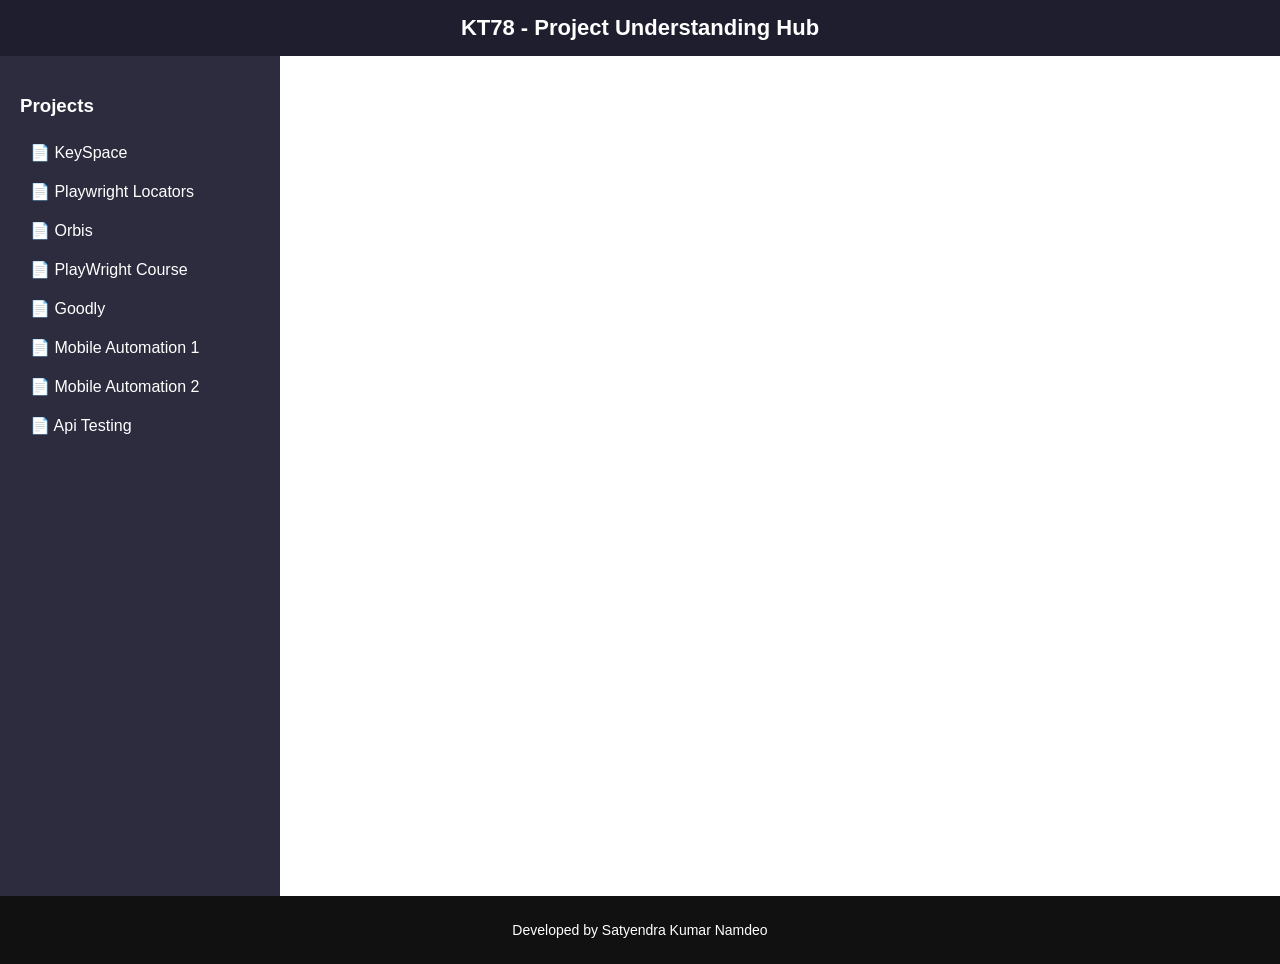
<file: index.html>
<!DOCTYPE html>
<html lang="en">
<head>
  <meta charset="UTF-8">
  <meta name="viewport" content="width=device-width, initial-scale=1.0">
  <title>KT78 - Project Understanding</title>
  <link rel="stylesheet" href="style.css">
  <style>
    .footer {
  background-color: #111;
  color: white;
  text-align: center;
  padding: 12px;
  font-size: 14px;
  width: 100%;
}
  </style>
</head>
<body>

  <header>
    <button class="menu-toggle" onclick="toggleSidebar()">☰</button>
    <h1>KT78 - Project Understanding Hub</h1>
  </header>

  <div class="container">

    <!-- Sidebar -->
    <aside class="sidebar" id="sidebar">
      <h3>Projects</h3>
      <ul>
        <li onclick="loadPage('pages/KeySpace.html')">📄 KeySpace</li>
        <li onclick="loadPage('pages/playwrightLocators.html')">📄 Playwright Locators</li>
        <li onclick="loadPage('pages/orbis_social_presentation.pdf')">📄 Orbis</li>
        <li onclick="loadPage('pages/playwright_course.pdf')">📄 PlayWright Course</li> 
        <li onclick="loadPage('pages/goodly_documentation.html')">📄 Goodly</li>
        <li onclick ="loadPage('pages/mobile_automation_curriculum.html')">📄 Mobile Automation 1</li>
        <li onclick ="loadPage('pages/playwright-mobile-automation.html')"> 📄 Mobile Automation 2 </li>
        <li onclick ="loadPage('pages/api-testing.html')"> 📄 Api Testing </li>
      </ul>
    </aside>

    <!-- Content -->
    <main class="content">
      <iframe id="viewer" src=""></iframe>
    </main>

  </div>

  <!-- Footer -->
  <footer class="footer">
    <p>Developed by Satyendra Kumar Namdeo</p>
  </footer>

  <script>
    function toggleSidebar() {
      document.getElementById("sidebar").classList.toggle("active");
    }

    function loadPage(page) {
      document.getElementById("viewer").src = page;

      // auto close sidebar on mobile after click
      if (window.innerWidth < 768) {
        document.getElementById("sidebar").classList.remove("active");
      }
    }
  </script>

</body>
</html>
</file>
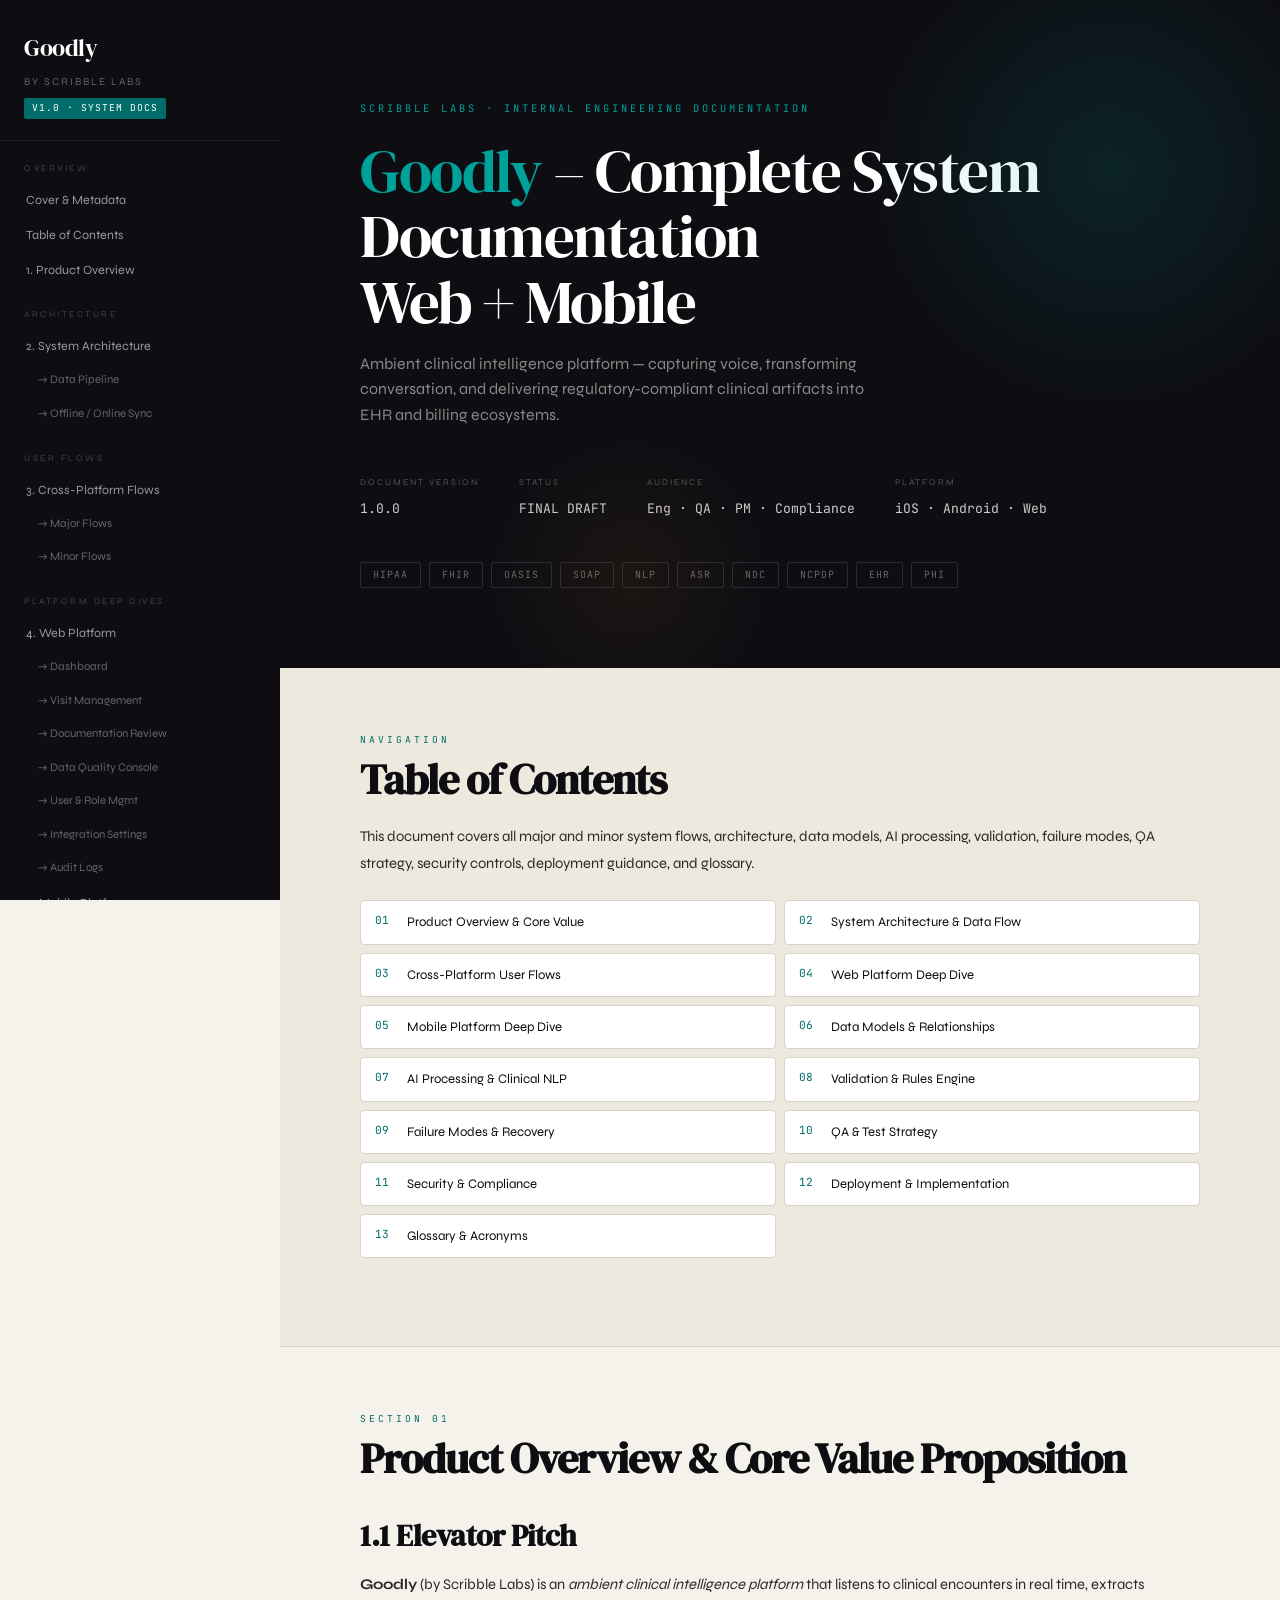
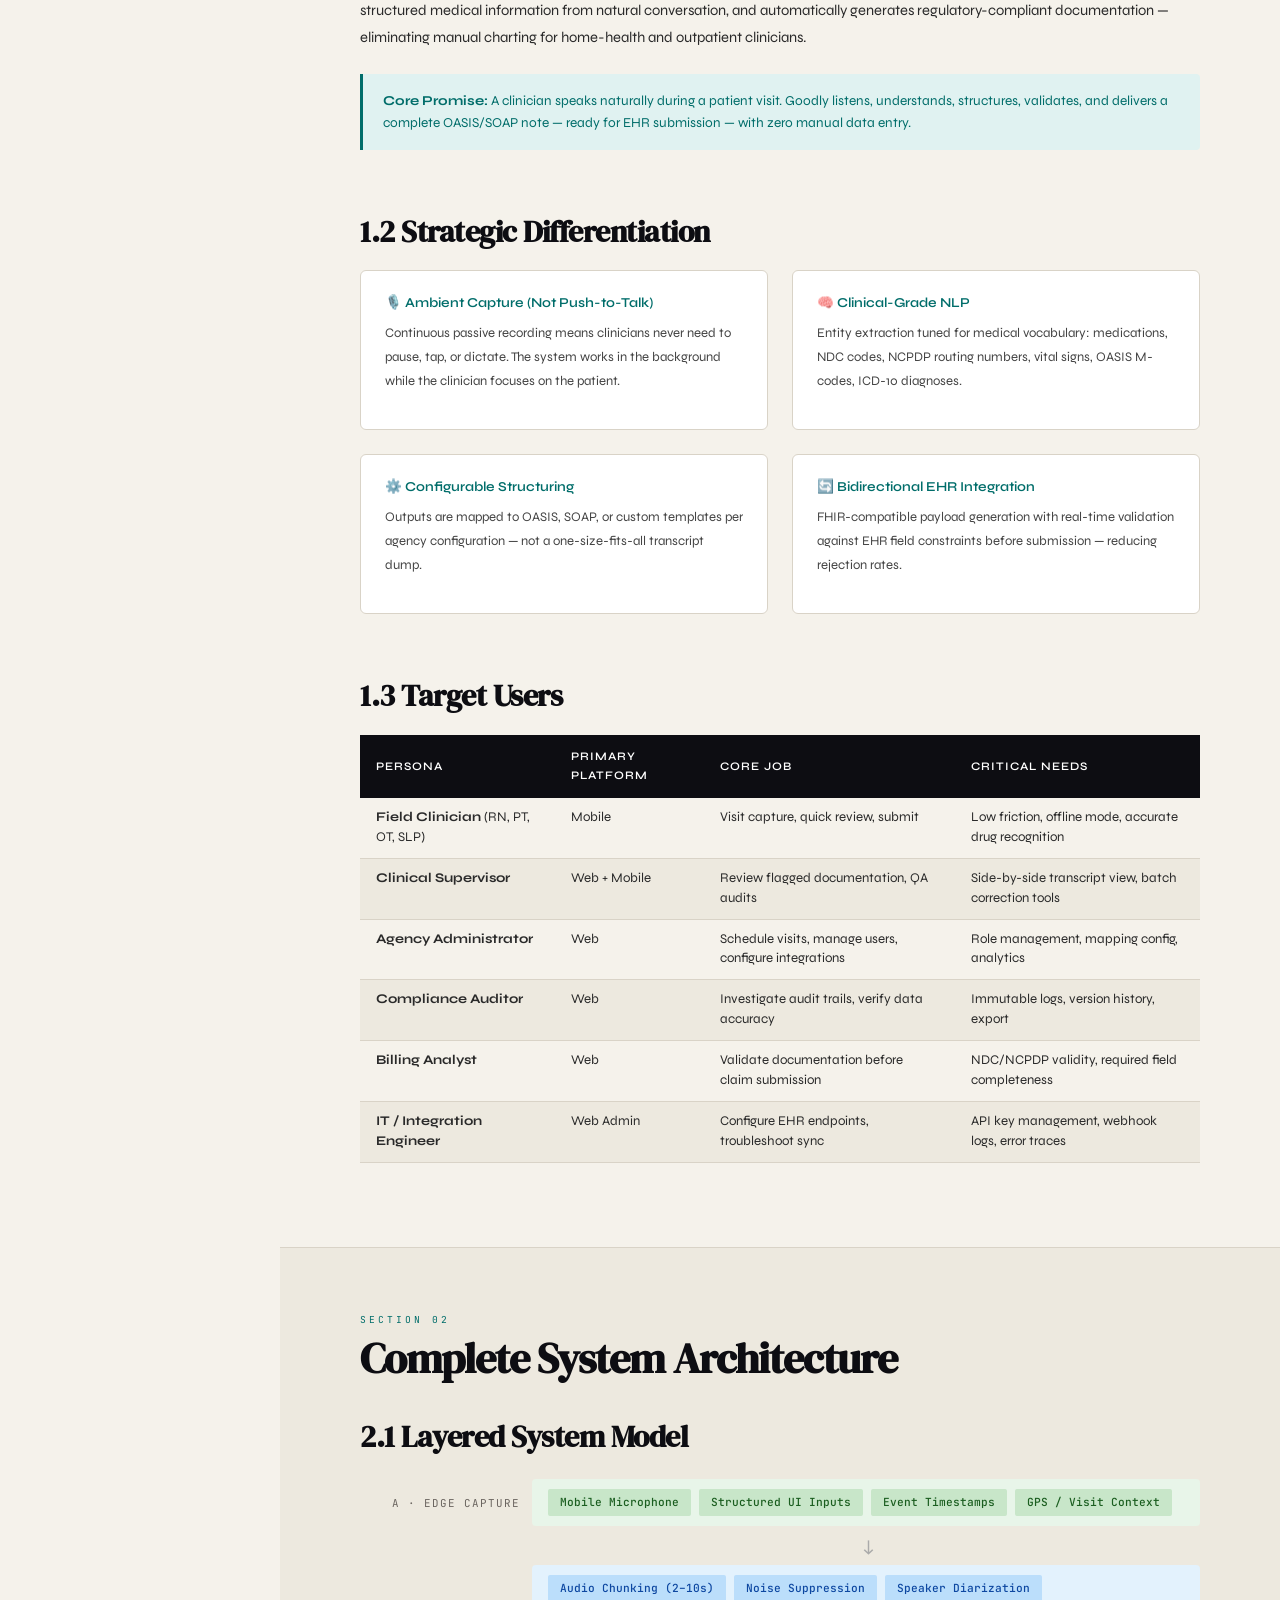
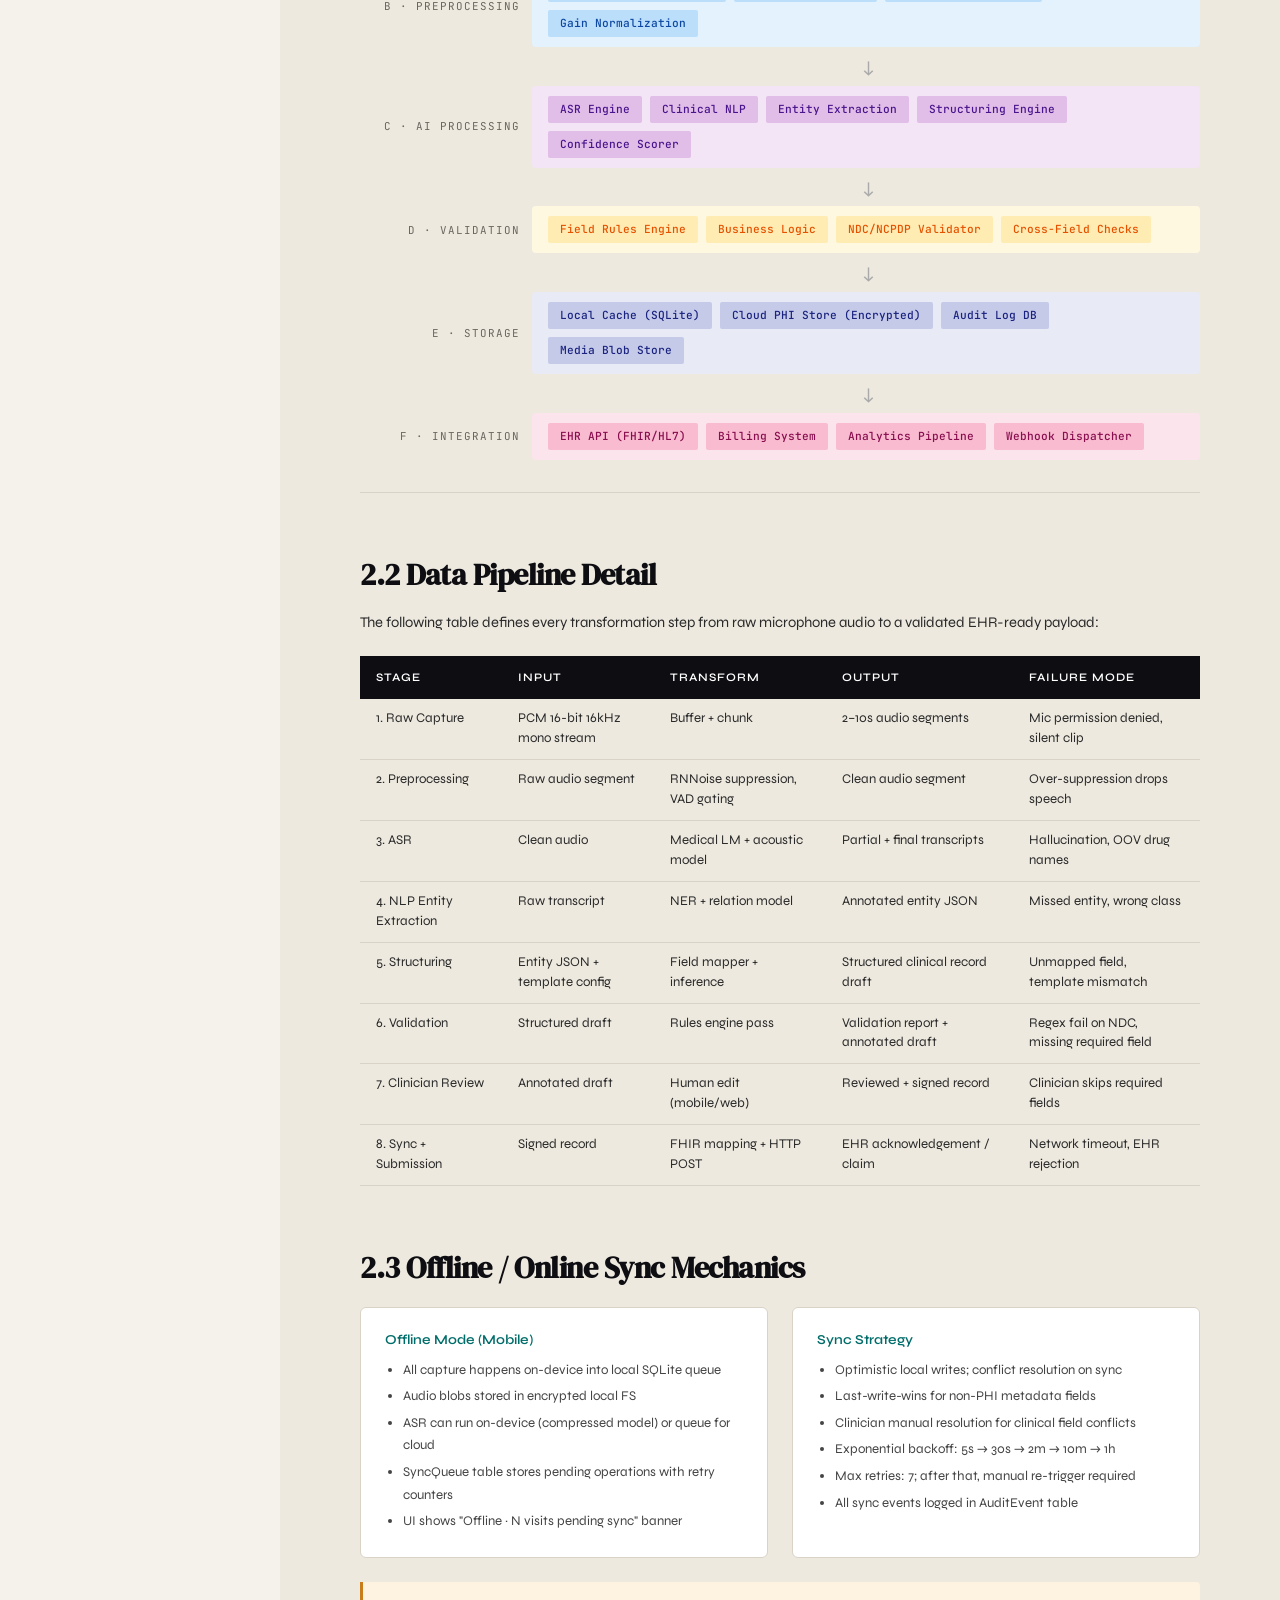
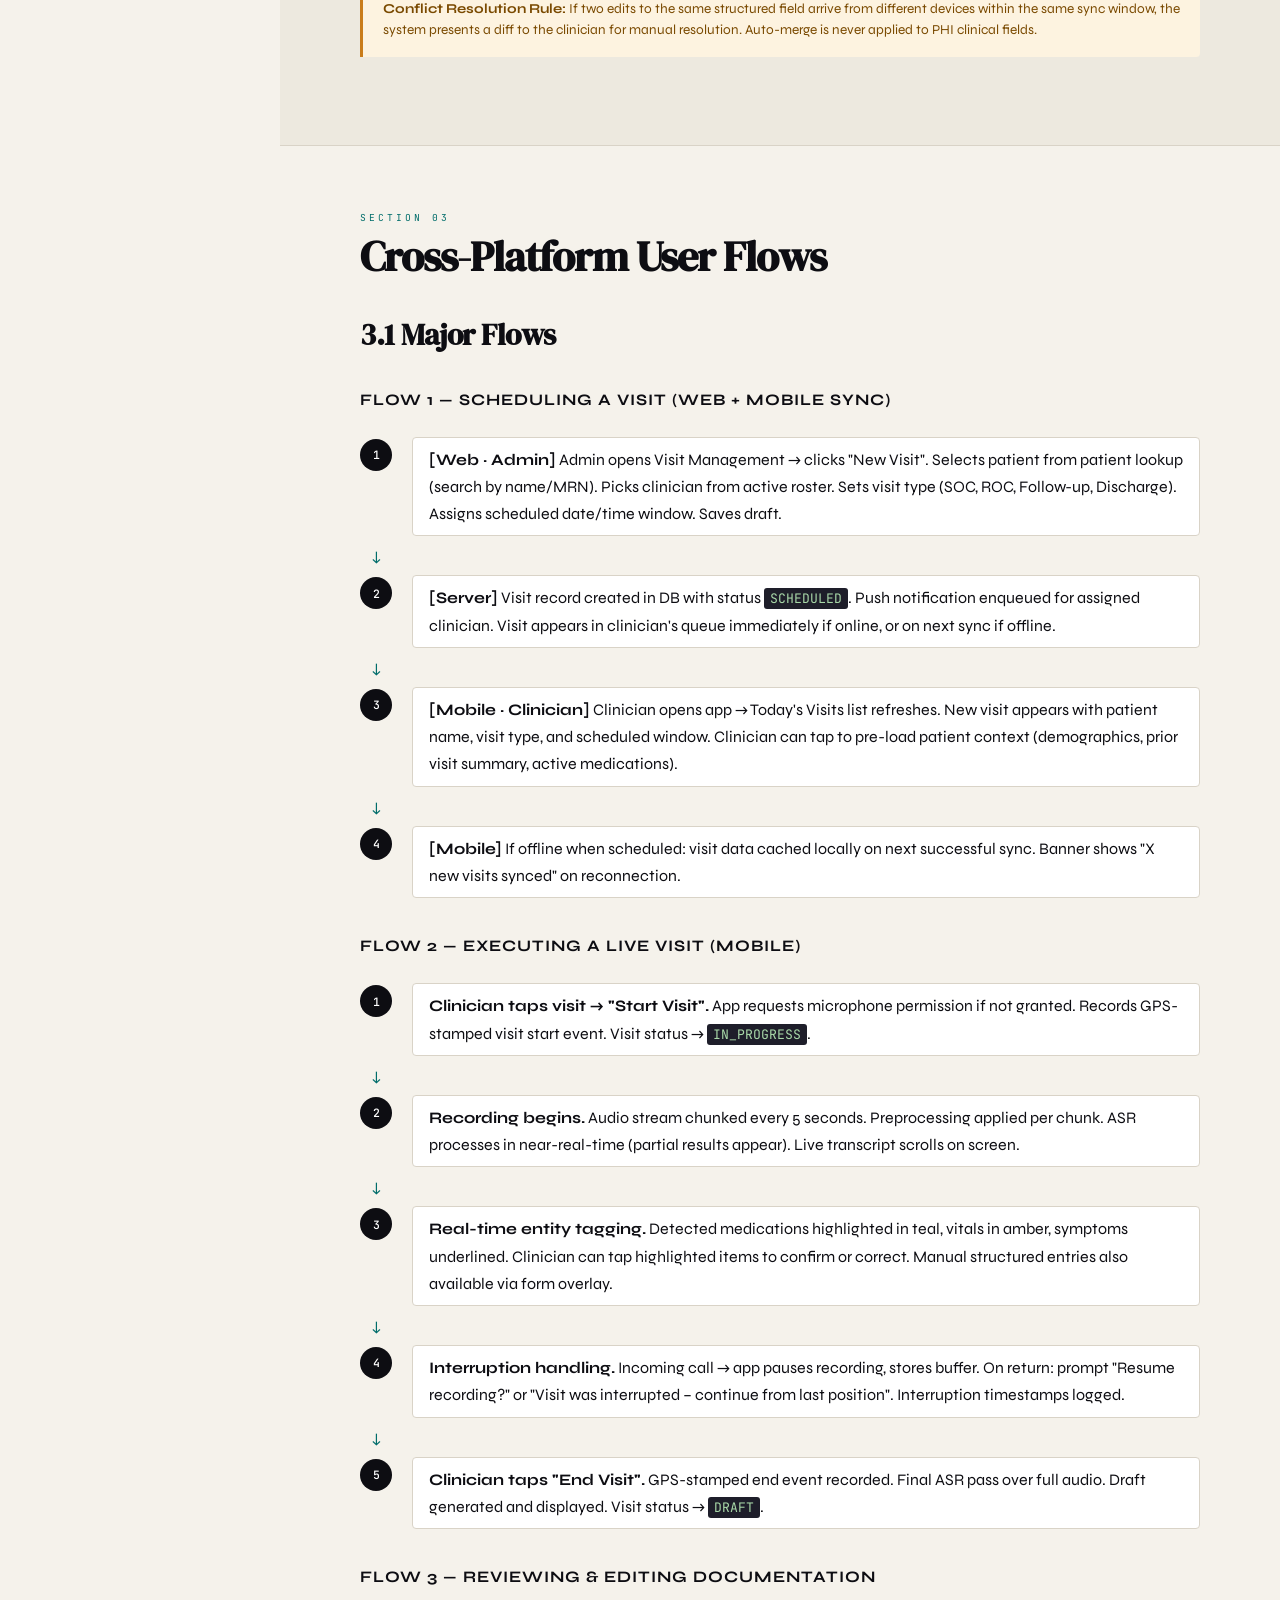
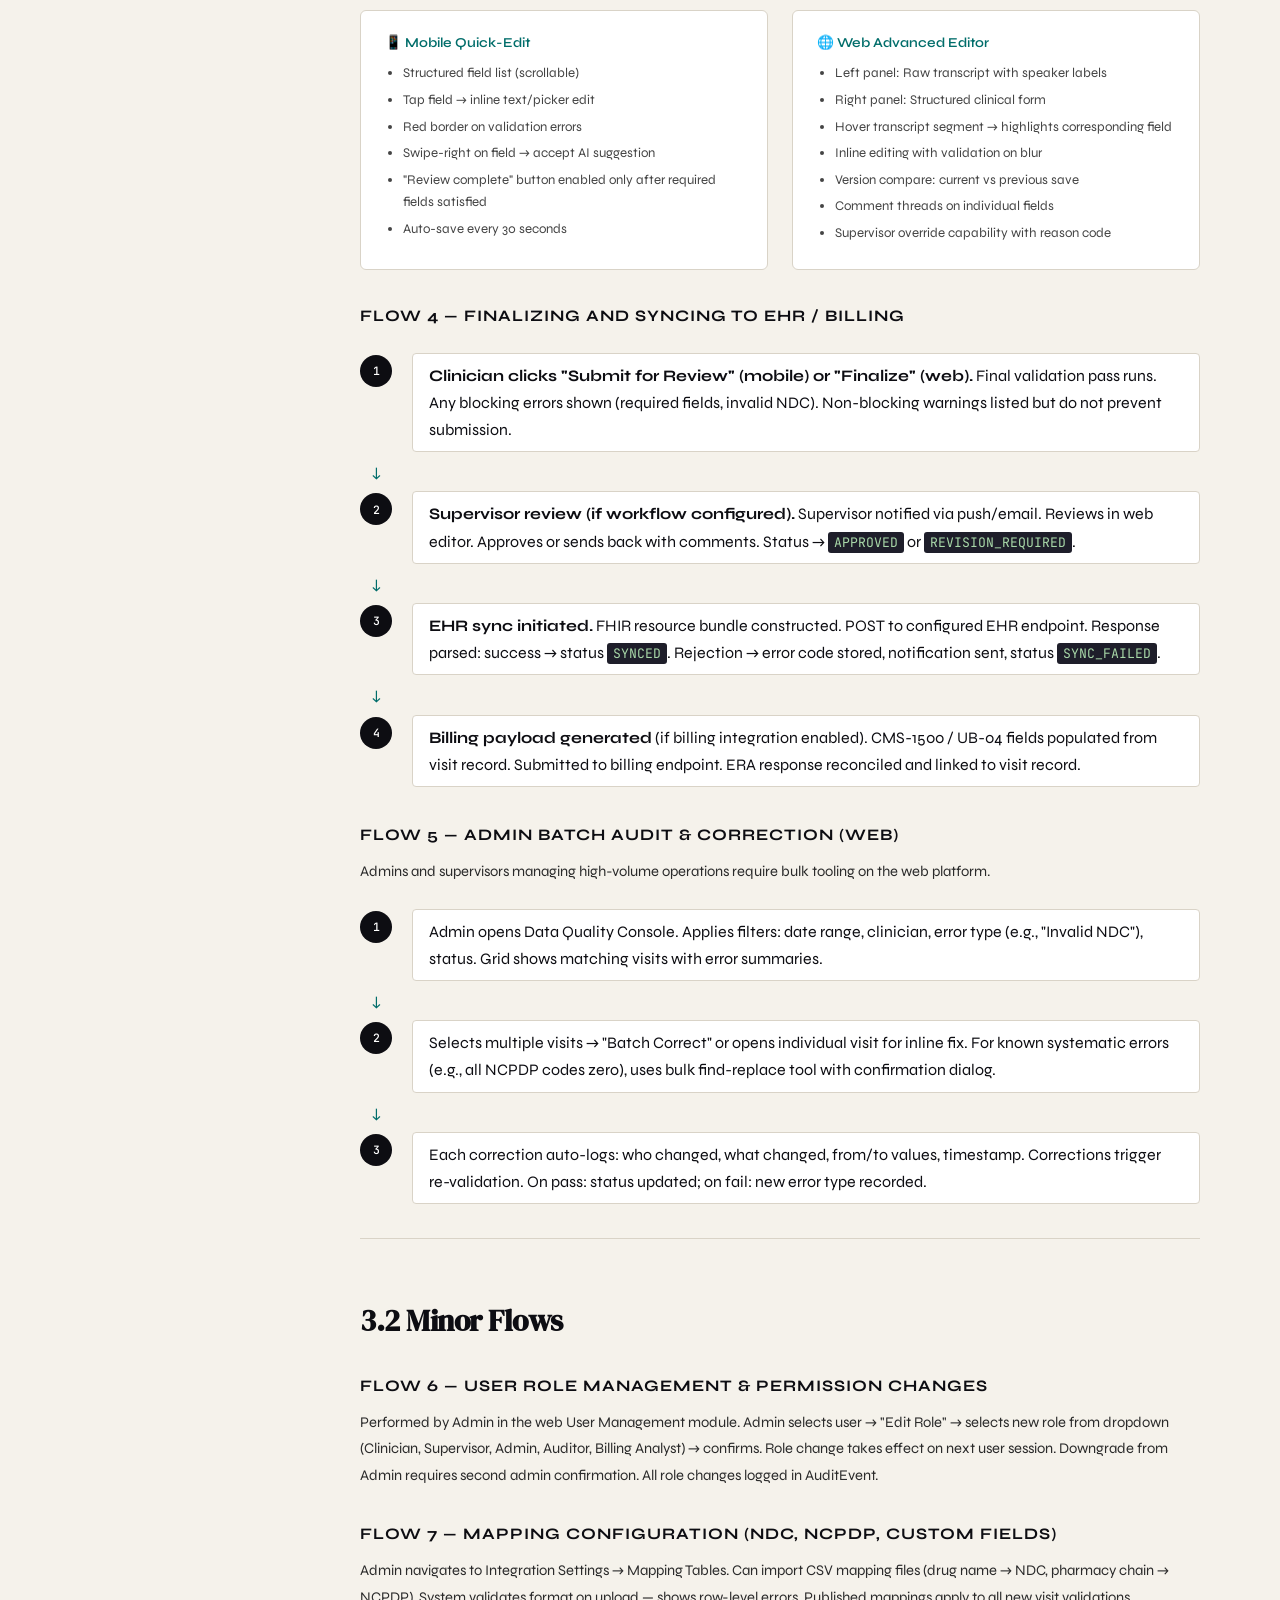
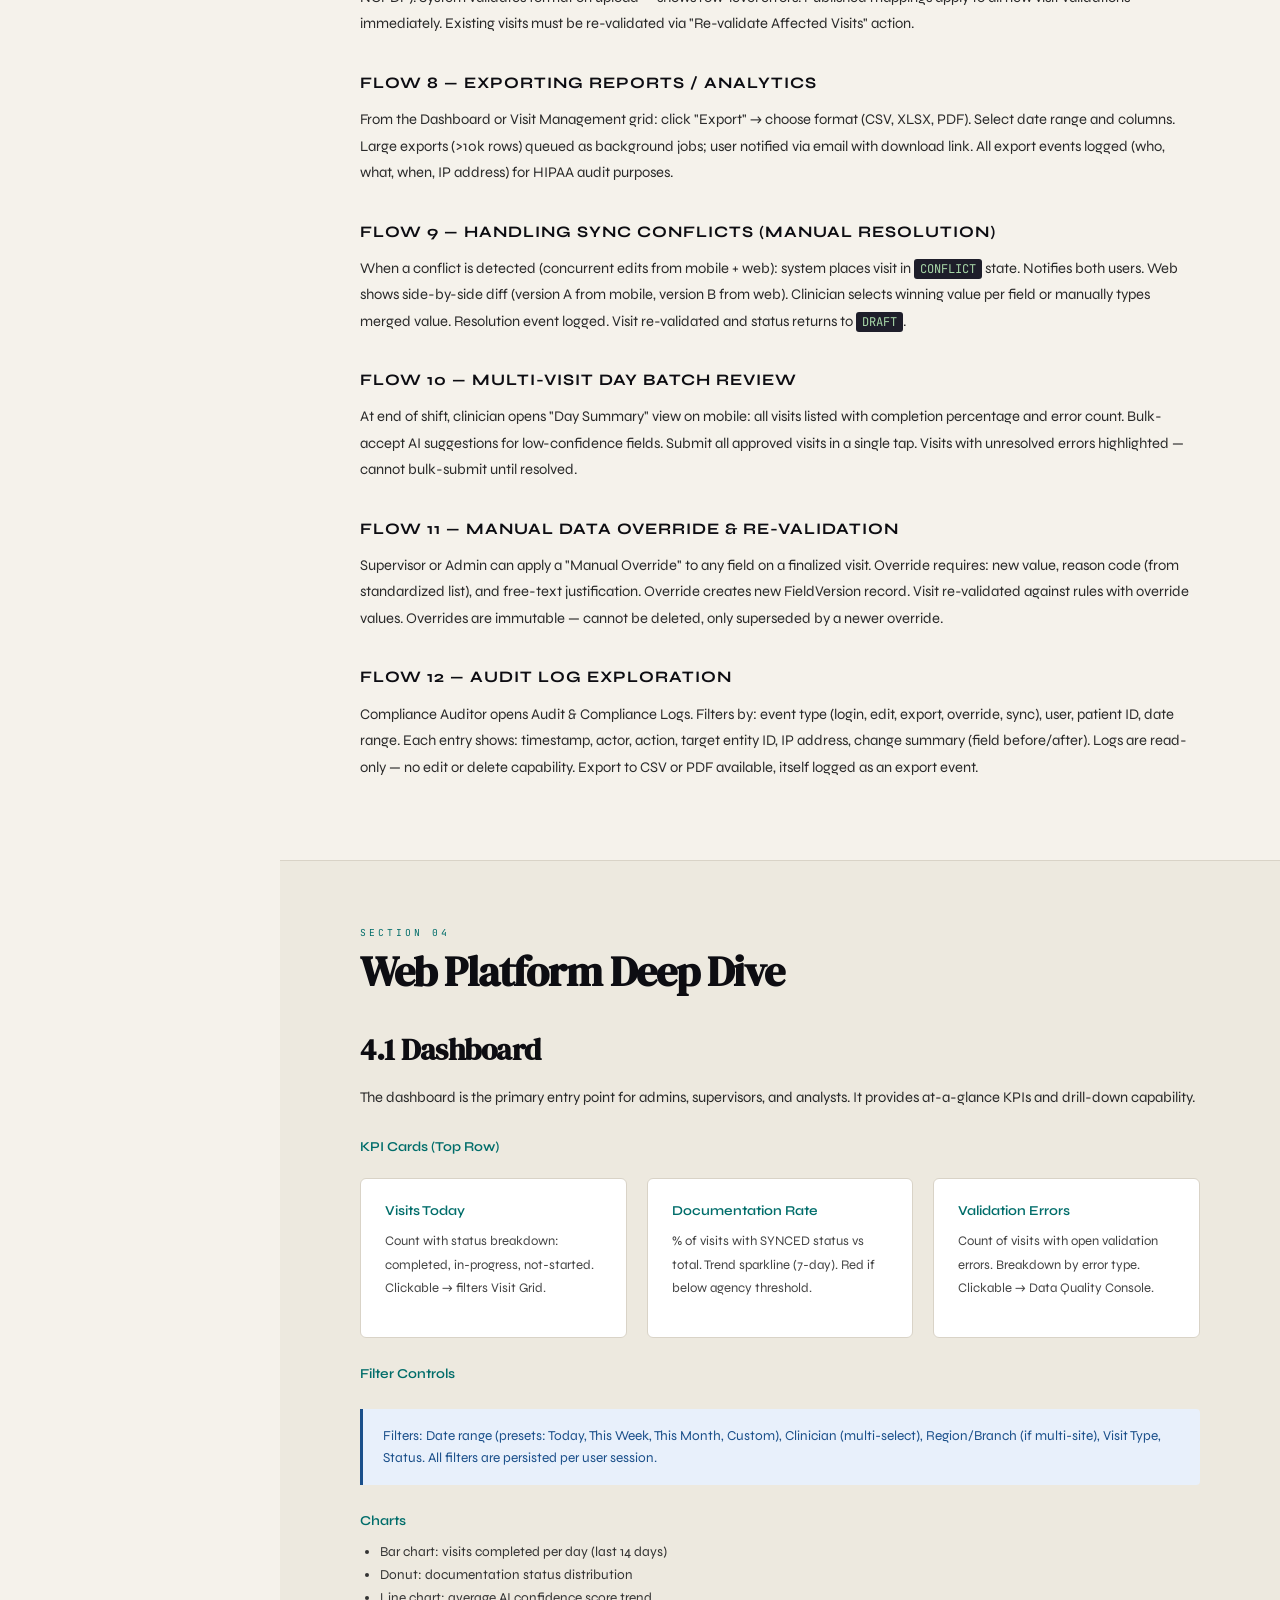
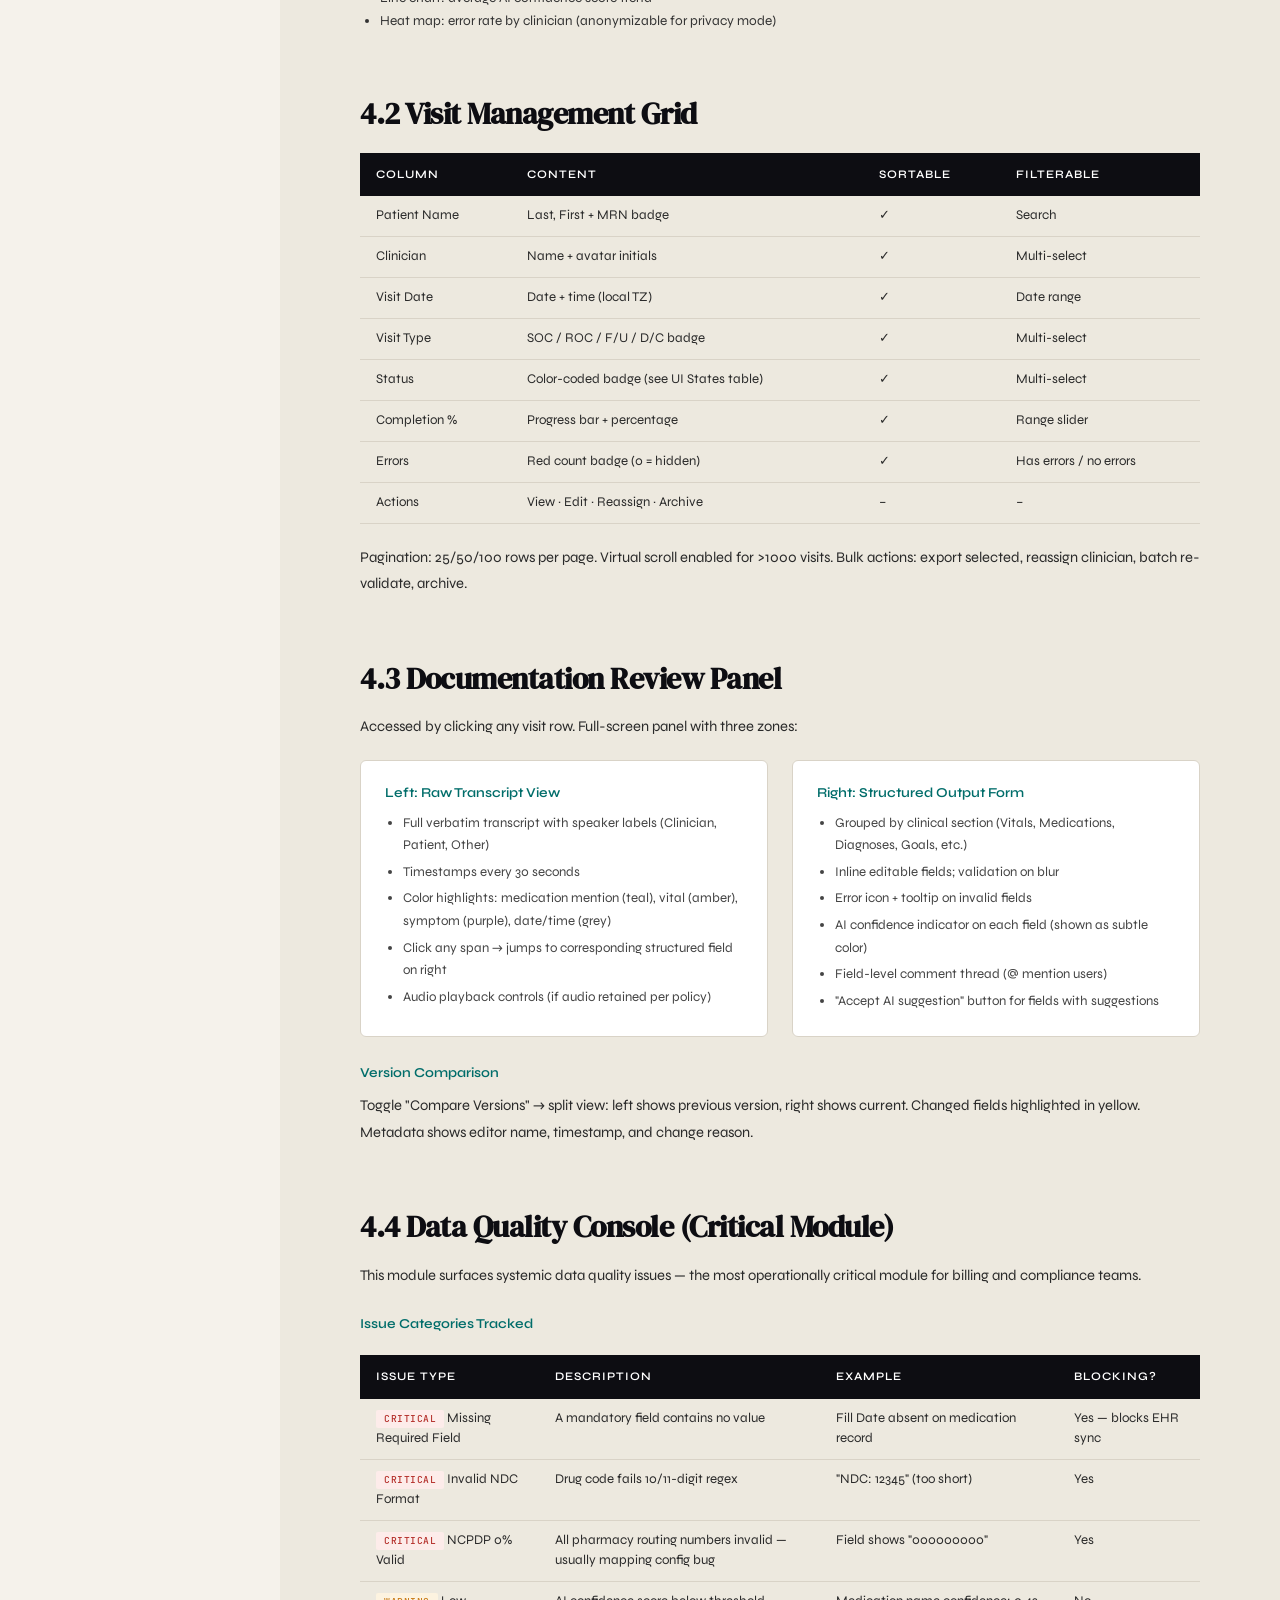
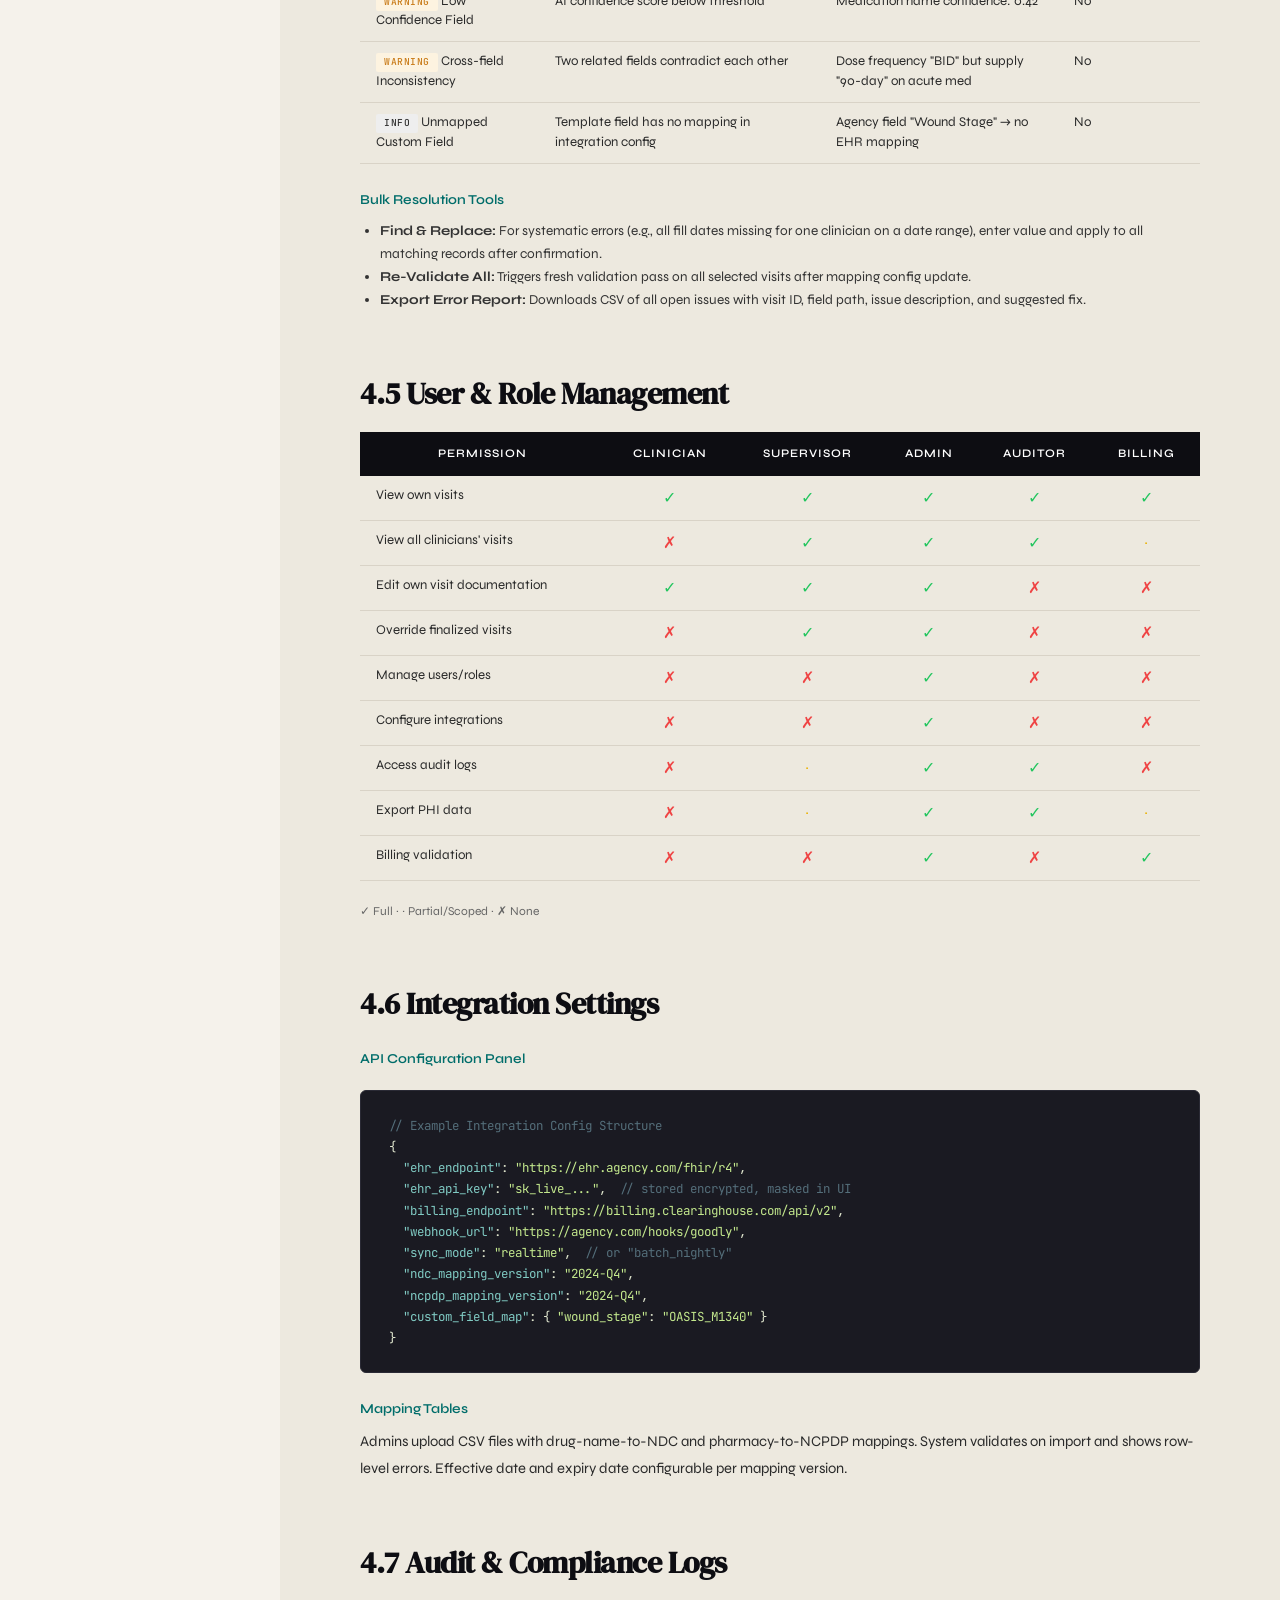
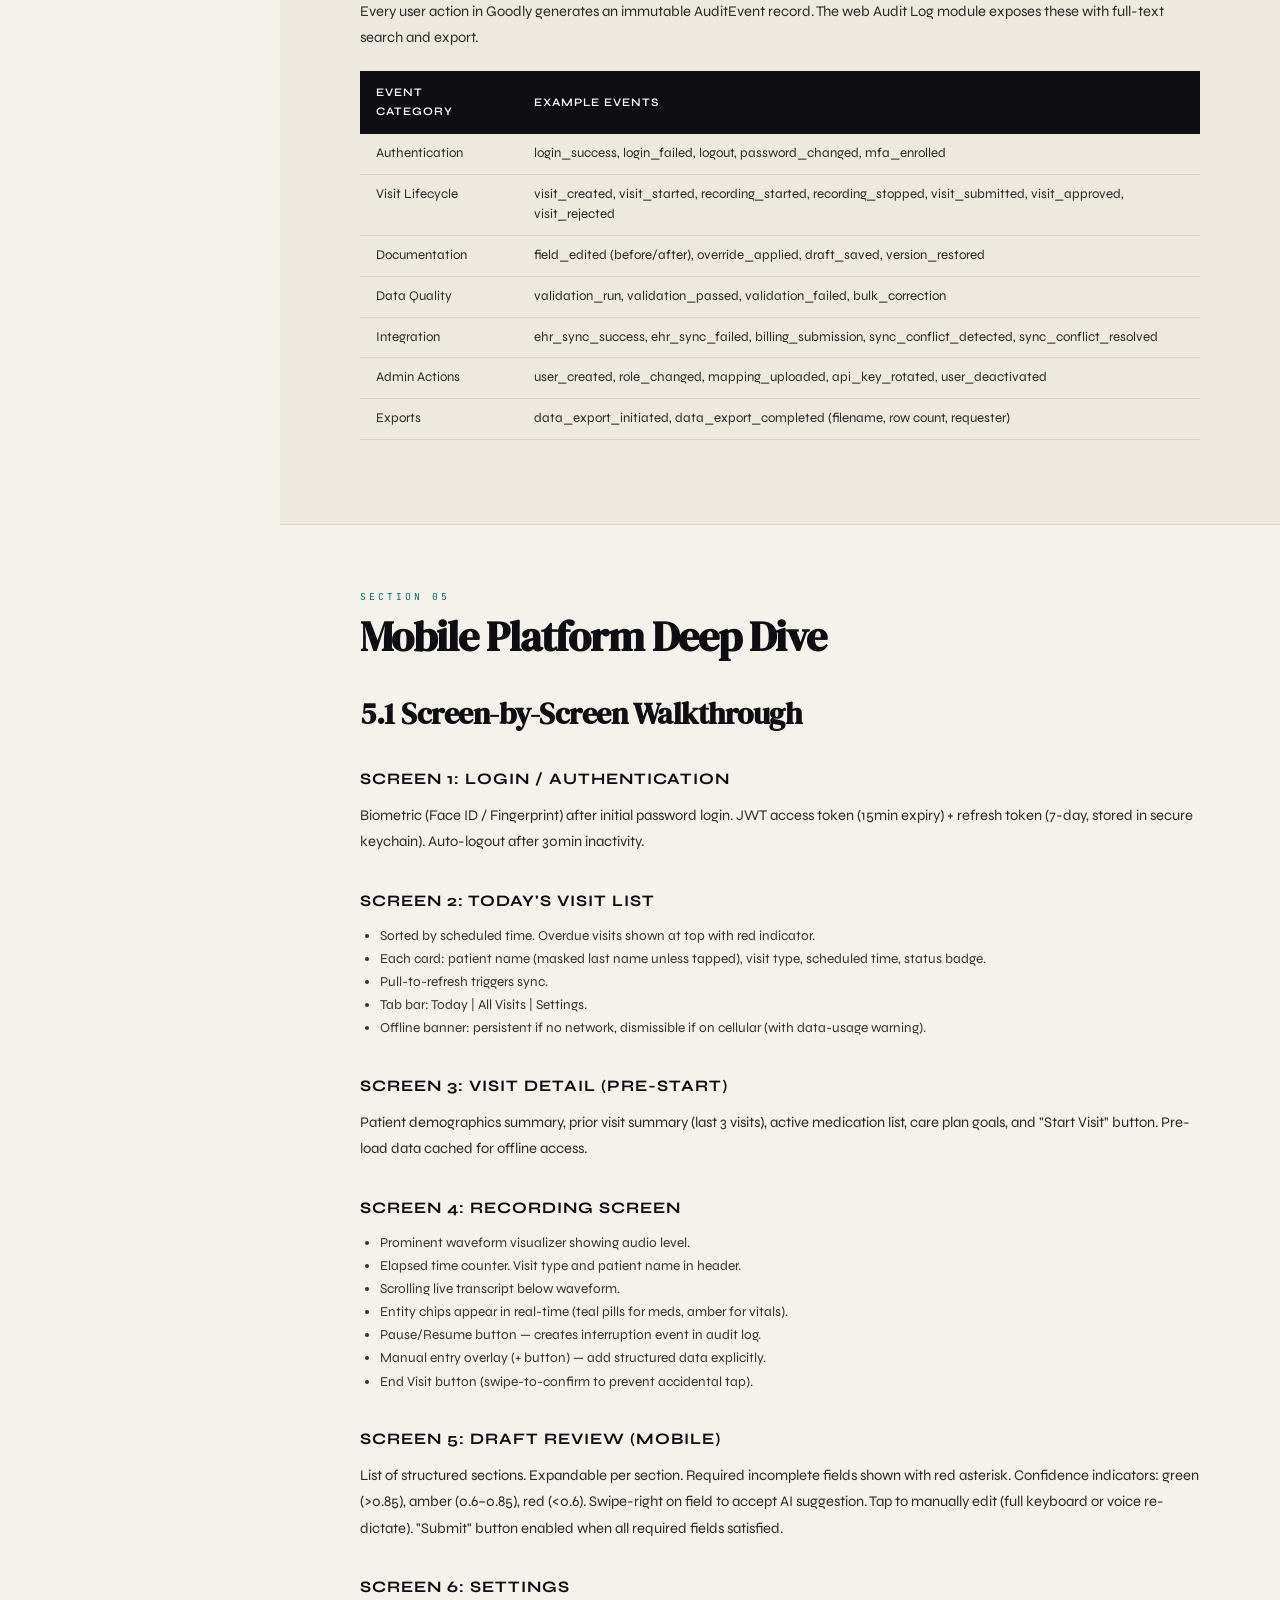
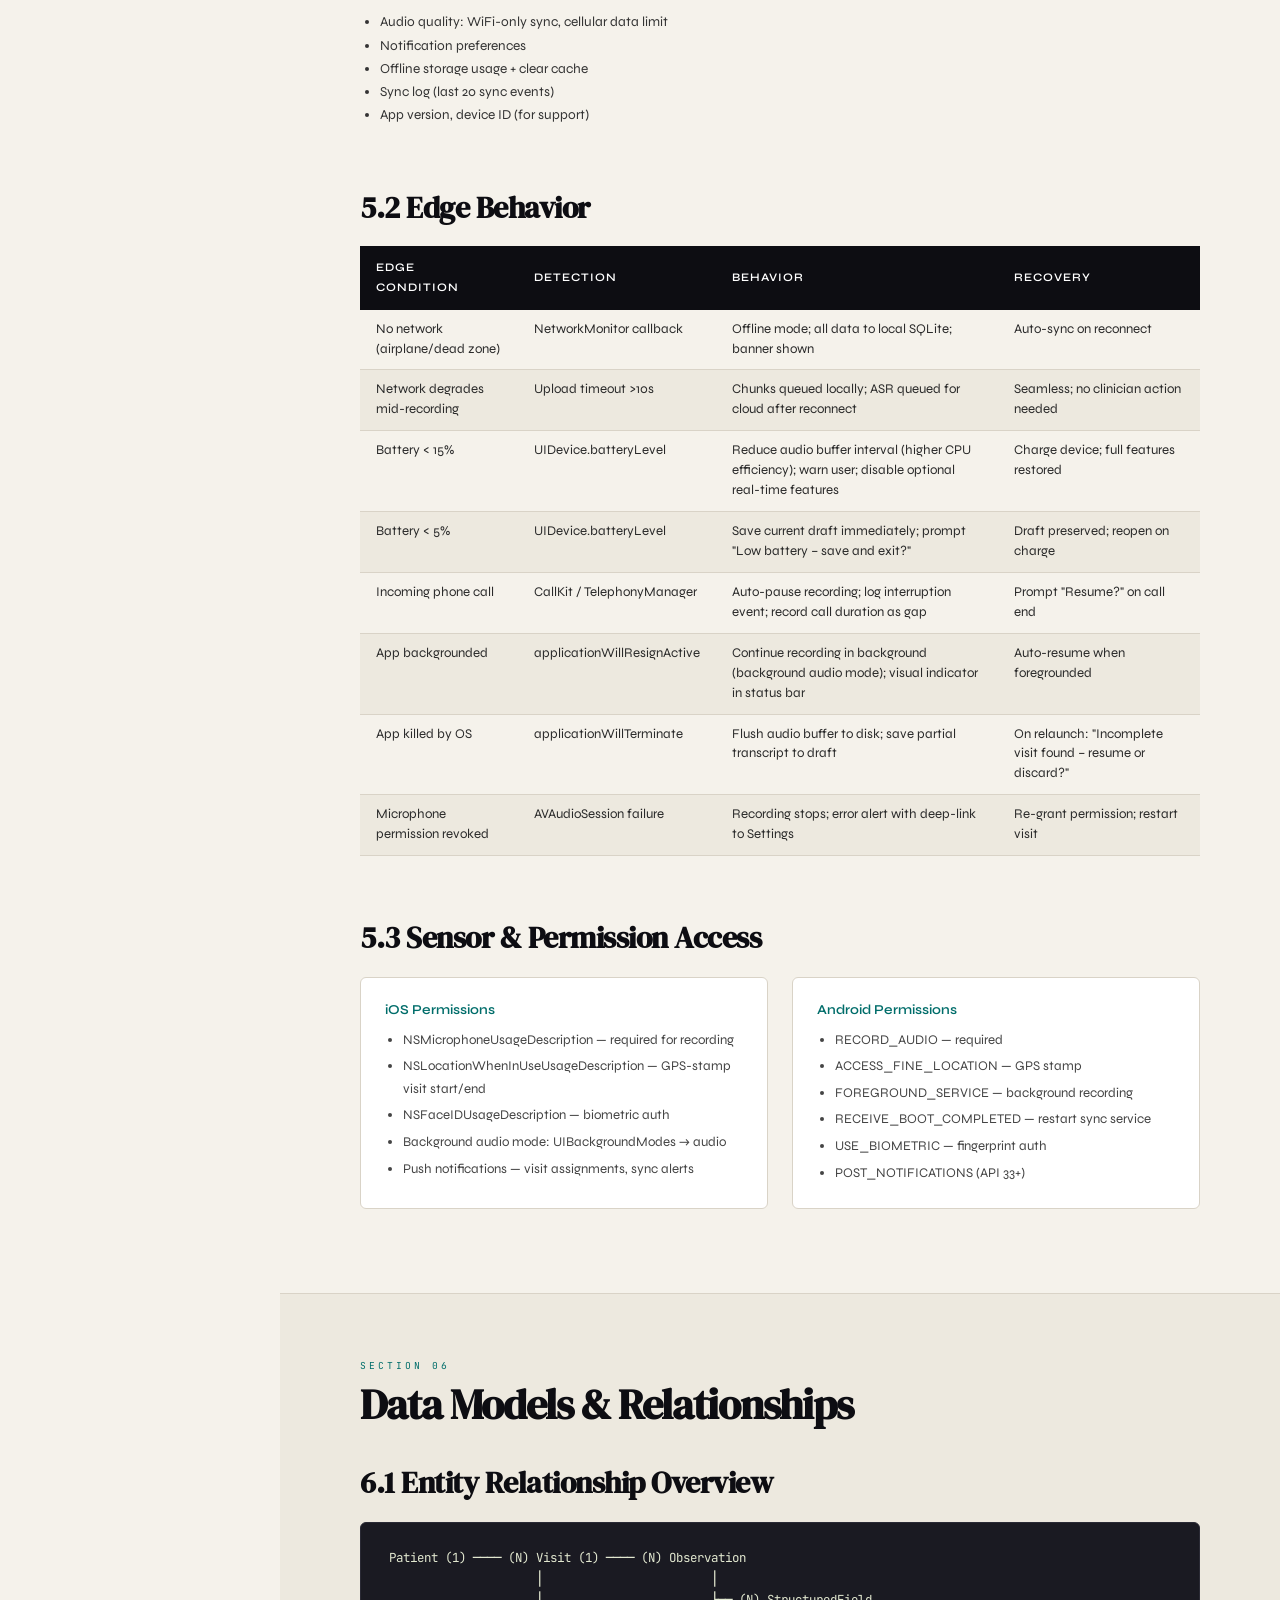
<file: pages/goodly_documentation.html>
<!DOCTYPE html>
<html lang="en">
<head>
<meta charset="UTF-8">
<meta name="viewport" content="width=device-width, initial-scale=1.0">
<title>Goodly by Scribble Labs – Complete System Documentation</title>
<link href="https://fonts.googleapis.com/css2?family=DM+Serif+Display:ital@0;1&family=JetBrains+Mono:wght@300;400;500&family=Syne:wght@400;500;600;700;800&display=swap" rel="stylesheet">
<style>
:root {
  --ink: #0d0d12;
  --paper: #f5f2eb;
  --cream: #ede9df;
  --teal: #006d6a;
  --teal-light: #00a09b;
  --teal-muted: #e0f2f1;
  --amber: #c97c1a;
  --amber-light: #fdf3e0;
  --red: #b5312c;
  --red-light: #fdecea;
  --blue: #1a4f8a;
  --blue-light: #e8f0fb;
  --border: #d9d3c7;
  --muted: #6b6560;
  --code-bg: #1a1a22;
  --code-fg: #e2e8d0;
}

*, *::before, *::after { box-sizing: border-box; margin: 0; padding: 0; }

html { scroll-behavior: smooth; font-size: 16px; }

body {
  background: var(--paper);
  color: var(--ink);
  font-family: 'Syne', sans-serif;
  font-weight: 400;
  line-height: 1.7;
}

/* ── SIDEBAR NAV ── */
#sidebar {
  position: fixed;
  top: 0; left: 0;
  width: 280px; height: 100vh;
  background: var(--ink);
  overflow-y: auto;
  z-index: 100;
  padding: 0 0 40px;
  scrollbar-width: thin;
  scrollbar-color: var(--teal) transparent;
}
#sidebar::-webkit-scrollbar { width: 4px; }
#sidebar::-webkit-scrollbar-thumb { background: var(--teal); border-radius: 2px; }

.sidebar-brand {
  padding: 28px 24px 20px;
  border-bottom: 1px solid #1e1e2a;
}
.sidebar-brand .logo {
  font-family: 'DM Serif Display', serif;
  font-size: 1.5rem;
  color: #fff;
  letter-spacing: -0.5px;
}
.sidebar-brand .sub {
  font-size: 0.65rem;
  color: #666;
  text-transform: uppercase;
  letter-spacing: 2px;
  margin-top: 4px;
}
.sidebar-brand .version {
  display: inline-block;
  margin-top: 8px;
  background: var(--teal);
  color: #fff;
  font-size: 0.6rem;
  font-family: 'JetBrains Mono', monospace;
  padding: 2px 8px;
  border-radius: 2px;
  text-transform: uppercase;
  letter-spacing: 1px;
}

.nav-section-title {
  font-size: 0.55rem;
  text-transform: uppercase;
  letter-spacing: 2.5px;
  color: #444;
  padding: 20px 24px 6px;
}
.nav-item {
  display: block;
  padding: 7px 24px;
  font-size: 0.78rem;
  color: #999;
  text-decoration: none;
  transition: all 0.15s;
  border-left: 2px solid transparent;
}
.nav-item:hover, .nav-item.active {
  color: #fff;
  border-left-color: var(--teal);
  background: rgba(0,109,106,0.1);
}
.nav-item.sub { padding-left: 36px; font-size: 0.72rem; color: #666; }
.nav-item.sub:hover { color: var(--teal-light); }

/* ── MAIN CONTENT ── */
#main {
  margin-left: 280px;
  min-height: 100vh;
}

/* ── COVER ── */
#cover {
  background: var(--ink);
  color: #fff;
  padding: 100px 80px 80px;
  position: relative;
  overflow: hidden;
}
#cover::before {
  content: '';
  position: absolute;
  top: -80px; right: -80px;
  width: 500px; height: 500px;
  background: radial-gradient(circle, rgba(0,160,155,0.15) 0%, transparent 70%);
  border-radius: 50%;
}
#cover::after {
  content: '';
  position: absolute;
  bottom: -60px; left: 200px;
  width: 300px; height: 300px;
  background: radial-gradient(circle, rgba(201,124,26,0.08) 0%, transparent 70%);
  border-radius: 50%;
}
.cover-eyebrow {
  font-size: 0.65rem;
  text-transform: uppercase;
  letter-spacing: 3px;
  color: var(--teal-light);
  font-family: 'JetBrains Mono', monospace;
  margin-bottom: 20px;
}
.cover-title {
  font-family: 'DM Serif Display', serif;
  font-size: 3.8rem;
  line-height: 1.08;
  letter-spacing: -1.5px;
  max-width: 700px;
  margin-bottom: 16px;
}
.cover-title em {
  color: var(--teal-light);
  font-style: normal;
}
.cover-subtitle {
  font-size: 1rem;
  color: #888;
  max-width: 520px;
  line-height: 1.6;
  margin-bottom: 48px;
}
.cover-meta {
  display: flex;
  gap: 40px;
  flex-wrap: wrap;
}
.cover-meta-item label {
  display: block;
  font-size: 0.55rem;
  text-transform: uppercase;
  letter-spacing: 2px;
  color: #555;
  margin-bottom: 4px;
}
.cover-meta-item span {
  font-size: 0.82rem;
  color: #ccc;
  font-family: 'JetBrains Mono', monospace;
}
.cover-tags {
  margin-top: 40px;
  display: flex;
  gap: 8px;
  flex-wrap: wrap;
}
.tag {
  font-size: 0.62rem;
  padding: 4px 12px;
  border: 1px solid #2a2a35;
  border-radius: 2px;
  color: #666;
  font-family: 'JetBrains Mono', monospace;
  text-transform: uppercase;
  letter-spacing: 1px;
}

/* ── PAGE SECTIONS ── */
.page-section {
  padding: 64px 80px;
  border-bottom: 1px solid var(--border);
}
.page-section:last-child { border-bottom: none; }
.page-section.alt { background: var(--cream); }
.page-section.dark { background: #0d0d12; color: #ccc; }

/* ── SECTION HEADERS ── */
.section-number {
  font-family: 'JetBrains Mono', monospace;
  font-size: 0.6rem;
  color: var(--teal);
  text-transform: uppercase;
  letter-spacing: 3px;
  margin-bottom: 8px;
}
h1 {
  font-family: 'DM Serif Display', serif;
  font-size: 2.6rem;
  letter-spacing: -1px;
  line-height: 1.12;
  margin-bottom: 20px;
  color: var(--ink);
}
h2 {
  font-family: 'DM Serif Display', serif;
  font-size: 1.9rem;
  letter-spacing: -0.5px;
  line-height: 1.2;
  margin: 48px 0 16px;
  color: var(--ink);
  padding-top: 16px;
}
h2:first-of-type { margin-top: 0; }
h3 {
  font-family: 'Syne', sans-serif;
  font-size: 1rem;
  font-weight: 700;
  margin: 32px 0 10px;
  color: var(--ink);
  text-transform: uppercase;
  letter-spacing: 1px;
}
h4 {
  font-family: 'Syne', sans-serif;
  font-size: 0.85rem;
  font-weight: 600;
  margin: 24px 0 8px;
  color: var(--teal);
}
p { margin-bottom: 16px; font-size: 0.92rem; color: #2a2a2a; line-height: 1.8; }
.dark p { color: #aaa; }

/* ── CALLOUT BOXES ── */
.callout {
  border-left: 3px solid;
  padding: 16px 20px;
  margin: 24px 0;
  border-radius: 0 4px 4px 0;
  font-size: 0.85rem;
  line-height: 1.6;
}
.callout.info { border-color: var(--blue); background: var(--blue-light); color: var(--blue); }
.callout.warn { border-color: var(--amber); background: var(--amber-light); color: #7a4a00; }
.callout.danger { border-color: var(--red); background: var(--red-light); color: var(--red); }
.callout.success { border-color: var(--teal); background: var(--teal-muted); color: var(--teal); }
.callout strong { font-weight: 700; }

/* ── CODE BLOCKS ── */
pre {
  background: var(--code-bg);
  color: var(--code-fg);
  border-radius: 6px;
  padding: 24px 28px;
  overflow-x: auto;
  font-family: 'JetBrains Mono', monospace;
  font-size: 0.78rem;
  line-height: 1.7;
  margin: 20px 0;
  border: 1px solid #2a2a35;
}
code {
  font-family: 'JetBrains Mono', monospace;
  font-size: 0.82em;
  background: #1e1e2a;
  color: #a8d8a8;
  padding: 2px 6px;
  border-radius: 3px;
}
pre code { background: none; color: inherit; padding: 0; font-size: 1em; }
.kw { color: #c792ea; }
.str { color: #c3e88d; }
.num { color: #f78c6c; }
.cmt { color: #546e7a; }
.key { color: #80cbc4; }

/* ── TABLES ── */
.table-wrap { overflow-x: auto; margin: 20px 0; }
table { width: 100%; border-collapse: collapse; font-size: 0.83rem; }
thead tr { background: var(--ink); color: #fff; }
thead th {
  padding: 12px 16px;
  text-align: left;
  font-weight: 600;
  font-size: 0.72rem;
  text-transform: uppercase;
  letter-spacing: 1px;
}
tbody tr { border-bottom: 1px solid var(--border); }
tbody tr:nth-child(even) { background: var(--cream); }
tbody td { padding: 10px 16px; color: #2a2a2a; vertical-align: top; line-height: 1.5; }
.dark thead tr { background: #1a1a22; }
.dark tbody tr { border-color: #2a2a35; }
.dark tbody tr:nth-child(even) { background: #121218; }
.dark tbody td { color: #aaa; }

/* ── BADGES ── */
.badge {
  display: inline-block;
  font-size: 0.6rem;
  padding: 2px 8px;
  border-radius: 2px;
  font-family: 'JetBrains Mono', monospace;
  font-weight: 500;
  text-transform: uppercase;
  letter-spacing: 0.5px;
}
.badge-teal { background: var(--teal-muted); color: var(--teal); }
.badge-red { background: var(--red-light); color: var(--red); }
.badge-amber { background: var(--amber-light); color: var(--amber); }
.badge-blue { background: var(--blue-light); color: var(--blue); }
.badge-ink { background: #eee; color: #333; }

/* ── FLOW STEPS ── */
.flow-steps { margin: 24px 0; }
.flow-step {
  display: flex;
  gap: 20px;
  margin-bottom: 2px;
  align-items: flex-start;
}
.flow-step-num {
  flex-shrink: 0;
  width: 32px; height: 32px;
  background: var(--ink);
  color: #fff;
  border-radius: 50%;
  display: flex; align-items: center; justify-content: center;
  font-family: 'JetBrains Mono', monospace;
  font-size: 0.72rem;
  font-weight: 500;
  margin-top: 2px;
}
.flow-step-content {
  flex: 1;
  padding: 8px 16px;
  border: 1px solid var(--border);
  border-radius: 4px;
  margin-bottom: 2px;
  background: #fff;
}
.flow-step-connector {
  width: 32px;
  display: flex;
  justify-content: center;
  padding: 4px 0;
  color: var(--teal);
  font-size: 1rem;
}

/* ── GRID LAYOUTS ── */
.two-col { display: grid; grid-template-columns: 1fr 1fr; gap: 24px; margin: 20px 0; }
.three-col { display: grid; grid-template-columns: 1fr 1fr 1fr; gap: 20px; margin: 20px 0; }
.card {
  border: 1px solid var(--border);
  border-radius: 6px;
  padding: 20px 24px;
  background: #fff;
}
.card.dark-card {
  background: #131318;
  border-color: #2a2a35;
  color: #ccc;
}
.card h4 { margin-top: 0; }
.card ul { font-size: 0.83rem; color: #444; padding-left: 18px; }
.card ul li { margin-bottom: 4px; }
.dark-card ul { color: #888; }

/* ── MERMAID (rendered as styled diagram) ── */
.diagram-box {
  border: 1px solid var(--border);
  border-radius: 6px;
  padding: 28px;
  background: #fff;
  margin: 20px 0;
  font-family: 'JetBrains Mono', monospace;
  font-size: 0.75rem;
  line-height: 1.8;
  color: #333;
}
.diagram-box .diagram-title {
  font-size: 0.6rem;
  text-transform: uppercase;
  letter-spacing: 2px;
  color: var(--teal);
  margin-bottom: 16px;
  font-family: 'Syne', sans-serif;
}

/* ── ARCH DIAGRAM ── */
.arch-diagram { margin: 24px 0; }
.arch-layer {
  display: flex;
  align-items: center;
  gap: 12px;
  margin-bottom: 6px;
}
.arch-label {
  width: 160px;
  flex-shrink: 0;
  font-size: 0.68rem;
  font-family: 'JetBrains Mono', monospace;
  text-transform: uppercase;
  letter-spacing: 1px;
  color: var(--muted);
  text-align: right;
}
.arch-bar {
  flex: 1;
  padding: 10px 16px;
  border-radius: 4px;
  font-size: 0.78rem;
  display: flex;
  gap: 8px;
  flex-wrap: wrap;
  align-items: center;
}
.arch-chip {
  display: inline-block;
  padding: 4px 12px;
  border-radius: 2px;
  font-size: 0.7rem;
  font-family: 'JetBrains Mono', monospace;
  font-weight: 500;
}
.arch-arrow { text-align: center; color: #aaa; font-size: 1.2rem; padding-left: 176px; }

/* ── STATUS INDICATOR ── */
.status-row { display: flex; align-items: center; gap: 10px; margin: 8px 0; font-size: 0.83rem; }
.status-dot { width: 8px; height: 8px; border-radius: 50%; flex-shrink: 0; }
.dot-green { background: #22c55e; }
.dot-yellow { background: #eab308; }
.dot-red { background: #ef4444; }
.dot-blue { background: #3b82f6; }
.dot-purple { background: #a855f7; }

/* ── SEPARATOR ── */
.sep { border: none; border-top: 1px solid var(--border); margin: 32px 0; }
hr.thick { border-top: 3px solid var(--ink); margin: 48px 0; }

/* ── SCHEMA FIELD ── */
.schema-table { width: 100%; border-collapse: collapse; margin: 12px 0; font-size: 0.78rem; }
.schema-table th { 
  background: #f0ede6; 
  padding: 8px 12px; 
  text-align: left;
  font-size: 0.65rem;
  text-transform: uppercase;
  letter-spacing: 1px;
  border-bottom: 2px solid var(--border);
}
.schema-table td { 
  padding: 8px 12px; 
  border-bottom: 1px solid var(--border); 
  vertical-align: top;
}
.schema-table tr:last-child td { border-bottom: none; }
.field-type { font-family: 'JetBrains Mono', monospace; color: var(--blue); font-size: 0.75em; }
.field-phi { color: var(--red); font-size: 0.65em; text-transform: uppercase; letter-spacing: 1px; }
.field-req { color: var(--teal); font-size: 0.65em; }

/* ── TOC ── */
.toc-grid { display: grid; grid-template-columns: 1fr 1fr; gap: 8px; margin: 24px 0; }
.toc-item {
  display: flex;
  align-items: flex-start;
  gap: 12px;
  padding: 10px 14px;
  border: 1px solid var(--border);
  border-radius: 4px;
  text-decoration: none;
  color: var(--ink);
  font-size: 0.82rem;
  transition: all 0.15s;
  background: #fff;
}
.toc-item:hover { border-color: var(--teal); color: var(--teal); }
.toc-num { font-family: 'JetBrains Mono', monospace; color: var(--teal); font-size: 0.7rem; width: 20px; flex-shrink: 0; }

/* ── ROLE MATRIX ── */
.role-matrix table th, .role-matrix table td { text-align: center; }
.role-matrix table td:first-child { text-align: left; }
.check { color: #22c55e; font-size: 1rem; }
.cross { color: #ef4444; font-size: 1rem; }
.partial { color: #eab308; font-size: 1rem; }

/* ── GLOSSARY ── */
.glossary-item { 
  display: grid; 
  grid-template-columns: 140px 1fr; 
  gap: 16px; 
  padding: 12px 0; 
  border-bottom: 1px solid var(--border); 
  font-size: 0.85rem;
}
.glossary-term { font-family: 'JetBrains Mono', monospace; color: var(--teal); font-weight: 500; }

@media print {
  #sidebar { display: none; }
  #main { margin-left: 0; }
  .page-section { break-inside: avoid; }
}
@media (max-width: 1100px) {
  #sidebar { width: 240px; }
  #main { margin-left: 240px; }
  #cover, .page-section { padding-left: 40px; padding-right: 40px; }
}
</style>
</head>
<body>

<!-- ===== SIDEBAR ===== -->
<nav id="sidebar">
  <div class="sidebar-brand">
    <div class="logo">Goodly</div>
    <div class="sub">by Scribble Labs</div>
    <div class="version">v1.0 · System Docs</div>
  </div>

  <div class="nav-section-title">Overview</div>
  <a href="#cover" class="nav-item">Cover & Metadata</a>
  <a href="#toc" class="nav-item">Table of Contents</a>
  <a href="#s1" class="nav-item">1. Product Overview</a>

  <div class="nav-section-title">Architecture</div>
  <a href="#s2" class="nav-item">2. System Architecture</a>
  <a href="#s2-pipeline" class="nav-item sub">→ Data Pipeline</a>
  <a href="#s2-sync" class="nav-item sub">→ Offline / Online Sync</a>

  <div class="nav-section-title">User Flows</div>
  <a href="#s3" class="nav-item">3. Cross-Platform Flows</a>
  <a href="#s3-major" class="nav-item sub">→ Major Flows</a>
  <a href="#s3-minor" class="nav-item sub">→ Minor Flows</a>

  <div class="nav-section-title">Platform Deep Dives</div>
  <a href="#s4" class="nav-item">4. Web Platform</a>
  <a href="#s4-dashboard" class="nav-item sub">→ Dashboard</a>
  <a href="#s4-visits" class="nav-item sub">→ Visit Management</a>
  <a href="#s4-doc" class="nav-item sub">→ Documentation Review</a>
  <a href="#s4-dqc" class="nav-item sub">→ Data Quality Console</a>
  <a href="#s4-roles" class="nav-item sub">→ User & Role Mgmt</a>
  <a href="#s4-integrations" class="nav-item sub">→ Integration Settings</a>
  <a href="#s4-audit" class="nav-item sub">→ Audit Logs</a>
  <a href="#s5" class="nav-item">5. Mobile Platform</a>

  <div class="nav-section-title">Data & AI</div>
  <a href="#s6" class="nav-item">6. Data Models</a>
  <a href="#s7" class="nav-item">7. AI / NLP Pipeline</a>
  <a href="#s8" class="nav-item">8. Validation Engine</a>

  <div class="nav-section-title">QA & Compliance</div>
  <a href="#s9" class="nav-item">9. Failure Modes</a>
  <a href="#s10" class="nav-item">10. QA & Test Strategy</a>
  <a href="#s11" class="nav-item">11. Security & Compliance</a>
  <a href="#s12" class="nav-item">12. Deployment Notes</a>
  <a href="#s13" class="nav-item">13. Glossary</a>
</nav>

<!-- ===== MAIN ===== -->
<div id="main">

<!-- COVER -->
<section id="cover">
  <div class="cover-eyebrow">Scribble Labs · Internal Engineering Documentation</div>
  <div class="cover-title"><em>Goodly</em> – Complete System Documentation<br>Web + Mobile</div>
  <div class="cover-subtitle">Ambient clinical intelligence platform — capturing voice, transforming conversation, and delivering regulatory-compliant clinical artifacts into EHR and billing ecosystems.</div>
  <div class="cover-meta">
    <div class="cover-meta-item"><label>Document Version</label><span>1.0.0</span></div>
    <div class="cover-meta-item"><label>Status</label><span>FINAL DRAFT</span></div>
    <div class="cover-meta-item"><label>Audience</label><span>Eng · QA · PM · Compliance</span></div>
    <div class="cover-meta-item"><label>Platform</label><span>iOS · Android · Web</span></div>
  </div>
  <div class="cover-tags">
    <span class="tag">HIPAA</span>
    <span class="tag">FHIR</span>
    <span class="tag">OASIS</span>
    <span class="tag">SOAP</span>
    <span class="tag">NLP</span>
    <span class="tag">ASR</span>
    <span class="tag">NDC</span>
    <span class="tag">NCPDP</span>
    <span class="tag">EHR</span>
    <span class="tag">PHI</span>
  </div>
</section>

<!-- TOC -->
<section id="toc" class="page-section alt">
  <div class="section-number">Navigation</div>
  <h1>Table of Contents</h1>
  <p>This document covers all major and minor system flows, architecture, data models, AI processing, validation, failure modes, QA strategy, security controls, deployment guidance, and glossary.</p>
  <div class="toc-grid">
    <a href="#s1" class="toc-item"><span class="toc-num">01</span> Product Overview & Core Value</a>
    <a href="#s2" class="toc-item"><span class="toc-num">02</span> System Architecture & Data Flow</a>
    <a href="#s3" class="toc-item"><span class="toc-num">03</span> Cross-Platform User Flows</a>
    <a href="#s4" class="toc-item"><span class="toc-num">04</span> Web Platform Deep Dive</a>
    <a href="#s5" class="toc-item"><span class="toc-num">05</span> Mobile Platform Deep Dive</a>
    <a href="#s6" class="toc-item"><span class="toc-num">06</span> Data Models & Relationships</a>
    <a href="#s7" class="toc-item"><span class="toc-num">07</span> AI Processing & Clinical NLP</a>
    <a href="#s8" class="toc-item"><span class="toc-num">08</span> Validation & Rules Engine</a>
    <a href="#s9" class="toc-item"><span class="toc-num">09</span> Failure Modes & Recovery</a>
    <a href="#s10" class="toc-item"><span class="toc-num">10</span> QA & Test Strategy</a>
    <a href="#s11" class="toc-item"><span class="toc-num">11</span> Security & Compliance</a>
    <a href="#s12" class="toc-item"><span class="toc-num">12</span> Deployment & Implementation</a>
    <a href="#s13" class="toc-item"><span class="toc-num">13</span> Glossary & Acronyms</a>
  </div>
</section>

<!-- ===== S1: PRODUCT OVERVIEW ===== -->
<section id="s1" class="page-section">
  <div class="section-number">Section 01</div>
  <h1>Product Overview & Core Value Proposition</h1>

  <h2>1.1 Elevator Pitch</h2>
  <p><strong>Goodly</strong> (by Scribble Labs) is an <em>ambient clinical intelligence platform</em> that listens to clinical encounters in real time, extracts structured medical information from natural conversation, and automatically generates regulatory-compliant documentation — eliminating manual charting for home-health and outpatient clinicians.</p>

  <div class="callout success">
    <strong>Core Promise:</strong> A clinician speaks naturally during a patient visit. Goodly listens, understands, structures, validates, and delivers a complete OASIS/SOAP note — ready for EHR submission — with zero manual data entry.
  </div>

  <h2>1.2 Strategic Differentiation</h2>
  <div class="two-col">
    <div class="card">
      <h4>🎙️ Ambient Capture (Not Push-to-Talk)</h4>
      <p style="font-size:0.82rem;color:#444;">Continuous passive recording means clinicians never need to pause, tap, or dictate. The system works in the background while the clinician focuses on the patient.</p>
    </div>
    <div class="card">
      <h4>🧠 Clinical-Grade NLP</h4>
      <p style="font-size:0.82rem;color:#444;">Entity extraction tuned for medical vocabulary: medications, NDC codes, NCPDP routing numbers, vital signs, OASIS M-codes, ICD-10 diagnoses.</p>
    </div>
    <div class="card">
      <h4>⚙️ Configurable Structuring</h4>
      <p style="font-size:0.82rem;color:#444;">Outputs are mapped to OASIS, SOAP, or custom templates per agency configuration — not a one-size-fits-all transcript dump.</p>
    </div>
    <div class="card">
      <h4>🔄 Bidirectional EHR Integration</h4>
      <p style="font-size:0.82rem;color:#444;">FHIR-compatible payload generation with real-time validation against EHR field constraints before submission — reducing rejection rates.</p>
    </div>
  </div>

  <h2>1.3 Target Users</h2>
  <div class="table-wrap">
    <table>
      <thead><tr><th>Persona</th><th>Primary Platform</th><th>Core Job</th><th>Critical Needs</th></tr></thead>
      <tbody>
        <tr><td><strong>Field Clinician</strong> (RN, PT, OT, SLP)</td><td>Mobile</td><td>Visit capture, quick review, submit</td><td>Low friction, offline mode, accurate drug recognition</td></tr>
        <tr><td><strong>Clinical Supervisor</strong></td><td>Web + Mobile</td><td>Review flagged documentation, QA audits</td><td>Side-by-side transcript view, batch correction tools</td></tr>
        <tr><td><strong>Agency Administrator</strong></td><td>Web</td><td>Schedule visits, manage users, configure integrations</td><td>Role management, mapping config, analytics</td></tr>
        <tr><td><strong>Compliance Auditor</strong></td><td>Web</td><td>Investigate audit trails, verify data accuracy</td><td>Immutable logs, version history, export</td></tr>
        <tr><td><strong>Billing Analyst</strong></td><td>Web</td><td>Validate documentation before claim submission</td><td>NDC/NCPDP validity, required field completeness</td></tr>
        <tr><td><strong>IT / Integration Engineer</strong></td><td>Web Admin</td><td>Configure EHR endpoints, troubleshoot sync</td><td>API key management, webhook logs, error traces</td></tr>
      </tbody>
    </table>
  </div>
</section>

<!-- ===== S2: ARCHITECTURE ===== -->
<section id="s2" class="page-section alt">
  <div class="section-number">Section 02</div>
  <h1>Complete System Architecture</h1>

  <h2>2.1 Layered System Model</h2>
  <div class="arch-diagram">
    <div class="arch-layer">
      <div class="arch-label">A · Edge Capture</div>
      <div class="arch-bar" style="background:#e8f5e9;">
        <span class="arch-chip" style="background:#c8e6c9;color:#1b5e20;">Mobile Microphone</span>
        <span class="arch-chip" style="background:#c8e6c9;color:#1b5e20;">Structured UI Inputs</span>
        <span class="arch-chip" style="background:#c8e6c9;color:#1b5e20;">Event Timestamps</span>
        <span class="arch-chip" style="background:#c8e6c9;color:#1b5e20;">GPS / Visit Context</span>
      </div>
    </div>
    <div class="arch-arrow">↓</div>
    <div class="arch-layer">
      <div class="arch-label">B · Preprocessing</div>
      <div class="arch-bar" style="background:#e3f2fd;">
        <span class="arch-chip" style="background:#bbdefb;color:#0d47a1;">Audio Chunking (2–10s)</span>
        <span class="arch-chip" style="background:#bbdefb;color:#0d47a1;">Noise Suppression</span>
        <span class="arch-chip" style="background:#bbdefb;color:#0d47a1;">Speaker Diarization</span>
        <span class="arch-chip" style="background:#bbdefb;color:#0d47a1;">Gain Normalization</span>
      </div>
    </div>
    <div class="arch-arrow">↓</div>
    <div class="arch-layer">
      <div class="arch-label">C · AI Processing</div>
      <div class="arch-bar" style="background:#f3e5f5;">
        <span class="arch-chip" style="background:#e1bee7;color:#4a148c;">ASR Engine</span>
        <span class="arch-chip" style="background:#e1bee7;color:#4a148c;">Clinical NLP</span>
        <span class="arch-chip" style="background:#e1bee7;color:#4a148c;">Entity Extraction</span>
        <span class="arch-chip" style="background:#e1bee7;color:#4a148c;">Structuring Engine</span>
        <span class="arch-chip" style="background:#e1bee7;color:#4a148c;">Confidence Scorer</span>
      </div>
    </div>
    <div class="arch-arrow">↓</div>
    <div class="arch-layer">
      <div class="arch-label">D · Validation</div>
      <div class="arch-bar" style="background:#fff8e1;">
        <span class="arch-chip" style="background:#ffecb3;color:#e65100;">Field Rules Engine</span>
        <span class="arch-chip" style="background:#ffecb3;color:#e65100;">Business Logic</span>
        <span class="arch-chip" style="background:#ffecb3;color:#e65100;">NDC/NCPDP Validator</span>
        <span class="arch-chip" style="background:#ffecb3;color:#e65100;">Cross-Field Checks</span>
      </div>
    </div>
    <div class="arch-arrow">↓</div>
    <div class="arch-layer">
      <div class="arch-label">E · Storage</div>
      <div class="arch-bar" style="background:#e8eaf6;">
        <span class="arch-chip" style="background:#c5cae9;color:#1a237e;">Local Cache (SQLite)</span>
        <span class="arch-chip" style="background:#c5cae9;color:#1a237e;">Cloud PHI Store (Encrypted)</span>
        <span class="arch-chip" style="background:#c5cae9;color:#1a237e;">Audit Log DB</span>
        <span class="arch-chip" style="background:#c5cae9;color:#1a237e;">Media Blob Store</span>
      </div>
    </div>
    <div class="arch-arrow">↓</div>
    <div class="arch-layer">
      <div class="arch-label">F · Integration</div>
      <div class="arch-bar" style="background:#fce4ec;">
        <span class="arch-chip" style="background:#f8bbd0;color:#880e4f;">EHR API (FHIR/HL7)</span>
        <span class="arch-chip" style="background:#f8bbd0;color:#880e4f;">Billing System</span>
        <span class="arch-chip" style="background:#f8bbd0;color:#880e4f;">Analytics Pipeline</span>
        <span class="arch-chip" style="background:#f8bbd0;color:#880e4f;">Webhook Dispatcher</span>
      </div>
    </div>
  </div>

  <hr class="sep">
  <h2 id="s2-pipeline">2.2 Data Pipeline Detail</h2>
  <p>The following table defines every transformation step from raw microphone audio to a validated EHR-ready payload:</p>

  <div class="table-wrap">
    <table>
      <thead><tr><th>Stage</th><th>Input</th><th>Transform</th><th>Output</th><th>Failure Mode</th></tr></thead>
      <tbody>
        <tr><td>1. Raw Capture</td><td>PCM 16-bit 16kHz mono stream</td><td>Buffer + chunk</td><td>2–10s audio segments</td><td>Mic permission denied, silent clip</td></tr>
        <tr><td>2. Preprocessing</td><td>Raw audio segment</td><td>RNNoise suppression, VAD gating</td><td>Clean audio segment</td><td>Over-suppression drops speech</td></tr>
        <tr><td>3. ASR</td><td>Clean audio</td><td>Medical LM + acoustic model</td><td>Partial + final transcripts</td><td>Hallucination, OOV drug names</td></tr>
        <tr><td>4. NLP Entity Extraction</td><td>Raw transcript</td><td>NER + relation model</td><td>Annotated entity JSON</td><td>Missed entity, wrong class</td></tr>
        <tr><td>5. Structuring</td><td>Entity JSON + template config</td><td>Field mapper + inference</td><td>Structured clinical record draft</td><td>Unmapped field, template mismatch</td></tr>
        <tr><td>6. Validation</td><td>Structured draft</td><td>Rules engine pass</td><td>Validation report + annotated draft</td><td>Regex fail on NDC, missing required field</td></tr>
        <tr><td>7. Clinician Review</td><td>Annotated draft</td><td>Human edit (mobile/web)</td><td>Reviewed + signed record</td><td>Clinician skips required fields</td></tr>
        <tr><td>8. Sync + Submission</td><td>Signed record</td><td>FHIR mapping + HTTP POST</td><td>EHR acknowledgement / claim</td><td>Network timeout, EHR rejection</td></tr>
      </tbody>
    </table>
  </div>

  <h2 id="s2-sync">2.3 Offline / Online Sync Mechanics</h2>
  <div class="two-col">
    <div class="card">
      <h4>Offline Mode (Mobile)</h4>
      <ul>
        <li>All capture happens on-device into local SQLite queue</li>
        <li>Audio blobs stored in encrypted local FS</li>
        <li>ASR can run on-device (compressed model) or queue for cloud</li>
        <li>SyncQueue table stores pending operations with retry counters</li>
        <li>UI shows "Offline · N visits pending sync" banner</li>
      </ul>
    </div>
    <div class="card">
      <h4>Sync Strategy</h4>
      <ul>
        <li>Optimistic local writes; conflict resolution on sync</li>
        <li>Last-write-wins for non-PHI metadata fields</li>
        <li>Clinician manual resolution for clinical field conflicts</li>
        <li>Exponential backoff: 5s → 30s → 2m → 10m → 1h</li>
        <li>Max retries: 7; after that, manual re-trigger required</li>
        <li>All sync events logged in AuditEvent table</li>
      </ul>
    </div>
  </div>

  <div class="callout warn">
    <strong>Conflict Resolution Rule:</strong> If two edits to the same structured field arrive from different devices within the same sync window, the system presents a diff to the clinician for manual resolution. Auto-merge is never applied to PHI clinical fields.
  </div>
</section>

<!-- ===== S3: USER FLOWS ===== -->
<section id="s3" class="page-section">
  <div class="section-number">Section 03</div>
  <h1>Cross-Platform User Flows</h1>

  <h2 id="s3-major">3.1 Major Flows</h2>

  <h3>Flow 1 — Scheduling a Visit (Web + Mobile Sync)</h3>
  <div class="flow-steps">
    <div class="flow-step">
      <div class="flow-step-num">1</div>
      <div class="flow-step-content"><strong>[Web · Admin]</strong> Admin opens Visit Management → clicks "New Visit". Selects patient from patient lookup (search by name/MRN). Picks clinician from active roster. Sets visit type (SOC, ROC, Follow-up, Discharge). Assigns scheduled date/time window. Saves draft.</div>
    </div>
    <div class="flow-step-connector">↓</div>
    <div class="flow-step">
      <div class="flow-step-num">2</div>
      <div class="flow-step-content"><strong>[Server]</strong> Visit record created in DB with status <code>SCHEDULED</code>. Push notification enqueued for assigned clinician. Visit appears in clinician's queue immediately if online, or on next sync if offline.</div>
    </div>
    <div class="flow-step-connector">↓</div>
    <div class="flow-step">
      <div class="flow-step-num">3</div>
      <div class="flow-step-content"><strong>[Mobile · Clinician]</strong> Clinician opens app → Today's Visits list refreshes. New visit appears with patient name, visit type, and scheduled window. Clinician can tap to pre-load patient context (demographics, prior visit summary, active medications).</div>
    </div>
    <div class="flow-step-connector">↓</div>
    <div class="flow-step">
      <div class="flow-step-num">4</div>
      <div class="flow-step-content"><strong>[Mobile]</strong> If offline when scheduled: visit data cached locally on next successful sync. Banner shows "X new visits synced" on reconnection.</div>
    </div>
  </div>

  <h3>Flow 2 — Executing a Live Visit (Mobile)</h3>
  <div class="flow-steps">
    <div class="flow-step">
      <div class="flow-step-num">1</div>
      <div class="flow-step-content"><strong>Clinician taps visit → "Start Visit".</strong> App requests microphone permission if not granted. Records GPS-stamped visit start event. Visit status → <code>IN_PROGRESS</code>.</div>
    </div>
    <div class="flow-step-connector">↓</div>
    <div class="flow-step">
      <div class="flow-step-num">2</div>
      <div class="flow-step-content"><strong>Recording begins.</strong> Audio stream chunked every 5 seconds. Preprocessing applied per chunk. ASR processes in near-real-time (partial results appear). Live transcript scrolls on screen.</div>
    </div>
    <div class="flow-step-connector">↓</div>
    <div class="flow-step">
      <div class="flow-step-num">3</div>
      <div class="flow-step-content"><strong>Real-time entity tagging.</strong> Detected medications highlighted in teal, vitals in amber, symptoms underlined. Clinician can tap highlighted items to confirm or correct. Manual structured entries also available via form overlay.</div>
    </div>
    <div class="flow-step-connector">↓</div>
    <div class="flow-step">
      <div class="flow-step-num">4</div>
      <div class="flow-step-content"><strong>Interruption handling.</strong> Incoming call → app pauses recording, stores buffer. On return: prompt "Resume recording?" or "Visit was interrupted – continue from last position". Interruption timestamps logged.</div>
    </div>
    <div class="flow-step-connector">↓</div>
    <div class="flow-step">
      <div class="flow-step-num">5</div>
      <div class="flow-step-content"><strong>Clinician taps "End Visit".</strong> GPS-stamped end event recorded. Final ASR pass over full audio. Draft generated and displayed. Visit status → <code>DRAFT</code>.</div>
    </div>
  </div>

  <h3>Flow 3 — Reviewing & Editing Documentation</h3>
  <div class="two-col">
    <div class="card">
      <h4>📱 Mobile Quick-Edit</h4>
      <ul>
        <li>Structured field list (scrollable)</li>
        <li>Tap field → inline text/picker edit</li>
        <li>Red border on validation errors</li>
        <li>Swipe-right on field → accept AI suggestion</li>
        <li>"Review complete" button enabled only after required fields satisfied</li>
        <li>Auto-save every 30 seconds</li>
      </ul>
    </div>
    <div class="card">
      <h4>🌐 Web Advanced Editor</h4>
      <ul>
        <li>Left panel: Raw transcript with speaker labels</li>
        <li>Right panel: Structured clinical form</li>
        <li>Hover transcript segment → highlights corresponding field</li>
        <li>Inline editing with validation on blur</li>
        <li>Version compare: current vs previous save</li>
        <li>Comment threads on individual fields</li>
        <li>Supervisor override capability with reason code</li>
      </ul>
    </div>
  </div>

  <h3>Flow 4 — Finalizing and Syncing to EHR / Billing</h3>
  <div class="flow-steps">
    <div class="flow-step">
      <div class="flow-step-num">1</div>
      <div class="flow-step-content"><strong>Clinician clicks "Submit for Review" (mobile) or "Finalize" (web).</strong> Final validation pass runs. Any blocking errors shown (required fields, invalid NDC). Non-blocking warnings listed but do not prevent submission.</div>
    </div>
    <div class="flow-step-connector">↓</div>
    <div class="flow-step">
      <div class="flow-step-num">2</div>
      <div class="flow-step-content"><strong>Supervisor review (if workflow configured).</strong> Supervisor notified via push/email. Reviews in web editor. Approves or sends back with comments. Status → <code>APPROVED</code> or <code>REVISION_REQUIRED</code>.</div>
    </div>
    <div class="flow-step-connector">↓</div>
    <div class="flow-step">
      <div class="flow-step-num">3</div>
      <div class="flow-step-content"><strong>EHR sync initiated.</strong> FHIR resource bundle constructed. POST to configured EHR endpoint. Response parsed: success → status <code>SYNCED</code>. Rejection → error code stored, notification sent, status <code>SYNC_FAILED</code>.</div>
    </div>
    <div class="flow-step-connector">↓</div>
    <div class="flow-step">
      <div class="flow-step-num">4</div>
      <div class="flow-step-content"><strong>Billing payload generated</strong> (if billing integration enabled). CMS-1500 / UB-04 fields populated from visit record. Submitted to billing endpoint. ERA response reconciled and linked to visit record.</div>
    </div>
  </div>

  <h3>Flow 5 — Admin Batch Audit & Correction (Web)</h3>
  <p>Admins and supervisors managing high-volume operations require bulk tooling on the web platform.</p>
  <div class="flow-steps">
    <div class="flow-step">
      <div class="flow-step-num">1</div>
      <div class="flow-step-content">Admin opens Data Quality Console. Applies filters: date range, clinician, error type (e.g., "Invalid NDC"), status. Grid shows matching visits with error summaries.</div>
    </div>
    <div class="flow-step-connector">↓</div>
    <div class="flow-step">
      <div class="flow-step-num">2</div>
      <div class="flow-step-content">Selects multiple visits → "Batch Correct" or opens individual visit for inline fix. For known systematic errors (e.g., all NCPDP codes zero), uses bulk find-replace tool with confirmation dialog.</div>
    </div>
    <div class="flow-step-connector">↓</div>
    <div class="flow-step">
      <div class="flow-step-num">3</div>
      <div class="flow-step-content">Each correction auto-logs: who changed, what changed, from/to values, timestamp. Corrections trigger re-validation. On pass: status updated; on fail: new error type recorded.</div>
    </div>
  </div>

  <hr class="sep">
  <h2 id="s3-minor">3.2 Minor Flows</h2>

  <h3>Flow 6 — User Role Management & Permission Changes</h3>
  <p>Performed by Admin in the web User Management module. Admin selects user → "Edit Role" → selects new role from dropdown (Clinician, Supervisor, Admin, Auditor, Billing Analyst) → confirms. Role change takes effect on next user session. Downgrade from Admin requires second admin confirmation. All role changes logged in AuditEvent.</p>

  <h3>Flow 7 — Mapping Configuration (NDC, NCPDP, Custom Fields)</h3>
  <p>Admin navigates to Integration Settings → Mapping Tables. Can import CSV mapping files (drug name → NDC, pharmacy chain → NCPDP). System validates format on upload — shows row-level errors. Published mappings apply to all new visit validations immediately. Existing visits must be re-validated via "Re-validate Affected Visits" action.</p>

  <h3>Flow 8 — Exporting Reports / Analytics</h3>
  <p>From the Dashboard or Visit Management grid: click "Export" → choose format (CSV, XLSX, PDF). Select date range and columns. Large exports (>10k rows) queued as background jobs; user notified via email with download link. All export events logged (who, what, when, IP address) for HIPAA audit purposes.</p>

  <h3>Flow 9 — Handling Sync Conflicts (Manual Resolution)</h3>
  <p>When a conflict is detected (concurrent edits from mobile + web): system places visit in <code>CONFLICT</code> state. Notifies both users. Web shows side-by-side diff (version A from mobile, version B from web). Clinician selects winning value per field or manually types merged value. Resolution event logged. Visit re-validated and status returns to <code>DRAFT</code>.</p>

  <h3>Flow 10 — Multi-Visit Day Batch Review</h3>
  <p>At end of shift, clinician opens "Day Summary" view on mobile: all visits listed with completion percentage and error count. Bulk-accept AI suggestions for low-confidence fields. Submit all approved visits in a single tap. Visits with unresolved errors highlighted — cannot bulk-submit until resolved.</p>

  <h3>Flow 11 — Manual Data Override & Re-Validation</h3>
  <p>Supervisor or Admin can apply a "Manual Override" to any field on a finalized visit. Override requires: new value, reason code (from standardized list), and free-text justification. Override creates new FieldVersion record. Visit re-validated against rules with override values. Overrides are immutable — cannot be deleted, only superseded by a newer override.</p>

  <h3>Flow 12 — Audit Log Exploration</h3>
  <p>Compliance Auditor opens Audit & Compliance Logs. Filters by: event type (login, edit, export, override, sync), user, patient ID, date range. Each entry shows: timestamp, actor, action, target entity ID, IP address, change summary (field before/after). Logs are read-only — no edit or delete capability. Export to CSV or PDF available, itself logged as an export event.</p>
</section>

<!-- ===== S4: WEB PLATFORM ===== -->
<section id="s4" class="page-section alt">
  <div class="section-number">Section 04</div>
  <h1>Web Platform Deep Dive</h1>

  <h2 id="s4-dashboard">4.1 Dashboard</h2>
  <p>The dashboard is the primary entry point for admins, supervisors, and analysts. It provides at-a-glance KPIs and drill-down capability.</p>

  <h4>KPI Cards (Top Row)</h4>
  <div class="three-col">
    <div class="card"><h4>Visits Today</h4><p style="font-size:0.82rem;color:#444;">Count with status breakdown: completed, in-progress, not-started. Clickable → filters Visit Grid.</p></div>
    <div class="card"><h4>Documentation Rate</h4><p style="font-size:0.82rem;color:#444;">% of visits with SYNCED status vs total. Trend sparkline (7-day). Red if below agency threshold.</p></div>
    <div class="card"><h4>Validation Errors</h4><p style="font-size:0.82rem;color:#444;">Count of visits with open validation errors. Breakdown by error type. Clickable → Data Quality Console.</p></div>
  </div>

  <h4>Filter Controls</h4>
  <div class="callout info">
    Filters: Date range (presets: Today, This Week, This Month, Custom), Clinician (multi-select), Region/Branch (if multi-site), Visit Type, Status. All filters are persisted per user session.
  </div>

  <h4>Charts</h4>
  <ul style="font-size:0.85rem;color:#333;padding-left:20px;margin-bottom:16px;">
    <li>Bar chart: visits completed per day (last 14 days)</li>
    <li>Donut: documentation status distribution</li>
    <li>Line chart: average AI confidence score trend</li>
    <li>Heat map: error rate by clinician (anonymizable for privacy mode)</li>
  </ul>

  <h2 id="s4-visits">4.2 Visit Management Grid</h2>
  <div class="table-wrap">
    <table>
      <thead><tr><th>Column</th><th>Content</th><th>Sortable</th><th>Filterable</th></tr></thead>
      <tbody>
        <tr><td>Patient Name</td><td>Last, First + MRN badge</td><td>✓</td><td>Search</td></tr>
        <tr><td>Clinician</td><td>Name + avatar initials</td><td>✓</td><td>Multi-select</td></tr>
        <tr><td>Visit Date</td><td>Date + time (local TZ)</td><td>✓</td><td>Date range</td></tr>
        <tr><td>Visit Type</td><td>SOC / ROC / F/U / D/C badge</td><td>✓</td><td>Multi-select</td></tr>
        <tr><td>Status</td><td>Color-coded badge (see UI States table)</td><td>✓</td><td>Multi-select</td></tr>
        <tr><td>Completion %</td><td>Progress bar + percentage</td><td>✓</td><td>Range slider</td></tr>
        <tr><td>Errors</td><td>Red count badge (0 = hidden)</td><td>✓</td><td>Has errors / no errors</td></tr>
        <tr><td>Actions</td><td>View · Edit · Reassign · Archive</td><td>–</td><td>–</td></tr>
      </tbody>
    </table>
  </div>
  <p>Pagination: 25/50/100 rows per page. Virtual scroll enabled for >1000 visits. Bulk actions: export selected, reassign clinician, batch re-validate, archive.</p>

  <h2 id="s4-doc">4.3 Documentation Review Panel</h2>
  <p>Accessed by clicking any visit row. Full-screen panel with three zones:</p>
  <div class="two-col">
    <div class="card">
      <h4>Left: Raw Transcript View</h4>
      <ul>
        <li>Full verbatim transcript with speaker labels (Clinician, Patient, Other)</li>
        <li>Timestamps every 30 seconds</li>
        <li>Color highlights: medication mention (teal), vital (amber), symptom (purple), date/time (grey)</li>
        <li>Click any span → jumps to corresponding structured field on right</li>
        <li>Audio playback controls (if audio retained per policy)</li>
      </ul>
    </div>
    <div class="card">
      <h4>Right: Structured Output Form</h4>
      <ul>
        <li>Grouped by clinical section (Vitals, Medications, Diagnoses, Goals, etc.)</li>
        <li>Inline editable fields; validation on blur</li>
        <li>Error icon + tooltip on invalid fields</li>
        <li>AI confidence indicator on each field (shown as subtle color)</li>
        <li>Field-level comment thread (@ mention users)</li>
        <li>"Accept AI suggestion" button for fields with suggestions</li>
      </ul>
    </div>
  </div>
  <h4>Version Comparison</h4>
  <p>Toggle "Compare Versions" → split view: left shows previous version, right shows current. Changed fields highlighted in yellow. Metadata shows editor name, timestamp, and change reason.</p>

  <h2 id="s4-dqc">4.4 Data Quality Console (Critical Module)</h2>
  <p>This module surfaces systemic data quality issues — the most operationally critical module for billing and compliance teams.</p>

  <h4>Issue Categories Tracked</h4>
  <div class="table-wrap">
    <table>
      <thead><tr><th>Issue Type</th><th>Description</th><th>Example</th><th>Blocking?</th></tr></thead>
      <tbody>
        <tr><td><span class="badge badge-red">CRITICAL</span> Missing Required Field</td><td>A mandatory field contains no value</td><td>Fill Date absent on medication record</td><td>Yes — blocks EHR sync</td></tr>
        <tr><td><span class="badge badge-red">CRITICAL</span> Invalid NDC Format</td><td>Drug code fails 10/11-digit regex</td><td>"NDC: 12345" (too short)</td><td>Yes</td></tr>
        <tr><td><span class="badge badge-red">CRITICAL</span> NCPDP 0% Valid</td><td>All pharmacy routing numbers invalid — usually mapping config bug</td><td>Field shows "000000000"</td><td>Yes</td></tr>
        <tr><td><span class="badge badge-amber">WARNING</span> Low Confidence Field</td><td>AI confidence score below threshold</td><td>Medication name confidence: 0.42</td><td>No</td></tr>
        <tr><td><span class="badge badge-amber">WARNING</span> Cross-field Inconsistency</td><td>Two related fields contradict each other</td><td>Dose frequency "BID" but supply "90-day" on acute med</td><td>No</td></tr>
        <tr><td><span class="badge badge-ink">INFO</span> Unmapped Custom Field</td><td>Template field has no mapping in integration config</td><td>Agency field "Wound Stage" → no EHR mapping</td><td>No</td></tr>
      </tbody>
    </table>
  </div>

  <h4>Bulk Resolution Tools</h4>
  <ul style="font-size:0.85rem;color:#333;padding-left:20px;margin-bottom:16px;">
    <li><strong>Find & Replace:</strong> For systematic errors (e.g., all fill dates missing for one clinician on a date range), enter value and apply to all matching records after confirmation.</li>
    <li><strong>Re-Validate All:</strong> Triggers fresh validation pass on all selected visits after mapping config update.</li>
    <li><strong>Export Error Report:</strong> Downloads CSV of all open issues with visit ID, field path, issue description, and suggested fix.</li>
  </ul>

  <h2 id="s4-roles">4.5 User & Role Management</h2>
  <div class="role-matrix">
    <div class="table-wrap">
      <table>
        <thead><tr><th>Permission</th><th>Clinician</th><th>Supervisor</th><th>Admin</th><th>Auditor</th><th>Billing</th></tr></thead>
        <tbody>
          <tr><td>View own visits</td><td><span class="check">✓</span></td><td><span class="check">✓</span></td><td><span class="check">✓</span></td><td><span class="check">✓</span></td><td><span class="check">✓</span></td></tr>
          <tr><td>View all clinicians' visits</td><td><span class="cross">✗</span></td><td><span class="check">✓</span></td><td><span class="check">✓</span></td><td><span class="check">✓</span></td><td><span class="partial">~</span></td></tr>
          <tr><td>Edit own visit documentation</td><td><span class="check">✓</span></td><td><span class="check">✓</span></td><td><span class="check">✓</span></td><td><span class="cross">✗</span></td><td><span class="cross">✗</span></td></tr>
          <tr><td>Override finalized visits</td><td><span class="cross">✗</span></td><td><span class="check">✓</span></td><td><span class="check">✓</span></td><td><span class="cross">✗</span></td><td><span class="cross">✗</span></td></tr>
          <tr><td>Manage users/roles</td><td><span class="cross">✗</span></td><td><span class="cross">✗</span></td><td><span class="check">✓</span></td><td><span class="cross">✗</span></td><td><span class="cross">✗</span></td></tr>
          <tr><td>Configure integrations</td><td><span class="cross">✗</span></td><td><span class="cross">✗</span></td><td><span class="check">✓</span></td><td><span class="cross">✗</span></td><td><span class="cross">✗</span></td></tr>
          <tr><td>Access audit logs</td><td><span class="cross">✗</span></td><td><span class="partial">~</span></td><td><span class="check">✓</span></td><td><span class="check">✓</span></td><td><span class="cross">✗</span></td></tr>
          <tr><td>Export PHI data</td><td><span class="cross">✗</span></td><td><span class="partial">~</span></td><td><span class="check">✓</span></td><td><span class="check">✓</span></td><td><span class="partial">~</span></td></tr>
          <tr><td>Billing validation</td><td><span class="cross">✗</span></td><td><span class="cross">✗</span></td><td><span class="check">✓</span></td><td><span class="cross">✗</span></td><td><span class="check">✓</span></td></tr>
        </tbody>
      </table>
    </div>
    <p style="font-size:0.75rem;color:#666;margin-top:8px;">✓ Full · ~ Partial/Scoped · ✗ None</p>
  </div>

  <h2 id="s4-integrations">4.6 Integration Settings</h2>
  <h4>API Configuration Panel</h4>
  <pre><code><span class="cmt">// Example Integration Config Structure</span>
{
  <span class="key">"ehr_endpoint"</span>: <span class="str">"https://ehr.agency.com/fhir/r4"</span>,
  <span class="key">"ehr_api_key"</span>: <span class="str">"sk_live_..."</span>,  <span class="cmt">// stored encrypted, masked in UI</span>
  <span class="key">"billing_endpoint"</span>: <span class="str">"https://billing.clearinghouse.com/api/v2"</span>,
  <span class="key">"webhook_url"</span>: <span class="str">"https://agency.com/hooks/goodly"</span>,
  <span class="key">"sync_mode"</span>: <span class="str">"realtime"</span>,  <span class="cmt">// or "batch_nightly"</span>
  <span class="key">"ndc_mapping_version"</span>: <span class="str">"2024-Q4"</span>,
  <span class="key">"ncpdp_mapping_version"</span>: <span class="str">"2024-Q4"</span>,
  <span class="key">"custom_field_map"</span>: { <span class="str">"wound_stage"</span>: <span class="str">"OASIS_M1340"</span> }
}</code></pre>

  <h4>Mapping Tables</h4>
  <p>Admins upload CSV files with drug-name-to-NDC and pharmacy-to-NCPDP mappings. System validates on import and shows row-level errors. Effective date and expiry date configurable per mapping version.</p>

  <h2 id="s4-audit">4.7 Audit & Compliance Logs</h2>
  <p>Every user action in Goodly generates an immutable AuditEvent record. The web Audit Log module exposes these with full-text search and export.</p>

  <div class="table-wrap">
    <table>
      <thead><tr><th>Event Category</th><th>Example Events</th></tr></thead>
      <tbody>
        <tr><td>Authentication</td><td>login_success, login_failed, logout, password_changed, mfa_enrolled</td></tr>
        <tr><td>Visit Lifecycle</td><td>visit_created, visit_started, recording_started, recording_stopped, visit_submitted, visit_approved, visit_rejected</td></tr>
        <tr><td>Documentation</td><td>field_edited (before/after), override_applied, draft_saved, version_restored</td></tr>
        <tr><td>Data Quality</td><td>validation_run, validation_passed, validation_failed, bulk_correction</td></tr>
        <tr><td>Integration</td><td>ehr_sync_success, ehr_sync_failed, billing_submission, sync_conflict_detected, sync_conflict_resolved</td></tr>
        <tr><td>Admin Actions</td><td>user_created, role_changed, mapping_uploaded, api_key_rotated, user_deactivated</td></tr>
        <tr><td>Exports</td><td>data_export_initiated, data_export_completed (filename, row count, requester)</td></tr>
      </tbody>
    </table>
  </div>
</section>

<!-- ===== S5: MOBILE ===== -->
<section id="s5" class="page-section">
  <div class="section-number">Section 05</div>
  <h1>Mobile Platform Deep Dive</h1>

  <h2>5.1 Screen-by-Screen Walkthrough</h2>

  <h3>Screen 1: Login / Authentication</h3>
  <p>Biometric (Face ID / Fingerprint) after initial password login. JWT access token (15min expiry) + refresh token (7-day, stored in secure keychain). Auto-logout after 30min inactivity.</p>

  <h3>Screen 2: Today's Visit List</h3>
  <ul style="font-size:0.85rem;color:#333;padding-left:20px;margin-bottom:16px;">
    <li>Sorted by scheduled time. Overdue visits shown at top with red indicator.</li>
    <li>Each card: patient name (masked last name unless tapped), visit type, scheduled time, status badge.</li>
    <li>Pull-to-refresh triggers sync.</li>
    <li>Tab bar: Today | All Visits | Settings.</li>
    <li>Offline banner: persistent if no network, dismissible if on cellular (with data-usage warning).</li>
  </ul>

  <h3>Screen 3: Visit Detail (Pre-Start)</h3>
  <p>Patient demographics summary, prior visit summary (last 3 visits), active medication list, care plan goals, and "Start Visit" button. Pre-load data cached for offline access.</p>

  <h3>Screen 4: Recording Screen</h3>
  <ul style="font-size:0.85rem;color:#333;padding-left:20px;margin-bottom:16px;">
    <li>Prominent waveform visualizer showing audio level.</li>
    <li>Elapsed time counter. Visit type and patient name in header.</li>
    <li>Scrolling live transcript below waveform.</li>
    <li>Entity chips appear in real-time (teal pills for meds, amber for vitals).</li>
    <li>Pause/Resume button — creates interruption event in audit log.</li>
    <li>Manual entry overlay (+ button) — add structured data explicitly.</li>
    <li>End Visit button (swipe-to-confirm to prevent accidental tap).</li>
  </ul>

  <h3>Screen 5: Draft Review (Mobile)</h3>
  <p>List of structured sections. Expandable per section. Required incomplete fields shown with red asterisk. Confidence indicators: green (>0.85), amber (0.6–0.85), red (<0.6). Swipe-right on field to accept AI suggestion. Tap to manually edit (full keyboard or voice re-dictate). "Submit" button enabled when all required fields satisfied.</p>

  <h3>Screen 6: Settings</h3>
  <ul style="font-size:0.85rem;color:#333;padding-left:20px;margin-bottom:16px;">
    <li>Audio quality: WiFi-only sync, cellular data limit</li>
    <li>Notification preferences</li>
    <li>Offline storage usage + clear cache</li>
    <li>Sync log (last 20 sync events)</li>
    <li>App version, device ID (for support)</li>
  </ul>

  <h2>5.2 Edge Behavior</h2>
  <div class="table-wrap">
    <table>
      <thead><tr><th>Edge Condition</th><th>Detection</th><th>Behavior</th><th>Recovery</th></tr></thead>
      <tbody>
        <tr><td>No network (airplane/dead zone)</td><td>NetworkMonitor callback</td><td>Offline mode; all data to local SQLite; banner shown</td><td>Auto-sync on reconnect</td></tr>
        <tr><td>Network degrades mid-recording</td><td>Upload timeout >10s</td><td>Chunks queued locally; ASR queued for cloud after reconnect</td><td>Seamless; no clinician action needed</td></tr>
        <tr><td>Battery < 15%</td><td>UIDevice.batteryLevel</td><td>Reduce audio buffer interval (higher CPU efficiency); warn user; disable optional real-time features</td><td>Charge device; full features restored</td></tr>
        <tr><td>Battery < 5%</td><td>UIDevice.batteryLevel</td><td>Save current draft immediately; prompt "Low battery – save and exit?"</td><td>Draft preserved; reopen on charge</td></tr>
        <tr><td>Incoming phone call</td><td>CallKit / TelephonyManager</td><td>Auto-pause recording; log interruption event; record call duration as gap</td><td>Prompt "Resume?" on call end</td></tr>
        <tr><td>App backgrounded</td><td>applicationWillResignActive</td><td>Continue recording in background (background audio mode); visual indicator in status bar</td><td>Auto-resume when foregrounded</td></tr>
        <tr><td>App killed by OS</td><td>applicationWillTerminate</td><td>Flush audio buffer to disk; save partial transcript to draft</td><td>On relaunch: "Incomplete visit found – resume or discard?"</td></tr>
        <tr><td>Microphone permission revoked</td><td>AVAudioSession failure</td><td>Recording stops; error alert with deep-link to Settings</td><td>Re-grant permission; restart visit</td></tr>
      </tbody>
    </table>
  </div>

  <h2>5.3 Sensor & Permission Access</h2>
  <div class="two-col">
    <div class="card">
      <h4>iOS Permissions</h4>
      <ul>
        <li>NSMicrophoneUsageDescription — required for recording</li>
        <li>NSLocationWhenInUseUsageDescription — GPS-stamp visit start/end</li>
        <li>NSFaceIDUsageDescription — biometric auth</li>
        <li>Background audio mode: UIBackgroundModes → audio</li>
        <li>Push notifications — visit assignments, sync alerts</li>
      </ul>
    </div>
    <div class="card">
      <h4>Android Permissions</h4>
      <ul>
        <li>RECORD_AUDIO — required</li>
        <li>ACCESS_FINE_LOCATION — GPS stamp</li>
        <li>FOREGROUND_SERVICE — background recording</li>
        <li>RECEIVE_BOOT_COMPLETED — restart sync service</li>
        <li>USE_BIOMETRIC — fingerprint auth</li>
        <li>POST_NOTIFICATIONS (API 33+)</li>
      </ul>
    </div>
  </div>
</section>

<!-- ===== S6: DATA MODELS ===== -->
<section id="s6" class="page-section alt">
  <div class="section-number">Section 06</div>
  <h1>Data Models & Relationships</h1>

  <h2>6.1 Entity Relationship Overview</h2>
  <pre><code>Patient (1) ──── (N) Visit (1) ──── (N) Observation
                     │                        │
                     │                        └── (N) StructuredField
                     │
                     ├── (N) Medication
                     ├── (1) Clinician
                     └── (N) AuditEvent

Visit (1) ──── (N) SyncQueue
Visit (1) ──── (N) FieldVersion</code></pre>

  <h2>6.2 Patient Schema</h2>
  <table class="schema-table">
    <thead><tr><th>Field</th><th>Type</th><th>Constraints</th><th>PHI</th></tr></thead>
    <tbody>
      <tr><td>id</td><td class="field-type">UUID</td><td>PK, NOT NULL</td><td></td></tr>
      <tr><td>mrn</td><td class="field-type">VARCHAR(20)</td><td>UNIQUE per agency, NOT NULL</td><td class="field-phi">PHI</td></tr>
      <tr><td>first_name</td><td class="field-type">VARCHAR(100)</td><td>NOT NULL</td><td class="field-phi">PHI</td></tr>
      <tr><td>last_name</td><td class="field-type">VARCHAR(100)</td><td>NOT NULL</td><td class="field-phi">PHI</td></tr>
      <tr><td>date_of_birth</td><td class="field-type">DATE</td><td>NOT NULL, ≤ today</td><td class="field-phi">PHI</td></tr>
      <tr><td>gender</td><td class="field-type">ENUM(M,F,X,U)</td><td>NOT NULL</td><td class="field-phi">PHI</td></tr>
      <tr><td>address</td><td class="field-type">JSONB</td><td>street, city, state, zip</td><td class="field-phi">PHI</td></tr>
      <tr><td>insurance_id</td><td class="field-type">VARCHAR(50)</td><td>Nullable</td><td class="field-phi">PHI</td></tr>
      <tr><td>ehr_patient_id</td><td class="field-type">VARCHAR(100)</td><td>External ref, nullable</td><td></td></tr>
      <tr><td>agency_id</td><td class="field-type">UUID</td><td>FK → Agency, NOT NULL</td><td></td></tr>
      <tr><td>created_at</td><td class="field-type">TIMESTAMPTZ</td><td>NOT NULL, auto</td><td></td></tr>
      <tr><td>deleted_at</td><td class="field-type">TIMESTAMPTZ</td><td>Soft delete, nullable</td><td></td></tr>
    </tbody>
  </table>

  <h2>6.3 Visit Schema</h2>
  <table class="schema-table">
    <thead><tr><th>Field</th><th>Type</th><th>Constraints</th><th>PHI</th></tr></thead>
    <tbody>
      <tr><td>id</td><td class="field-type">UUID</td><td>PK</td><td></td></tr>
      <tr><td>patient_id</td><td class="field-type">UUID</td><td>FK → Patient</td><td class="field-phi">PHI ref</td></tr>
      <tr><td>clinician_id</td><td class="field-type">UUID</td><td>FK → Clinician</td><td></td></tr>
      <tr><td>visit_type</td><td class="field-type">ENUM(SOC,ROC,FOLLOWUP,DISCHARGE)</td><td>NOT NULL</td><td></td></tr>
      <tr><td>status</td><td class="field-type">ENUM(SCHEDULED,IN_PROGRESS,DRAFT,REVIEW,APPROVED,REVISION_REQUIRED,SYNCED,SYNC_FAILED,CONFLICT,ARCHIVED)</td><td>NOT NULL</td><td></td></tr>
      <tr><td>scheduled_at</td><td class="field-type">TIMESTAMPTZ</td><td>NOT NULL</td><td></td></tr>
      <tr><td>started_at</td><td class="field-type">TIMESTAMPTZ</td><td>Nullable</td><td class="field-phi">PHI</td></tr>
      <tr><td>ended_at</td><td class="field-type">TIMESTAMPTZ</td><td>Nullable</td><td class="field-phi">PHI</td></tr>
      <tr><td>gps_start</td><td class="field-type">POINT</td><td>Nullable</td><td class="field-phi">PHI</td></tr>
      <tr><td>gps_end</td><td class="field-type">POINT</td><td>Nullable</td><td class="field-phi">PHI</td></tr>
      <tr><td>raw_transcript_url</td><td class="field-type">TEXT</td><td>Encrypted S3 URL</td><td class="field-phi">PHI</td></tr>
      <tr><td>audio_url</td><td class="field-type">TEXT</td><td>Encrypted S3 URL, nullable per policy</td><td class="field-phi">PHI</td></tr>
      <tr><td>template_id</td><td class="field-type">UUID</td><td>FK → DocumentTemplate</td><td></td></tr>
      <tr><td>validation_status</td><td class="field-type">ENUM(PENDING,PASS,FAIL)</td><td>NOT NULL</td><td></td></tr>
      <tr><td>confidence_avg</td><td class="field-type">FLOAT(4)</td><td>0.0–1.0</td><td></td></tr>
      <tr><td>ehr_submission_id</td><td class="field-type">VARCHAR(100)</td><td>Nullable, EHR-assigned</td><td></td></tr>
    </tbody>
  </table>

  <h2>6.4 Medication Schema</h2>
  <table class="schema-table">
    <thead><tr><th>Field</th><th>Type</th><th>Notes</th></tr></thead>
    <tbody>
      <tr><td>id</td><td class="field-type">UUID</td><td>PK</td></tr>
      <tr><td>visit_id</td><td class="field-type">UUID</td><td>FK → Visit</td></tr>
      <tr><td>drug_name</td><td class="field-type">VARCHAR(200)</td><td>As transcribed</td></tr>
      <tr><td>ndc_code</td><td class="field-type">CHAR(11)</td><td>Pattern: <code>^\d{5}-\d{4}-\d{2}$</code> or <code>^\d{11}$</code></td></tr>
      <tr><td>ncpdp_code</td><td class="field-type">CHAR(7)</td><td>Pattern: <code>^\d{7}$</code></td></tr>
      <tr><td>dose_value</td><td class="field-type">DECIMAL(10,3)</td><td>Numeric part of dose</td></tr>
      <tr><td>dose_unit</td><td class="field-type">VARCHAR(20)</td><td>mg, mcg, mL, etc.</td></tr>
      <tr><td>frequency</td><td class="field-type">VARCHAR(50)</td><td>QD, BID, TID, PRN, etc.</td></tr>
      <tr><td>route</td><td class="field-type">VARCHAR(50)</td><td>Oral, IV, SubQ, Topical, etc.</td></tr>
      <tr><td>fill_date</td><td class="field-type">DATE</td><td>Required for billing</td></tr>
      <tr><td>days_supply</td><td class="field-type">INTEGER</td><td>1–365</td></tr>
      <tr><td>prescriber_npi</td><td class="field-type">CHAR(10)</td><td>Pattern: <code>^\d{10}$</code></td></tr>
      <tr><td>confidence_score</td><td class="field-type">FLOAT(4)</td><td>0.0–1.0, from NLP pipeline</td></tr>
      <tr><td>source</td><td class="field-type">ENUM(AI_EXTRACTED,MANUAL_ENTRY,IMPORTED)</td><td></td></tr>
    </tbody>
  </table>

  <h2>6.5 AuditEvent Schema</h2>
  <table class="schema-table">
    <thead><tr><th>Field</th><th>Type</th><th>Notes</th></tr></thead>
    <tbody>
      <tr><td>id</td><td class="field-type">UUID</td><td>PK</td></tr>
      <tr><td>timestamp</td><td class="field-type">TIMESTAMPTZ</td><td>Immutable server time</td></tr>
      <tr><td>actor_id</td><td class="field-type">UUID</td><td>FK → User</td></tr>
      <tr><td>actor_ip</td><td class="field-type">INET</td><td>Client IP at time of action</td></tr>
      <tr><td>event_type</td><td class="field-type">VARCHAR(100)</td><td>e.g., field_edited, ehr_sync_failed</td></tr>
      <tr><td>entity_type</td><td class="field-type">VARCHAR(50)</td><td>Visit, Medication, User, etc.</td></tr>
      <tr><td>entity_id</td><td class="field-type">UUID</td><td>Target record ID</td></tr>
      <tr><td>change_data</td><td class="field-type">JSONB</td><td>{field, before, after} — encrypted at rest</td></tr>
      <tr><td>session_id</td><td class="field-type">UUID</td><td>Links events within same session</td></tr>
    </tbody>
  </table>

  <h2>6.6 SyncQueue Schema</h2>
  <pre><code>{
  <span class="key">"id"</span>: <span class="str">"UUID"</span>,
  <span class="key">"entity_type"</span>: <span class="str">"Visit | Medication | StructuredField"</span>,
  <span class="key">"entity_id"</span>: <span class="str">"UUID"</span>,
  <span class="key">"operation"</span>: <span class="str">"CREATE | UPDATE | DELETE"</span>,
  <span class="key">"payload"</span>: <span class="str">"JSONB (encrypted)"</span>,
  <span class="key">"status"</span>: <span class="str">"PENDING | IN_FLIGHT | SUCCESS | FAILED | CONFLICT"</span>,
  <span class="key">"attempt_count"</span>: <span class="num">0</span>,
  <span class="key">"max_attempts"</span>: <span class="num">7</span>,
  <span class="key">"next_retry_at"</span>: <span class="str">"TIMESTAMPTZ"</span>,
  <span class="key">"error_detail"</span>: <span class="str">"last error message"</span>,
  <span class="key">"created_at"</span>: <span class="str">"TIMESTAMPTZ"</span>
}</code></pre>
</section>

<!-- ===== S7: AI PIPELINE ===== -->
<section id="s7" class="page-section">
  <div class="section-number">Section 07</div>
  <h1>AI Processing & Clinical NLP Pipeline</h1>

  <h2>7.1 ASR — Speech-to-Text Engine</h2>
  <div class="two-col">
    <div class="card">
      <h4>Acoustic Model</h4>
      <ul>
        <li>Base: large transformer (Whisper-class or equivalent)</li>
        <li>Fine-tuned on clinical encounter data (home health + outpatient)</li>
        <li>Accent adaptation: training corpus includes diverse US regional accents</li>
        <li>Noise robustness: trained with augmented home environment noise profiles</li>
      </ul>
    </div>
    <div class="card">
      <h4>Language Model</h4>
      <ul>
        <li>Medical vocabulary bias: RxNorm drug names, SNOMED CT terms, ICD-10</li>
        <li>N-gram boost for medication names at prediction time</li>
        <li>Temporal phrase recognition (e.g., "three times daily", "two weeks ago")</li>
        <li>Disfluency handling: "uh", "um" filtered; false starts handled</li>
      </ul>
    </div>
  </div>

  <h2>7.2 Clinical NLP Entity Extraction</h2>
  <p>The NLP pipeline uses a multi-label Named Entity Recognition (NER) model with relation extraction:</p>

  <h4>Entity Types & Examples</h4>
  <div class="table-wrap">
    <table>
      <thead><tr><th>Entity Type</th><th>Example Utterance</th><th>Extracted Value</th><th>Confidence</th></tr></thead>
      <tbody>
        <tr><td>MEDICATION</td><td>"patient is taking metoprolol"</td><td>{drug: "Metoprolol", rxnorm: "866514"}</td><td>0.94</td></tr>
        <tr><td>DOSE</td><td>"twenty-five milligrams"</td><td>{value: 25, unit: "mg"}</td><td>0.97</td></tr>
        <tr><td>FREQUENCY</td><td>"twice a day"</td><td>{frequency: "BID", normalized: "every 12 hours"}</td><td>0.98</td></tr>
        <tr><td>VITAL_SIGN</td><td>"blood pressure one-twenty over eighty"</td><td>{type: "BP", systolic: 120, diastolic: 80, unit: "mmHg"}</td><td>0.99</td></tr>
        <tr><td>SYMPTOM</td><td>"complaining of shortness of breath"</td><td>{symptom: "dyspnea", snomed: "230145002", severity: "unspecified"}</td><td>0.88</td></tr>
        <tr><td>TEMPORAL</td><td>"started about three weeks ago"</td><td>{relative_start: "-21d", from_context_date: "visit_date"}</td><td>0.82</td></tr>
        <tr><td>BODY_LOCATION</td><td>"pain in the right lower extremity"</td><td>{location: "right lower leg", laterality: "right"}</td><td>0.91</td></tr>
        <tr><td>WOUND</td><td>"stage two pressure injury on sacrum"</td><td>{stage: 2, type: "pressure_injury", location: "sacrum"}</td><td>0.87</td></tr>
      </tbody>
    </table>
  </div>

  <h2>7.3 Structuring Engine — Template Mapping</h2>
  <p>Extracted entities are mapped to structured form fields using a configurable mapping registry. Three built-in templates are provided:</p>

  <div class="three-col">
    <div class="card">
      <h4>OASIS-E Template</h4>
      <ul>
        <li>M0010–M2401 data items</li>
        <li>SOC/ROC/FU/D/C variants</li>
        <li>Clinical section grouping</li>
        <li>CMS skip logic enforced</li>
      </ul>
    </div>
    <div class="card">
      <h4>SOAP Note Template</h4>
      <ul>
        <li>Subjective: CC, HPI, ROS</li>
        <li>Objective: vitals, exam findings</li>
        <li>Assessment: diagnoses (ICD-10)</li>
        <li>Plan: medications, follow-up</li>
      </ul>
    </div>
    <div class="card">
      <h4>Custom Template</h4>
      <ul>
        <li>Agency-defined fields</li>
        <li>JSON Schema definition</li>
        <li>Mapped to EHR extension fields</li>
        <li>Validation rules configurable</li>
      </ul>
    </div>
  </div>

  <h2>7.4 Confidence Scoring & Fallback Strategies</h2>
  <div class="table-wrap">
    <table>
      <thead><tr><th>Confidence Band</th><th>Score Range</th><th>UI Treatment</th><th>Action Required</th></tr></thead>
      <tbody>
        <tr><td>High Confidence</td><td>0.85 – 1.00</td><td>Green indicator; auto-populated</td><td>Optional review</td></tr>
        <tr><td>Medium Confidence</td><td>0.60 – 0.84</td><td>Amber indicator; pre-populated with prompt</td><td>Clinician confirm or edit</td></tr>
        <tr><td>Low Confidence</td><td>0.40 – 0.59</td><td>Red indicator; blank field with suggestion shown</td><td>Clinician must explicitly accept or enter</td></tr>
        <tr><td>No Extraction</td><td>0.00 – 0.39</td><td>Empty field; no suggestion</td><td>Manual entry required</td></tr>
      </tbody>
    </table>
  </div>
  <p>Fallback strategy for low-confidence medication names: system presents top-3 candidates with scores for clinician selection rather than forcing a single value.</p>
</section>

<!-- ===== S8: VALIDATION ===== -->
<section id="s8" class="page-section alt">
  <div class="section-number">Section 08</div>
  <h1>Validation & Rules Engine</h1>

  <h2>8.1 Field-Level Validation Rules</h2>
  <div class="table-wrap">
    <table>
      <thead><tr><th>Field</th><th>Rule Type</th><th>Pattern / Constraint</th><th>Error Message</th></tr></thead>
      <tbody>
        <tr><td>NDC Code</td><td>Regex</td><td><code>^(\d{5}-\d{4}-\d{2}|\d{11})$</code></td><td>"Invalid NDC format. Expected 10-digit hyphenated or 11-digit plain."</td></tr>
        <tr><td>NCPDP Code</td><td>Regex</td><td><code>^\d{7}$</code></td><td>"NCPDP must be exactly 7 digits."</td></tr>
        <tr><td>NPI Number</td><td>Regex + Luhn</td><td><code>^\d{10}$</code> + Luhn check digit</td><td>"Invalid NPI. Must be 10 digits and pass Luhn validation."</td></tr>
        <tr><td>ICD-10 Code</td><td>Regex + Lookup</td><td><code>^[A-Z]\d{2}(\.\d{1,4})?$</code> + active code list</td><td>"ICD-10 code not recognized in current code set."</td></tr>
        <tr><td>Fill Date</td><td>Required + Range</td><td>NOT NULL; ≤ today; ≥ prescription_date</td><td>"Fill date is required and must not be in the future."</td></tr>
        <tr><td>Days Supply</td><td>Integer Range</td><td>1 ≤ value ≤ 365</td><td>"Days supply must be between 1 and 365."</td></tr>
        <tr><td>Visit Duration</td><td>Business Rule</td><td>ended_at − started_at ≥ 5 minutes</td><td>"Visit duration appears too short. Please verify times."</td></tr>
        <tr><td>Date of Birth</td><td>Date + Range</td><td>Valid date; ≤ today; ≥ 1900-01-01</td><td>"Date of birth is invalid or out of range."</td></tr>
      </tbody>
    </table>
  </div>

  <h2>8.2 Business Rules (Visit Level)</h2>
  <div class="callout warn">
    <strong>Visit Completeness Threshold:</strong> A visit must have all required OASIS M-items populated for its visit type (SOC vs. ROC vs. D/C) before it can be submitted. Missing items are enumerated with OASIS item numbers in the validation report.
  </div>

  <pre><code><span class="cmt">// Example: Cross-field medication rule</span>
<span class="kw">RULE</span> medication_acute_supply_check:
  <span class="kw">WHEN</span> medication.frequency <span class="kw">IN</span> [<span class="str">"QD"</span>, <span class="str">"BID"</span>, <span class="str">"TID"</span>]
    <span class="kw">AND</span> medication.days_supply > <span class="num">30</span>
    <span class="kw">AND</span> visit.visit_type = <span class="str">"SOC"</span>
  <span class="kw">THEN</span> WARNING(<span class="str">"Acute visit with >30 day supply. Verify if chronic medication."</span>)

<span class="cmt">// NDC/NCPDP cross-validation</span>
<span class="kw">RULE</span> ncpdp_not_zero:
  <span class="kw">WHEN</span> medication.ncpdp_code = <span class="str">"0000000"</span>
  <span class="kw">THEN</span> ERROR(<span class="str">"NCPDP code is all zeros — likely missing mapping configuration."</span>)

<span class="cmt">// Wound stage progression</span>
<span class="kw">RULE</span> wound_stage_regression:
  <span class="kw">WHEN</span> current_visit.wound.stage > previous_visit.wound.stage
    <span class="kw">AND</span> (current_visit.date - previous_visit.date) < <span class="num">7</span> <span class="cmt">// days</span>
  <span class="kw">THEN</span> WARNING(<span class="str">"Wound stage worsened within 7 days. Clinical documentation required."</span>)</code></pre>
</section>

<!-- ===== S9: FAILURE MODES ===== -->
<section id="s9" class="page-section">
  <div class="section-number">Section 09</div>
  <h1>Failure Modes & Recovery</h1>

  <div class="table-wrap">
    <table>
      <thead><tr><th>Component</th><th>Symptom</th><th>Root Cause(s)</th><th>UI Indicator</th><th>User Action</th><th>Automated Recovery</th></tr></thead>
      <tbody>
        <tr>
          <td><strong>Microphone</strong></td>
          <td>Silent recording; blank transcript</td>
          <td>Permission denied; hardware muted; Bluetooth audio routing conflict</td>
          <td>Red waveform, "No audio detected" toast</td>
          <td>Check device mic, re-grant permission, switch audio route</td>
          <td>VAD alert after 10s silence; auto-switch to device mic from BT</td>
        </tr>
        <tr>
          <td><strong>ASR Engine</strong></td>
          <td>Transcript contains nonsense or medical term substitutions</td>
          <td>Background noise overload; OOV drug name; poor audio quality</td>
          <td>Low confidence flags on affected fields</td>
          <td>Clinician manually corrects; re-dictate specific section</td>
          <td>N-best alternatives presented; LM fallback to phonetic lookup</td>
        </tr>
        <tr>
          <td><strong>NLP Entity Extraction</strong></td>
          <td>Missing fill date; medication not captured; wrong drug name</td>
          <td>Drug name not in RxNorm index; unusual pronunciation; transcript corruption</td>
          <td>Empty field with red asterisk; low-confidence amber indicator</td>
          <td>Manually enter value; select from suggested alternatives</td>
          <td>Top-3 candidate suggestions presented</td>
        </tr>
        <tr>
          <td><strong>NDC Mapping</strong></td>
          <td>Invalid NDC format; NDC shows as empty</td>
          <td>Drug name not in mapping table; outdated mapping version; extraction error</td>
          <td>Red "Invalid NDC" badge in Data Quality Console</td>
          <td>Update mapping table; manually enter NDC; re-validate</td>
          <td>Fuzzy match fallback; flag for mapping table update</td>
        </tr>
        <tr>
          <td><strong>NCPDP Mapping</strong></td>
          <td>0% NCPDP valid; all codes show "0000000"</td>
          <td><strong>Mapping configuration bug</strong>; pharmacy lookup table not uploaded; wrong version</td>
          <td>"NCPDP 0% Valid" critical alert in Data Quality Console</td>
          <td>Upload correct NCPDP mapping CSV in Integration Settings; re-validate</td>
          <td>None — requires human config fix</td>
        </tr>
        <tr>
          <td><strong>Sync (Mobile → Cloud)</strong></td>
          <td>Visit stuck in PENDING sync; data not visible on web</td>
          <td>Network timeout; auth token expired; server 5xx</td>
          <td>Sync error badge on visit card; error detail in Settings → Sync Log</td>
          <td>Manual "Retry Sync"; re-authenticate if token expired</td>
          <td>Exponential backoff retry (7 attempts); token auto-refresh</td>
        </tr>
        <tr>
          <td><strong>EHR API</strong></td>
          <td>Visit status stuck at SYNC_FAILED; EHR not updated</td>
          <td>EHR endpoint down; invalid FHIR payload; auth credential expired; field constraint violation</td>
          <td>"EHR Sync Failed" status badge; error code + EHR response in visit detail</td>
          <td>Review error code; fix payload issue; rotate API key if auth expired; retry</td>
          <td>3 automatic retries with 5min interval; alert to admin on 3rd failure</td>
        </tr>
        <tr>
          <td><strong>Partial Save / App Kill</strong></td>
          <td>Draft data partially lost; visit incomplete on reopen</td>
          <td>iOS/Android killed app under memory pressure during recording</td>
          <td>"Incomplete visit found" prompt on relaunch</td>
          <td>Choose "Resume" to continue from last saved state; "Discard" to start over</td>
          <td>Auto-flush to disk every 30s; WAL journal on SQLite</td>
        </tr>
        <tr>
          <td><strong>Billing Submission</strong></td>
          <td>Claim rejected; ERA shows denial</td>
          <td>Missing required billing field; invalid diagnosis code; payer rule violation</td>
          <td>Red "Claim Denied" badge; ERA detail panel with denial reason code</td>
          <td>Billing analyst corrects field; resubmits; documents correction in audit log</td>
          <td>None — billing denials require human review per CMS rules</td>
        </tr>
      </tbody>
    </table>
  </div>
</section>

<!-- ===== S10: QA ===== -->
<section id="s10" class="page-section alt">
  <div class="section-number">Section 10</div>
  <h1>QA & Test Strategy</h1>

  <h2>10.1 Data Validation Test Suite</h2>
  <pre><code><span class="cmt">// Example: NDC regex validation test</span>
<span class="kw">describe</span>(<span class="str">"NDC Validator"</span>, () => {
  <span class="kw">it</span>(<span class="str">"accepts 11-digit plain format"</span>, () => {
    expect(validateNDC(<span class="str">"12345678901"</span>)).toBe(<span class="kw">true</span>);
  });
  <span class="kw">it</span>(<span class="str">"accepts 10-digit hyphenated format"</span>, () => {
    expect(validateNDC(<span class="str">"12345-6789-01"</span>)).toBe(<span class="kw">true</span>);
  });
  <span class="kw">it</span>(<span class="str">"rejects too-short code"</span>, () => {
    expect(validateNDC(<span class="str">"12345"</span>)).toBe(<span class="kw">false</span>);
  });
  <span class="kw">it</span>(<span class="str">"rejects alpha characters"</span>, () => {
    expect(validateNDC(<span class="str">"1234X-6789-01"</span>)).toBe(<span class="kw">false</span>);
  });
});</code></pre>

  <h2>10.2 AI Accuracy Testing</h2>
  <div class="two-col">
    <div class="card">
      <h4>ASR Benchmarks</h4>
      <ul>
        <li>Word Error Rate (WER) target: &lt;8% on medical holdout set</li>
        <li>Medical term accuracy (drug names): &gt;95%</li>
        <li>Accent-stratified WER testing (6 regional accent groups)</li>
        <li>Noise robustness testing at -5dB SNR</li>
      </ul>
    </div>
    <div class="card">
      <h4>NLP Entity F1 Targets</h4>
      <ul>
        <li>Medication name extraction: F1 &gt; 0.92</li>
        <li>Dose extraction: F1 &gt; 0.95</li>
        <li>Vital sign extraction: F1 &gt; 0.97</li>
        <li>Temporal expression: F1 &gt; 0.88</li>
        <li>Holdout set: 500 de-identified clinical encounters</li>
      </ul>
    </div>
  </div>

  <h2>10.3 Integration Testing</h2>
  <ul style="font-size:0.85rem;color:#333;padding-left:20px;margin-bottom:16px;">
    <li>EHR mock server with configurable failure injection (5xx, 401, 422 with invalid field)</li>
    <li>FHIR payload validation against R4 schema before and after EHR mock submission</li>
    <li>Billing clearinghouse sandbox with test payer IDs</li>
    <li>Webhook delivery tests: verify retry behavior on 500 responses</li>
    <li>NDC/NCPDP mapping import: valid CSV, malformed CSV, empty file, encoding edge cases</li>
  </ul>

  <h2>10.4 Performance Testing</h2>
  <div class="table-wrap">
    <table>
      <thead><tr><th>Scenario</th><th>Target</th><th>Tool</th></tr></thead>
      <tbody>
        <tr><td>Web visit grid with 10,000 rows</td><td>Initial load &lt;3s; scroll &lt;16ms/frame</td><td>Lighthouse + k6</td></tr>
        <tr><td>Dashboard with 90-day date range</td><td>Chart render &lt;2s</td><td>k6</td></tr>
        <tr><td>Mobile: 2-hour recording session</td><td>Battery drain &lt;20%; CPU &lt;30% avg</td><td>Xcode Instruments, Android Profiler</td></tr>
        <tr><td>Bulk sync: 50 visits offline</td><td>Sync complete &lt;3min on WiFi</td><td>Custom test harness</td></tr>
        <tr><td>Concurrent EHR sync: 100 visits</td><td>Server p95 response &lt;500ms</td><td>k6 load test</td></tr>
      </tbody>
    </table>
  </div>

  <h2>10.5 Edge Case Inventory</h2>
  <div class="table-wrap">
    <table>
      <thead><tr><th>Edge Case</th><th>Test Scenario</th><th>Expected Behavior</th></tr></thead>
      <tbody>
        <tr><td>Interrupted visit</td><td>Kill app mid-recording; relaunch</td><td>Partial draft preserved; "Resume" prompt shown</td></tr>
        <tr><td>Multi-language input</td><td>Spanish medication names spoken</td><td>Phonetic fallback; low-confidence flag; top-3 candidates shown</td></tr>
        <tr><td>Duplicate patient</td><td>Same MRN submitted twice</td><td>UNIQUE constraint violation; error displayed; merge workflow offered</td></tr>
        <tr><td>Partial save mid-edit</td><td>Close browser tab on web editor</td><td>Auto-save triggered; "Unsaved changes" confirmation shown</td></tr>
        <tr><td>Zero-duration visit</td><td>Start and immediately end visit</td><td>Business rule warning; visit marked incomplete; cannot submit</td></tr>
        <tr><td>Visit exceeding 4 hours</td><td>Recording left running overnight</td><td>Auto-pause after 4h; alert to clinician; manual resume or end</td></tr>
        <tr><td>Network change mid-sync</td><td>Switch WiFi→Cellular during sync</td><td>In-flight request completes; subsequent chunks use new interface</td></tr>
        <tr><td>NDC mapping version mismatch</td><td>Visit mapped with old NDC; new version uploaded</td><td>Old visits not auto-updated; "Re-validate" action shows change count</td></tr>
      </tbody>
    </table>
  </div>
</section>

<!-- ===== S11: SECURITY ===== -->
<section id="s11" class="page-section">
  <div class="section-number">Section 11</div>
  <h1>Security & Compliance</h1>

  <h2>11.1 HIPAA Controls</h2>
  <div class="two-col">
    <div class="card">
      <h4>Technical Safeguards</h4>
      <ul>
        <li>Encryption at rest: AES-256 (database fields, S3 objects, local SQLite via SQLCipher)</li>
        <li>Encryption in transit: TLS 1.2+ for all API calls; certificate pinning on mobile</li>
        <li>PHI field-level encryption in database (separate KMS key per agency)</li>
        <li>Automatic session timeout (30min inactivity on web; configurable)</li>
        <li>MFA required for admin and auditor roles; optional for others</li>
        <li>API keys hashed (SHA-256) before storage; never logged in plaintext</li>
      </ul>
    </div>
    <div class="card">
      <h4>Organizational Safeguards</h4>
      <ul>
        <li>BAA (Business Associate Agreement) required for all agency customers</li>
        <li>Data residency: PHI stored in US-East AWS regions only (configurable)</li>
        <li>Breach notification workflow: automated alerting within 1 hour of anomaly detection</li>
        <li>Annual penetration testing + SOC 2 Type II audit</li>
        <li>Employee PHI access: role-based; audit logged; quarterly access review</li>
      </ul>
    </div>
  </div>

  <h2>11.2 Data Retention & Purge</h2>
  <div class="table-wrap">
    <table>
      <thead><tr><th>Data Type</th><th>Retention Period</th><th>Purge Method</th><th>Notes</th></tr></thead>
      <tbody>
        <tr><td>Audio recordings</td><td>30 days (configurable: 0–90)</td><td>Secure delete from blob store + CDN invalidation</td><td>Optional; agencies may opt out of audio retention</td></tr>
        <tr><td>Raw transcripts</td><td>7 years</td><td>Cryptographic shredding (destroy KMS key)</td><td>Required for HIPAA documentation</td></tr>
        <tr><td>Structured clinical records</td><td>7 years (or state minimum if longer)</td><td>Same as above</td><td></td></tr>
        <tr><td>Audit logs</td><td>7 years (immutable)</td><td>Never deleted; archived to cold storage after 2 years</td><td>HIPAA requires 6 years; best practice is 7</td></tr>
        <tr><td>User account data</td><td>Active + 2 years post-deactivation</td><td>Anonymization (not full delete to preserve audit FK integrity)</td><td></td></tr>
        <tr><td>Analytics (aggregated, de-identified)</td><td>Indefinite</td><td>N/A</td><td>Not PHI once de-identified per HIPAA Safe Harbor</td></tr>
      </tbody>
    </table>
  </div>

  <h2>11.3 Vulnerability & Incident Response</h2>
  <ul style="font-size:0.85rem;color:#333;padding-left:20px;margin-bottom:16px;">
    <li>SAST (static analysis) integrated in CI/CD pipeline — blocks merge on critical findings</li>
    <li>Dependency scanning (Snyk/Dependabot) with automatic PRs for security patches</li>
    <li>WAF in front of all public endpoints; rate limiting: 100 req/min per authenticated user</li>
    <li>Intrusion detection alerts for: bulk data export, >10 failed logins, off-hours admin actions</li>
    <li>Incident runbook: detect → contain → notify (DPA/customers within 72h if HIPAA breach) → remediate → review</li>
  </ul>
</section>

<!-- ===== S12: DEPLOYMENT ===== -->
<section id="s12" class="page-section alt">
  <div class="section-number">Section 12</div>
  <h1>Implementation & Deployment Notes</h1>

  <h2>12.1 Required Environment Variables</h2>
  <pre><code><span class="cmt"># Core</span>
<span class="key">DATABASE_URL</span>=<span class="str">postgresql://user:pass@host:5432/goodly_prod</span>
<span class="key">REDIS_URL</span>=<span class="str">redis://host:6379/0</span>
<span class="key">SECRET_KEY</span>=<span class="str">... (256-bit random)</span>

<span class="cmt"># AWS / Storage</span>
<span class="key">AWS_REGION</span>=<span class="str">us-east-1</span>
<span class="key">S3_PHI_BUCKET</span>=<span class="str">goodly-phi-prod</span>
<span class="key">S3_AUDIO_BUCKET</span>=<span class="str">goodly-audio-prod</span>
<span class="key">KMS_PHI_KEY_ARN</span>=<span class="str">arn:aws:kms:us-east-1:...</span>

<span class="cmt"># AI Services</span>
<span class="key">ASR_API_KEY</span>=<span class="str">...</span>
<span class="key">ASR_ENDPOINT</span>=<span class="str">https://asr.internal.goodly.ai/v1</span>
<span class="key">NLP_MODEL_PATH</span>=<span class="str">/models/clinical-ner-v4</span>
<span class="key">CONFIDENCE_THRESHOLD_HIGH</span>=<span class="num">0.85</span>
<span class="key">CONFIDENCE_THRESHOLD_LOW</span>=<span class="num">0.60</span>

<span class="cmt"># Default EHR (overridden per agency in DB)</span>
<span class="key">EHR_DEFAULT_ENDPOINT</span>=<span class="str">https://fhir.default-ehr.com/r4</span>
<span class="key">EHR_DEFAULT_CLIENT_ID</span>=<span class="str">...</span>

<span class="cmt"># Observability</span>
<span class="key">SENTRY_DSN</span>=<span class="str">https://...@sentry.io/...</span>
<span class="key">DATADOG_API_KEY</span>=<span class="str">...</span>
<span class="key">LOG_LEVEL</span>=<span class="str">info</span></code></pre>

  <h2>12.2 Mobile Build Pipeline</h2>
  <div class="two-col">
    <div class="card">
      <h4>iOS</h4>
      <ul>
        <li>Xcode 15+; Swift 5.9+; minimum iOS 16</li>
        <li>CI: GitHub Actions → Fastlane → TestFlight</li>
        <li>Background audio entitlement required (provisioning profile)</li>
        <li>SQLCipher pod for encrypted local storage</li>
        <li>App Transport Security: enforced (no HTTP)</li>
        <li>App Review note: explain microphone background usage</li>
      </ul>
    </div>
    <div class="card">
      <h4>Android</h4>
      <ul>
        <li>Android Studio Hedgehog+; Kotlin; minSdk 26 (Android 8)</li>
        <li>CI: GitHub Actions → Gradle → Firebase App Distribution</li>
        <li>Foreground Service for recording (required Android 9+)</li>
        <li>SQLCipher for Android (Room integration)</li>
        <li>Network Security Config: cleartext disabled</li>
        <li>ProGuard/R8 obfuscation enabled for release</li>
      </ul>
    </div>
  </div>

  <h2>12.3 Web Hosting & Scaling</h2>
  <ul style="font-size:0.85rem;color:#333;padding-left:20px;margin-bottom:16px;">
    <li>Web frontend: Next.js on Vercel or containerized NGINX; CDN for static assets</li>
    <li>API: Node.js / Python FastAPI behind AWS ALB; Auto Scaling Group (min 2, max 20)</li>
    <li>Database: RDS PostgreSQL 15 Multi-AZ; read replicas for analytics queries</li>
    <li>Background jobs (sync processing, bulk re-validation): SQS + ECS Fargate workers</li>
    <li>AI inference: GPU instances (g4dn.xlarge or higher) in isolated VPC; autoscaled via custom metric</li>
    <li>Monitoring: Datadog APM + custom dashboards; PagerDuty for P1/P2 incidents</li>
  </ul>
</section>

<!-- ===== S13: GLOSSARY ===== -->
<section id="s13" class="page-section">
  <div class="section-number">Section 13</div>
  <h1>Glossary & Acronyms</h1>

  <div class="glossary-item"><div class="glossary-term">ASR</div><div>Automatic Speech Recognition — converts spoken audio to text. In Goodly, tuned for medical vocabulary and home-health encounter audio.</div></div>
  <div class="glossary-item"><div class="glossary-term">BAA</div><div>Business Associate Agreement — HIPAA-required contract between a covered entity (agency) and a service provider (Scribble Labs) handling PHI.</div></div>
  <div class="glossary-item"><div class="glossary-term">D/C</div><div>Discharge visit — the final home health visit type; requires specific OASIS items documenting patient status at discharge.</div></div>
  <div class="glossary-item"><div class="glossary-term">EHR</div><div>Electronic Health Record — the clinical system of record for patient data. Goodly integrates via FHIR/HL7 APIs.</div></div>
  <div class="glossary-item"><div class="glossary-term">ERA</div><div>Electronic Remittance Advice — payer response to a billing claim indicating payment, denial, or adjustment.</div></div>
  <div class="glossary-item"><div class="glossary-term">FHIR</div><div>Fast Healthcare Interoperability Resources (HL7 standard, R4) — the API format used for EHR data exchange in Goodly integrations.</div></div>
  <div class="glossary-item"><div class="glossary-term">HL7</div><div>Health Level 7 — the standards organization behind FHIR, V2, and V3 healthcare messaging formats.</div></div>
  <div class="glossary-item"><div class="glossary-term">ICD-10</div><div>International Classification of Diseases, 10th Revision — standardized diagnosis codes used in clinical documentation and billing.</div></div>
  <div class="glossary-item"><div class="glossary-term">NDC</div><div>National Drug Code — FDA-assigned 10 or 11-digit identifier for specific drug products. Required for billing and medication documentation.</div></div>
  <div class="glossary-item"><div class="glossary-term">NCPDP</div><div>National Council for Prescription Drug Programs — standards body; their 7-digit routing codes identify pharmacies in claims processing.</div></div>
  <div class="glossary-item"><div class="glossary-term">NER</div><div>Named Entity Recognition — NLP task of identifying and classifying named entities (medications, vitals, etc.) in text.</div></div>
  <div class="glossary-item"><div class="glossary-term">NLP</div><div>Natural Language Processing — AI/ML techniques for understanding and extracting meaning from human language. Core of Goodly's AI processing layer.</div></div>
  <div class="glossary-item"><div class="glossary-term">NPI</div><div>National Provider Identifier — 10-digit number assigned to healthcare providers in the US. Required on billing claims.</div></div>
  <div class="glossary-item"><div class="glossary-term">OASIS</div><div>Outcome and Assessment Information Set — CMS-mandated standardized assessment tool for home health agencies. Defines M-item data elements.</div></div>
  <div class="glossary-item"><div class="glossary-term">PHI</div><div>Protected Health Information — any individually identifiable health information subject to HIPAA privacy and security rules.</div></div>
  <div class="glossary-item"><div class="glossary-term">ROC</div><div>Resumption of Care — OASIS visit type performed when a patient returns to home health service after a hospitalization.</div></div>
  <div class="glossary-item"><div class="glossary-term">RxNorm</div><div>NLM standardized drug nomenclature system used to normalize medication names across drug databases.</div></div>
  <div class="glossary-item"><div class="glossary-term">SNOMED CT</div><div>Systematized Nomenclature of Medicine Clinical Terms — comprehensive clinical terminology used for symptoms, conditions, and procedures.</div></div>
  <div class="glossary-item"><div class="glossary-term">SOAP</div><div>Subjective, Objective, Assessment, Plan — standard clinical note format used in outpatient and ambulatory care settings.</div></div>
  <div class="glossary-item"><div class="glossary-term">SOC</div><div>Start of Care — the initial OASIS visit when a patient begins a home health episode. Most comprehensive visit type.</div></div>
  <div class="glossary-item"><div class="glossary-term">VAD</div><div>Voice Activity Detection — algorithm that distinguishes speech from silence or noise, used to gate ASR processing.</div></div>
  <div class="glossary-item"><div class="glossary-term">WAL</div><div>Write-Ahead Log — SQLite journaling mode ensuring data integrity and crash recovery for local mobile database.</div></div>
  <div class="glossary-item"><div class="glossary-term">WER</div><div>Word Error Rate — primary ASR accuracy metric: (substitutions + deletions + insertions) / total reference words.</div></div>

  <hr class="sep">
  <div class="callout info" style="margin-top:32px;">
    <strong>Document End.</strong> This is version 1.0.0 of the Goodly System Documentation. For updates, corrections, or additions, submit a PR to the <code>docs/system</code> directory in the internal engineering repository, or contact the Platform Team via <code>#goodly-platform</code>.
  </div>
</section>

</div><!-- /main -->
</body>
</html>
</file>
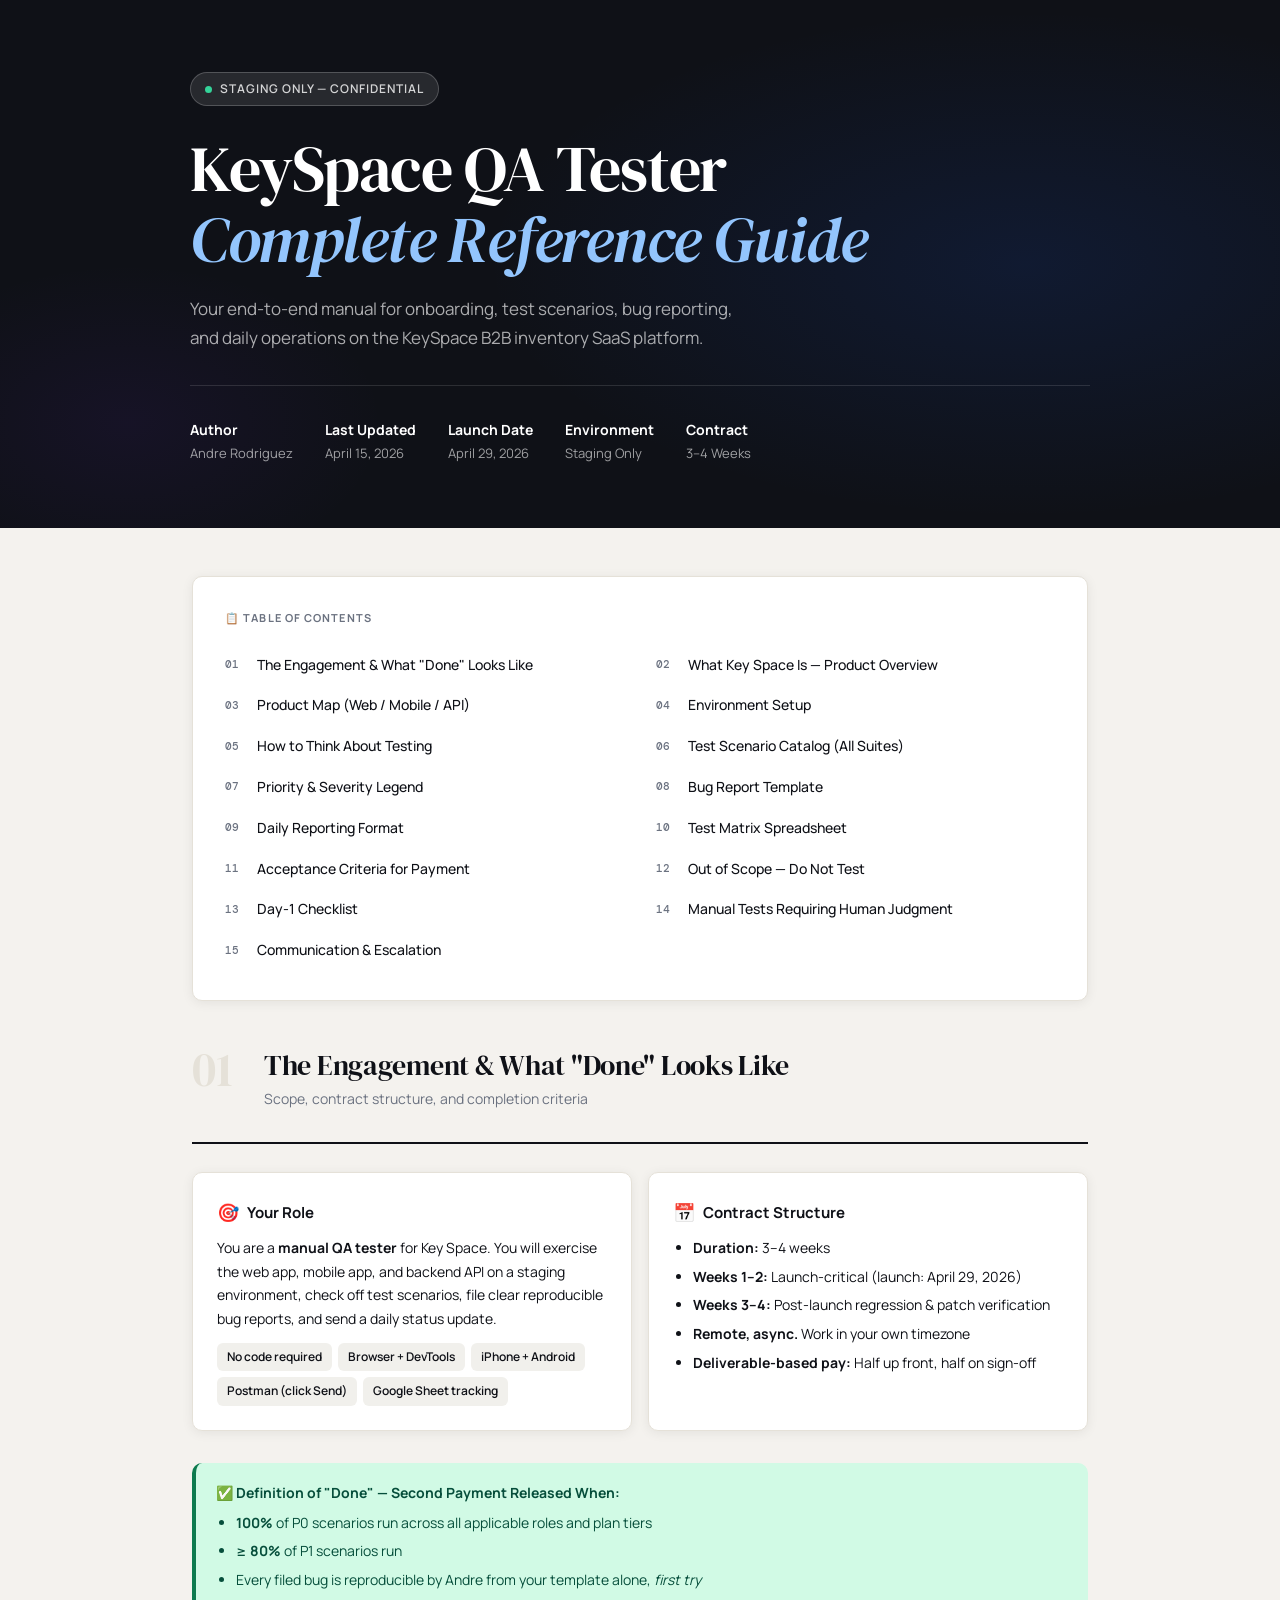
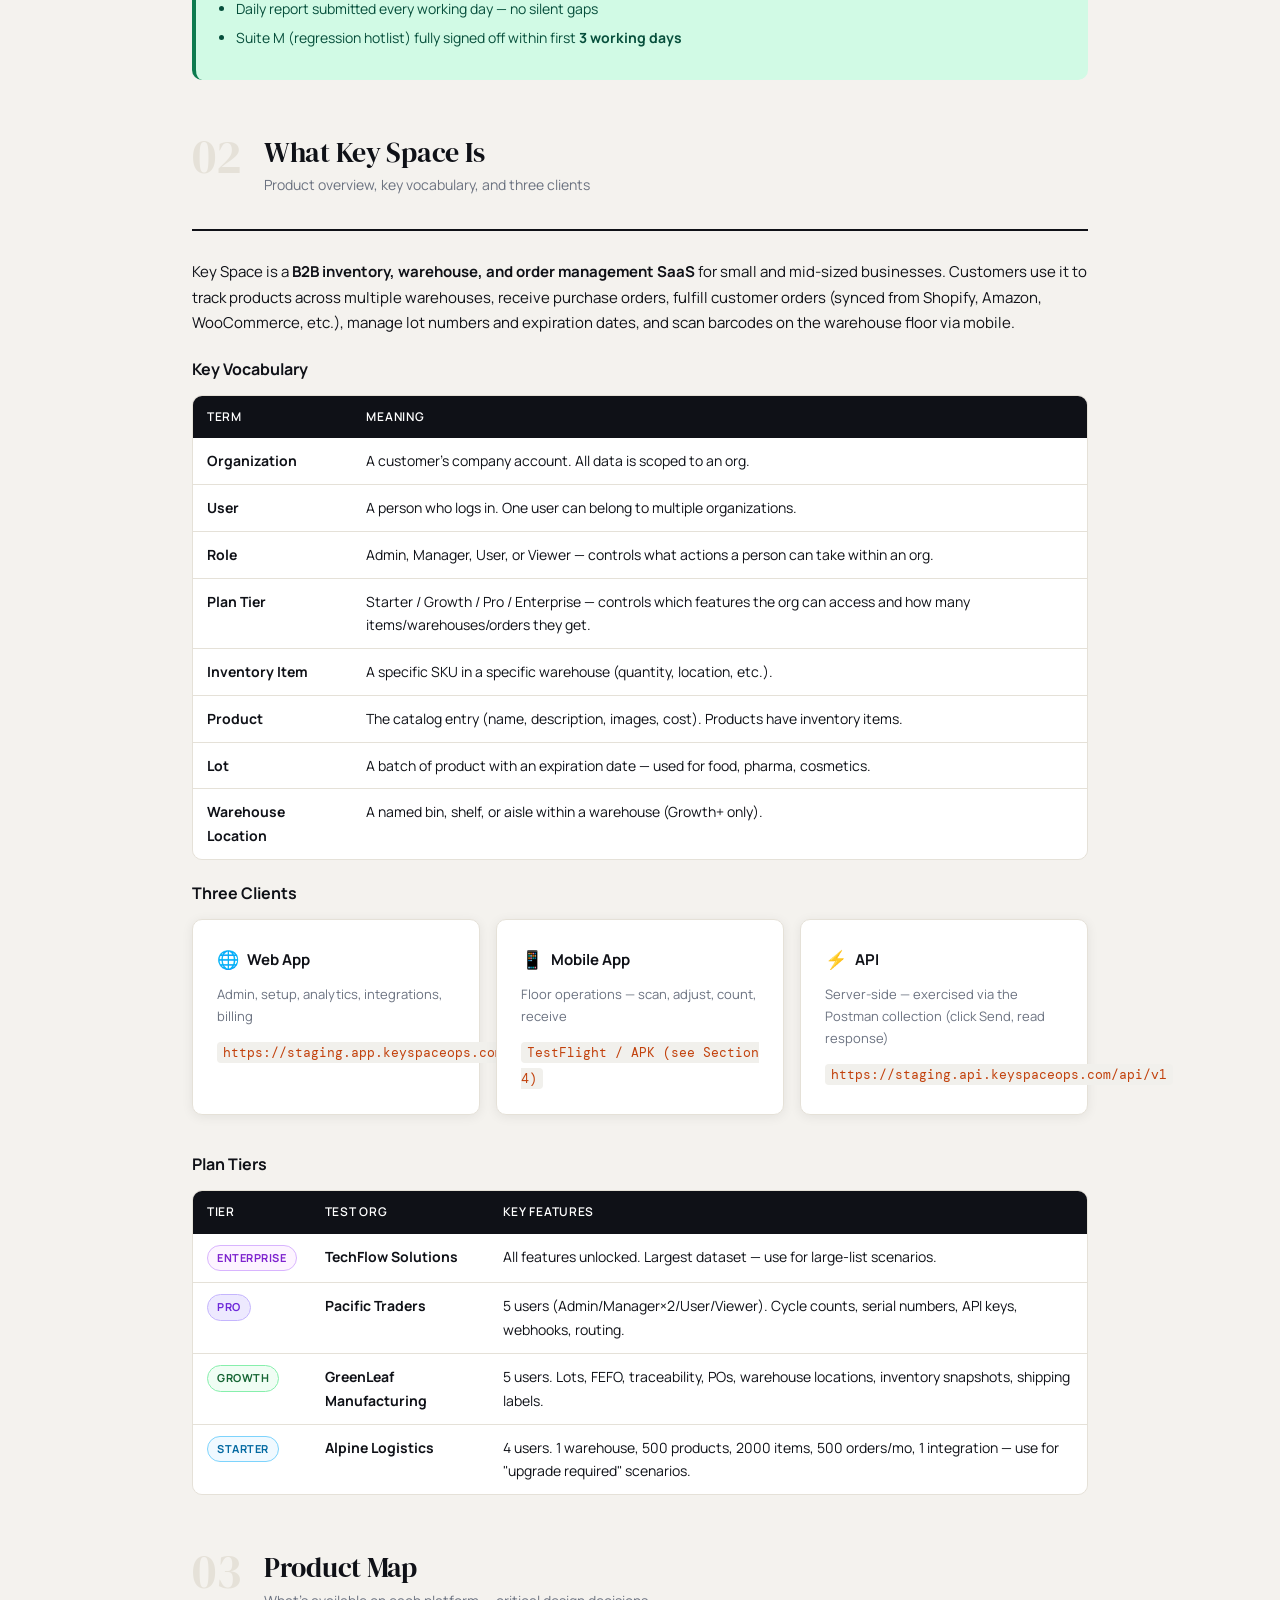
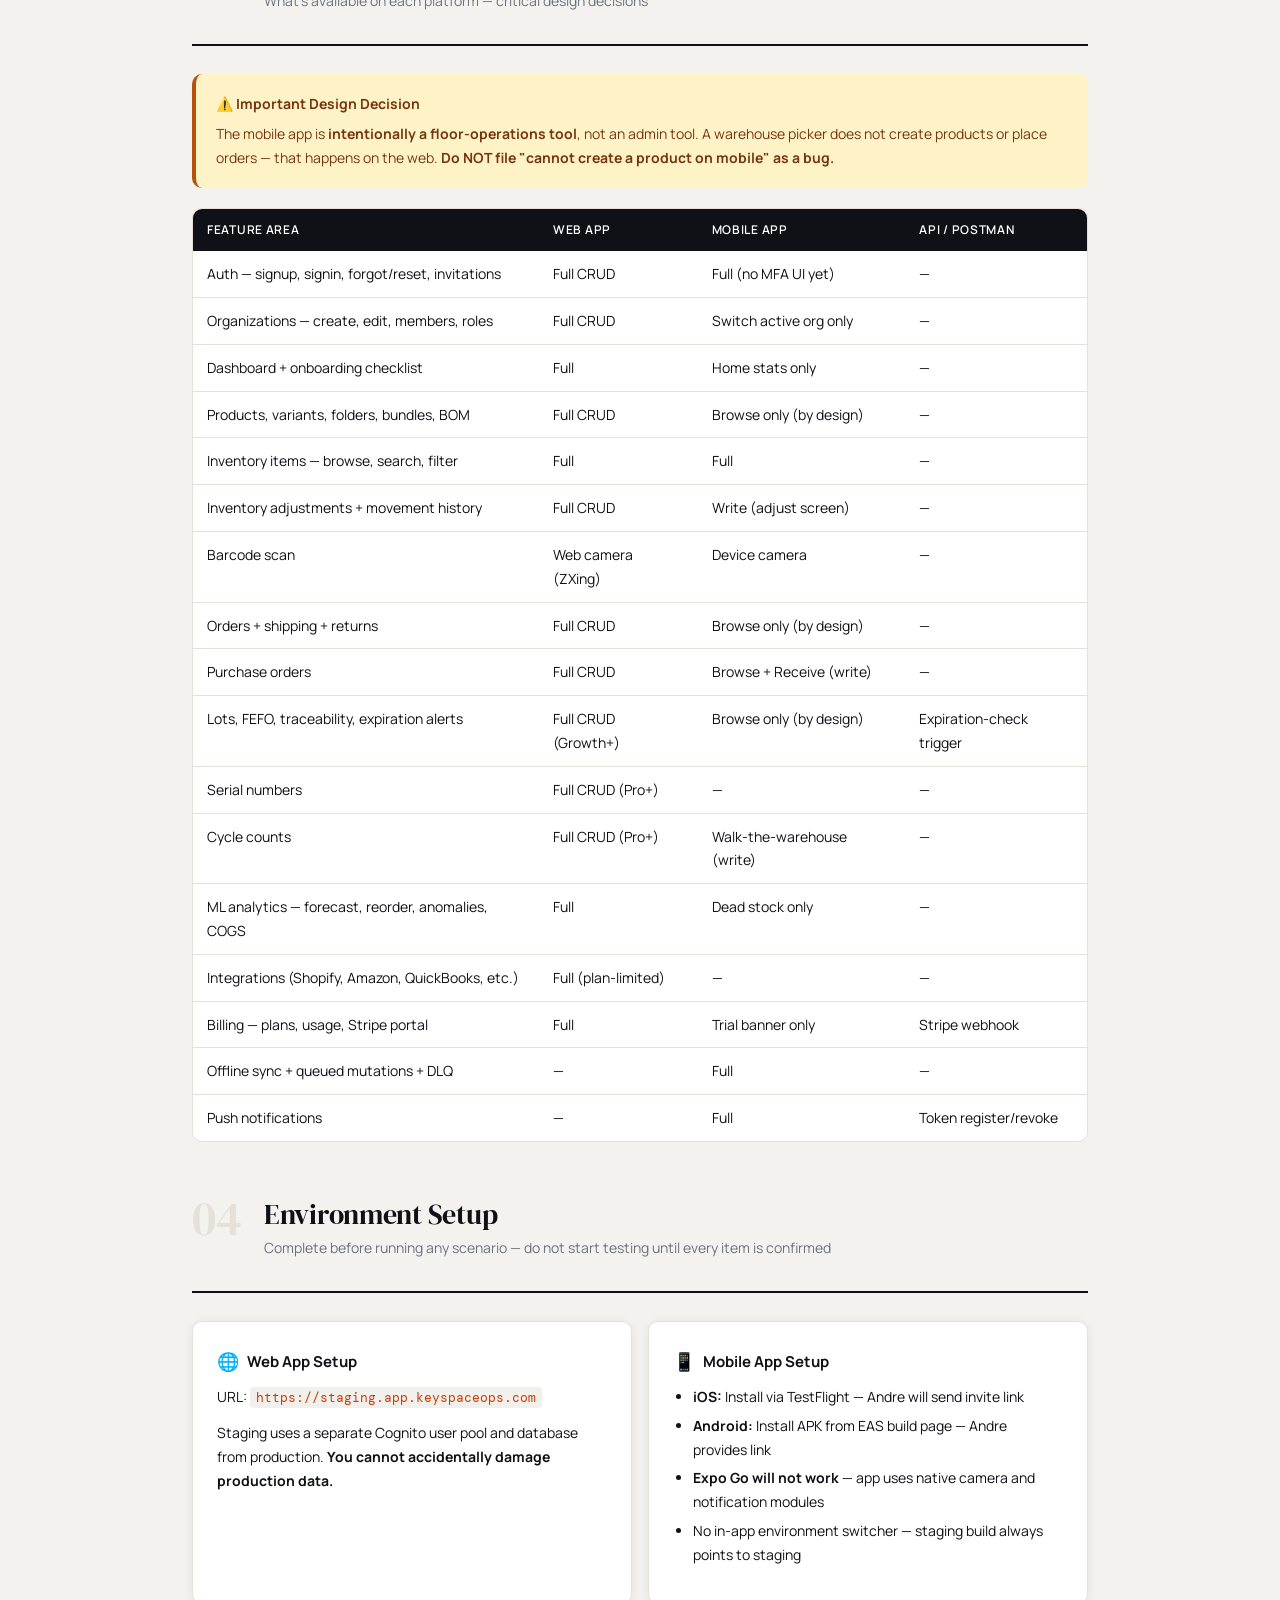
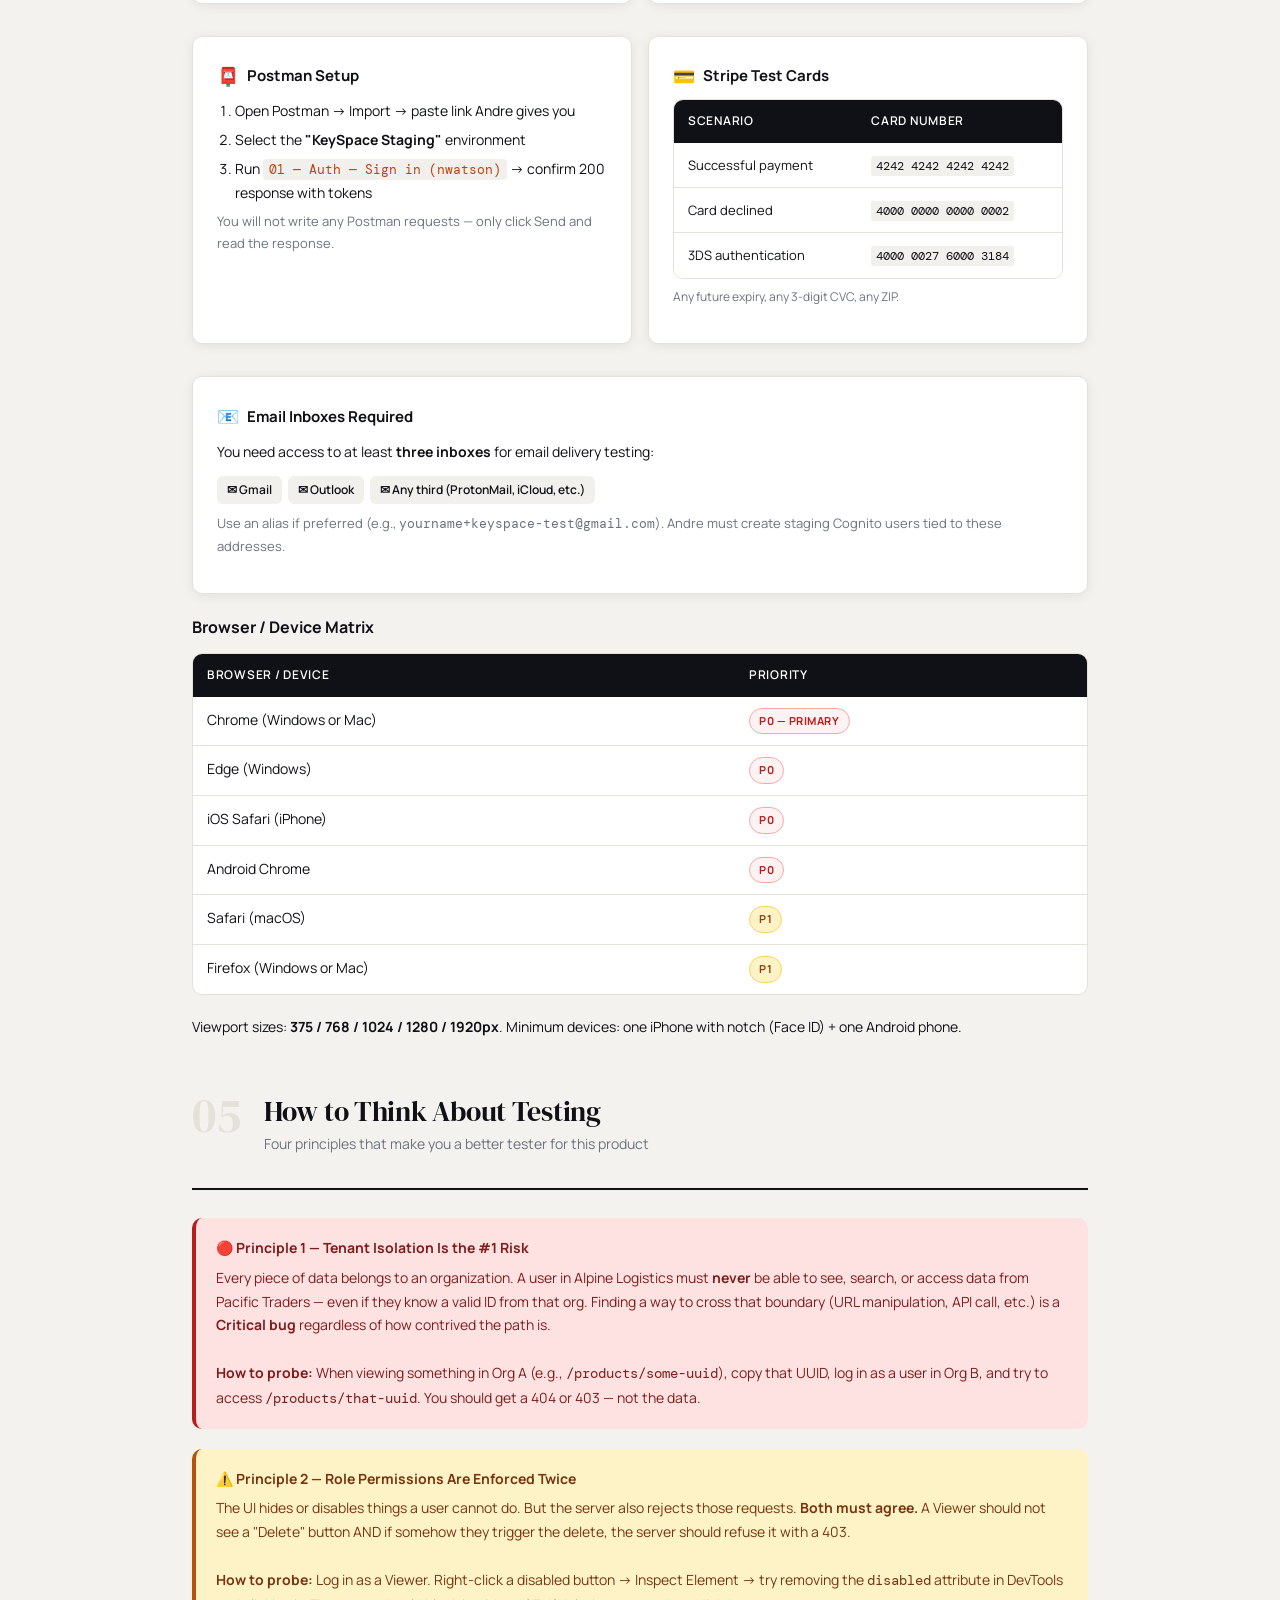
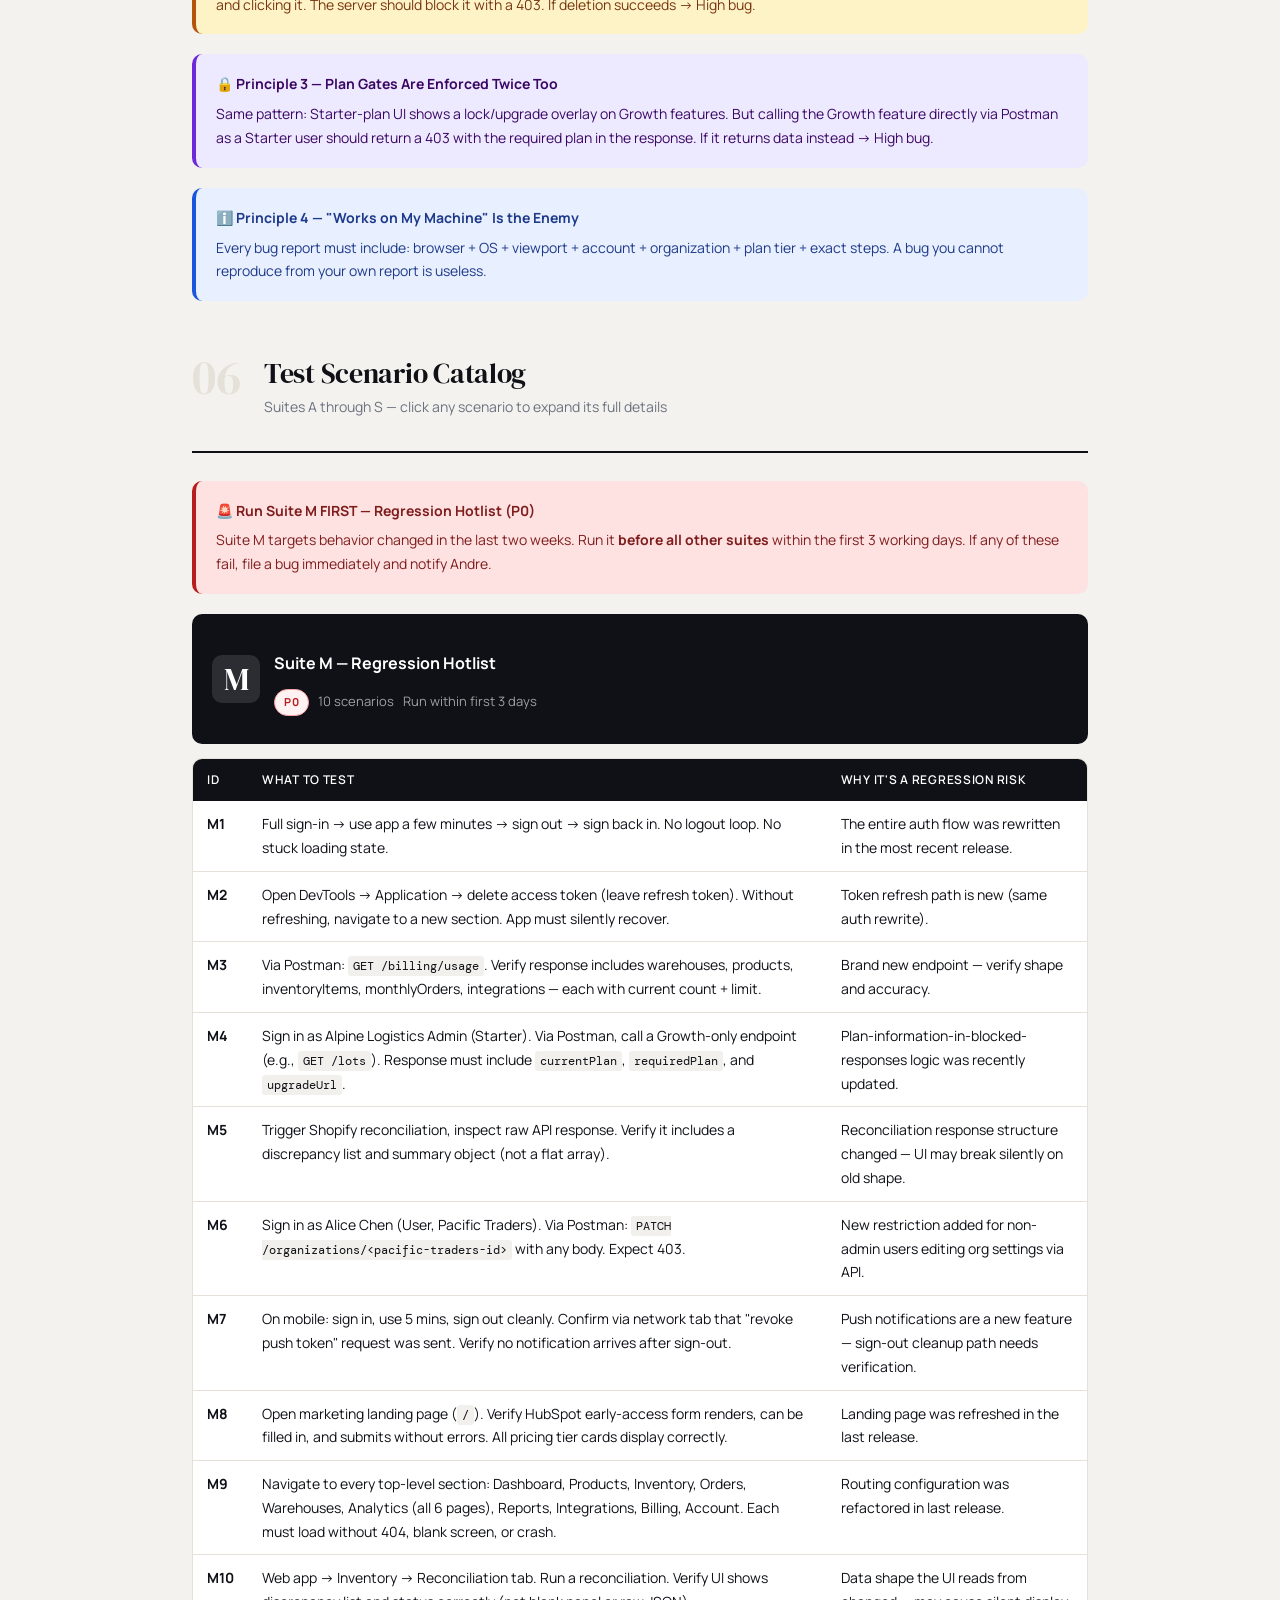
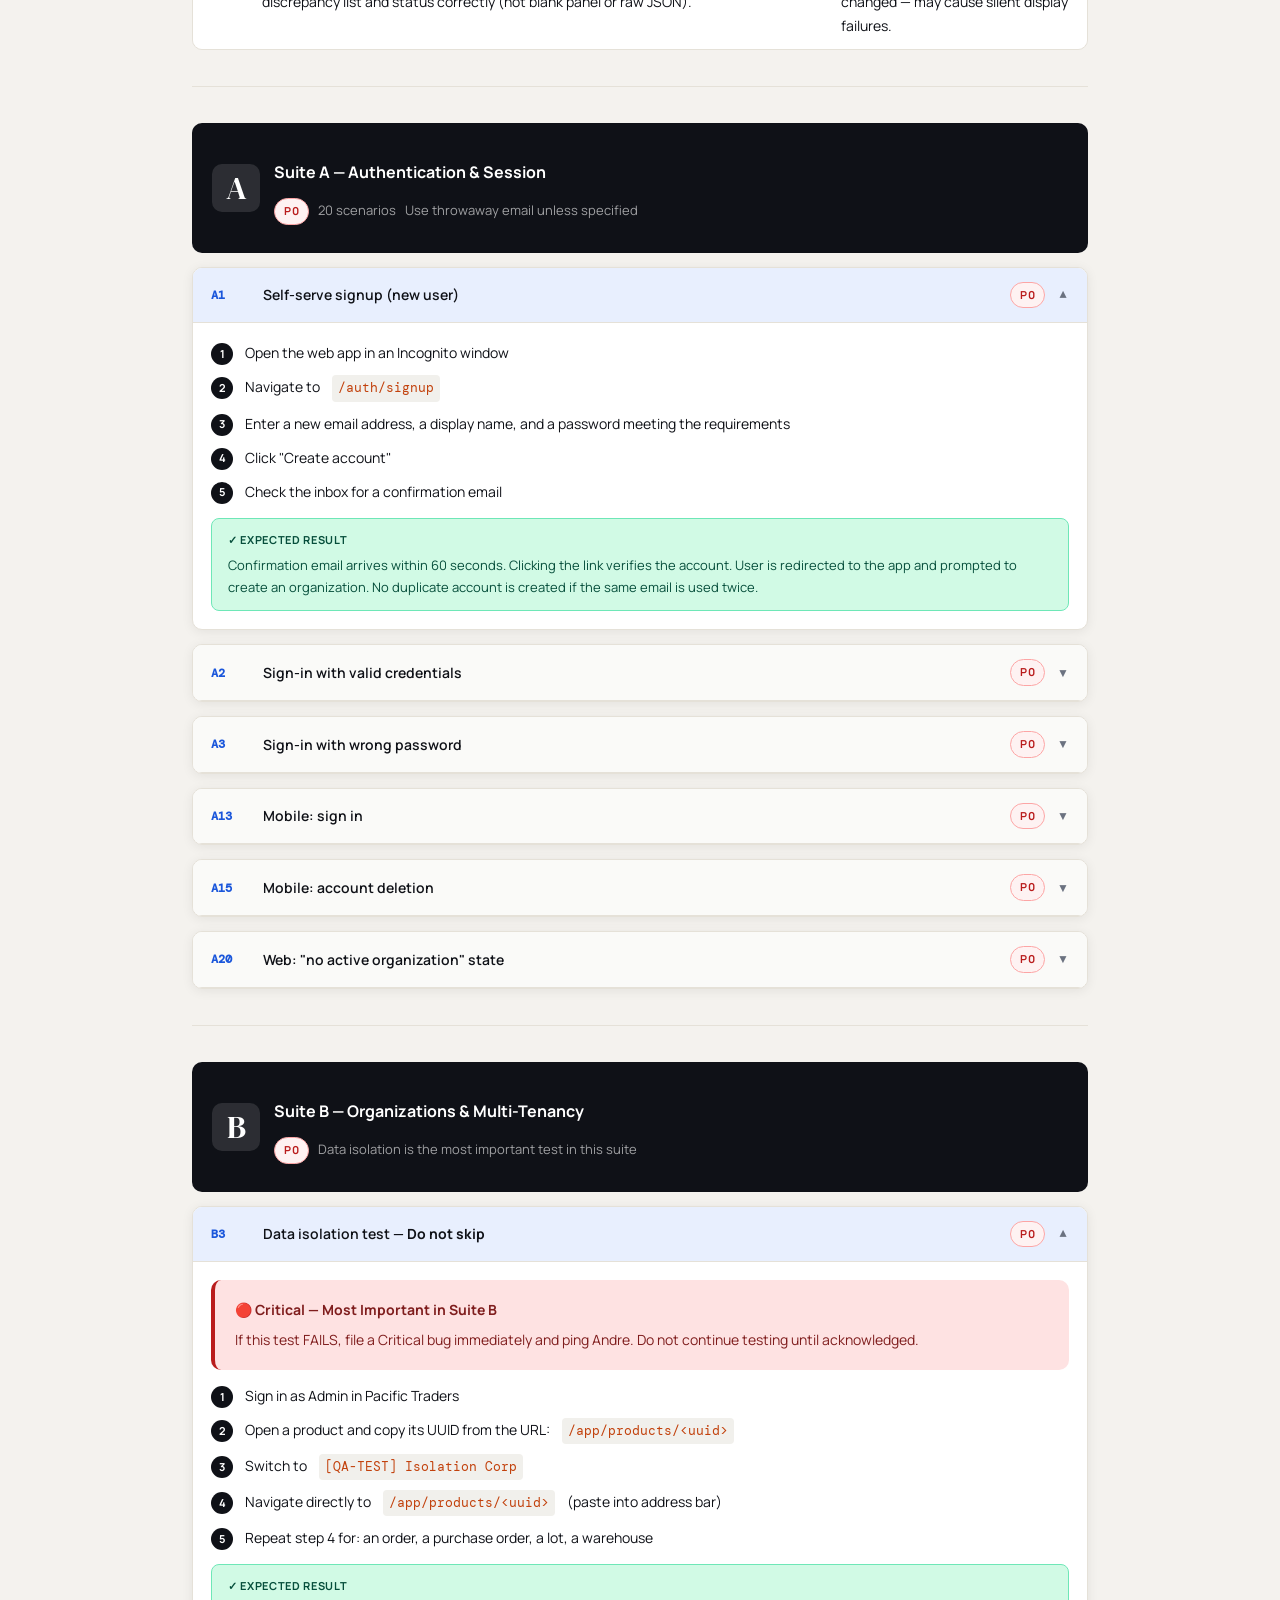
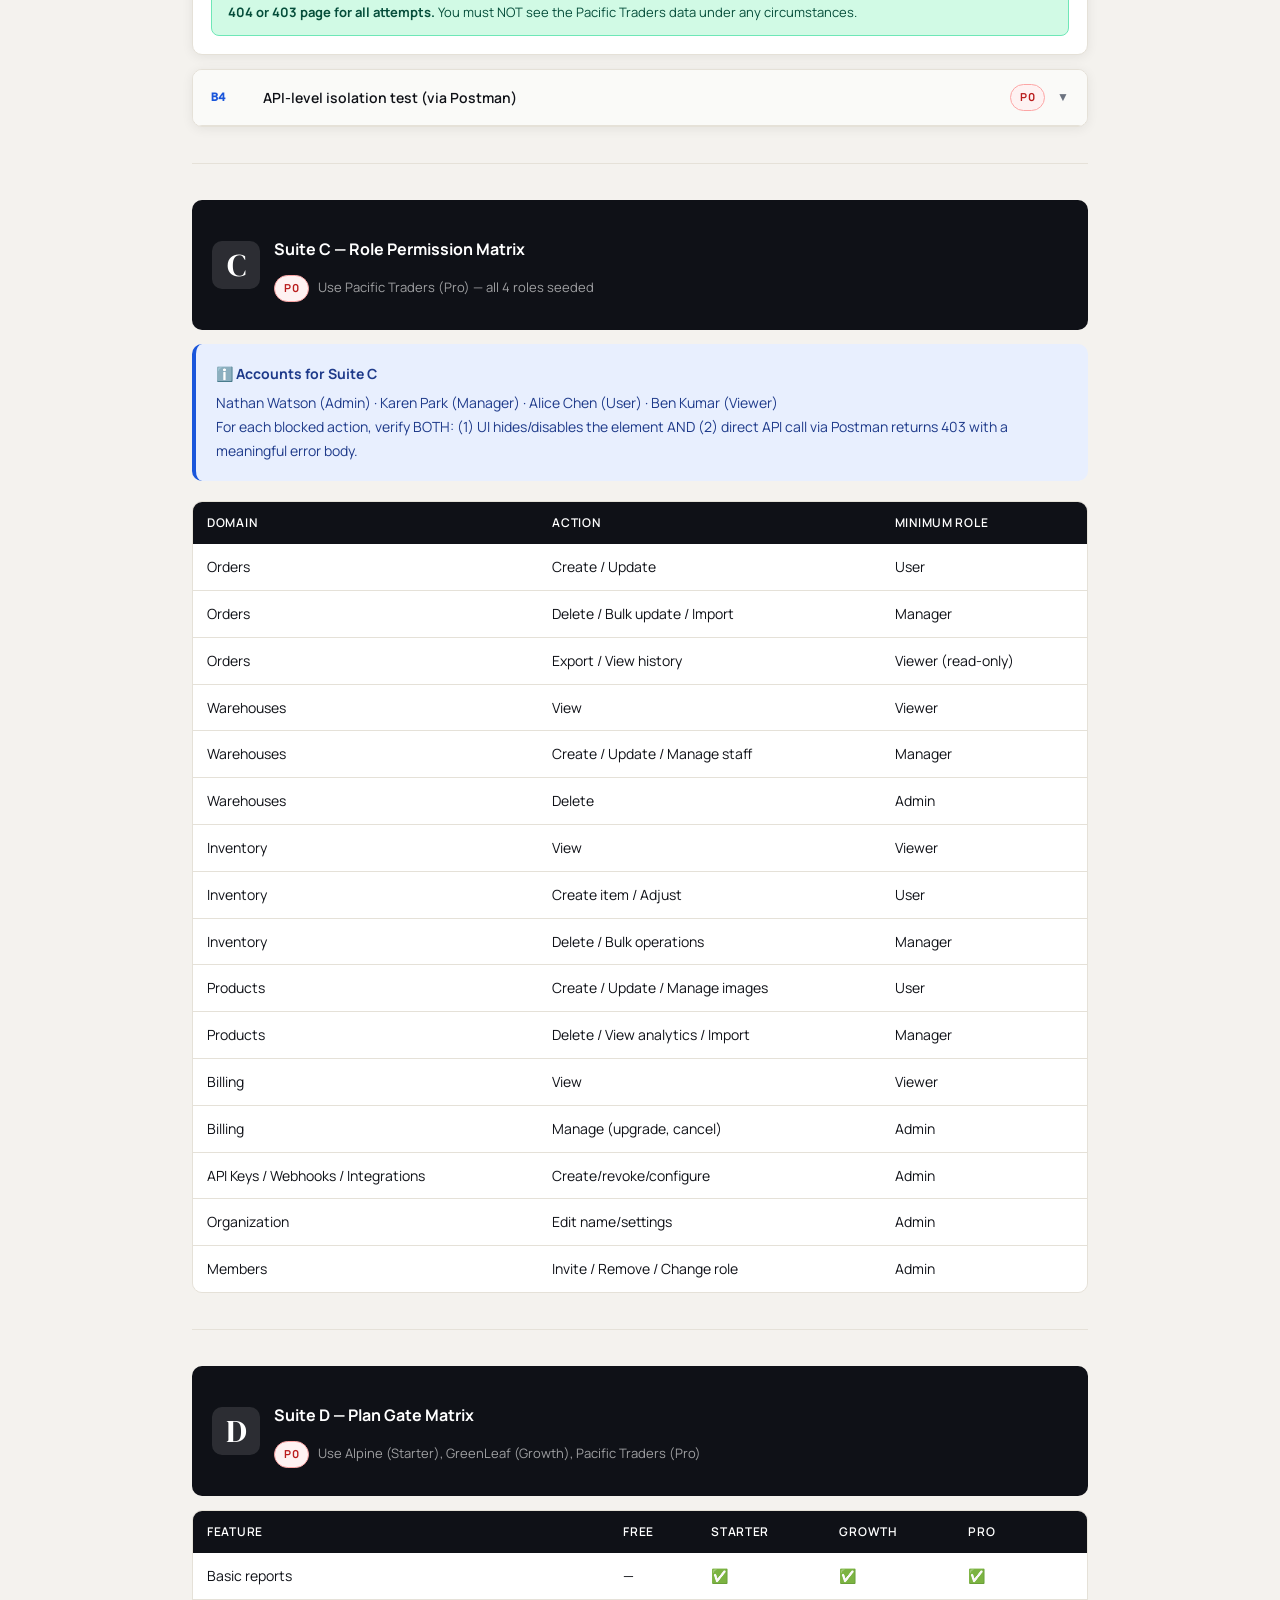
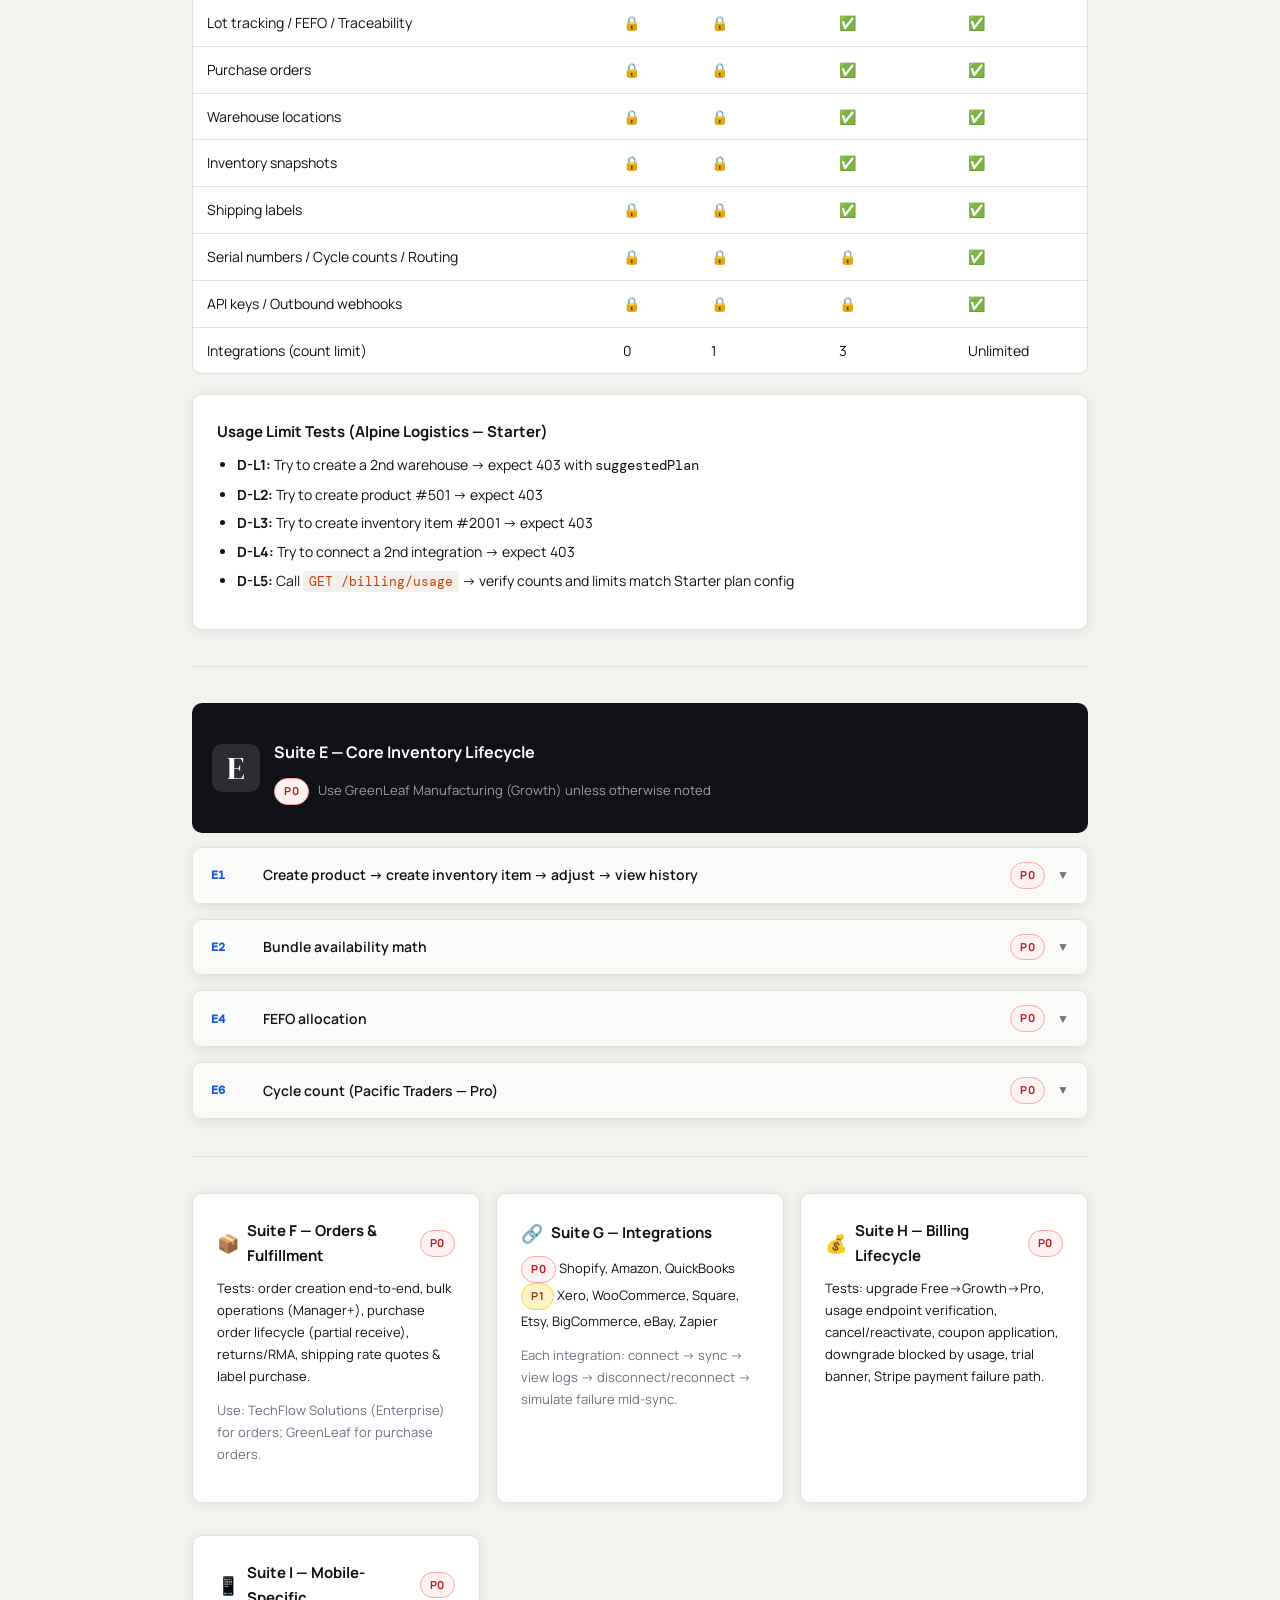
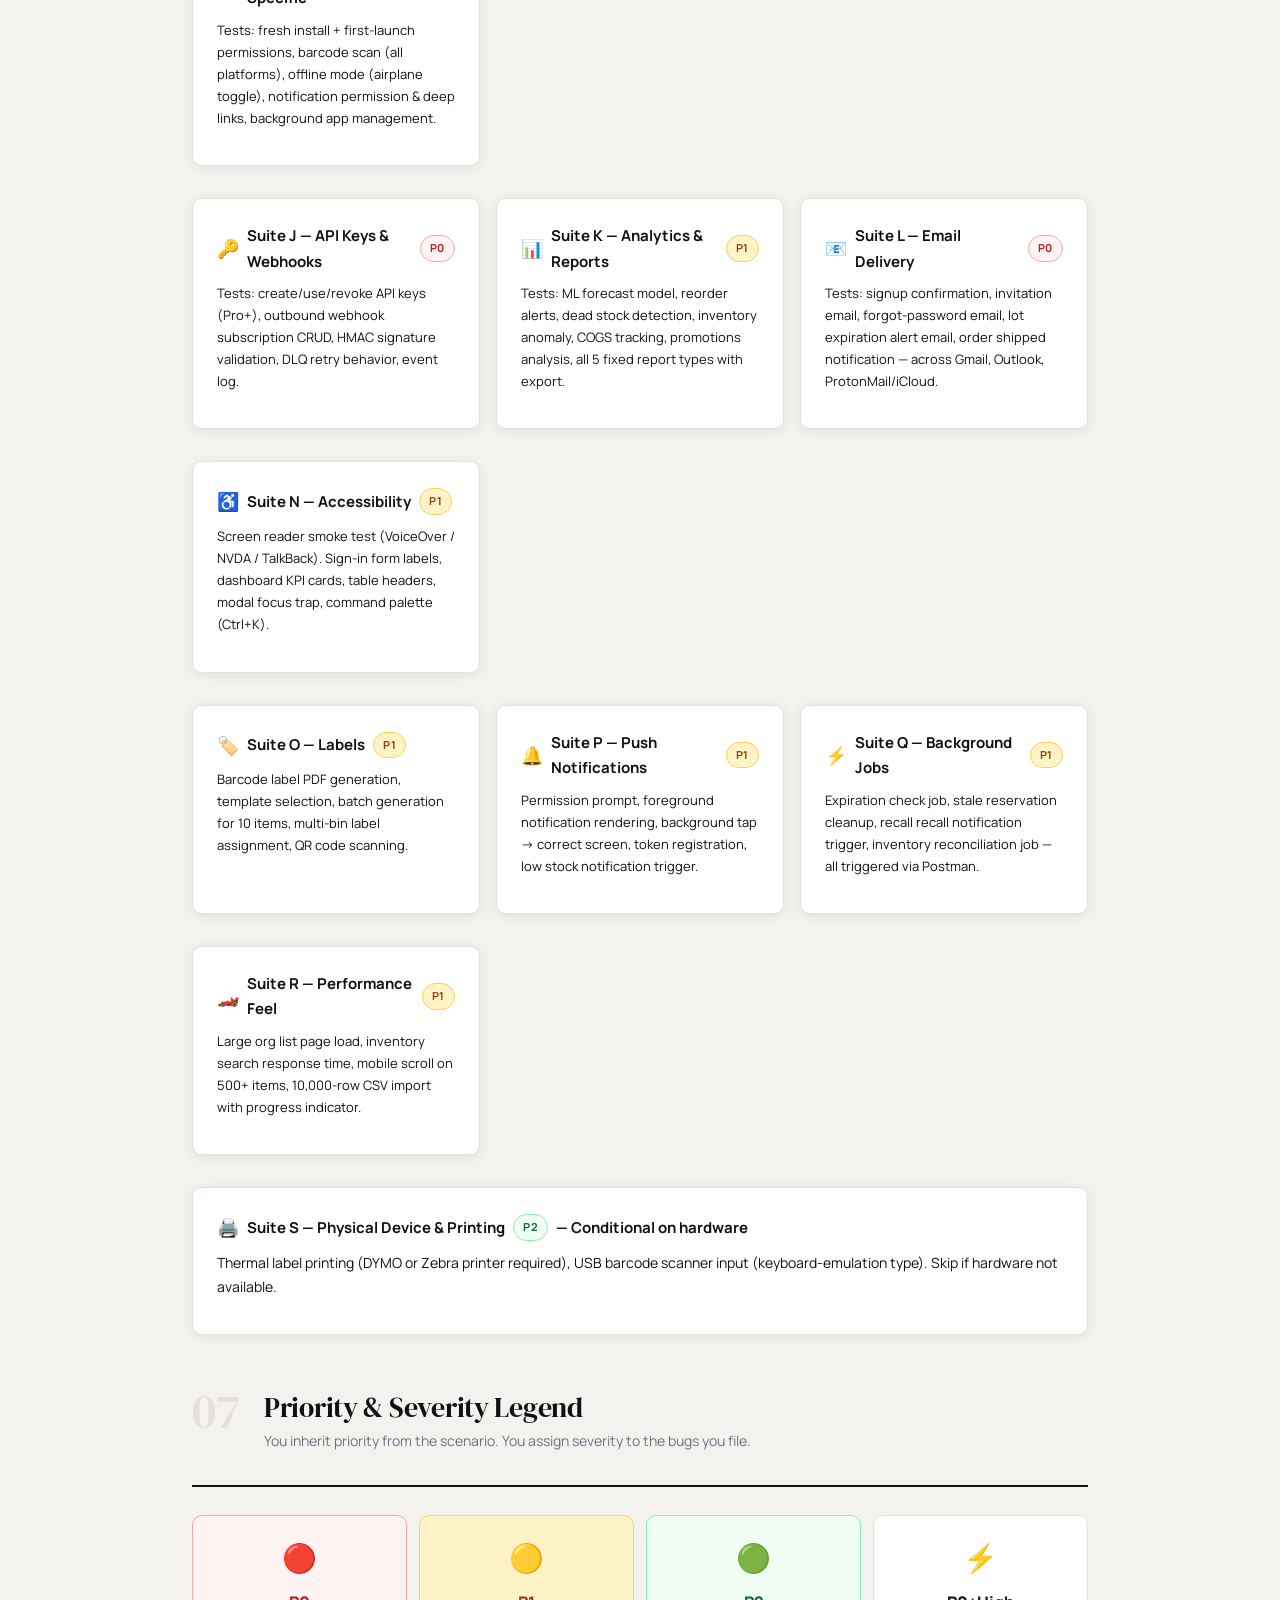
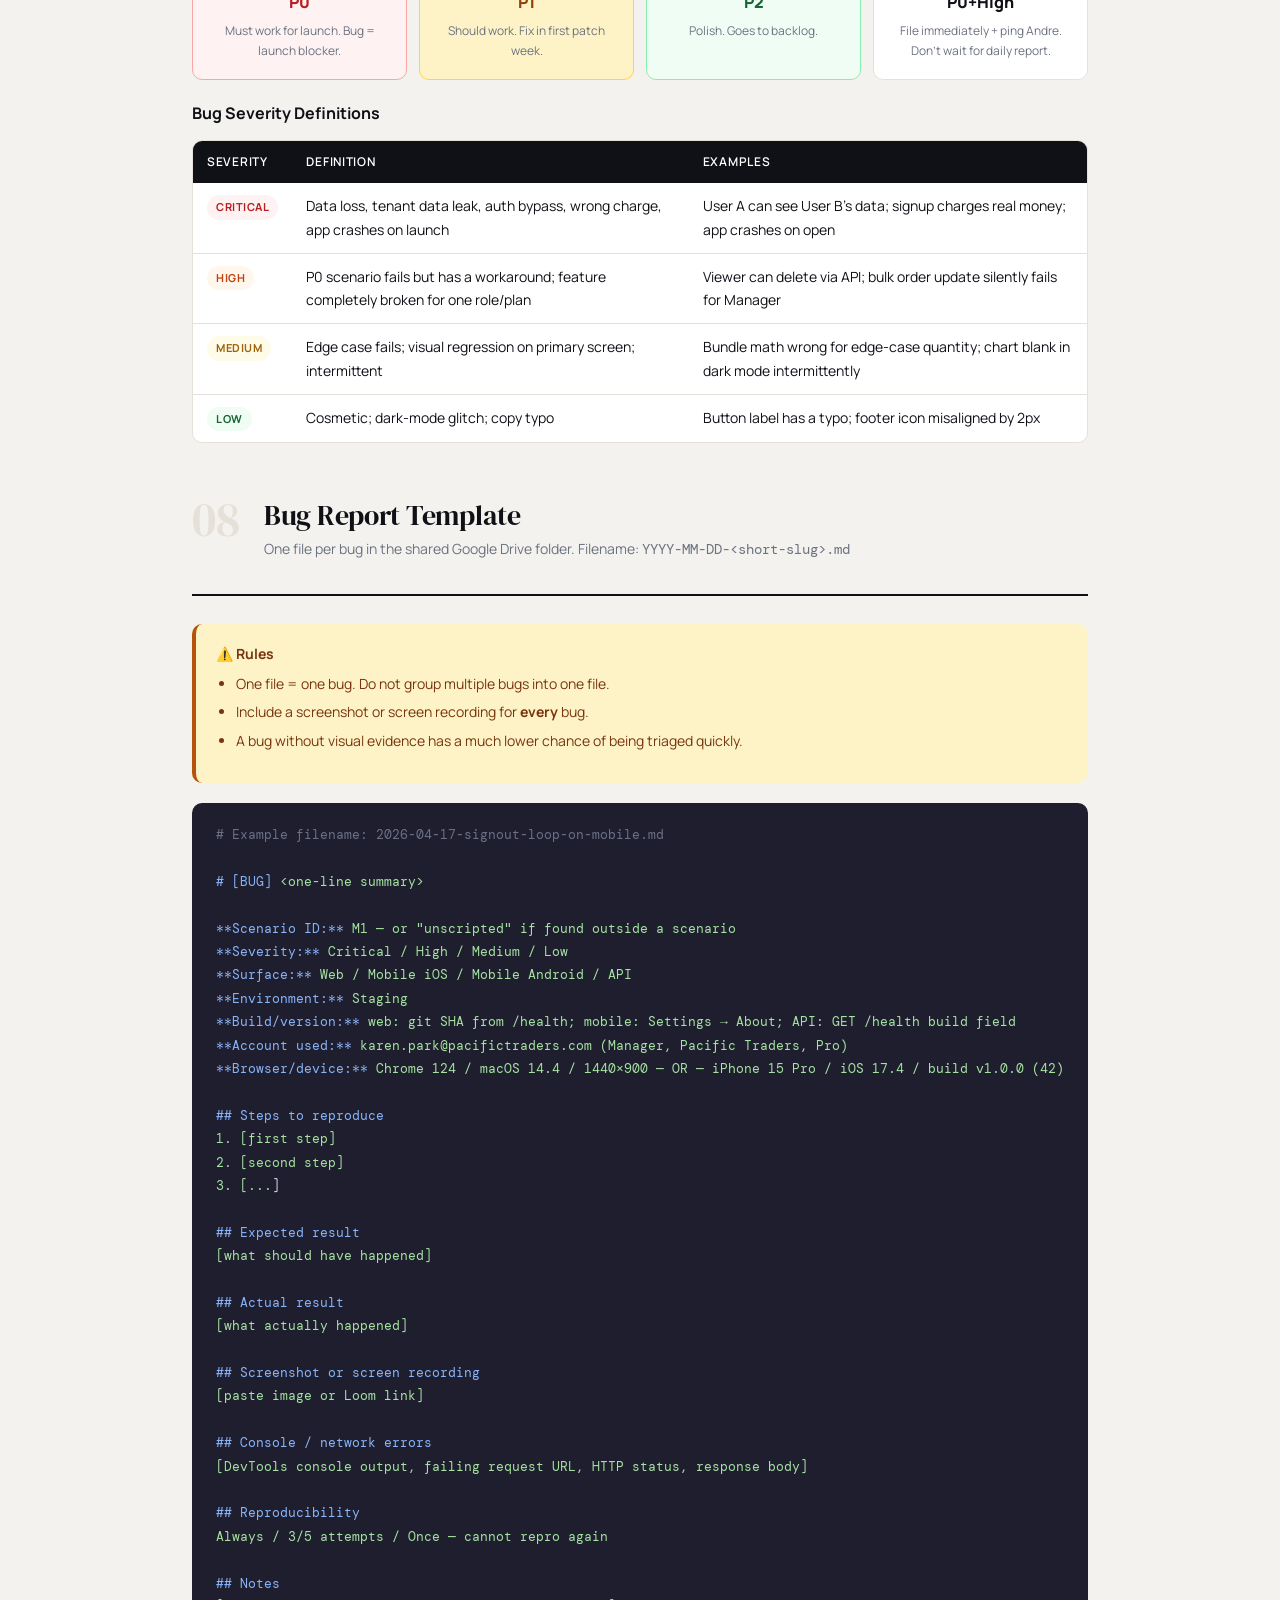
<file: pages/KeySpace.html>
<!DOCTYPE html>
<html lang="en">
<head>
<meta charset="UTF-8">
<meta name="viewport" content="width=device-width, initial-scale=1.0">
<title>KeySpace — QA Tester Complete Guide</title>
<link href="https://fonts.googleapis.com/css2?family=DM+Serif+Display:ital@0;1&family=DM+Mono:wght@400;500&family=Manrope:wght@300;400;500;600;700;800&display=swap" rel="stylesheet">
<style>
  :root {
    --ink: #0f1117;
    --bg: #f4f2ee;
    --surface: #ffffff;
    --muted: #6b7280;
    --accent: #1a56db;
    --accent-light: #e8effe;
    --green: #0d7a4e;
    --green-light: #d1fae5;
    --red: #b91c1c;
    --red-light: #fee2e2;
    --amber: #b45309;
    --amber-light: #fef3c7;
    --purple: #6d28d9;
    --purple-light: #ede9fe;
    --border: #e5e1d8;
    --radius: 10px;
    --shadow: 0 2px 12px rgba(0,0,0,0.07);
    --shadow-md: 0 4px 24px rgba(0,0,0,0.10);
  }

  * { box-sizing: border-box; margin: 0; padding: 0; }

  body {
    font-family: 'Manrope', sans-serif;
    background: var(--bg);
    color: var(--ink);
    font-size: 15px;
    line-height: 1.7;
  }

  /* ── HERO ── */
  .hero {
    background: var(--ink);
    color: #fff;
    padding: 72px 48px 64px;
    position: relative;
    overflow: hidden;
  }
  .hero::before {
    content: '';
    position: absolute;
    inset: 0;
    background: radial-gradient(ellipse 70% 80% at 80% 50%, #1a56db22 0%, transparent 60%),
                radial-gradient(ellipse 40% 60% at 10% 80%, #6d28d914 0%, transparent 50%);
  }
  .hero-inner { position: relative; max-width: 900px; margin: 0 auto; }
  .hero-badge {
    display: inline-flex; align-items: center; gap: 8px;
    background: rgba(255,255,255,0.1); border: 1px solid rgba(255,255,255,0.2);
    border-radius: 100px; padding: 6px 14px; font-size: 12px;
    font-weight: 600; letter-spacing: 0.08em; text-transform: uppercase;
    color: rgba(255,255,255,0.8); margin-bottom: 28px;
  }
  .hero-badge .dot { width: 7px; height: 7px; border-radius: 50%; background: #34d399; }
  .hero h1 {
    font-family: 'DM Serif Display', serif;
    font-size: clamp(38px, 5vw, 64px);
    line-height: 1.1;
    font-weight: 400;
    letter-spacing: -0.02em;
    margin-bottom: 20px;
    max-width: 700px;
  }
  .hero h1 em { font-style: italic; color: #93c5fd; }
  .hero-meta {
    display: flex; gap: 32px; flex-wrap: wrap;
    margin-top: 32px; padding-top: 32px;
    border-top: 1px solid rgba(255,255,255,0.12);
    font-size: 13px; color: rgba(255,255,255,0.6);
  }
  .hero-meta strong { color: #fff; display: block; font-size: 14px; }

  /* ── LAYOUT ── */
  .page { max-width: 960px; margin: 0 auto; padding: 48px 32px 80px; }

  /* ── NAV (TOC) ── */
  .toc {
    background: var(--surface);
    border: 1px solid var(--border);
    border-radius: var(--radius);
    padding: 32px;
    margin-bottom: 48px;
    box-shadow: var(--shadow);
  }
  .toc-title {
    font-size: 11px; font-weight: 700; text-transform: uppercase;
    letter-spacing: 0.1em; color: var(--muted); margin-bottom: 20px;
  }
  .toc-grid { display: grid; grid-template-columns: 1fr 1fr; gap: 6px 32px; }
  .toc a {
    display: flex; align-items: center; gap: 10px;
    color: var(--ink); text-decoration: none; font-size: 14px;
    font-weight: 500; padding: 5px 0; border-bottom: 1px solid transparent;
    transition: color 0.15s;
  }
  .toc a:hover { color: var(--accent); }
  .toc-num {
    font-family: 'DM Mono', monospace;
    font-size: 11px; font-weight: 500; color: var(--muted);
    min-width: 22px;
  }

  /* ── SECTION HEADERS ── */
  .section { margin-bottom: 56px; }
  .section-header {
    display: flex; align-items: flex-start; gap: 16px;
    margin-bottom: 28px; padding-bottom: 20px;
    border-bottom: 2px solid var(--ink);
  }
  .section-num {
    font-family: 'DM Serif Display', serif; font-size: 48px;
    line-height: 1; color: var(--border); flex-shrink: 0;
    margin-top: -4px; min-width: 56px;
  }
  .section-title-group h2 {
    font-family: 'DM Serif Display', serif;
    font-size: 28px; font-weight: 400; line-height: 1.2;
    letter-spacing: -0.01em;
  }
  .section-title-group p { font-size: 14px; color: var(--muted); margin-top: 4px; }

  /* ── CARDS ── */
  .card {
    background: var(--surface); border: 1px solid var(--border);
    border-radius: var(--radius); padding: 24px;
    box-shadow: var(--shadow); margin-bottom: 16px;
  }
  .card-grid { display: grid; grid-template-columns: repeat(auto-fit, minmax(260px, 1fr)); gap: 16px; margin-bottom: 16px; }
  .card-title { font-weight: 700; font-size: 15px; margin-bottom: 8px; display: flex; align-items: center; gap: 8px; }
  .card-title .icon { font-size: 18px; }

  /* ── CALLOUT BOXES ── */
  .callout {
    border-radius: var(--radius); padding: 18px 20px;
    border-left: 4px solid; margin-bottom: 20px;
    font-size: 14px;
  }
  .callout-title { font-weight: 700; margin-bottom: 6px; display: flex; align-items: center; gap: 6px; }
  .callout.critical { background: var(--red-light); border-color: var(--red); color: #7f1d1d; }
  .callout.warning { background: var(--amber-light); border-color: var(--amber); color: #78350f; }
  .callout.info { background: var(--accent-light); border-color: var(--accent); color: #1e3a8a; }
  .callout.success { background: var(--green-light); border-color: var(--green); color: #064e3b; }
  .callout.purple { background: var(--purple-light); border-color: var(--purple); color: #3b0764; }

  /* ── TABLES ── */
  .tbl-wrap { overflow-x: auto; margin-bottom: 20px; border-radius: var(--radius); border: 1px solid var(--border); }
  table { width: 100%; border-collapse: collapse; font-size: 14px; background: var(--surface); }
  thead th {
    background: var(--ink); color: #fff;
    font-weight: 600; font-size: 12px;
    text-transform: uppercase; letter-spacing: 0.06em;
    padding: 11px 14px; text-align: left;
  }
  tbody td { padding: 11px 14px; border-bottom: 1px solid var(--border); vertical-align: top; }
  tbody tr:last-child td { border-bottom: none; }
  tbody tr:hover td { background: #fafaf8; }
  td code, th code { font-family: 'DM Mono', monospace; font-size: 12px; background: #f1f0ec; padding: 2px 5px; border-radius: 3px; }

  /* ── BADGES ── */
  .badge {
    display: inline-flex; align-items: center;
    padding: 3px 9px; border-radius: 100px;
    font-size: 11px; font-weight: 700; text-transform: uppercase; letter-spacing: 0.05em;
  }
  .badge.p0 { background: #fef2f2; color: #b91c1c; border: 1px solid #fca5a5; }
  .badge.p1 { background: #fef3c7; color: #92400e; border: 1px solid #fcd34d; }
  .badge.p2 { background: #f0fdf4; color: #166534; border: 1px solid #86efac; }
  .badge.critical { background: #fef2f2; color: #b91c1c; }
  .badge.high { background: #fff7ed; color: #c2410c; }
  .badge.medium { background: #fefce8; color: #a16207; }
  .badge.low { background: #f0fdf4; color: #166534; }
  .badge.starter { background: #f0f9ff; color: #0369a1; border: 1px solid #7dd3fc; }
  .badge.growth { background: #f0fdf4; color: #166534; border: 1px solid #86efac; }
  .badge.pro { background: var(--purple-light); color: var(--purple); border: 1px solid #c4b5fd; }
  .badge.enterprise { background: #fdf4ff; color: #7e22ce; border: 1px solid #d8b4fe; }

  /* ── SCENARIO BLOCKS ── */
  .scenario {
    background: var(--surface); border: 1px solid var(--border);
    border-radius: var(--radius); margin-bottom: 14px;
    overflow: hidden; box-shadow: var(--shadow);
  }
  .scenario-head {
    padding: 14px 18px; display: flex; align-items: center;
    gap: 12px; cursor: pointer; user-select: none;
    background: #fafaf8;
    border-bottom: 1px solid var(--border);
  }
  .scenario-head:hover { background: #f5f4f0; }
  .scenario-id {
    font-family: 'DM Mono', monospace; font-size: 12px; font-weight: 600;
    color: var(--accent); min-width: 40px;
  }
  .scenario-title { font-weight: 600; font-size: 14px; flex: 1; }
  .scenario-body { padding: 18px; display: none; }
  .scenario.open .scenario-body { display: block; }
  .scenario.open .scenario-head { background: var(--accent-light); }
  .chevron { color: var(--muted); font-size: 12px; transition: transform 0.2s; }
  .scenario.open .chevron { transform: rotate(180deg); }

  /* Steps */
  .steps { list-style: none; counter-reset: step; }
  .steps li {
    counter-increment: step; display: flex; gap: 12px;
    margin-bottom: 10px; font-size: 14px; align-items: flex-start;
  }
  .steps li::before {
    content: counter(step);
    display: flex; align-items: center; justify-content: center;
    width: 22px; height: 22px; border-radius: 50%;
    background: var(--ink); color: #fff;
    font-size: 11px; font-weight: 700; flex-shrink: 0; margin-top: 2px;
  }

  /* Expected result */
  .expected {
    background: var(--green-light); border: 1px solid #6ee7b7;
    border-radius: 8px; padding: 12px 16px; margin-top: 14px;
    font-size: 13px; color: #064e3b;
  }
  .expected-label { font-weight: 700; font-size: 11px; text-transform: uppercase; letter-spacing: 0.06em; margin-bottom: 5px; }

  /* ── CHECKLIST ── */
  .checklist { list-style: none; }
  .checklist li {
    display: flex; align-items: flex-start; gap: 10px;
    padding: 8px 0; border-bottom: 1px solid var(--border); font-size: 14px;
  }
  .checklist li:last-child { border-bottom: none; }
  .check-box {
    width: 18px; height: 18px; border: 2px solid var(--border);
    border-radius: 4px; flex-shrink: 0; margin-top: 2px;
    background: var(--surface);
  }

  /* ── CODE BLOCK ── */
  pre {
    background: #1e1e2e; color: #cdd6f4; border-radius: var(--radius);
    padding: 18px 20px; font-family: 'DM Mono', monospace;
    font-size: 13px; line-height: 1.6; overflow-x: auto; margin-bottom: 16px;
  }
  code { font-family: 'DM Mono', monospace; }
  .inline-code {
    background: #f1f0ec; border-radius: 4px; padding: 2px 6px;
    font-family: 'DM Mono', monospace; font-size: 13px; color: #c2410c;
  }

  /* ── TWO-COL ── */
  .two-col { display: grid; grid-template-columns: 1fr 1fr; gap: 16px; margin-bottom: 16px; }
  @media (max-width: 640px) { .two-col, .card-grid, .toc-grid { grid-template-columns: 1fr; } }

  /* ── DIVIDER ── */
  .divider { border: none; border-top: 1px solid var(--border); margin: 36px 0; }

  /* ── PRIORITY CHART ── */
  .priority-grid { display: grid; grid-template-columns: repeat(4, 1fr); gap: 12px; margin-bottom: 16px; }
  @media (max-width: 600px) { .priority-grid { grid-template-columns: repeat(2, 1fr); } }
  .priority-card {
    border-radius: var(--radius); padding: 18px; text-align: center;
    border: 1px solid var(--border);
  }
  .priority-card .emoji { font-size: 28px; margin-bottom: 8px; }
  .priority-card .pname { font-weight: 800; font-size: 16px; }
  .priority-card .pdesc { font-size: 12px; color: var(--muted); margin-top: 4px; }

  /* ── SUITE HEADER ── */
  .suite-header {
    display: flex; align-items: center; gap: 14px;
    background: var(--ink); color: #fff;
    border-radius: var(--radius); padding: 16px 20px;
    margin-bottom: 14px;
  }
  .suite-letter {
    font-family: 'DM Serif Display', serif; font-size: 32px;
    width: 48px; height: 48px; background: rgba(255,255,255,0.12);
    border-radius: 10px; display: flex; align-items: center; justify-content: center;
    flex-shrink: 0;
  }
  .suite-info h3 { font-size: 16px; font-weight: 700; }
  .suite-info p { font-size: 13px; color: rgba(255,255,255,0.6); margin-top: 2px; }

  /* ── PROGRESS-STYLE TIMELINE ── */
  .timeline { position: relative; padding-left: 28px; }
  .timeline::before {
    content: ''; position: absolute; left: 8px; top: 6px; bottom: 0;
    width: 2px; background: var(--border);
  }
  .timeline-item { position: relative; margin-bottom: 20px; }
  .timeline-dot {
    position: absolute; left: -24px; top: 4px;
    width: 14px; height: 14px; border-radius: 50%;
    background: var(--accent); border: 3px solid var(--bg);
  }
  .timeline-item h4 { font-weight: 700; font-size: 14px; }
  .timeline-item p { font-size: 13px; color: var(--muted); margin-top: 3px; }

  /* ── FOOTER ── */
  .doc-footer {
    text-align: center; padding: 40px;
    border-top: 1px solid var(--border);
    color: var(--muted); font-size: 13px; margin-top: 32px;
  }

  /* ── SHOW MORE ── */
  .show-more-btn {
    display: block; width: 100%; padding: 12px;
    background: none; border: 1px dashed var(--border);
    border-radius: var(--radius); color: var(--muted);
    font-family: 'Manrope', sans-serif; font-size: 13px;
    font-weight: 600; cursor: pointer; margin-top: 8px;
    transition: all 0.15s;
  }
  .show-more-btn:hover { background: var(--accent-light); border-color: var(--accent); color: var(--accent); }

  p { margin-bottom: 12px; }
  h3 { font-size: 16px; font-weight: 700; margin-bottom: 12px; margin-top: 20px; }
  ul { padding-left: 20px; margin-bottom: 12px; }
  li { margin-bottom: 5px; }
  strong { font-weight: 700; }

  /* Tag groups */
  .tag-group { display: flex; flex-wrap: wrap; gap: 6px; margin-top: 8px; }
  .tag {
    display: inline-flex; align-items: center;
    background: #f1f0ec; border-radius: 6px;
    padding: 4px 10px; font-size: 12px; font-weight: 600; color: var(--ink);
  }

  /* Bug template */
  .bug-template {
    background: #1e1e2e; color: #cdd6f4;
    border-radius: var(--radius); padding: 20px 24px;
    font-family: 'DM Mono', monospace; font-size: 13px;
    line-height: 1.8; margin-bottom: 16px;
  }
  .bug-key { color: #89b4fa; }
  .bug-val { color: #a6e3a1; }
  .bug-comment { color: #6c7086; }

  /* Daily report */
  .report-template {
    background: #0f1117; color: #e2e8f0;
    border-radius: var(--radius); padding: 20px 24px;
    font-family: 'DM Mono', monospace; font-size: 13px;
    line-height: 2; border-left: 4px solid var(--accent);
  }

  /* Status badges for matrix */
  .status-pass { background: #d1fae5; color: #065f46; padding: 2px 8px; border-radius: 4px; font-weight: 700; font-size: 12px; }
  .status-fail { background: #fee2e2; color: #991b1b; padding: 2px 8px; border-radius: 4px; font-weight: 700; font-size: 12px; }
  .status-blocked { background: #fef3c7; color: #92400e; padding: 2px 8px; border-radius: 4px; font-weight: 700; font-size: 12px; }
  .status-na { background: #f3f4f6; color: #6b7280; padding: 2px 8px; border-radius: 4px; font-weight: 700; font-size: 12px; }

  .big-number { font-family: 'DM Serif Display', serif; font-size: 42px; line-height: 1; }
</style>
</head>
<body>

<!-- ══════════════════════════════════════════
     HERO
══════════════════════════════════════════ -->
<div class="hero">
  <div class="hero-inner">
    <div class="hero-badge"><span class="dot"></span> Staging Only — Confidential</div>
    <h1>KeySpace QA Tester<br><em>Complete Reference Guide</em></h1>
    <p style="font-size:17px;color:rgba(255,255,255,0.65);max-width:560px;margin-top:12px;">
      Your end-to-end manual for onboarding, test scenarios, bug reporting, and daily operations on the KeySpace B2B inventory SaaS platform.
    </p>
    <div class="hero-meta">
      <div><strong>Author</strong>Andre Rodriguez</div>
      <div><strong>Last Updated</strong>April 15, 2026</div>
      <div><strong>Launch Date</strong>April 29, 2026</div>
      <div><strong>Environment</strong>Staging Only</div>
      <div><strong>Contract</strong>3–4 Weeks</div>
    </div>
  </div>
</div>

<div class="page">

<!-- ══════════════════════════════════════════
     TABLE OF CONTENTS
══════════════════════════════════════════ -->
<div class="toc">
  <div class="toc-title">📋 Table of Contents</div>
  <div class="toc-grid">
    <a href="#s1"><span class="toc-num">01</span> The Engagement & What "Done" Looks Like</a>
    <a href="#s2"><span class="toc-num">02</span> What Key Space Is — Product Overview</a>
    <a href="#s3"><span class="toc-num">03</span> Product Map (Web / Mobile / API)</a>
    <a href="#s4"><span class="toc-num">04</span> Environment Setup</a>
    <a href="#s5"><span class="toc-num">05</span> How to Think About Testing</a>
    <a href="#s6"><span class="toc-num">06</span> Test Scenario Catalog (All Suites)</a>
    <a href="#s7"><span class="toc-num">07</span> Priority & Severity Legend</a>
    <a href="#s8"><span class="toc-num">08</span> Bug Report Template</a>
    <a href="#s9"><span class="toc-num">09</span> Daily Reporting Format</a>
    <a href="#s10"><span class="toc-num">10</span> Test Matrix Spreadsheet</a>
    <a href="#s11"><span class="toc-num">11</span> Acceptance Criteria for Payment</a>
    <a href="#s12"><span class="toc-num">12</span> Out of Scope — Do Not Test</a>
    <a href="#s13"><span class="toc-num">13</span> Day-1 Checklist</a>
    <a href="#s14"><span class="toc-num">14</span> Manual Tests Requiring Human Judgment</a>
    <a href="#s15"><span class="toc-num">15</span> Communication & Escalation</a>
  </div>
</div>

<!-- ══════════════════════════════════════════
     SECTION 1 — THE ENGAGEMENT
══════════════════════════════════════════ -->
<div class="section" id="s1">
  <div class="section-header">
    <div class="section-num">01</div>
    <div class="section-title-group">
      <h2>The Engagement & What "Done" Looks Like</h2>
      <p>Scope, contract structure, and completion criteria</p>
    </div>
  </div>

  <div class="card-grid">
    <div class="card">
      <div class="card-title"><span class="icon">🎯</span> Your Role</div>
      <p style="font-size:14px;">You are a <strong>manual QA tester</strong> for Key Space. You will exercise the web app, mobile app, and backend API on a staging environment, check off test scenarios, file clear reproducible bug reports, and send a daily status update.</p>
      <div class="tag-group">
        <span class="tag">No code required</span>
        <span class="tag">Browser + DevTools</span>
        <span class="tag">iPhone + Android</span>
        <span class="tag">Postman (click Send)</span>
        <span class="tag">Google Sheet tracking</span>
      </div>
    </div>
    <div class="card">
      <div class="card-title"><span class="icon">📅</span> Contract Structure</div>
      <ul style="font-size:14px;">
        <li><strong>Duration:</strong> 3–4 weeks</li>
        <li><strong>Weeks 1–2:</strong> Launch-critical (launch: April 29, 2026)</li>
        <li><strong>Weeks 3–4:</strong> Post-launch regression & patch verification</li>
        <li><strong>Remote, async.</strong> Work in your own timezone</li>
        <li><strong>Deliverable-based pay:</strong> Half up front, half on sign-off</li>
      </ul>
    </div>
  </div>

  <div class="callout success">
    <div class="callout-title">✅ Definition of "Done" — Second Payment Released When:</div>
    <ul style="font-size:14px;">
      <li><strong>100%</strong> of P0 scenarios run across all applicable roles and plan tiers</li>
      <li><strong>≥ 80%</strong> of P1 scenarios run</li>
      <li>Every filed bug is reproducible by Andre from your template alone, <em>first try</em></li>
      <li>Daily report submitted every working day — no silent gaps</li>
      <li>Suite M (regression hotlist) fully signed off within first <strong>3 working days</strong></li>
    </ul>
  </div>
</div>

<!-- ══════════════════════════════════════════
     SECTION 2 — WHAT KEY SPACE IS
══════════════════════════════════════════ -->
<div class="section" id="s2">
  <div class="section-header">
    <div class="section-num">02</div>
    <div class="section-title-group">
      <h2>What Key Space Is</h2>
      <p>Product overview, key vocabulary, and three clients</p>
    </div>
  </div>

  <p>Key Space is a <strong>B2B inventory, warehouse, and order management SaaS</strong> for small and mid-sized businesses. Customers use it to track products across multiple warehouses, receive purchase orders, fulfill customer orders (synced from Shopify, Amazon, WooCommerce, etc.), manage lot numbers and expiration dates, and scan barcodes on the warehouse floor via mobile.</p>

  <h3>Key Vocabulary</h3>
  <div class="tbl-wrap">
    <table>
      <thead><tr><th>Term</th><th>Meaning</th></tr></thead>
      <tbody>
        <tr><td><strong>Organization</strong></td><td>A customer's company account. All data is scoped to an org.</td></tr>
        <tr><td><strong>User</strong></td><td>A person who logs in. One user can belong to multiple organizations.</td></tr>
        <tr><td><strong>Role</strong></td><td>Admin, Manager, User, or Viewer — controls what actions a person can take within an org.</td></tr>
        <tr><td><strong>Plan Tier</strong></td><td>Starter / Growth / Pro / Enterprise — controls which features the org can access and how many items/warehouses/orders they get.</td></tr>
        <tr><td><strong>Inventory Item</strong></td><td>A specific SKU in a specific warehouse (quantity, location, etc.).</td></tr>
        <tr><td><strong>Product</strong></td><td>The catalog entry (name, description, images, cost). Products have inventory items.</td></tr>
        <tr><td><strong>Lot</strong></td><td>A batch of product with an expiration date — used for food, pharma, cosmetics.</td></tr>
        <tr><td><strong>Warehouse Location</strong></td><td>A named bin, shelf, or aisle within a warehouse (Growth+ only).</td></tr>
      </tbody>
    </table>
  </div>

  <h3>Three Clients</h3>
  <div class="card-grid">
    <div class="card">
      <div class="card-title"><span class="icon">🌐</span> Web App</div>
      <p style="font-size:13px;color:var(--muted);">Admin, setup, analytics, integrations, billing</p>
      <code class="inline-code">https://staging.app.keyspaceops.com</code>
    </div>
    <div class="card">
      <div class="card-title"><span class="icon">📱</span> Mobile App</div>
      <p style="font-size:13px;color:var(--muted);">Floor operations — scan, adjust, count, receive</p>
      <code class="inline-code">TestFlight / APK (see Section 4)</code>
    </div>
    <div class="card">
      <div class="card-title"><span class="icon">⚡</span> API</div>
      <p style="font-size:13px;color:var(--muted);">Server-side — exercised via the Postman collection (click Send, read response)</p>
      <code class="inline-code">https://staging.api.keyspaceops.com/api/v1</code>
    </div>
  </div>

  <h3>Plan Tiers</h3>
  <div class="tbl-wrap">
    <table>
      <thead><tr><th>Tier</th><th>Test Org</th><th>Key Features</th></tr></thead>
      <tbody>
        <tr>
          <td><span class="badge enterprise">Enterprise</span></td>
          <td><strong>TechFlow Solutions</strong></td>
          <td>All features unlocked. Largest dataset — use for large-list scenarios.</td>
        </tr>
        <tr>
          <td><span class="badge pro">Pro</span></td>
          <td><strong>Pacific Traders</strong></td>
          <td>5 users (Admin/Manager×2/User/Viewer). Cycle counts, serial numbers, API keys, webhooks, routing.</td>
        </tr>
        <tr>
          <td><span class="badge growth">Growth</span></td>
          <td><strong>GreenLeaf Manufacturing</strong></td>
          <td>5 users. Lots, FEFO, traceability, POs, warehouse locations, inventory snapshots, shipping labels.</td>
        </tr>
        <tr>
          <td><span class="badge starter">Starter</span></td>
          <td><strong>Alpine Logistics</strong></td>
          <td>4 users. 1 warehouse, 500 products, 2000 items, 500 orders/mo, 1 integration — use for "upgrade required" scenarios.</td>
        </tr>
      </tbody>
    </table>
  </div>
</div>

<!-- ══════════════════════════════════════════
     SECTION 3 — PRODUCT MAP
══════════════════════════════════════════ -->
<div class="section" id="s3">
  <div class="section-header">
    <div class="section-num">03</div>
    <div class="section-title-group">
      <h2>Product Map</h2>
      <p>What's available on each platform — critical design decisions</p>
    </div>
  </div>

  <div class="callout warning">
    <div class="callout-title">⚠️ Important Design Decision</div>
    The mobile app is <strong>intentionally a floor-operations tool</strong>, not an admin tool. A warehouse picker does not create products or place orders — that happens on the web. <strong>Do NOT file "cannot create a product on mobile" as a bug.</strong>
  </div>

  <div class="tbl-wrap">
    <table>
      <thead><tr><th>Feature Area</th><th>Web App</th><th>Mobile App</th><th>API / Postman</th></tr></thead>
      <tbody>
        <tr><td>Auth — signup, signin, forgot/reset, invitations</td><td>Full CRUD</td><td>Full (no MFA UI yet)</td><td>—</td></tr>
        <tr><td>Organizations — create, edit, members, roles</td><td>Full CRUD</td><td>Switch active org only</td><td>—</td></tr>
        <tr><td>Dashboard + onboarding checklist</td><td>Full</td><td>Home stats only</td><td>—</td></tr>
        <tr><td>Products, variants, folders, bundles, BOM</td><td>Full CRUD</td><td>Browse only (by design)</td><td>—</td></tr>
        <tr><td>Inventory items — browse, search, filter</td><td>Full</td><td>Full</td><td>—</td></tr>
        <tr><td>Inventory adjustments + movement history</td><td>Full CRUD</td><td>Write (adjust screen)</td><td>—</td></tr>
        <tr><td>Barcode scan</td><td>Web camera (ZXing)</td><td>Device camera</td><td>—</td></tr>
        <tr><td>Orders + shipping + returns</td><td>Full CRUD</td><td>Browse only (by design)</td><td>—</td></tr>
        <tr><td>Purchase orders</td><td>Full CRUD</td><td>Browse + Receive (write)</td><td>—</td></tr>
        <tr><td>Lots, FEFO, traceability, expiration alerts</td><td>Full CRUD (Growth+)</td><td>Browse only (by design)</td><td>Expiration-check trigger</td></tr>
        <tr><td>Serial numbers</td><td>Full CRUD (Pro+)</td><td>—</td><td>—</td></tr>
        <tr><td>Cycle counts</td><td>Full CRUD (Pro+)</td><td>Walk-the-warehouse (write)</td><td>—</td></tr>
        <tr><td>ML analytics — forecast, reorder, anomalies, COGS</td><td>Full</td><td>Dead stock only</td><td>—</td></tr>
        <tr><td>Integrations (Shopify, Amazon, QuickBooks, etc.)</td><td>Full (plan-limited)</td><td>—</td><td>—</td></tr>
        <tr><td>Billing — plans, usage, Stripe portal</td><td>Full</td><td>Trial banner only</td><td>Stripe webhook</td></tr>
        <tr><td>Offline sync + queued mutations + DLQ</td><td>—</td><td>Full</td><td>—</td></tr>
        <tr><td>Push notifications</td><td>—</td><td>Full</td><td>Token register/revoke</td></tr>
      </tbody>
    </table>
  </div>
</div>

<!-- ══════════════════════════════════════════
     SECTION 4 — ENVIRONMENT SETUP
══════════════════════════════════════════ -->
<div class="section" id="s4">
  <div class="section-header">
    <div class="section-num">04</div>
    <div class="section-title-group">
      <h2>Environment Setup</h2>
      <p>Complete before running any scenario — do not start testing until every item is confirmed</p>
    </div>
  </div>

  <div class="two-col">
    <div class="card">
      <div class="card-title"><span class="icon">🌐</span> Web App Setup</div>
      <p style="font-size:14px;">URL: <code class="inline-code">https://staging.app.keyspaceops.com</code></p>
      <p style="font-size:14px;">Staging uses a separate Cognito user pool and database from production. <strong>You cannot accidentally damage production data.</strong></p>
    </div>
    <div class="card">
      <div class="card-title"><span class="icon">📱</span> Mobile App Setup</div>
      <ul style="font-size:14px;">
        <li><strong>iOS:</strong> Install via TestFlight — Andre will send invite link</li>
        <li><strong>Android:</strong> Install APK from EAS build page — Andre provides link</li>
        <li><strong>Expo Go will not work</strong> — app uses native camera and notification modules</li>
        <li>No in-app environment switcher — staging build always points to staging</li>
      </ul>
    </div>
  </div>

  <div class="two-col">
    <div class="card">
      <div class="card-title"><span class="icon">📮</span> Postman Setup</div>
      <ol style="font-size:14px;padding-left:18px;">
        <li>Open Postman → Import → paste link Andre gives you</li>
        <li>Select the <strong>"KeySpace Staging"</strong> environment</li>
        <li>Run <code class="inline-code">01 — Auth — Sign in (nwatson)</code> → confirm 200 response with tokens</li>
      </ol>
      <p style="font-size:13px;color:var(--muted);">You will not write any Postman requests — only click Send and read the response.</p>
    </div>
    <div class="card">
      <div class="card-title"><span class="icon">💳</span> Stripe Test Cards</div>
      <div class="tbl-wrap" style="margin-bottom:0">
        <table style="font-size:13px;">
          <thead><tr><th>Scenario</th><th>Card Number</th></tr></thead>
          <tbody>
            <tr><td>Successful payment</td><td><code>4242 4242 4242 4242</code></td></tr>
            <tr><td>Card declined</td><td><code>4000 0000 0000 0002</code></td></tr>
            <tr><td>3DS authentication</td><td><code>4000 0027 6000 3184</code></td></tr>
          </tbody>
        </table>
      </div>
      <p style="font-size:12px;color:var(--muted);margin-top:8px;">Any future expiry, any 3-digit CVC, any ZIP.</p>
    </div>
  </div>

  <div class="card">
    <div class="card-title"><span class="icon">📧</span> Email Inboxes Required</div>
    <p style="font-size:14px;">You need access to at least <strong>three inboxes</strong> for email delivery testing:</p>
    <div class="tag-group">
      <span class="tag">✉ Gmail</span>
      <span class="tag">✉ Outlook</span>
      <span class="tag">✉ Any third (ProtonMail, iCloud, etc.)</span>
    </div>
    <p style="font-size:13px;color:var(--muted);margin-top:8px;">Use an alias if preferred (e.g., <code>yourname+keyspace-test@gmail.com</code>). Andre must create staging Cognito users tied to these addresses.</p>
  </div>

  <h3>Browser / Device Matrix</h3>
  <div class="tbl-wrap">
    <table>
      <thead><tr><th>Browser / Device</th><th>Priority</th></tr></thead>
      <tbody>
        <tr><td>Chrome (Windows or Mac)</td><td><span class="badge p0">P0 — primary</span></td></tr>
        <tr><td>Edge (Windows)</td><td><span class="badge p0">P0</span></td></tr>
        <tr><td>iOS Safari (iPhone)</td><td><span class="badge p0">P0</span></td></tr>
        <tr><td>Android Chrome</td><td><span class="badge p0">P0</span></td></tr>
        <tr><td>Safari (macOS)</td><td><span class="badge p1">P1</span></td></tr>
        <tr><td>Firefox (Windows or Mac)</td><td><span class="badge p1">P1</span></td></tr>
      </tbody>
    </table>
  </div>
  <p style="font-size:14px;">Viewport sizes: <strong>375 / 768 / 1024 / 1280 / 1920px</strong>. Minimum devices: one iPhone with notch (Face ID) + one Android phone.</p>
</div>

<!-- ══════════════════════════════════════════
     SECTION 5 — HOW TO THINK ABOUT TESTING
══════════════════════════════════════════ -->
<div class="section" id="s5">
  <div class="section-header">
    <div class="section-num">05</div>
    <div class="section-title-group">
      <h2>How to Think About Testing</h2>
      <p>Four principles that make you a better tester for this product</p>
    </div>
  </div>

  <div class="callout critical">
    <div class="callout-title">🔴 Principle 1 — Tenant Isolation Is the #1 Risk</div>
    Every piece of data belongs to an organization. A user in Alpine Logistics must <strong>never</strong> be able to see, search, or access data from Pacific Traders — even if they know a valid ID from that org. Finding a way to cross that boundary (URL manipulation, API call, etc.) is a <strong>Critical bug</strong> regardless of how contrived the path is.<br><br>
    <strong>How to probe:</strong> When viewing something in Org A (e.g., <code>/products/some-uuid</code>), copy that UUID, log in as a user in Org B, and try to access <code>/products/that-uuid</code>. You should get a 404 or 403 — not the data.
  </div>

  <div class="callout warning">
    <div class="callout-title">⚠️ Principle 2 — Role Permissions Are Enforced Twice</div>
    The UI hides or disables things a user cannot do. But the server also rejects those requests. <strong>Both must agree.</strong> A Viewer should not see a "Delete" button AND if somehow they trigger the delete, the server should refuse it with a 403.<br><br>
    <strong>How to probe:</strong> Log in as a Viewer. Right-click a disabled button → Inspect Element → try removing the <code>disabled</code> attribute in DevTools and clicking it. The server should block it with a 403. If deletion succeeds → High bug.
  </div>

  <div class="callout purple">
    <div class="callout-title">🔒 Principle 3 — Plan Gates Are Enforced Twice Too</div>
    Same pattern: Starter-plan UI shows a lock/upgrade overlay on Growth features. But calling the Growth feature directly via Postman as a Starter user should return a 403 with the required plan in the response. If it returns data instead → High bug.
  </div>

  <div class="callout info">
    <div class="callout-title">ℹ️ Principle 4 — "Works on My Machine" Is the Enemy</div>
    Every bug report must include: browser + OS + viewport + account + organization + plan tier + exact steps. A bug you cannot reproduce from your own report is useless.
  </div>
</div>

<!-- ══════════════════════════════════════════
     SECTION 6 — TEST SCENARIO CATALOG
══════════════════════════════════════════ -->
<div class="section" id="s6">
  <div class="section-header">
    <div class="section-num">06</div>
    <div class="section-title-group">
      <h2>Test Scenario Catalog</h2>
      <p>Suites A through S — click any scenario to expand its full details</p>
    </div>
  </div>

  <!-- Suite M FIRST -->
  <div class="callout critical">
    <div class="callout-title">🚨 Run Suite M FIRST — Regression Hotlist (P0)</div>
    Suite M targets behavior changed in the last two weeks. Run it <strong>before all other suites</strong> within the first 3 working days. If any of these fail, file a bug immediately and notify Andre.
  </div>

  <div class="suite-header">
    <div class="suite-letter">M</div>
    <div class="suite-info">
      <h3>Suite M — Regression Hotlist</h3>
      <p><span class="badge p0">P0</span> &nbsp; 10 scenarios &nbsp; Run within first 3 days</p>
    </div>
  </div>
  <div class="tbl-wrap">
    <table>
      <thead><tr><th>ID</th><th>What to Test</th><th>Why It's a Regression Risk</th></tr></thead>
      <tbody>
        <tr><td><strong>M1</strong></td><td>Full sign-in → use app a few minutes → sign out → sign back in. No logout loop. No stuck loading state.</td><td>The entire auth flow was rewritten in the most recent release.</td></tr>
        <tr><td><strong>M2</strong></td><td>Open DevTools → Application → delete access token (leave refresh token). Without refreshing, navigate to a new section. App must silently recover.</td><td>Token refresh path is new (same auth rewrite).</td></tr>
        <tr><td><strong>M3</strong></td><td>Via Postman: <code>GET /billing/usage</code>. Verify response includes warehouses, products, inventoryItems, monthlyOrders, integrations — each with current count + limit.</td><td>Brand new endpoint — verify shape and accuracy.</td></tr>
        <tr><td><strong>M4</strong></td><td>Sign in as Alpine Logistics Admin (Starter). Via Postman, call a Growth-only endpoint (e.g., <code>GET /lots</code>). Response must include <code>currentPlan</code>, <code>requiredPlan</code>, and <code>upgradeUrl</code>.</td><td>Plan-information-in-blocked-responses logic was recently updated.</td></tr>
        <tr><td><strong>M5</strong></td><td>Trigger Shopify reconciliation, inspect raw API response. Verify it includes a discrepancy list and summary object (not a flat array).</td><td>Reconciliation response structure changed — UI may break silently on old shape.</td></tr>
        <tr><td><strong>M6</strong></td><td>Sign in as Alice Chen (User, Pacific Traders). Via Postman: <code>PATCH /organizations/&lt;pacific-traders-id&gt;</code> with any body. Expect 403.</td><td>New restriction added for non-admin users editing org settings via API.</td></tr>
        <tr><td><strong>M7</strong></td><td>On mobile: sign in, use 5 mins, sign out cleanly. Confirm via network tab that "revoke push token" request was sent. Verify no notification arrives after sign-out.</td><td>Push notifications are a new feature — sign-out cleanup path needs verification.</td></tr>
        <tr><td><strong>M8</strong></td><td>Open marketing landing page (<code>/</code>). Verify HubSpot early-access form renders, can be filled in, and submits without errors. All pricing tier cards display correctly.</td><td>Landing page was refreshed in the last release.</td></tr>
        <tr><td><strong>M9</strong></td><td>Navigate to every top-level section: Dashboard, Products, Inventory, Orders, Warehouses, Analytics (all 6 pages), Reports, Integrations, Billing, Account. Each must load without 404, blank screen, or crash.</td><td>Routing configuration was refactored in last release.</td></tr>
        <tr><td><strong>M10</strong></td><td>Web app → Inventory → Reconciliation tab. Run a reconciliation. Verify UI shows discrepancy list and status correctly (not blank panel or raw JSON).</td><td>Data shape the UI reads from changed — may cause silent display failures.</td></tr>
      </tbody>
    </table>
  </div>

  <hr class="divider">

  <!-- Suite A -->
  <div class="suite-header">
    <div class="suite-letter">A</div>
    <div class="suite-info">
      <h3>Suite A — Authentication &amp; Session</h3>
      <p><span class="badge p0">P0</span> &nbsp; 20 scenarios &nbsp; Use throwaway email unless specified</p>
    </div>
  </div>

  <div class="scenario open" onclick="toggleScenario(this)">
    <div class="scenario-head">
      <span class="scenario-id">A1</span>
      <span class="scenario-title">Self-serve signup (new user)</span>
      <span class="badge p0">P0</span>
      <span class="chevron">▼</span>
    </div>
    <div class="scenario-body">
      <ol class="steps">
        <li>Open the web app in an Incognito window</li>
        <li>Navigate to <code class="inline-code">/auth/signup</code></li>
        <li>Enter a new email address, a display name, and a password meeting the requirements</li>
        <li>Click "Create account"</li>
        <li>Check the inbox for a confirmation email</li>
      </ol>
      <div class="expected">
        <div class="expected-label">✓ Expected Result</div>
        Confirmation email arrives within 60 seconds. Clicking the link verifies the account. User is redirected to the app and prompted to create an organization. No duplicate account is created if the same email is used twice.
      </div>
    </div>
  </div>

  <div class="scenario" onclick="toggleScenario(this)">
    <div class="scenario-head">
      <span class="scenario-id">A2</span>
      <span class="scenario-title">Sign-in with valid credentials</span>
      <span class="badge p0">P0</span>
      <span class="chevron">▼</span>
    </div>
    <div class="scenario-body">
      <ol class="steps">
        <li>Open the web app → navigate to <code class="inline-code">/auth/signin</code></li>
        <li>Enter valid email and password (use Nathan Watson, Pacific Traders Admin)</li>
        <li>Click "Sign in"</li>
      </ol>
      <div class="expected">
        <div class="expected-label">✓ Expected Result</div>
        Redirected to the app dashboard. Organization badge shows "Pacific Traders." Role badge shows "Admin." No console errors.
      </div>
    </div>
  </div>

  <div class="scenario" onclick="toggleScenario(this)">
    <div class="scenario-head">
      <span class="scenario-id">A3</span>
      <span class="scenario-title">Sign-in with wrong password</span>
      <span class="badge p0">P0</span>
      <span class="chevron">▼</span>
    </div>
    <div class="scenario-body">
      <ol class="steps">
        <li>Navigate to <code class="inline-code">/auth/signin</code></li>
        <li>Enter a valid email but incorrect password</li>
        <li>Click "Sign in"</li>
      </ol>
      <div class="expected">
        <div class="expected-label">✓ Expected Result</div>
        Error message shown — does not reveal whether the email exists. No crash or server 500 error.
      </div>
    </div>
  </div>

  <div class="scenario" onclick="toggleScenario(this)">
    <div class="scenario-head">
      <span class="scenario-id">A13</span>
      <span class="scenario-title">Mobile: sign in</span>
      <span class="badge p0">P0</span>
      <span class="chevron">▼</span>
    </div>
    <div class="scenario-body">
      <ol class="steps">
        <li>Open the staging mobile app</li>
        <li>Sign in with <code class="inline-code">nwatson</code> (Nathan Watson, Pacific Traders Admin) — note: mobile uses the Cognito username, not email</li>
        <li>Observe the Home screen</li>
      </ol>
      <div class="expected">
        <div class="expected-label">✓ Expected Result</div>
        Dashboard loads, organization shows "Pacific Traders," stats visible.
      </div>
    </div>
  </div>

  <div class="scenario" onclick="toggleScenario(this)">
    <div class="scenario-head">
      <span class="scenario-id">A15</span>
      <span class="scenario-title">Mobile: account deletion</span>
      <span class="badge p0">P0</span>
      <span class="chevron">▼</span>
    </div>
    <div class="scenario-body">
      <ol class="steps">
        <li>Sign in on mobile as a throwaway test account (not a seeded user — ask Andre to create one)</li>
        <li>Go to More → Account → Delete account</li>
        <li>Confirm deletion</li>
      </ol>
      <div class="expected">
        <div class="expected-label">✓ Expected Result</div>
        Account deleted, returned to sign-in screen. Attempting to sign in again fails. In Cognito console (Andre verifies), user is gone. In DB (Andre verifies), user record is anonymized.
      </div>
    </div>
  </div>

  <div class="scenario" onclick="toggleScenario(this)">
    <div class="scenario-head">
      <span class="scenario-id">A20</span>
      <span class="scenario-title">Web: "no active organization" state</span>
      <span class="badge p0">P0</span>
      <span class="chevron">▼</span>
    </div>
    <div class="scenario-body">
      <ol class="steps">
        <li>Create a fresh account (no org yet)</li>
        <li>Sign in</li>
      </ol>
      <div class="expected">
        <div class="expected-label">✓ Expected Result</div>
        <code>RequireActiveOrganization</code> guard shows a clear "Welcome / no organization" state with a button to create one or switch accounts. Not a blank screen or crash.
      </div>
    </div>
  </div>

  <hr class="divider">

  <!-- Suite B -->
  <div class="suite-header">
    <div class="suite-letter">B</div>
    <div class="suite-info">
      <h3>Suite B — Organizations &amp; Multi-Tenancy</h3>
      <p><span class="badge p0">P0</span> &nbsp; Data isolation is the most important test in this suite</p>
    </div>
  </div>

  <div class="scenario open" onclick="toggleScenario(this)">
    <div class="scenario-head">
      <span class="scenario-id">B3</span>
      <span class="scenario-title">Data isolation test — <strong>Do not skip</strong></span>
      <span class="badge p0">P0</span>
      <span class="chevron">▼</span>
    </div>
    <div class="scenario-body">
      <div class="callout critical" style="margin-bottom:14px">
        <div class="callout-title">🔴 Critical — Most Important in Suite B</div>
        If this test FAILS, file a Critical bug immediately and ping Andre. Do not continue testing until acknowledged.
      </div>
      <ol class="steps">
        <li>Sign in as Admin in Pacific Traders</li>
        <li>Open a product and copy its UUID from the URL: <code class="inline-code">/app/products/&lt;uuid&gt;</code></li>
        <li>Switch to <code class="inline-code">[QA-TEST] Isolation Corp</code></li>
        <li>Navigate directly to <code class="inline-code">/app/products/&lt;uuid&gt;</code> (paste into address bar)</li>
        <li>Repeat step 4 for: an order, a purchase order, a lot, a warehouse</li>
      </ol>
      <div class="expected">
        <div class="expected-label">✓ Expected Result</div>
        <strong>404 or 403 page for all attempts.</strong> You must NOT see the Pacific Traders data under any circumstances.
      </div>
    </div>
  </div>

  <div class="scenario" onclick="toggleScenario(this)">
    <div class="scenario-head">
      <span class="scenario-id">B4</span>
      <span class="scenario-title">API-level isolation test (via Postman)</span>
      <span class="badge p0">P0</span>
      <span class="chevron">▼</span>
    </div>
    <div class="scenario-body">
      <ol class="steps">
        <li>Authenticate in Postman as Alice Chen (User, Pacific Traders)</li>
        <li>Find an Alpine Logistics org UUID from the seeded data (Andre's credentials doc)</li>
        <li>Call <code class="inline-code">GET /api/v1/inventory-items?organizationId=&lt;alpine-org-id&gt;</code> with Pacific Traders auth token</li>
      </ol>
      <div class="expected">
        <div class="expected-label">✓ Expected Result</div>
        403 (Forbidden) or empty result scoped to Pacific Traders — NOT Alpine Logistics inventory items.
      </div>
    </div>
  </div>

  <hr class="divider">

  <!-- Suite C -->
  <div class="suite-header">
    <div class="suite-letter">C</div>
    <div class="suite-info">
      <h3>Suite C — Role Permission Matrix</h3>
      <p><span class="badge p0">P0</span> &nbsp; Use Pacific Traders (Pro) — all 4 roles seeded</p>
    </div>
  </div>

  <div class="callout info">
    <div class="callout-title">ℹ️ Accounts for Suite C</div>
    Nathan Watson (Admin) · Karen Park (Manager) · Alice Chen (User) · Ben Kumar (Viewer)<br>
    For each blocked action, verify BOTH: (1) UI hides/disables the element AND (2) direct API call via Postman returns 403 with a meaningful error body.
  </div>

  <div class="tbl-wrap">
    <table>
      <thead><tr><th>Domain</th><th>Action</th><th>Minimum Role</th></tr></thead>
      <tbody>
        <tr><td>Orders</td><td>Create / Update</td><td>User</td></tr>
        <tr><td>Orders</td><td>Delete / Bulk update / Import</td><td>Manager</td></tr>
        <tr><td>Orders</td><td>Export / View history</td><td>Viewer (read-only)</td></tr>
        <tr><td>Warehouses</td><td>View</td><td>Viewer</td></tr>
        <tr><td>Warehouses</td><td>Create / Update / Manage staff</td><td>Manager</td></tr>
        <tr><td>Warehouses</td><td>Delete</td><td>Admin</td></tr>
        <tr><td>Inventory</td><td>View</td><td>Viewer</td></tr>
        <tr><td>Inventory</td><td>Create item / Adjust</td><td>User</td></tr>
        <tr><td>Inventory</td><td>Delete / Bulk operations</td><td>Manager</td></tr>
        <tr><td>Products</td><td>Create / Update / Manage images</td><td>User</td></tr>
        <tr><td>Products</td><td>Delete / View analytics / Import</td><td>Manager</td></tr>
        <tr><td>Billing</td><td>View</td><td>Viewer</td></tr>
        <tr><td>Billing</td><td>Manage (upgrade, cancel)</td><td>Admin</td></tr>
        <tr><td>API Keys / Webhooks / Integrations</td><td>Create/revoke/configure</td><td>Admin</td></tr>
        <tr><td>Organization</td><td>Edit name/settings</td><td>Admin</td></tr>
        <tr><td>Members</td><td>Invite / Remove / Change role</td><td>Admin</td></tr>
      </tbody>
    </table>
  </div>

  <hr class="divider">

  <!-- Suite D -->
  <div class="suite-header">
    <div class="suite-letter">D</div>
    <div class="suite-info">
      <h3>Suite D — Plan Gate Matrix</h3>
      <p><span class="badge p0">P0</span> &nbsp; Use Alpine (Starter), GreenLeaf (Growth), Pacific Traders (Pro)</p>
    </div>
  </div>

  <div class="tbl-wrap">
    <table>
      <thead><tr><th>Feature</th><th>Free</th><th>Starter</th><th>Growth</th><th>Pro</th></tr></thead>
      <tbody>
        <tr><td>Basic reports</td><td>—</td><td>✅</td><td>✅</td><td>✅</td></tr>
        <tr><td>Lot tracking / FEFO / Traceability</td><td>🔒</td><td>🔒</td><td>✅</td><td>✅</td></tr>
        <tr><td>Purchase orders</td><td>🔒</td><td>🔒</td><td>✅</td><td>✅</td></tr>
        <tr><td>Warehouse locations</td><td>🔒</td><td>🔒</td><td>✅</td><td>✅</td></tr>
        <tr><td>Inventory snapshots</td><td>🔒</td><td>🔒</td><td>✅</td><td>✅</td></tr>
        <tr><td>Shipping labels</td><td>🔒</td><td>🔒</td><td>✅</td><td>✅</td></tr>
        <tr><td>Serial numbers / Cycle counts / Routing</td><td>🔒</td><td>🔒</td><td>🔒</td><td>✅</td></tr>
        <tr><td>API keys / Outbound webhooks</td><td>🔒</td><td>🔒</td><td>🔒</td><td>✅</td></tr>
        <tr><td>Integrations (count limit)</td><td>0</td><td>1</td><td>3</td><td>Unlimited</td></tr>
      </tbody>
    </table>
  </div>

  <div class="card">
    <div class="card-title">Usage Limit Tests (Alpine Logistics — Starter)</div>
    <ul style="font-size:14px;">
      <li><strong>D-L1:</strong> Try to create a 2nd warehouse → expect 403 with <code>suggestedPlan</code></li>
      <li><strong>D-L2:</strong> Try to create product #501 → expect 403</li>
      <li><strong>D-L3:</strong> Try to create inventory item #2001 → expect 403</li>
      <li><strong>D-L4:</strong> Try to connect a 2nd integration → expect 403</li>
      <li><strong>D-L5:</strong> Call <code class="inline-code">GET /billing/usage</code> → verify counts and limits match Starter plan config</li>
    </ul>
  </div>

  <hr class="divider">

  <!-- Suite E -->
  <div class="suite-header">
    <div class="suite-letter">E</div>
    <div class="suite-info">
      <h3>Suite E — Core Inventory Lifecycle</h3>
      <p><span class="badge p0">P0</span> &nbsp; Use GreenLeaf Manufacturing (Growth) unless otherwise noted</p>
    </div>
  </div>

  <div class="scenario" onclick="toggleScenario(this)">
    <div class="scenario-head">
      <span class="scenario-id">E1</span>
      <span class="scenario-title">Create product → create inventory item → adjust → view history</span>
      <span class="badge p0">P0</span>
      <span class="chevron">▼</span>
    </div>
    <div class="scenario-body">
      <ol class="steps">
        <li>Create a new product <code class="inline-code">[QA-TEST] Blue Widget</code> with SKU <code class="inline-code">QA-BW-001</code> and cost $5.00</li>
        <li>Create an inventory item for it in GreenLeaf's first warehouse, quantity 100</li>
        <li>Perform an adjustment: increase by 25 (reason: "found stock")</li>
        <li>View the movement history for that item</li>
      </ol>
      <div class="expected">
        <div class="expected-label">✓ Expected Result</div>
        Quantity shows <strong>125</strong>. Movement history shows two entries: initial creation (quantity 100) and the adjustment (+25).
      </div>
    </div>
  </div>

  <div class="scenario" onclick="toggleScenario(this)">
    <div class="scenario-head">
      <span class="scenario-id">E2</span>
      <span class="scenario-title">Bundle availability math</span>
      <span class="badge p0">P0</span>
      <span class="chevron">▼</span>
    </div>
    <div class="scenario-body">
      <ol class="steps">
        <li>Ensure three products exist with known quantities: A (100 units), B (50 units), C (200 units)</li>
        <li>Create a bundle <code class="inline-code">[QA-TEST] Starter Kit</code> requiring 2× A, 1× B, 3× C</li>
        <li>View the bundle detail</li>
      </ol>
      <div class="expected">
        <div class="expected-label">✓ Expected Result</div>
        Available bundle quantity = min(100/2, 50/1, 200/3) = min(50, 50, 66) = <strong>50</strong>. Verify the UI shows 50.
      </div>
    </div>
  </div>

  <div class="scenario" onclick="toggleScenario(this)">
    <div class="scenario-head">
      <span class="scenario-id">E4</span>
      <span class="scenario-title">FEFO allocation</span>
      <span class="badge p0">P0</span>
      <span class="chevron">▼</span>
    </div>
    <div class="scenario-body">
      <ol class="steps">
        <li>Create two lots for the same product: Lot A (expires in 10 days, qty 50) and Lot B (expires in 30 days, qty 50)</li>
        <li>Trigger a FEFO pick/allocation for that product (quantity 30) via Postman (<code class="inline-code">POST /api/v1/fefo/allocate</code> or equivalent)</li>
      </ol>
      <div class="expected">
        <div class="expected-label">✓ Expected Result</div>
        The 30 units are allocated from <strong>Lot A</strong> (expires sooner), not Lot B.
      </div>
    </div>
  </div>

  <div class="scenario" onclick="toggleScenario(this)">
    <div class="scenario-head">
      <span class="scenario-id">E6</span>
      <span class="scenario-title">Cycle count (Pacific Traders — Pro)</span>
      <span class="badge p0">P0</span>
      <span class="chevron">▼</span>
    </div>
    <div class="scenario-body">
      <ol class="steps">
        <li>Navigate to <code class="inline-code">/app/cycle-counts</code> → start a new session</li>
        <li>Count a product (enter counted quantity — intentionally mismatch by 5)</li>
        <li>Close the cycle count session</li>
        <li>View the inventory item</li>
      </ol>
      <div class="expected">
        <div class="expected-label">✓ Expected Result</div>
        Inventory quantity adjusted to match the counted quantity. A movement entry explains the variance.
      </div>
    </div>
  </div>

  <hr class="divider">

  <!-- Suite F, G, H, I summary cards -->
  <div class="card-grid">
    <div class="card">
      <div class="card-title"><span class="icon">📦</span> Suite F — Orders &amp; Fulfillment <span class="badge p0">P0</span></div>
      <p style="font-size:13px;">Tests: order creation end-to-end, bulk operations (Manager+), purchase order lifecycle (partial receive), returns/RMA, shipping rate quotes &amp; label purchase.</p>
      <p style="font-size:13px;color:var(--muted);">Use: TechFlow Solutions (Enterprise) for orders; GreenLeaf for purchase orders.</p>
    </div>
    <div class="card">
      <div class="card-title"><span class="icon">🔗</span> Suite G — Integrations</div>
      <p style="font-size:13px;"><span class="badge p0">P0</span> Shopify, Amazon, QuickBooks<br><span class="badge p1">P1</span> Xero, WooCommerce, Square, Etsy, BigCommerce, eBay, Zapier</p>
      <p style="font-size:13px;color:var(--muted);">Each integration: connect → sync → view logs → disconnect/reconnect → simulate failure mid-sync.</p>
    </div>
    <div class="card">
      <div class="card-title"><span class="icon">💰</span> Suite H — Billing Lifecycle <span class="badge p0">P0</span></div>
      <p style="font-size:13px;">Tests: upgrade Free→Growth→Pro, usage endpoint verification, cancel/reactivate, coupon application, downgrade blocked by usage, trial banner, Stripe payment failure path.</p>
    </div>
    <div class="card">
      <div class="card-title"><span class="icon">📱</span> Suite I — Mobile-Specific <span class="badge p0">P0</span></div>
      <p style="font-size:13px;">Tests: fresh install + first-launch permissions, barcode scan (all platforms), offline mode (airplane toggle), notification permission &amp; deep links, background app management.</p>
    </div>
  </div>

  <div class="card-grid">
    <div class="card">
      <div class="card-title"><span class="icon">🔑</span> Suite J — API Keys &amp; Webhooks <span class="badge p0">P0</span></div>
      <p style="font-size:13px;">Tests: create/use/revoke API keys (Pro+), outbound webhook subscription CRUD, HMAC signature validation, DLQ retry behavior, event log.</p>
    </div>
    <div class="card">
      <div class="card-title"><span class="icon">📊</span> Suite K — Analytics &amp; Reports <span class="badge p1">P1</span></div>
      <p style="font-size:13px;">Tests: ML forecast model, reorder alerts, dead stock detection, inventory anomaly, COGS tracking, promotions analysis, all 5 fixed report types with export.</p>
    </div>
    <div class="card">
      <div class="card-title"><span class="icon">📧</span> Suite L — Email Delivery <span class="badge p0">P0</span></div>
      <p style="font-size:13px;">Tests: signup confirmation, invitation email, forgot-password email, lot expiration alert email, order shipped notification — across Gmail, Outlook, ProtonMail/iCloud.</p>
    </div>
    <div class="card">
      <div class="card-title"><span class="icon">♿</span> Suite N — Accessibility <span class="badge p1">P1</span></div>
      <p style="font-size:13px;">Screen reader smoke test (VoiceOver / NVDA / TalkBack). Sign-in form labels, dashboard KPI cards, table headers, modal focus trap, command palette (Ctrl+K).</p>
    </div>
  </div>

  <div class="card-grid">
    <div class="card">
      <div class="card-title"><span class="icon">🏷️</span> Suite O — Labels <span class="badge p1">P1</span></div>
      <p style="font-size:13px;">Barcode label PDF generation, template selection, batch generation for 10 items, multi-bin label assignment, QR code scanning.</p>
    </div>
    <div class="card">
      <div class="card-title"><span class="icon">🔔</span> Suite P — Push Notifications <span class="badge p1">P1</span></div>
      <p style="font-size:13px;">Permission prompt, foreground notification rendering, background tap → correct screen, token registration, low stock notification trigger.</p>
    </div>
    <div class="card">
      <div class="card-title"><span class="icon">⚡</span> Suite Q — Background Jobs <span class="badge p1">P1</span></div>
      <p style="font-size:13px;">Expiration check job, stale reservation cleanup, recall recall notification trigger, inventory reconciliation job — all triggered via Postman.</p>
    </div>
    <div class="card">
      <div class="card-title"><span class="icon">🏎️</span> Suite R — Performance Feel <span class="badge p1">P1</span></div>
      <p style="font-size:13px;">Large org list page load, inventory search response time, mobile scroll on 500+ items, 10,000-row CSV import with progress indicator.</p>
    </div>
  </div>

  <div class="card">
    <div class="card-title"><span class="icon">🖨️</span> Suite S — Physical Device &amp; Printing <span class="badge p2">P2</span> — Conditional on hardware</div>
    <p style="font-size:14px;">Thermal label printing (DYMO or Zebra printer required), USB barcode scanner input (keyboard-emulation type). Skip if hardware not available.</p>
  </div>
</div>

<!-- ══════════════════════════════════════════
     SECTION 7 — PRIORITY & SEVERITY
══════════════════════════════════════════ -->
<div class="section" id="s7">
  <div class="section-header">
    <div class="section-num">07</div>
    <div class="section-title-group">
      <h2>Priority &amp; Severity Legend</h2>
      <p>You inherit priority from the scenario. You assign severity to the bugs you file.</p>
    </div>
  </div>

  <div class="priority-grid">
    <div class="priority-card" style="border-color:#fca5a5;background:#fef2f2">
      <div class="emoji">🔴</div>
      <div class="pname" style="color:#b91c1c">P0</div>
      <div class="pdesc">Must work for launch. Bug = launch blocker.</div>
    </div>
    <div class="priority-card" style="border-color:#fcd34d;background:#fef3c7">
      <div class="emoji">🟡</div>
      <div class="pname" style="color:#92400e">P1</div>
      <div class="pdesc">Should work. Fix in first patch week.</div>
    </div>
    <div class="priority-card" style="border-color:#86efac;background:#f0fdf4">
      <div class="emoji">🟢</div>
      <div class="pname" style="color:#166534">P2</div>
      <div class="pdesc">Polish. Goes to backlog.</div>
    </div>
    <div class="priority-card" style="border-color:var(--border);background:var(--surface)">
      <div class="emoji">⚡</div>
      <div class="pname">P0+High</div>
      <div class="pdesc">File immediately + ping Andre. Don't wait for daily report.</div>
    </div>
  </div>

  <h3>Bug Severity Definitions</h3>
  <div class="tbl-wrap">
    <table>
      <thead><tr><th>Severity</th><th>Definition</th><th>Examples</th></tr></thead>
      <tbody>
        <tr>
          <td><span class="badge critical">Critical</span></td>
          <td>Data loss, tenant data leak, auth bypass, wrong charge, app crashes on launch</td>
          <td>User A can see User B's data; signup charges real money; app crashes on open</td>
        </tr>
        <tr>
          <td><span class="badge high">High</span></td>
          <td>P0 scenario fails but has a workaround; feature completely broken for one role/plan</td>
          <td>Viewer can delete via API; bulk order update silently fails for Manager</td>
        </tr>
        <tr>
          <td><span class="badge medium">Medium</span></td>
          <td>Edge case fails; visual regression on primary screen; intermittent</td>
          <td>Bundle math wrong for edge-case quantity; chart blank in dark mode intermittently</td>
        </tr>
        <tr>
          <td><span class="badge low">Low</span></td>
          <td>Cosmetic; dark-mode glitch; copy typo</td>
          <td>Button label has a typo; footer icon misaligned by 2px</td>
        </tr>
      </tbody>
    </table>
  </div>
</div>

<!-- ══════════════════════════════════════════
     SECTION 8 — BUG REPORT TEMPLATE
══════════════════════════════════════════ -->
<div class="section" id="s8">
  <div class="section-header">
    <div class="section-num">08</div>
    <div class="section-title-group">
      <h2>Bug Report Template</h2>
      <p>One file per bug in the shared Google Drive folder. Filename: <code>YYYY-MM-DD-&lt;short-slug&gt;.md</code></p>
    </div>
  </div>

  <div class="callout warning">
    <div class="callout-title">⚠️ Rules</div>
    <ul style="font-size:14px;">
      <li>One file = one bug. Do not group multiple bugs into one file.</li>
      <li>Include a screenshot or screen recording for <strong>every</strong> bug.</li>
      <li>A bug without visual evidence has a much lower chance of being triaged quickly.</li>
    </ul>
  </div>

  <div class="bug-template">
    <span class="bug-comment"># Example filename: 2026-04-17-signout-loop-on-mobile.md</span><br><br>
    <span class="bug-key"># [BUG]</span> <span class="bug-val">&lt;one-line summary&gt;</span><br><br>
    <span class="bug-key">**Scenario ID:**</span> <span class="bug-val">M1 — or "unscripted" if found outside a scenario</span><br>
    <span class="bug-key">**Severity:**</span> <span class="bug-val">Critical / High / Medium / Low</span><br>
    <span class="bug-key">**Surface:**</span> <span class="bug-val">Web / Mobile iOS / Mobile Android / API</span><br>
    <span class="bug-key">**Environment:**</span> <span class="bug-val">Staging</span><br>
    <span class="bug-key">**Build/version:**</span> <span class="bug-val">web: git SHA from /health; mobile: Settings → About; API: GET /health build field</span><br>
    <span class="bug-key">**Account used:**</span> <span class="bug-val">karen.park@pacifictraders.com (Manager, Pacific Traders, Pro)</span><br>
    <span class="bug-key">**Browser/device:**</span> <span class="bug-val">Chrome 124 / macOS 14.4 / 1440×900 — OR — iPhone 15 Pro / iOS 17.4 / build v1.0.0 (42)</span><br><br>
    <span class="bug-key">## Steps to reproduce</span><br>
    <span class="bug-val">1. [first step]</span><br>
    <span class="bug-val">2. [second step]</span><br>
    <span class="bug-val">3. [...</span>]<br><br>
    <span class="bug-key">## Expected result</span><br>
    <span class="bug-val">[what should have happened]</span><br><br>
    <span class="bug-key">## Actual result</span><br>
    <span class="bug-val">[what actually happened]</span><br><br>
    <span class="bug-key">## Screenshot or screen recording</span><br>
    <span class="bug-val">[paste image or Loom link]</span><br><br>
    <span class="bug-key">## Console / network errors</span><br>
    <span class="bug-val">[DevTools console output, failing request URL, HTTP status, response body]</span><br><br>
    <span class="bug-key">## Reproducibility</span><br>
    <span class="bug-val">Always / 3/5 attempts / Once — cannot repro again</span><br><br>
    <span class="bug-key">## Notes</span><br>
    <span class="bug-val">[related bugs, workarounds found, suspected cause]</span>
  </div>
</div>

<!-- ══════════════════════════════════════════
     SECTION 9 — DAILY REPORTING
══════════════════════════════════════════ -->
<div class="section" id="s9">
  <div class="section-header">
    <div class="section-num">09</div>
    <div class="section-title-group">
      <h2>Daily Reporting Rubric</h2>
      <p>Post this exact format every working day — it is how Andre tracks velocity without asking you</p>
    </div>
  </div>

  <div class="report-template">
    <strong style="color:#93c5fd;">## QA Day N — YYYY-MM-DD</strong><br>
    Hours worked: Xh<br>
    Suites worked: A (12/20 complete), M (10/10 complete)<br>
    Scenarios run today: 28<br>
    Cumulative: <span style="color:#86efac;">Pass 64</span> / <span style="color:#f87171;">Fail 8</span> / <span style="color:#fcd34d;">Blocked 3</span> / Not tested 125<br>
    Bugs filed today: BUG-001, BUG-002, BUG-003 (1 Critical, 1 High, 1 Medium)<br>
    Blockers: Suite G-Shopify OAuth blocked — awaiting sandbox credentials from Andre<br>
    Tomorrow: finish Suite G, start Suite H
  </div>

  <div class="card-grid" style="margin-top:16px">
    <div class="card">
      <div class="card-title">Timing Rules</div>
      <ul style="font-size:14px;">
        <li>Post within 30 minutes of ending your workday</li>
        <li>If you are blocked: flag in the daily report <strong>AND</strong> ping Andre directly that same day</li>
        <li>If you won't work the next day: say so in the report</li>
      </ul>
    </div>
    <div class="card">
      <div class="card-title">Critical Bug Rule</div>
      <p style="font-size:14px;">Do not accumulate bugs for the daily report. <strong>Critical/High bugs get filed and pinged to Andre immediately upon discovery</strong> — not at end-of-day.</p>
    </div>
  </div>
</div>

<!-- ══════════════════════════════════════════
     SECTION 10 — TEST MATRIX
══════════════════════════════════════════ -->
<div class="section" id="s10">
  <div class="section-header">
    <div class="section-num">10</div>
    <div class="section-title-group">
      <h2>Test Matrix Spreadsheet</h2>
      <p>Andre maintains the Google Sheet — you fill it in real-time as you go</p>
    </div>
  </div>

  <div class="tbl-wrap">
    <table>
      <thead><tr><th>Suite</th><th>ID</th><th>Title</th><th>Priority</th><th>Status</th><th>Tester</th><th>Browser / Device</th><th>Account</th><th>Org</th><th>Plan</th><th>Date run</th><th>Bug IDs</th><th>Notes</th></tr></thead>
      <tbody>
        <tr><td>M</td><td>M1</td><td>Auth flow regression</td><td><span class="badge p0">P0</span></td><td><span class="status-pass">PASS</span></td><td>You</td><td>Chrome / Win</td><td>nwatson</td><td>Pacific Traders</td><td>Pro</td><td>2026-04-16</td><td>—</td><td>—</td></tr>
        <tr><td>B</td><td>B3</td><td>Data isolation test</td><td><span class="badge p0">P0</span></td><td><span class="status-fail">FAIL</span></td><td>You</td><td>Chrome / Win</td><td>nwatson</td><td>Pacific Traders</td><td>Pro</td><td>2026-04-16</td><td>BUG-007</td><td>Cross-org data visible</td></tr>
        <tr><td>D</td><td>D-L1</td><td>Starter: 2nd warehouse blocked</td><td><span class="badge p0">P0</span></td><td><span class="status-blocked">BLOCKED</span></td><td>You</td><td>—</td><td>admin@alpine</td><td>Alpine Logistics</td><td>Starter</td><td>—</td><td>—</td><td>Alpine org not seeded yet</td></tr>
        <tr><td>S</td><td>S1</td><td>Thermal label printing</td><td><span class="badge p2">P2</span></td><td><span class="status-na">N/A</span></td><td>You</td><td>—</td><td>—</td><td>—</td><td>—</td><td>—</td><td>—</td><td>No label printer available</td></tr>
      </tbody>
    </table>
  </div>

  <div class="callout info">
    <div class="callout-title">ℹ️ Status Values</div>
    <div class="tag-group">
      <span class="tag" style="background:#f3f4f6">NT — Not tested yet</span>
      <span class="tag" style="background:#d1fae5;color:#065f46">PASS — Works as expected</span>
      <span class="tag" style="background:#fee2e2;color:#991b1b">FAIL — Bug filed</span>
      <span class="tag" style="background:#fef3c7;color:#92400e">BLOCKED — Cannot test (explain in Notes)</span>
      <span class="tag" style="background:#f3f4f6;color:#6b7280">N/A — Wrong plan/role/out of scope</span>
    </div>
  </div>

  <div class="card">
    <div class="card-title">Rules</div>
    <ul style="font-size:14px;">
      <li>Update the sheet <strong>in real time</strong>, not at the end of the day</li>
      <li>Mark PASS only when <strong>all</strong> expected results are verified</li>
      <li>If you deviate from the prescribed steps, note it in the Notes column</li>
      <li>Do not leave rows blank — every row must have a Status</li>
    </ul>
  </div>
</div>

<!-- ══════════════════════════════════════════
     SECTION 11 — ACCEPTANCE CRITERIA
══════════════════════════════════════════ -->
<div class="section" id="s11">
  <div class="section-header">
    <div class="section-num">11</div>
    <div class="section-title-group">
      <h2>Acceptance Criteria</h2>
      <p>The engagement is complete and second half of payment is released when all 6 criteria are met</p>
    </div>
  </div>

  <div class="timeline">
    <div class="timeline-item">
      <div class="timeline-dot"></div>
      <h4>Coverage</h4>
      <p>100% of P0 scenarios have a non-NT status; ≥ 80% of P1 scenarios have a non-NT status</p>
    </div>
    <div class="timeline-item">
      <div class="timeline-dot"></div>
      <h4>Suite M Regression</h4>
      <p>All 10 regression scenarios signed off within the first 3 working days</p>
    </div>
    <div class="timeline-item">
      <div class="timeline-dot"></div>
      <h4>Bug Quality</h4>
      <p>Andre can reproduce &gt; 90% of filed bugs on first attempt from the bug report alone (no additional questions)</p>
    </div>
    <div class="timeline-item">
      <div class="timeline-dot"></div>
      <h4>Velocity</h4>
      <p>Average ≥ 20 scenarios run per full working day</p>
    </div>
    <div class="timeline-item">
      <div class="timeline-dot"></div>
      <h4>Reporting</h4>
      <p>Daily report submitted every working day with no silent gaps</p>
    </div>
    <div class="timeline-item">
      <div class="timeline-dot"></div>
      <h4>Final Sign-Off</h4>
      <p>30-minute call or async summary reviewing all BLOCKED scenarios and unresolved bugs</p>
    </div>
  </div>

  <div class="callout success">
    <div class="callout-title">✅ Note on Open Bugs</div>
    If bugs are still open when you submit the matrix, that is fine — bugs are triaged and fixed by engineering. Your job is to <strong>find</strong> them, not fix them. The matrix just needs to be complete.
  </div>
</div>

<!-- ══════════════════════════════════════════
     SECTION 12 — OUT OF SCOPE
══════════════════════════════════════════ -->
<div class="section" id="s12">
  <div class="section-header">
    <div class="section-num">12</div>
    <div class="section-title-group">
      <h2>Out of Scope — Do Not Test</h2>
      <p>Do not file bugs for any of these — they are intentional design decisions or features not yet built</p>
    </div>
  </div>

  <div class="two-col">
    <div class="callout warning">
      <div class="callout-title">🚫 Not Implemented Yet (Design Docs Only)</div>
      <ul style="font-size:14px;">
        <li><strong>Work orders</strong> — no <code>/work-orders</code> route exists</li>
        <li><strong>Custom report builder</strong> — only 5 fixed report types exist</li>
        <li><strong>Multi-currency</strong> — all prices in a single currency</li>
        <li><strong>Barcode label visual editor</strong> — canvas template editor is a design doc. However, <code>POST /labels/generate</code> and <code>GET /labels/formats</code> DO work and ARE in scope</li>
      </ul>
    </div>
    <div class="callout warning">
      <div class="callout-title">🚫 Intentional Mobile Design Decisions</div>
      <ul style="font-size:14px;">
        <li>Cannot create products, orders, warehouses, lots, bundles from mobile</li>
        <li>No integrations management on mobile</li>
        <li>No billing management on mobile (beyond the trial banner)</li>
      </ul>
    </div>
  </div>

  <div class="callout info">
    <div class="callout-title">ℹ️ Not in 1.0 Scope</div>
    <ul style="font-size:14px;">
      <li>Biometric login on mobile (Face ID / Touch ID) — not implemented</li>
      <li>Photo upload on mobile — not implemented</li>
      <li>Offline mode on web — no service worker; web app requires internet</li>
      <li>PWA install / add to home screen behavior — manifest exists but no service worker</li>
      <li>Dev-only endpoints (<code>/auth/debug/*</code>, <code>/dev/*</code>) — do not exist in staging</li>
      <li>Automated WCAG compliance testing (Axe, Lighthouse a11y score) — not part of this engagement; Section N covers manual screen reader smoke only</li>
    </ul>
  </div>
</div>

<!-- ══════════════════════════════════════════
     SECTION 13 — DAY-1 CHECKLIST
══════════════════════════════════════════ -->
<div class="section" id="s13">
  <div class="section-header">
    <div class="section-num">13</div>
    <div class="section-title-group">
      <h2>Day-1 Checklist</h2>
      <p>Complete before running any test scenarios — do not proceed until all items are checked</p>
    </div>
  </div>

  <div class="card">
    <ul class="checklist">
      <li><span class="check-box"></span> Received and read Andre's credentials document (test user emails, Cognito usernames, passwords)</li>
      <li><span class="check-box"></span> Successfully signed in to web app as all four Pacific Traders users: Nathan Watson, Karen Park, Alice Chen, Ben Kumar</li>
      <li><span class="check-box"></span> Confirmed the organization and role badge for each user match the credentials doc</li>
      <li><span class="check-box"></span> Installed the staging mobile build on at least one iOS device and one Android device</li>
      <li><span class="check-box"></span> Successfully signed in to mobile as <code class="inline-code">nwatson</code> (Nathan Watson)</li>
      <li><span class="check-box"></span> Imported Andre's Postman collection, selected "KeySpace Staging" environment, ran "01 — Auth — Sign in (nwatson)" request, got a 200 response with tokens</li>
      <li><span class="check-box"></span> Opened the Google Sheet test matrix, set your display name in "Tester" column, confirmed edit access</li>
      <li><span class="check-box"></span> Located the shared Google Drive bug reports folder and confirmed write access</li>
      <li><span class="check-box"></span> Received sandbox integration credentials (Shopify, Amazon SP-API, QuickBooks sandbox) from Andre</li>
      <li><span class="check-box"></span> Set up at least two email inboxes (Gmail + one other) for email delivery testing</li>
      <li><span class="check-box"></span> Run a 10-scenario smoke test (one per suite from Suites A, B, D, E, F, G, H, I) — all must pass before going deeper</li>
      <li><span class="check-box"></span> Filed one deliberate dummy bug (<code>[DUMMY] Test bug — ignore</code>) using the template in Section 8 — Andre will review the format and confirm it's correct</li>
      <li><span class="check-box"></span> Posted the first daily report using the format in Section 9</li>
    </ul>
  </div>
</div>

<!-- ══════════════════════════════════════════
     SECTION 14 — MANUAL TESTS (HUMAN REQUIRED)
══════════════════════════════════════════ -->
<div class="section" id="s14">
  <div class="section-header">
    <div class="section-num">14</div>
    <div class="section-title-group">
      <h2>Manual Tests Requiring Human Judgment</h2>
      <p>Tests that genuinely require eyes on screen, hands on device, or subjective visual/UX judgment</p>
    </div>
  </div>

  <h3>Visual UI Verification (Web)</h3>
  <div class="card-grid">
    <div class="card">
      <div class="card-title"><span class="icon">🖥️</span> 1.1 Landing Page (<code>/</code>)</div>
      <ul style="font-size:13px;">
        <li>Hero section looks correct — background, typography, spacing</li>
        <li>Pricing cards render correctly — toggle animates, "Most Popular" badge visible on Growth</li>
        <li>Feature cards have working images (not broken placeholders)</li>
        <li>FAQ accordions expand/collapse with smooth animation</li>
        <li>Footer social icons are recognizable SVGs (not broken)</li>
      </ul>
    </div>
    <div class="card">
      <div class="card-title"><span class="icon">🌙</span> 1.2 Dark Mode</div>
      <ul style="font-size:13px;">
        <li>Toggle dark mode → all text readable against backgrounds</li>
        <li>No invisible text, missing borders, or unreadable contrast</li>
        <li>Modals, sidebars, navbars, empty states all adapt</li>
        <li>Charts/graphs remain visible in dark mode</li>
        <li>Status badges still have correct color semantics</li>
      </ul>
    </div>
    <div class="card">
      <div class="card-title"><span class="icon">📐</span> 1.3 Responsive Design</div>
      <ul style="font-size:13px;">
        <li><strong>~375px:</strong> Hamburger menu works, tables scroll horizontally, no horizontal overflow on forms</li>
        <li><strong>~768px:</strong> Sidebars usable, modals centered</li>
        <li><strong>1280px+:</strong> Full-width tables, all 5 pricing tiers in a row</li>
      </ul>
    </div>
    <div class="card">
      <div class="card-title"><span class="icon">✨</span> 1.5 Toasts, Loaders &amp; Error States</div>
      <ul style="font-size:13px;">
        <li>Success toasts appear after create/update/delete and auto-dismiss</li>
        <li>Error toasts show actionable text (not raw error codes)</li>
        <li>Page loaders appear within ~300ms on slow network (throttle in DevTools)</li>
        <li>Empty states show clear messaging with appropriate illustrations</li>
        <li>404 page shows NotFoundPage design</li>
      </ul>
    </div>
  </div>

  <h3>Cross-Browser Testing</h3>
  <div class="tbl-wrap">
    <table>
      <thead><tr><th>Browser</th><th>Priority</th><th>What to Test</th></tr></thead>
      <tbody>
        <tr><td>Chrome / Edge</td><td><span class="badge p0">P0</span></td><td>Full staging walkthrough: auth + dashboard + orders + inventory</td></tr>
        <tr><td>Firefox</td><td><span class="badge p0">P0</span></td><td>Auth flow + order creation + inventory adjustment</td></tr>
        <tr><td>Safari (macOS)</td><td><span class="badge p1">P1</span></td><td>Auth flow + dashboard + one CRUD operation</td></tr>
        <tr><td>Safari (iOS)</td><td><span class="badge p1">P1</span></td><td>Landing page + sign-in + dashboard on iPhone</td></tr>
        <tr><td>Samsung Internet</td><td><span class="badge p2">P2</span></td><td>Landing page renders correctly</td></tr>
      </tbody>
    </table>
  </div>

  <h3>Physical Device Tests</h3>
  <div class="two-col">
    <div class="card">
      <div class="card-title"><span class="icon">📷</span> Barcode Scanner (Physical Camera Required)</div>
      <div class="tbl-wrap" style="margin:0">
        <table style="font-size:13px;">
          <thead><tr><th>#</th><th>Test</th><th>Expected</th></tr></thead>
          <tbody>
            <tr><td>1</td><td>First launch camera permission</td><td>Clear dialog appears</td></tr>
            <tr><td>2</td><td>Deny camera permission</td><td>Explanation shown, path to Settings</td></tr>
            <tr><td>3</td><td>Scan known barcode</td><td>Correct product/inventory opens</td></tr>
            <tr><td>4</td><td>Scan unknown code</td><td>"Not found" message (not silent failure)</td></tr>
            <tr><td>5</td><td>Low light scanning</td><td>Acceptable behavior or torch toggle</td></tr>
            <tr><td>6</td><td>Exit scanner → return to tabs</td><td>Camera released, no freeze</td></tr>
          </tbody>
        </table>
      </div>
    </div>
    <div class="card">
      <div class="card-title"><span class="icon">✈️</span> Offline Behavior (Airplane Mode)</div>
      <div class="tbl-wrap" style="margin:0">
        <table style="font-size:13px;">
          <thead><tr><th>#</th><th>Test</th><th>Expected</th></tr></thead>
          <tbody>
            <tr><td>1</td><td>Airplane mode ON</td><td>Offline banner within 2–3 seconds</td></tr>
            <tr><td>2</td><td>Airplane mode OFF</td><td>Banner disappears, app recovers</td></tr>
            <tr><td>3</td><td>Browse while offline</td><td>Cached lists visible (TanStack Query)</td></tr>
            <tr><td>4</td><td>Attempt mutation offline</td><td>Error message, no crash</td></tr>
            <tr><td>5</td><td>Reconnect</td><td>Pending actions flush, data matches server</td></tr>
          </tbody>
        </table>
      </div>
    </div>
  </div>

  <h3>Legal &amp; Compliance</h3>
  <div class="callout warning">
    <div class="callout-title">⚠️ Store Requirement — Account Deletion</div>
    Both Apple App Store and Google Play Store <strong>require</strong> a working in-app account deletion flow. Verify: initiation from mobile profile → confirmation dialog → returns to sign-in → cannot sign in with deleted credentials → DB shows user anonymized → Cognito shows user deleted.
  </div>

  <div class="tbl-wrap">
    <table>
      <thead><tr><th>Launch Phase</th><th>Tests to Complete</th></tr></thead>
      <tbody>
        <tr>
          <td><strong>Must Complete Before Launch</strong></td>
          <td>Web full flow walkthrough (§7.1) · Mobile full flow (§7.2) · Cross-platform data consistency (§7.3) · Account deletion (§6.2) · Privacy &amp; terms pages live (§6.1) · Stripe billing test (§5.1) · Landing page visual (§1.1) · Barcode scanner on physical device (§4.1) · Key pages visual spot check (§1.4)</td>
        </tr>
        <tr>
          <td><strong>Should Complete Before Launch</strong></td>
          <td>Dark mode visual check (§1.2) · Responsive at 375px + 1280px (§1.3) · Firefox + Safari quick check (§2) · Offline mode on device (§4.2) · Platform-specific iOS + Android (§4.3) · Deep linking (§4.4) · Cookie consent (§6.4) · Social media URLs resolve (§5.4) · Toasts, loaders, error states (§1.5)</td>
        </tr>
        <tr>
          <td><strong>Complete Post-Launch</strong></td>
          <td>Full screen reader audit (§3) · Integration OAuth flows with sandboxes (§5.2) · AWS service verification (§5.3) · App Store assets + listings (§6.3) · Samsung Internet (§2) · Push notifications (§4.5) · Performance feel on low-end device (§4.6)</td>
        </tr>
      </tbody>
    </table>
  </div>
</div>

<!-- ══════════════════════════════════════════
     SECTION 15 — COMMUNICATION
══════════════════════════════════════════ -->
<div class="section" id="s15">
  <div class="section-header">
    <div class="section-num">15</div>
    <div class="section-title-group">
      <h2>Communication &amp; Escalation</h2>
      <p>How and when to communicate with Andre</p>
    </div>
  </div>

  <div class="card-grid">
    <div class="card">
      <div class="card-title"><span class="icon">📅</span> Daily Status</div>
      <p style="font-size:14px;">Post the daily report (Section 9 format) at the end of each working day in the agreed Slack channel or shared document.</p>
    </div>
    <div class="card">
      <div class="card-title"><span class="icon">🚨</span> Critical Bugs</div>
      <p style="font-size:14px;"><strong>Do not wait for the daily report.</strong> File the bug and ping Andre immediately in the shared Slack channel or via direct message.</p>
    </div>
    <div class="card">
      <div class="card-title"><span class="icon">🚧</span> Blockers</div>
      <p style="font-size:14px;">If you cannot proceed with a scenario (missing credentials, feature not deployed, environment down): mark as BLOCKED in the matrix with an explanation, include it in the daily report, <strong>and</strong> ping Andre the same day. Do not silently skip and mark NT.</p>
    </div>
    <div class="card">
      <div class="card-title"><span class="icon">❓</span> Questions About Scope</div>
      <p style="font-size:14px;">If a behavior is unclear and you're not sure whether to file a bug, ask — include a screenshot. <strong>Never assume "that's probably fine."</strong></p>
    </div>
    <div class="card">
      <div class="card-title"><span class="icon">🌐</span> Environment Issues</div>
      <p style="font-size:14px;">If staging appears to be down or returning unexpected errors across multiple unrelated scenarios, <strong>stop testing and notify Andre immediately</strong> rather than filing many unrelated bugs that may all trace to the same root cause.</p>
    </div>
    <div class="card">
      <div class="card-title"><span class="icon">🏁</span> Wrapping Up</div>
      <p style="font-size:14px;">At the end of the engagement, schedule a 30-minute sign-off call (or async summary) reviewing: all open bugs, all BLOCKED scenarios, any patterns you noticed, and your overall quality assessment of the product.</p>
    </div>
  </div>
</div>

<!-- ══════════════════════════════════════════
     FOOTER
══════════════════════════════════════════ -->
<div class="doc-footer">
  <p><strong>KeySpace QA Complete Reference Guide</strong></p>
  <p style="margin-top:4px;">Compiled from <code>QA_TESTER_ONBOARDING.md</code> and <code>QA_MANUAL_TESTS.md</code> · Last updated April 15, 2026 · Author: Andre Rodriguez</p>
  <p style="margin-top:8px;">Staging only · Confidential — do not share outside this engagement</p>
</div>

</div><!-- /page -->

<script>
function toggleScenario(el) {
  el.classList.toggle('open');
}

// Auto-open first scenario in each suite on load is already handled by the .open class
</script>

</body>
</html>
</file>
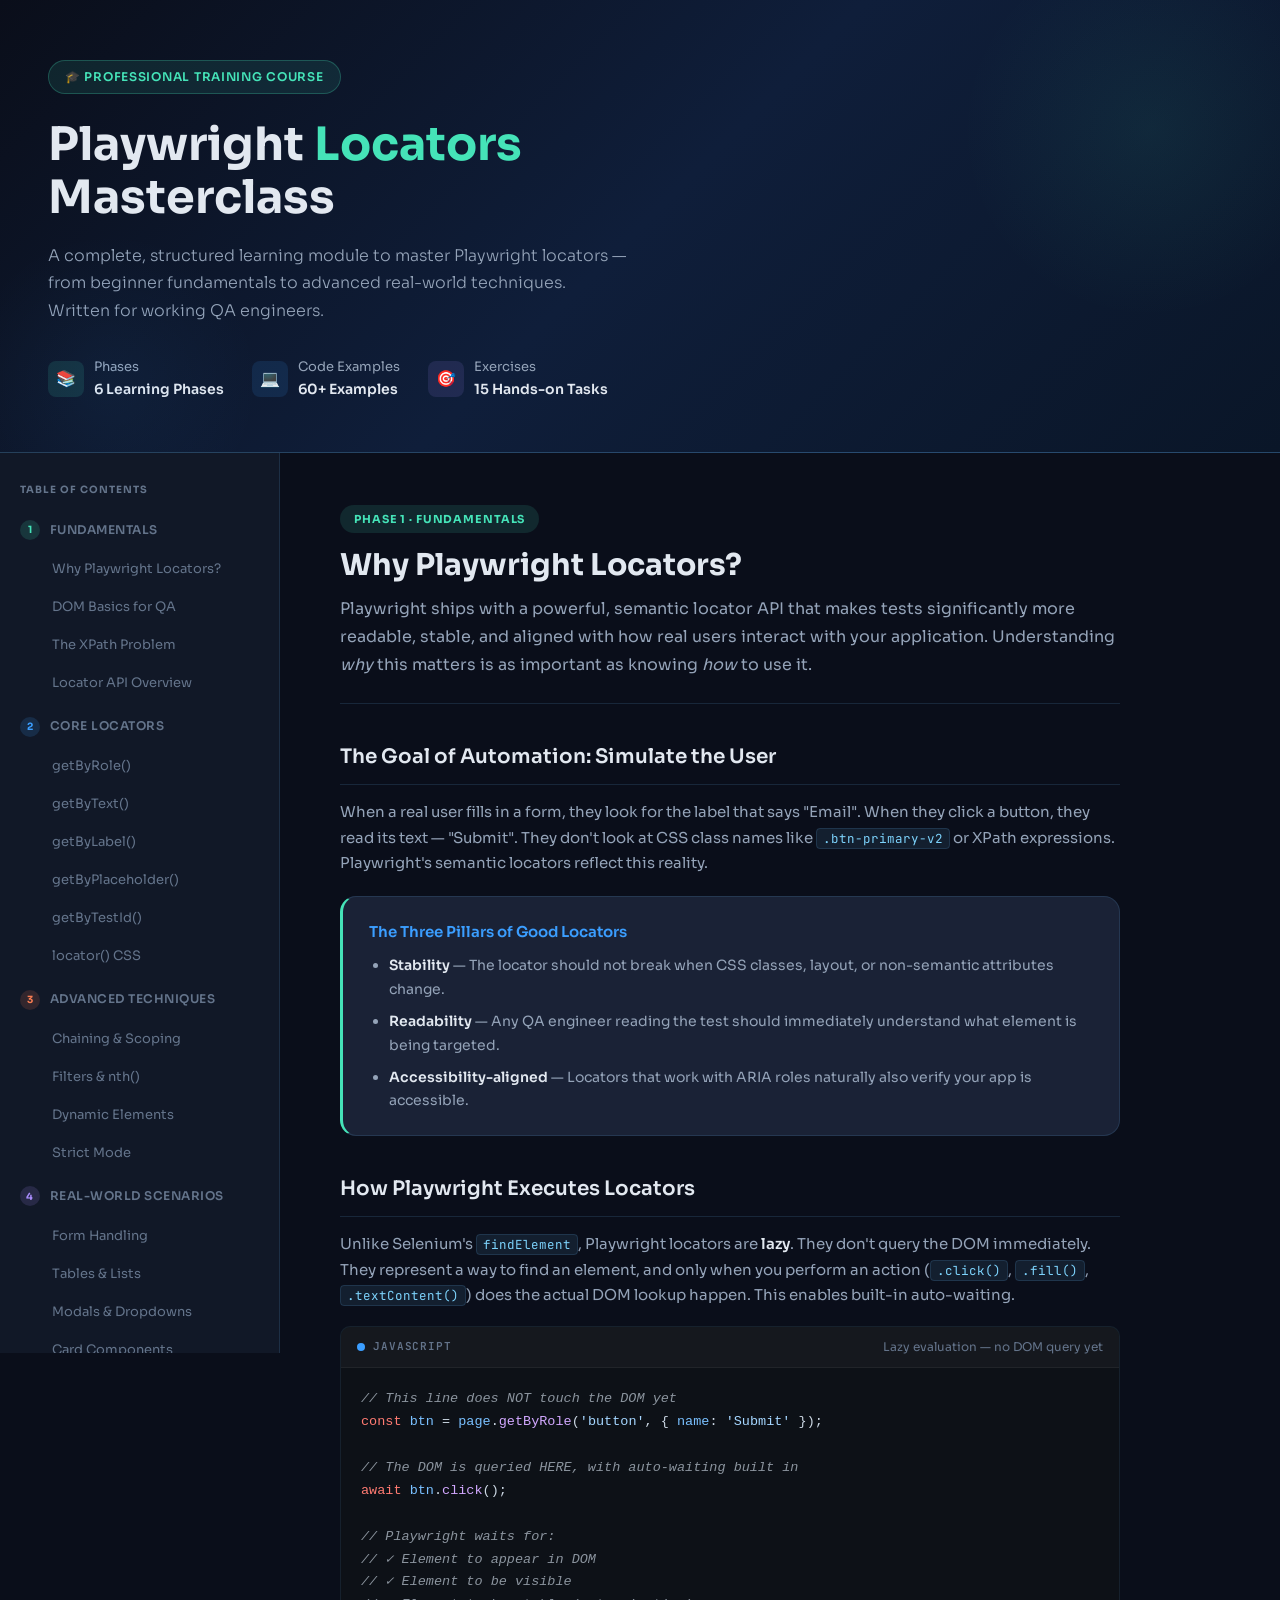
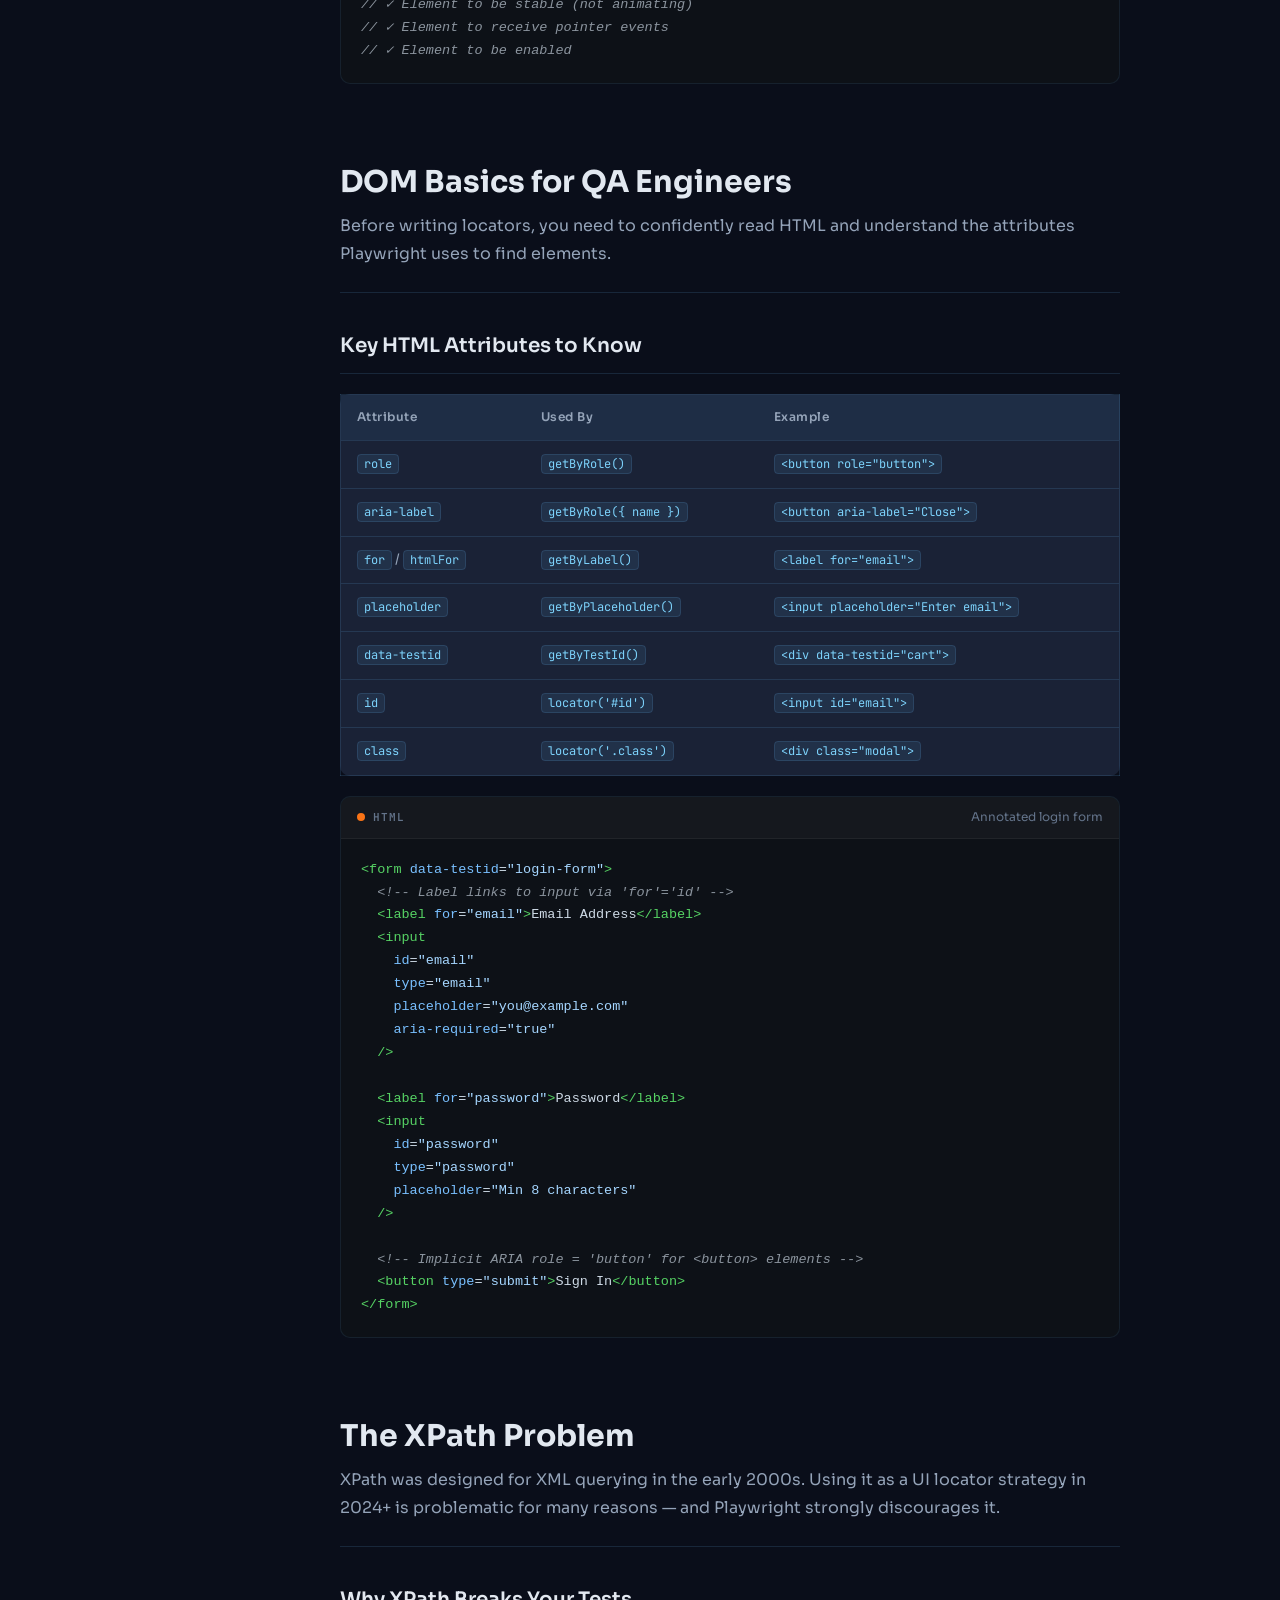
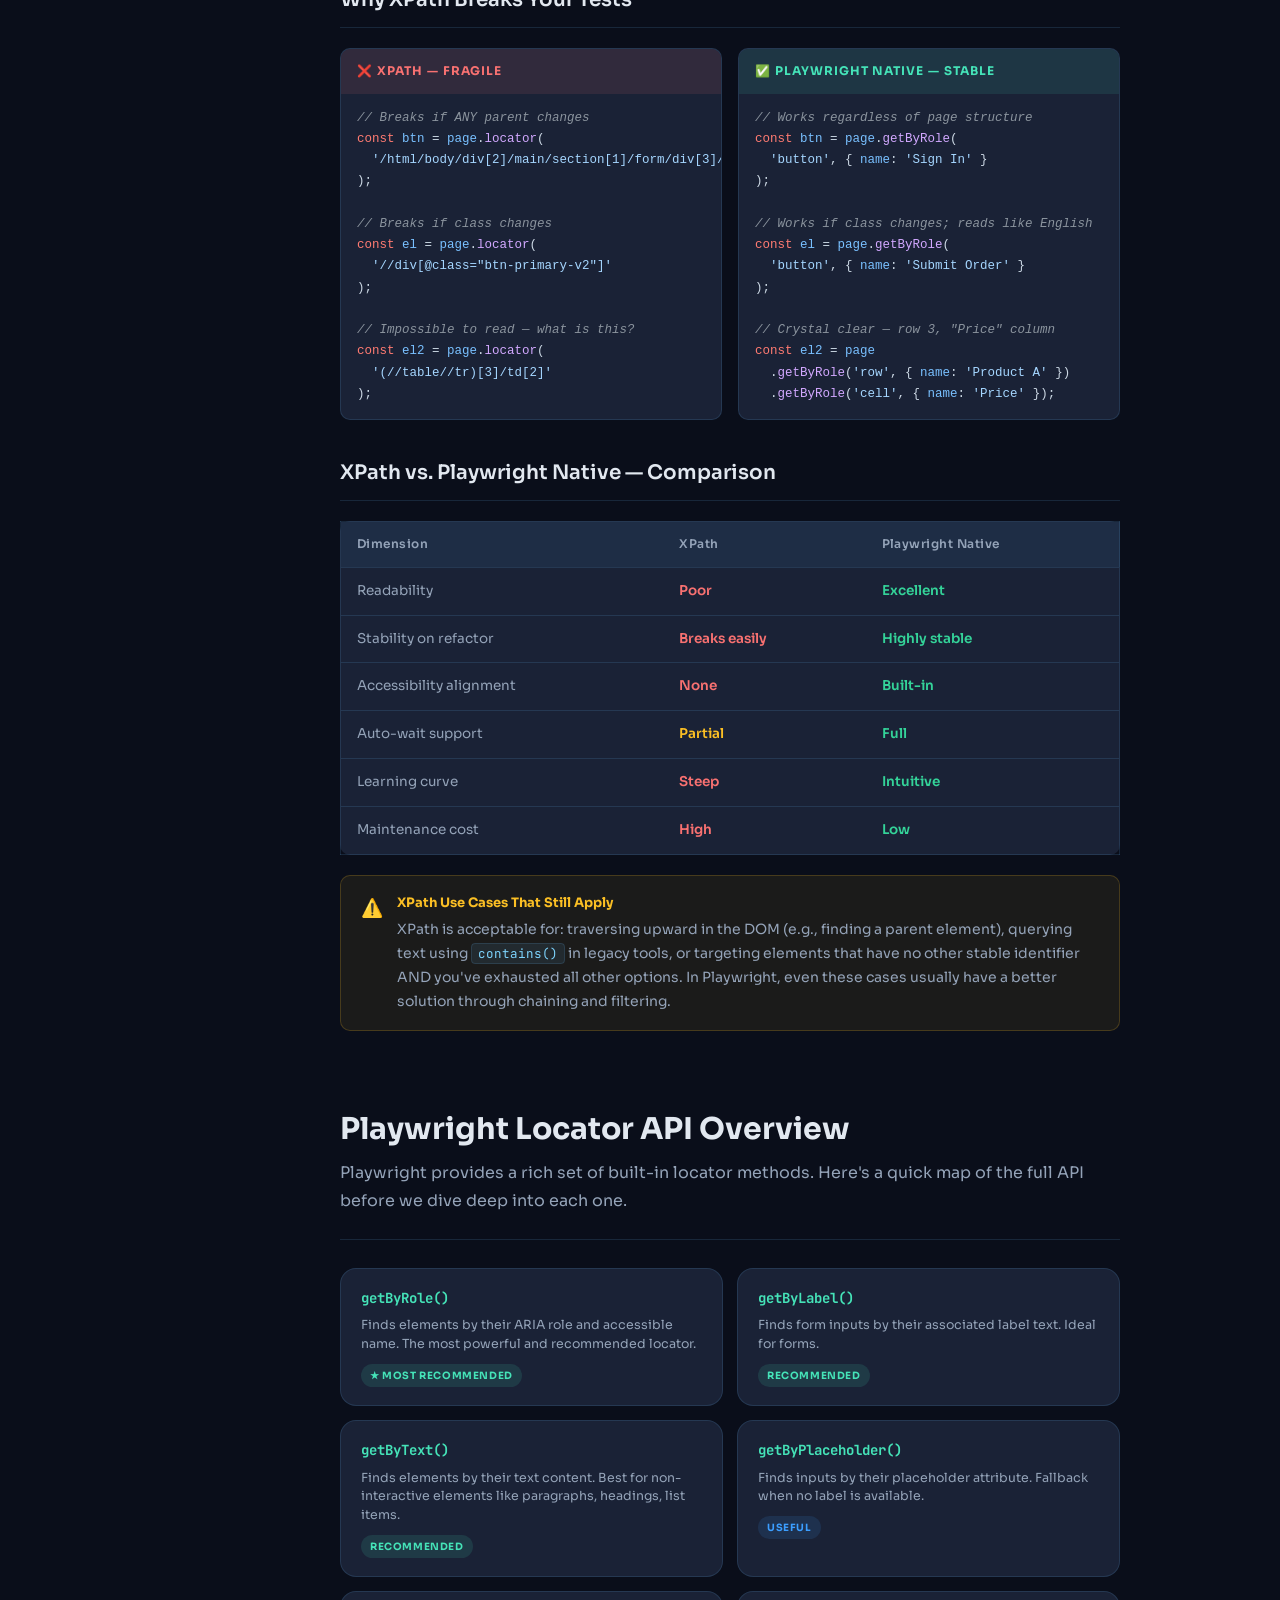
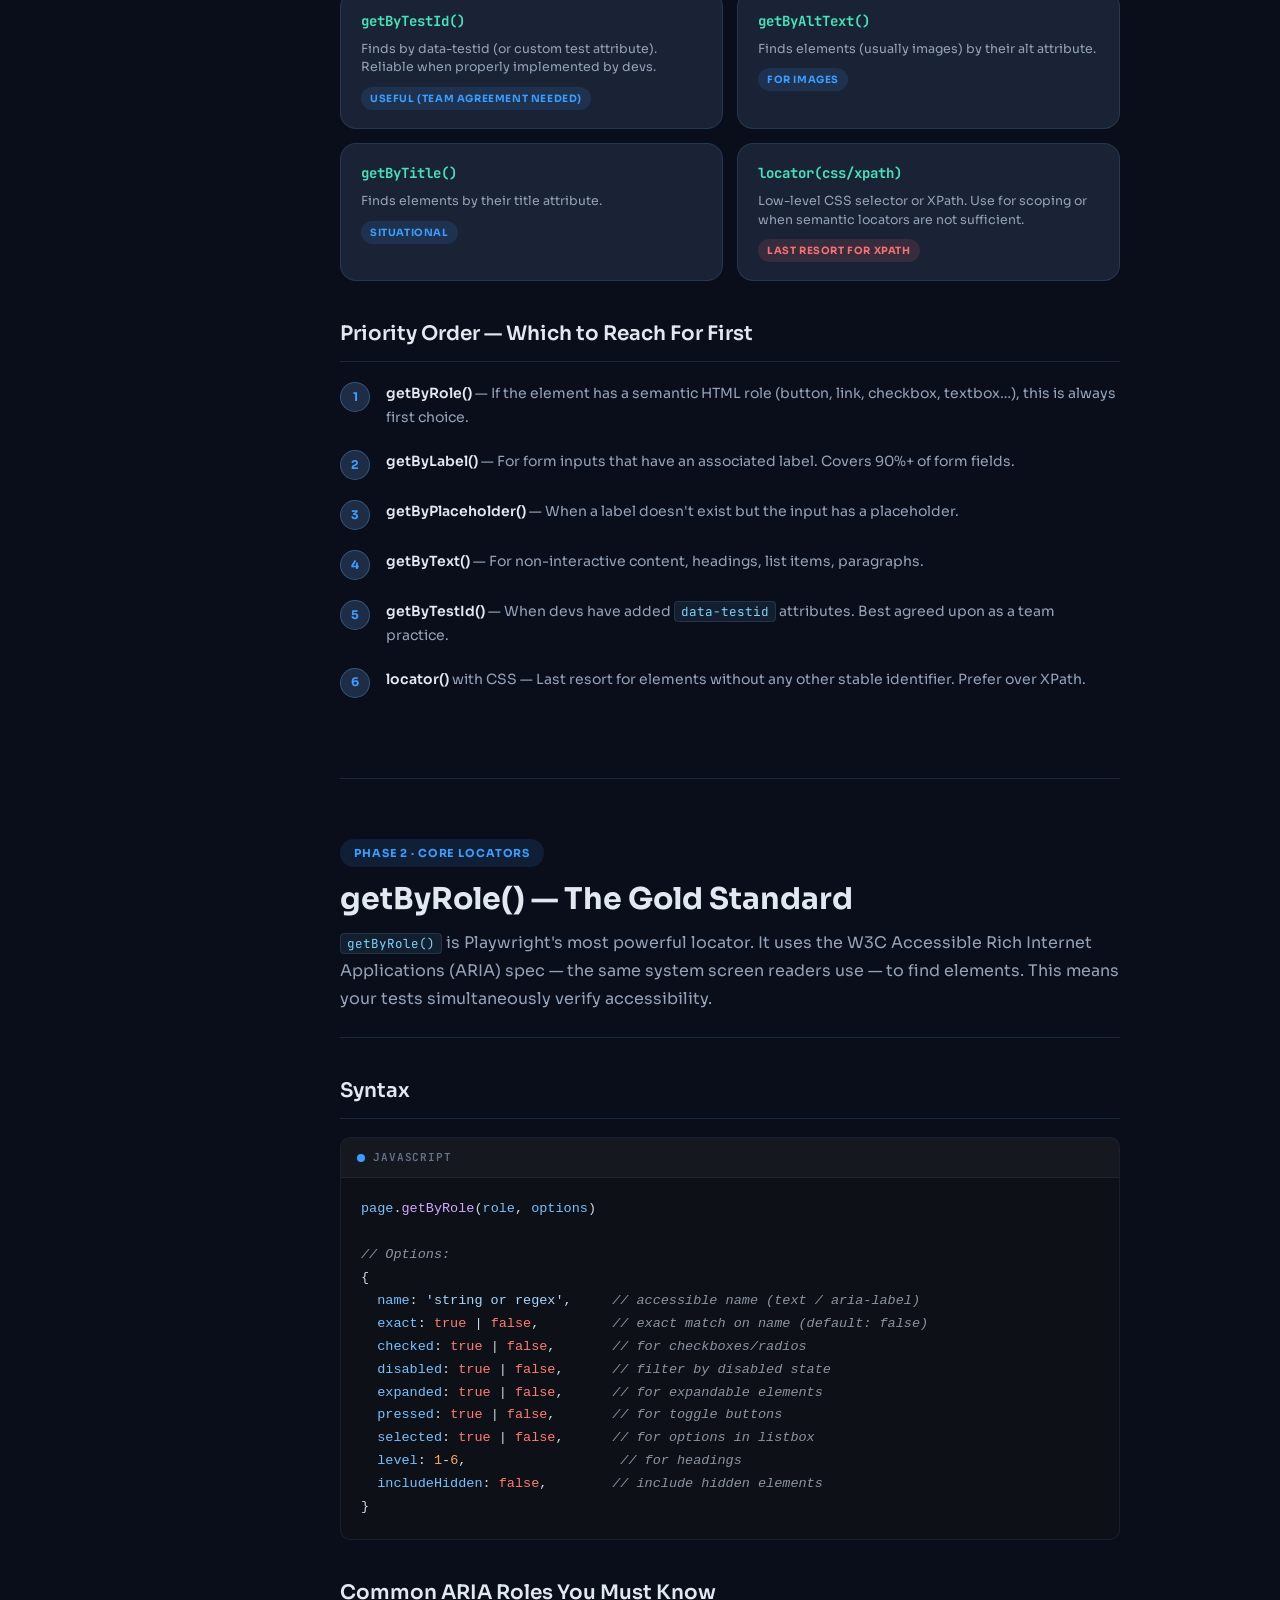
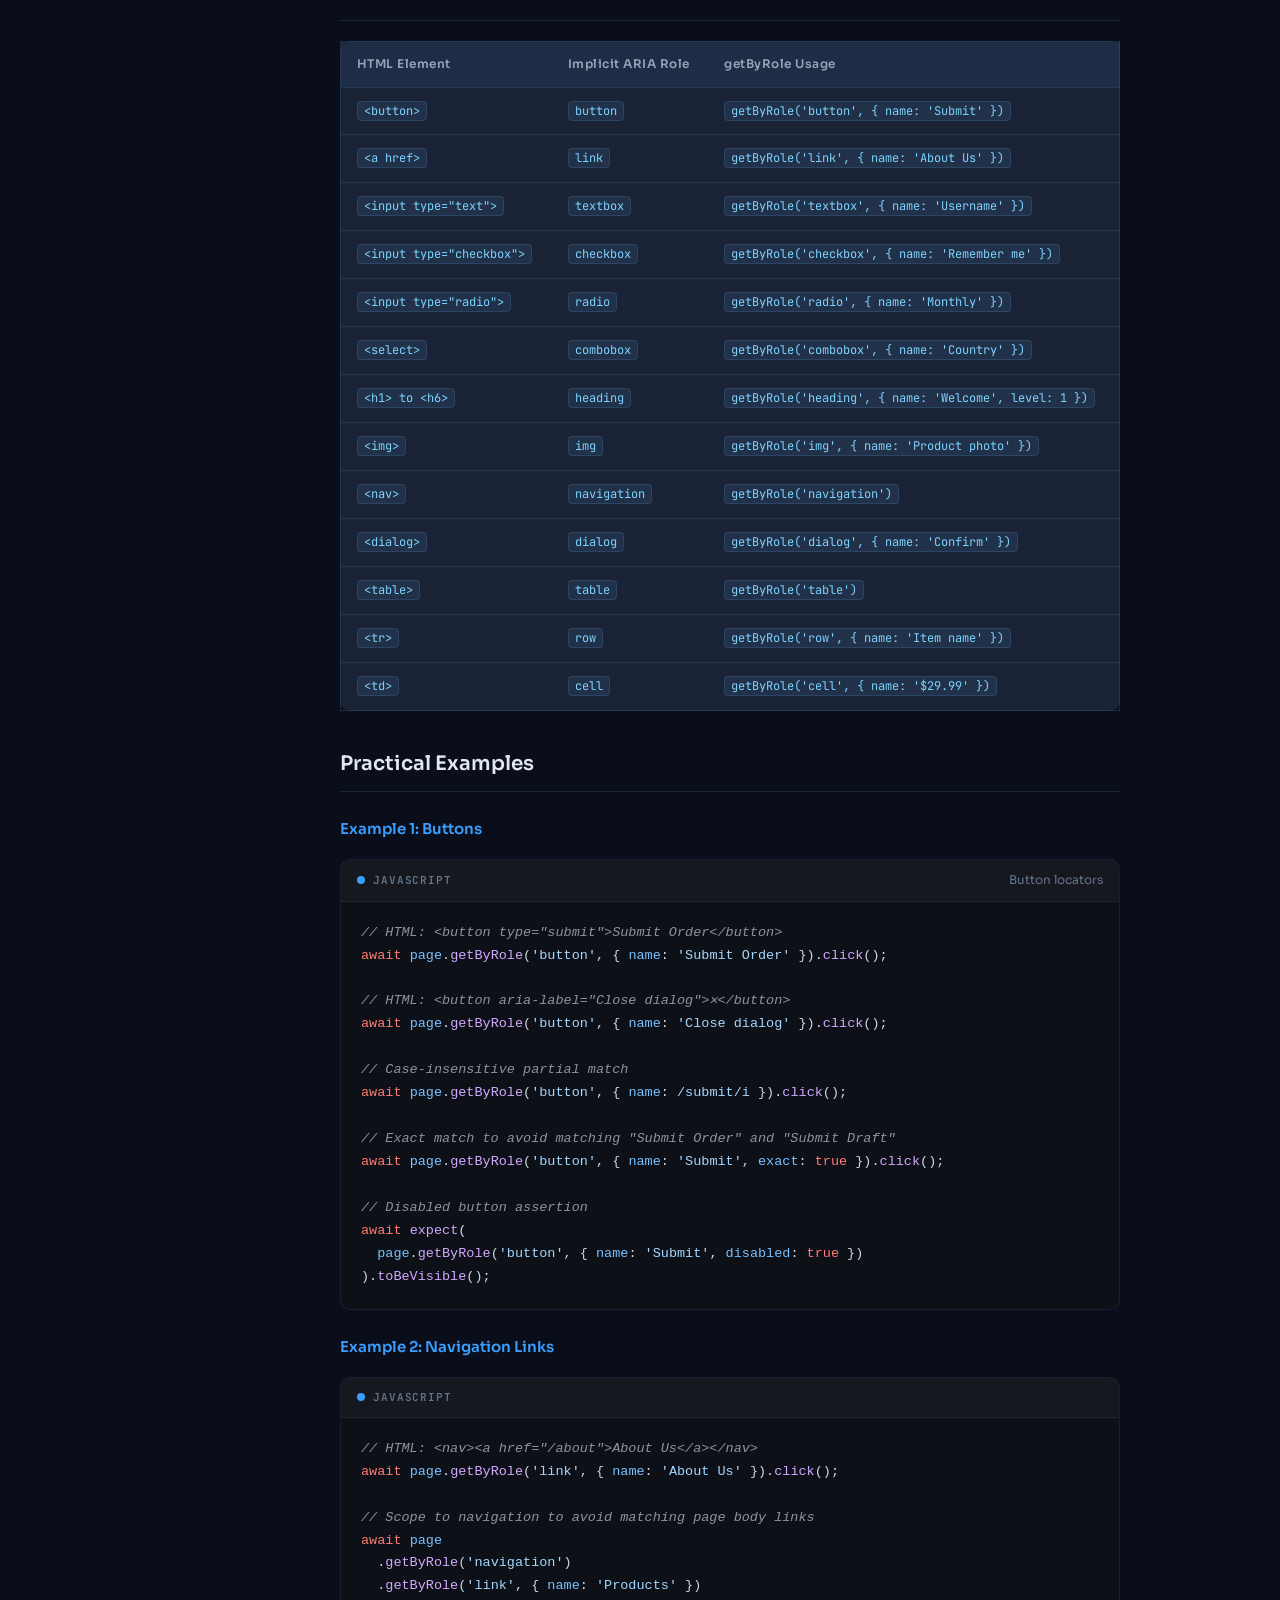
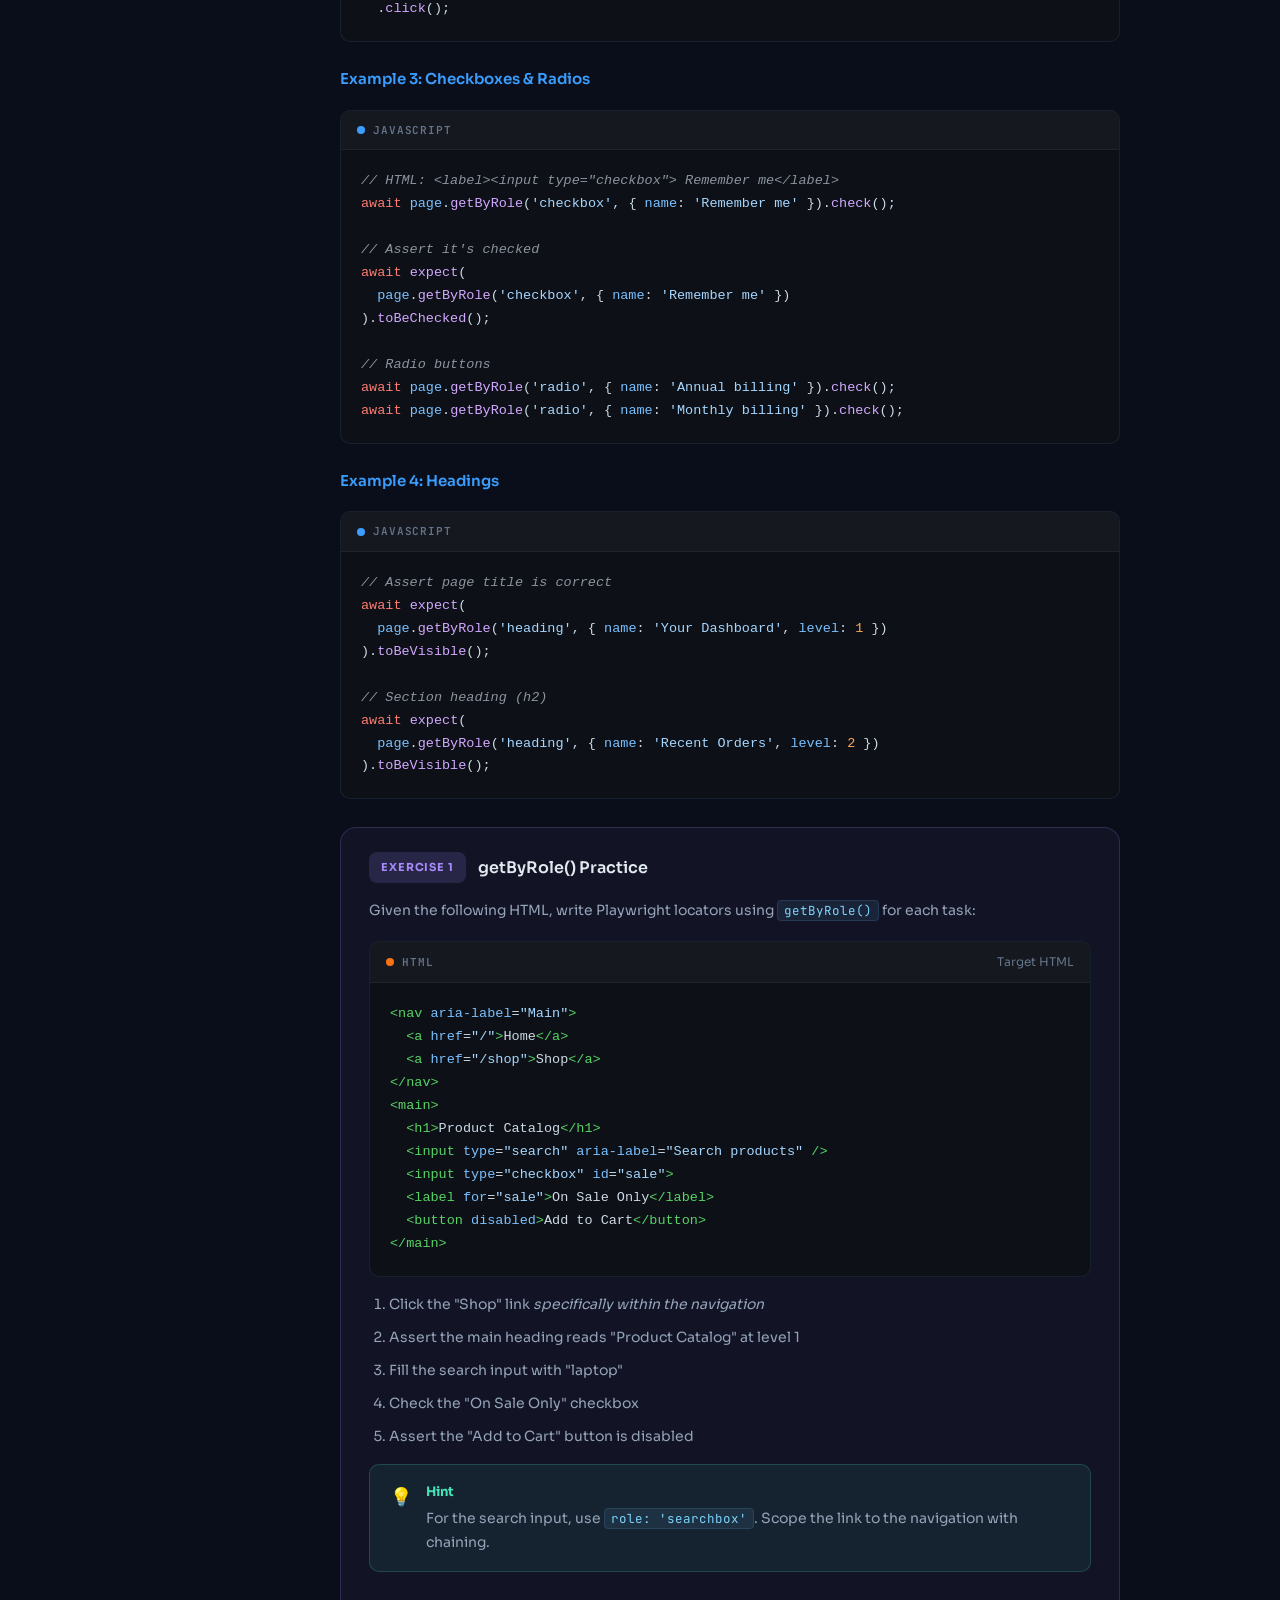
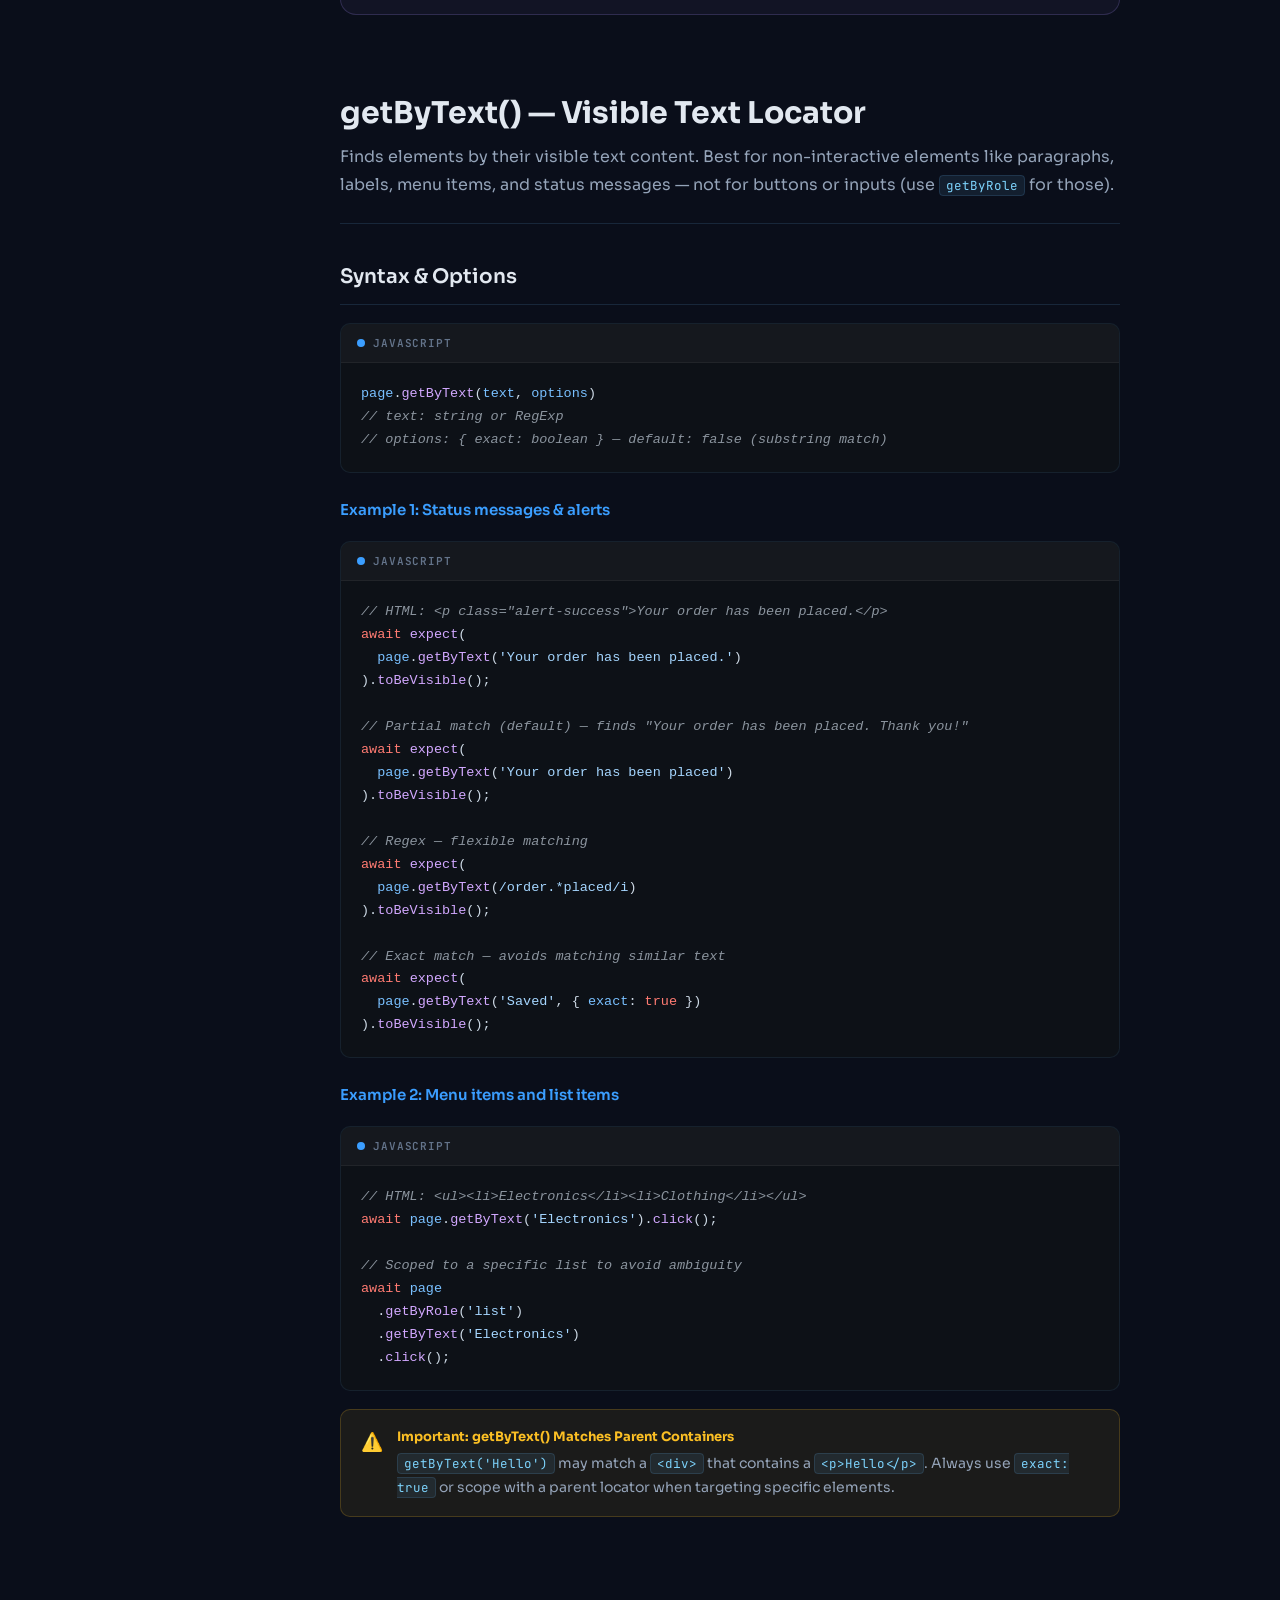
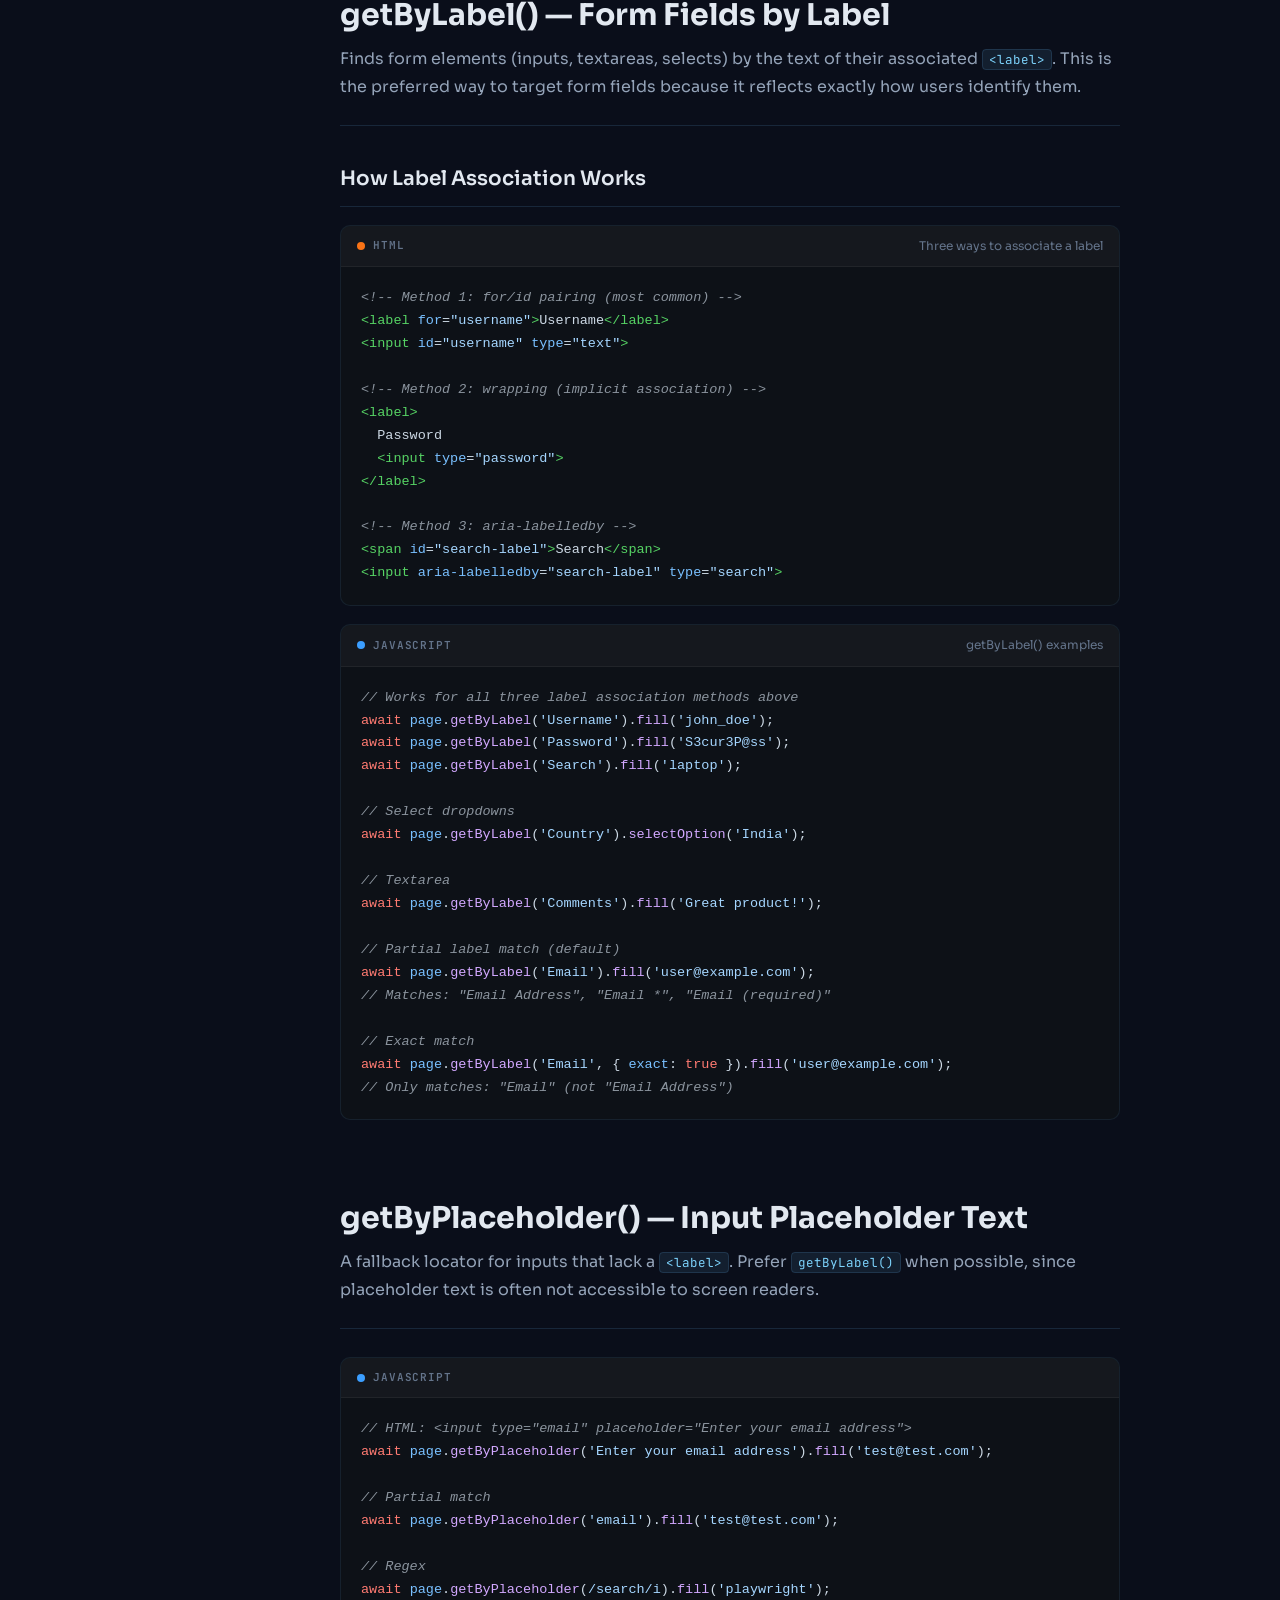
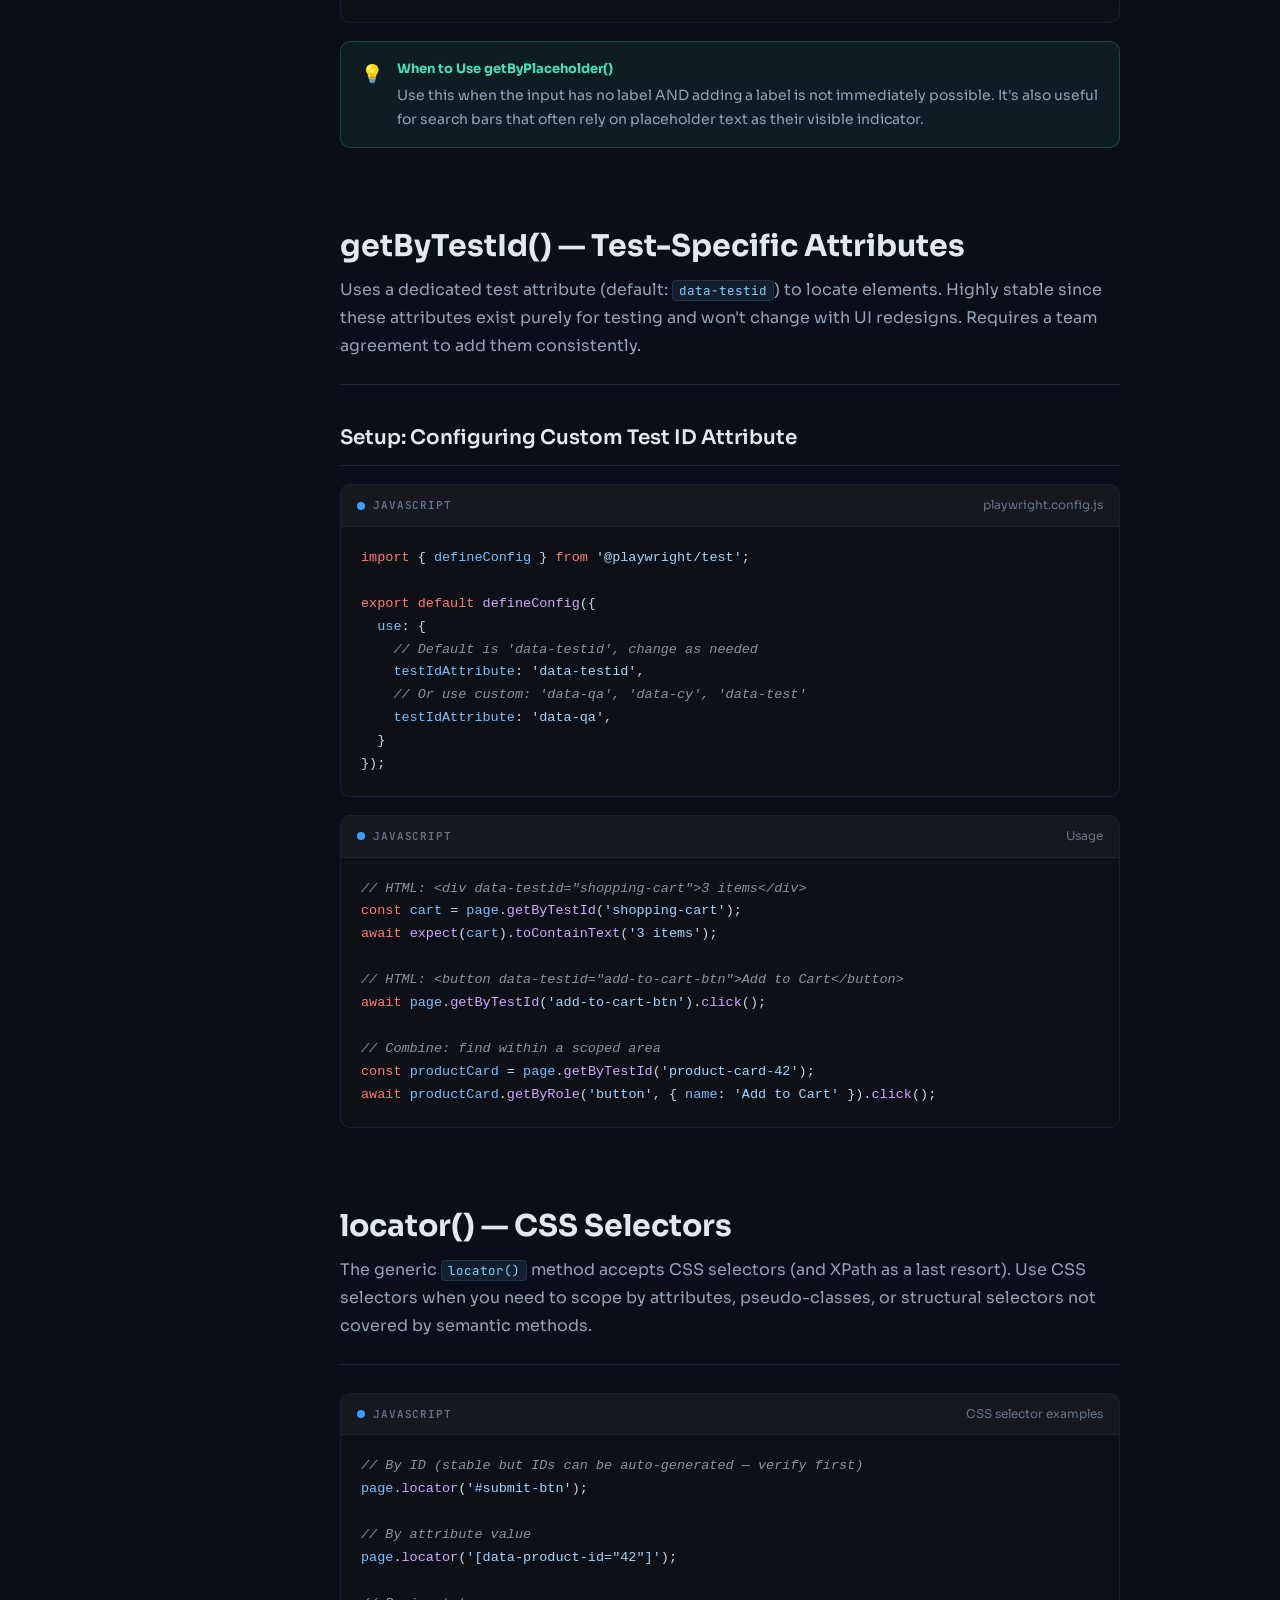
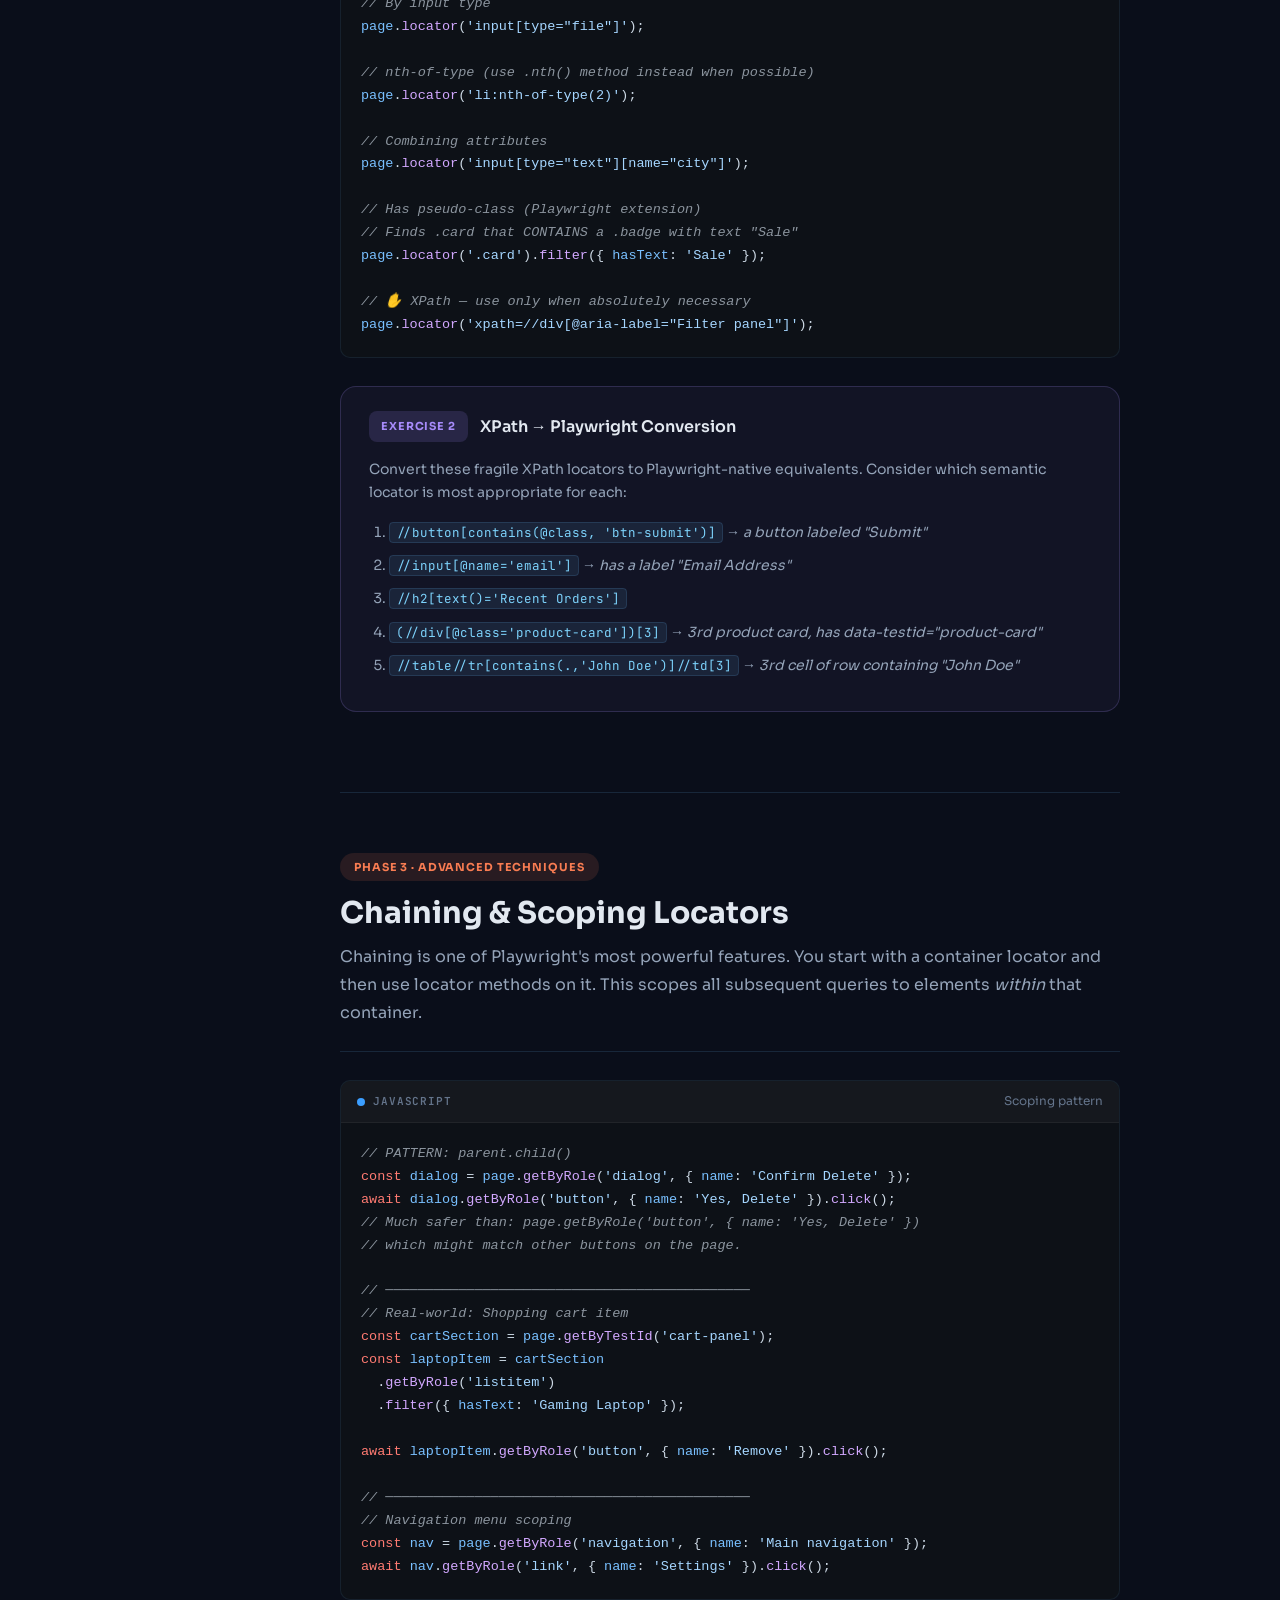
<file: pages/playwrightLocators.html>
<!DOCTYPE html>
<html lang="en">
<head>
<meta charset="UTF-8">
<meta name="viewport" content="width=device-width, initial-scale=1.0">
<title>Playwright Locators Masterclass</title>
<style>
  @import url('https://fonts.googleapis.com/css2?family=JetBrains+Mono:wght@400;500;700&family=Sora:wght@300;400;500;600;700&display=swap');

  :root {
    --bg: #0a0e1a;
    --bg2: #111827;
    --bg3: #1a2236;
    --surface: #1e2d45;
    --surface2: #243350;
    --border: rgba(99,179,237,0.15);
    --border2: rgba(99,179,237,0.3);
    --accent: #45e3b8;
    --accent2: #3b9eff;
    --accent3: #f87c52;
    --accent4: #a78bfa;
    --text: #e2e8f0;
    --text2: #94a3b8;
    --text3: #64748b;
    --danger: #f87171;
    --success: #34d399;
    --warning: #fbbf24;
    --code-bg: #0d1117;
    --radius: 10px;
    --radius-lg: 16px;
  }

  * { margin: 0; padding: 0; box-sizing: border-box; }

  body {
    font-family: 'Sora', sans-serif;
    background: var(--bg);
    color: var(--text);
    line-height: 1.7;
    font-size: 15px;
  }

  /* ── Header ── */
  .hero {
    background: linear-gradient(135deg, #0a0e1a 0%, #0f1e3a 50%, #0a1628 100%);
    border-bottom: 1px solid var(--border2);
    padding: 60px 48px 50px;
    position: relative;
    overflow: hidden;
  }
  .hero::before {
    content: '';
    position: absolute;
    top: -60px; right: -60px;
    width: 380px; height: 380px;
    background: radial-gradient(circle, rgba(69,227,184,0.07) 0%, transparent 70%);
    border-radius: 50%;
  }
  .hero::after {
    content: '';
    position: absolute;
    bottom: -80px; left: -40px;
    width: 300px; height: 300px;
    background: radial-gradient(circle, rgba(59,158,255,0.06) 0%, transparent 70%);
    border-radius: 50%;
  }
  .hero-badge {
    display: inline-flex;
    align-items: center;
    gap: 8px;
    background: rgba(69,227,184,0.1);
    border: 1px solid rgba(69,227,184,0.25);
    border-radius: 100px;
    padding: 6px 16px;
    font-size: 12px;
    color: var(--accent);
    font-weight: 600;
    letter-spacing: 0.06em;
    text-transform: uppercase;
    margin-bottom: 24px;
  }
  .hero h1 {
    font-size: 46px;
    font-weight: 700;
    line-height: 1.15;
    margin-bottom: 18px;
    max-width: 700px;
  }
  .hero h1 span { color: var(--accent); }
  .hero p {
    font-size: 16px;
    color: var(--text2);
    max-width: 580px;
    margin-bottom: 32px;
    font-weight: 300;
  }
  .hero-meta {
    display: flex;
    gap: 28px;
    flex-wrap: wrap;
  }
  .hero-stat {
    display: flex;
    align-items: center;
    gap: 10px;
  }
  .hero-stat-icon {
    width: 36px; height: 36px;
    border-radius: 8px;
    display: flex; align-items: center; justify-content: center;
    font-size: 16px;
  }
  .hero-stat-icon.g { background: rgba(69,227,184,0.12); }
  .hero-stat-icon.b { background: rgba(59,158,255,0.12); }
  .hero-stat-icon.p { background: rgba(167,139,250,0.12); }
  .hero-stat-label { font-size: 13px; color: var(--text2); }
  .hero-stat-val { font-size: 14px; font-weight: 600; color: var(--text); }

  /* ── Layout ── */
  .layout {
    display: flex;
    min-height: 100vh;
  }

  /* ── Sidebar / TOC ── */
  .sidebar {
    width: 280px;
    flex-shrink: 0;
    background: var(--bg2);
    border-right: 1px solid var(--border);
    padding: 28px 0;
    position: sticky;
    top: 0;
    height: 100vh;
    overflow-y: auto;
    scrollbar-width: thin;
    scrollbar-color: var(--surface2) transparent;
  }
  .sidebar-label {
    font-size: 10px;
    font-weight: 700;
    letter-spacing: 0.1em;
    text-transform: uppercase;
    color: var(--text3);
    padding: 0 20px 12px;
  }
  .toc-phase {
    margin-bottom: 4px;
  }
  .toc-phase-header {
    display: flex;
    align-items: center;
    gap: 10px;
    padding: 10px 20px;
    cursor: pointer;
    font-size: 12px;
    font-weight: 600;
    letter-spacing: 0.04em;
    text-transform: uppercase;
    color: var(--text3);
    transition: color 0.15s;
  }
  .toc-phase-header:hover { color: var(--text2); }
  .toc-phase-num {
    width: 20px; height: 20px;
    border-radius: 50%;
    display: flex; align-items: center; justify-content: center;
    font-size: 10px;
    font-weight: 700;
    background: var(--surface);
    flex-shrink: 0;
  }
  .toc-item {
    display: block;
    padding: 8px 20px 8px 50px;
    font-size: 13px;
    color: var(--text3);
    text-decoration: none;
    transition: all 0.15s;
    border-left: 2px solid transparent;
    margin-left: 0;
  }
  .toc-item:hover {
    color: var(--text2);
    background: rgba(255,255,255,0.03);
  }
  .toc-item.active {
    color: var(--accent);
    border-left-color: var(--accent);
    background: rgba(69,227,184,0.05);
  }

  /* ── Main content ── */
  .main {
    flex: 1;
    padding: 52px 60px;
    max-width: 900px;
    overflow-x: hidden;
  }

  /* ── Phase headers ── */
  .phase-tag {
    display: inline-flex;
    align-items: center;
    gap: 8px;
    padding: 5px 14px;
    border-radius: 100px;
    font-size: 11px;
    font-weight: 700;
    letter-spacing: 0.08em;
    text-transform: uppercase;
    margin-bottom: 14px;
  }
  .phase-tag.p1 { background: rgba(69,227,184,0.12); color: var(--accent); }
  .phase-tag.p2 { background: rgba(59,158,255,0.12); color: var(--accent2); }
  .phase-tag.p3 { background: rgba(248,124,82,0.12); color: var(--accent3); }
  .phase-tag.p4 { background: rgba(167,139,250,0.12); color: var(--accent4); }
  .phase-tag.p5 { background: rgba(251,191,36,0.12); color: var(--warning); }
  .phase-tag.p6 { background: rgba(52,211,153,0.12); color: var(--success); }

  .section {
    margin-bottom: 80px;
    scroll-margin-top: 32px;
  }

  h2 {
    font-size: 30px;
    font-weight: 700;
    line-height: 1.2;
    color: var(--text);
    margin-bottom: 12px;
  }
  h3 {
    font-size: 20px;
    font-weight: 600;
    color: var(--text);
    margin: 36px 0 14px;
    padding-bottom: 10px;
    border-bottom: 1px solid var(--border);
  }
  h4 {
    font-size: 15px;
    font-weight: 600;
    color: var(--accent2);
    margin: 24px 0 10px;
  }

  p { color: var(--text2); margin-bottom: 14px; }
  strong { color: var(--text); font-weight: 600; }

  .section-intro {
    font-size: 16px;
    color: var(--text2);
    margin-bottom: 28px;
    line-height: 1.75;
    padding-bottom: 24px;
    border-bottom: 1px solid var(--border);
  }

  /* ── Info cards ── */
  .card {
    background: var(--bg3);
    border: 1px solid var(--border);
    border-radius: var(--radius-lg);
    padding: 22px 26px;
    margin: 20px 0;
  }
  .card.accent-g { border-left: 3px solid var(--accent); }
  .card.accent-b { border-left: 3px solid var(--accent2); }
  .card.accent-o { border-left: 3px solid var(--accent3); }
  .card.accent-p { border-left: 3px solid var(--accent4); }
  .card.accent-r { border-left: 3px solid var(--danger); }
  .card.accent-y { border-left: 3px solid var(--warning); }

  .callout {
    border-radius: var(--radius);
    padding: 16px 20px;
    margin: 18px 0;
    display: flex;
    gap: 14px;
    align-items: flex-start;
  }
  .callout.tip { background: rgba(69,227,184,0.07); border: 1px solid rgba(69,227,184,0.2); }
  .callout.warn { background: rgba(251,191,36,0.07); border: 1px solid rgba(251,191,36,0.2); }
  .callout.danger { background: rgba(248,113,113,0.07); border: 1px solid rgba(248,113,113,0.2); }
  .callout.info { background: rgba(59,158,255,0.07); border: 1px solid rgba(59,158,255,0.2); }
  .callout-icon { font-size: 18px; flex-shrink: 0; margin-top: 1px; }
  .callout-body { flex: 1; }
  .callout-title { font-size: 13px; font-weight: 700; margin-bottom: 4px; }
  .callout.tip .callout-title { color: var(--accent); }
  .callout.warn .callout-title { color: var(--warning); }
  .callout.danger .callout-title { color: var(--danger); }
  .callout.info .callout-title { color: var(--accent2); }
  .callout p { margin: 0; font-size: 14px; }

  /* ── Code blocks ── */
  .code-block {
    background: var(--code-bg);
    border: 1px solid rgba(99,179,237,0.1);
    border-radius: var(--radius);
    overflow: hidden;
    margin: 18px 0;
    font-family: 'JetBrains Mono', monospace;
  }
  .code-header {
    display: flex;
    align-items: center;
    justify-content: space-between;
    padding: 10px 16px;
    background: rgba(255,255,255,0.03);
    border-bottom: 1px solid rgba(255,255,255,0.05);
  }
  .code-lang {
    font-size: 11px;
    font-weight: 600;
    letter-spacing: 0.08em;
    text-transform: uppercase;
    color: var(--text3);
    display: flex;
    align-items: center;
    gap: 8px;
  }
  .code-lang-dot {
    width: 8px; height: 8px;
    border-radius: 50%;
    background: var(--accent2);
  }
  .code-label {
    font-size: 12px;
    color: var(--text3);
    font-family: 'Sora', sans-serif;
  }
  pre {
    padding: 20px;
    overflow-x: auto;
    font-size: 13.5px;
    line-height: 1.7;
    color: #cdd9e5;
  }
  code {
    font-family: 'JetBrains Mono', monospace;
    font-size: 13px;
  }
  p code, li code {
    background: rgba(99,179,237,0.1);
    border: 1px solid rgba(99,179,237,0.15);
    border-radius: 4px;
    padding: 1px 6px;
    color: #7dd3fc;
    font-size: 12.5px;
  }

  /* syntax highlight classes */
  .k { color: #ff7b72; } /* keyword */
  .s { color: #a5d6ff; } /* string */
  .c { color: #8b949e; font-style: italic; } /* comment */
  .fn { color: #d2a8ff; } /* function */
  .v { color: #79c0ff; } /* variable */
  .n { color: #ffa657; } /* number/special */
  .t { color: #56d364; } /* type/tag */
  .p { color: #45e3b8; } /* playwright-specific */

  /* ── Comparison tables ── */
  .compare-grid {
    display: grid;
    grid-template-columns: 1fr 1fr;
    gap: 16px;
    margin: 20px 0;
  }
  .compare-col {
    background: var(--bg3);
    border: 1px solid var(--border);
    border-radius: var(--radius);
    overflow: hidden;
  }
  .compare-col-header {
    padding: 12px 16px;
    font-size: 12px;
    font-weight: 700;
    text-transform: uppercase;
    letter-spacing: 0.08em;
    display: flex;
    align-items: center;
    gap: 8px;
  }
  .compare-col-header.bad { background: rgba(248,113,113,0.1); color: var(--danger); }
  .compare-col-header.good { background: rgba(69,227,184,0.1); color: var(--accent); }
  .compare-col pre { padding: 14px 16px; font-size: 12.5px; }

  /* ── Locator API cards ── */
  .locator-grid {
    display: grid;
    grid-template-columns: 1fr 1fr;
    gap: 14px;
    margin: 20px 0;
  }
  .locator-card {
    background: var(--bg3);
    border: 1px solid var(--border);
    border-radius: var(--radius-lg);
    padding: 18px 20px;
    cursor: pointer;
    transition: all 0.2s;
  }
  .locator-card:hover {
    border-color: var(--border2);
    transform: translateY(-1px);
  }
  .locator-name {
    font-family: 'JetBrains Mono', monospace;
    font-size: 14px;
    font-weight: 700;
    color: var(--accent);
    margin-bottom: 6px;
  }
  .locator-desc {
    font-size: 12.5px;
    color: var(--text2);
    line-height: 1.5;
  }
  .locator-tag {
    display: inline-block;
    margin-top: 10px;
    padding: 3px 9px;
    border-radius: 100px;
    font-size: 10px;
    font-weight: 700;
    letter-spacing: 0.06em;
    text-transform: uppercase;
  }
  .tag-recommended { background: rgba(69,227,184,0.12); color: var(--accent); }
  .tag-useful { background: rgba(59,158,255,0.12); color: var(--accent2); }
  .tag-avoid { background: rgba(248,113,113,0.12); color: var(--danger); }

  /* ── Exercise boxes ── */
  .exercise {
    background: rgba(167,139,250,0.05);
    border: 1px solid rgba(167,139,250,0.2);
    border-radius: var(--radius-lg);
    padding: 24px 28px;
    margin: 28px 0;
  }
  .exercise-header {
    display: flex;
    align-items: center;
    gap: 12px;
    margin-bottom: 16px;
  }
  .exercise-badge {
    background: rgba(167,139,250,0.15);
    color: var(--accent4);
    border-radius: 8px;
    padding: 6px 12px;
    font-size: 11px;
    font-weight: 700;
    text-transform: uppercase;
    letter-spacing: 0.08em;
  }
  .exercise-title { font-size: 16px; font-weight: 600; color: var(--text); }
  .exercise ol, .exercise ul {
    padding-left: 20px;
    color: var(--text2);
    font-size: 14px;
  }
  .exercise li { margin-bottom: 10px; line-height: 1.65; }

  /* ── Checklist ── */
  .checklist {
    list-style: none;
    margin: 16px 0;
  }
  .checklist li {
    display: flex;
    align-items: flex-start;
    gap: 12px;
    padding: 10px 0;
    border-bottom: 1px solid var(--border);
    font-size: 14px;
    color: var(--text2);
  }
  .checklist li:last-child { border-bottom: none; }
  .check-box {
    width: 20px; height: 20px;
    border: 2px solid var(--border2);
    border-radius: 5px;
    flex-shrink: 0;
    margin-top: 1px;
  }

  /* ── Anti-pattern / best-practice cards ── */
  .pattern-grid {
    display: grid;
    grid-template-columns: 1fr 1fr;
    gap: 16px;
    margin: 20px 0;
  }
  .pattern-card {
    border-radius: var(--radius-lg);
    padding: 20px;
  }
  .pattern-card.anti {
    background: rgba(248,113,113,0.06);
    border: 1px solid rgba(248,113,113,0.2);
  }
  .pattern-card.best {
    background: rgba(69,227,184,0.06);
    border: 1px solid rgba(69,227,184,0.2);
  }
  .pattern-card-header {
    font-size: 12px;
    font-weight: 700;
    text-transform: uppercase;
    letter-spacing: 0.08em;
    margin-bottom: 12px;
    display: flex;
    align-items: center;
    gap: 8px;
  }
  .pattern-card.anti .pattern-card-header { color: var(--danger); }
  .pattern-card.best .pattern-card-header { color: var(--accent); }

  /* ── Steps ── */
  .steps {
    counter-reset: step;
    list-style: none;
    margin: 20px 0;
  }
  .steps li {
    display: flex;
    gap: 16px;
    margin-bottom: 20px;
    align-items: flex-start;
  }
  .steps li::before {
    counter-increment: step;
    content: counter(step);
    width: 28px; height: 28px;
    border-radius: 50%;
    background: var(--surface);
    border: 1px solid var(--border2);
    color: var(--accent2);
    font-size: 12px;
    font-weight: 700;
    display: flex;
    align-items: center;
    justify-content: center;
    flex-shrink: 0;
  }
  .steps li p { margin: 0; color: var(--text2); font-size: 14px; }

  /* ── Divider ── */
  .divider {
    border: none;
    border-top: 1px solid var(--border);
    margin: 60px 0;
  }

  /* ── Progress bar ── */
  .progress-section {
    background: var(--bg3);
    border: 1px solid var(--border);
    border-radius: var(--radius-lg);
    padding: 24px 28px;
    margin: 28px 0;
  }
  .progress-row {
    margin-bottom: 14px;
  }
  .progress-row:last-child { margin-bottom: 0; }
  .progress-label {
    display: flex;
    justify-content: space-between;
    font-size: 13px;
    margin-bottom: 6px;
  }
  .progress-label span:first-child { color: var(--text2); }
  .progress-label span:last-child { color: var(--text3); font-family: 'JetBrains Mono', monospace; }
  .progress-track {
    height: 6px;
    background: var(--surface);
    border-radius: 100px;
    overflow: hidden;
  }
  .progress-fill {
    height: 100%;
    border-radius: 100px;
    background: linear-gradient(90deg, var(--accent2), var(--accent));
  }

  /* ── Table ── */
  .data-table {
    width: 100%;
    border-collapse: collapse;
    font-size: 13.5px;
    margin: 20px 0;
  }
  .data-table th {
    text-align: left;
    padding: 12px 16px;
    background: var(--surface);
    color: var(--text2);
    font-weight: 600;
    font-size: 12px;
    letter-spacing: 0.04em;
    border-bottom: 1px solid var(--border);
  }
  .data-table td {
    padding: 12px 16px;
    border-bottom: 1px solid var(--border);
    color: var(--text2);
    vertical-align: top;
  }
  .data-table tr:last-child td { border-bottom: none; }
  .data-table tr:hover td { background: rgba(255,255,255,0.02); }
  .data-table code {
    background: rgba(99,179,237,0.1);
    border: 1px solid rgba(99,179,237,0.15);
    border-radius: 4px;
    padding: 1px 6px;
    color: #7dd3fc;
    font-size: 12px;
  }
  td.good { color: var(--success); font-weight: 600; }
  td.bad { color: var(--danger); font-weight: 600; }
  td.mid { color: var(--warning); font-weight: 600; }

  /* ── Mini project ── */
  .project-card {
    background: linear-gradient(135deg, rgba(59,158,255,0.06) 0%, rgba(69,227,184,0.06) 100%);
    border: 1px solid rgba(69,227,184,0.2);
    border-radius: var(--radius-lg);
    padding: 28px 32px;
    margin: 28px 0;
  }
  .project-header {
    display: flex;
    align-items: center;
    gap: 14px;
    margin-bottom: 18px;
  }
  .project-icon {
    width: 44px; height: 44px;
    border-radius: 10px;
    background: rgba(69,227,184,0.12);
    display: flex;
    align-items: center;
    justify-content: center;
    font-size: 20px;
  }
  .project-title { font-size: 18px; font-weight: 700; color: var(--text); }
  .project-subtitle { font-size: 13px; color: var(--text3); }

  /* ── Scrollbar ── */
  ::-webkit-scrollbar { width: 6px; height: 6px; }
  ::-webkit-scrollbar-track { background: transparent; }
  ::-webkit-scrollbar-thumb { background: var(--surface2); border-radius: 3px; }

  /* ── Responsive ── */
  @media (max-width: 1100px) {
    .sidebar { width: 240px; }
    .main { padding: 40px 36px; }
    h2 { font-size: 26px; }
    .locator-grid { grid-template-columns: 1fr; }
    .compare-grid { grid-template-columns: 1fr; }
    .pattern-grid { grid-template-columns: 1fr; }
  }

  @media (max-width: 820px) {
    .layout { flex-direction: column; }
    .sidebar { width: 100%; height: auto; position: relative; }
    .main { padding: 28px 20px; }
    .hero { padding: 36px 20px 32px; }
    .hero h1 { font-size: 32px; }
  }
</style>
</head>
<body>

<!-- ═══════════ HERO ═══════════ -->
<div class="hero">
  <div class="hero-badge">🎓 Professional Training Course</div>
  <h1>Playwright <span>Locators</span><br>Masterclass</h1>
  <p>A complete, structured learning module to master Playwright locators — from beginner fundamentals to advanced real-world techniques. Written for working QA engineers.</p>
  <div class="hero-meta">
    <div class="hero-stat">
      <div class="hero-stat-icon g">📚</div>
      <div>
        <div class="hero-stat-label">Phases</div>
        <div class="hero-stat-val">6 Learning Phases</div>
      </div>
    </div>
    <div class="hero-stat">
      <div class="hero-stat-icon b">💻</div>
      <div>
        <div class="hero-stat-label">Code Examples</div>
        <div class="hero-stat-val">60+ Examples</div>
      </div>
    </div>
    <div class="hero-stat">
      <div class="hero-stat-icon p">🎯</div>
      <div>
        <div class="hero-stat-label">Exercises</div>
        <div class="hero-stat-val">15 Hands-on Tasks</div>
      </div>
    </div>
  </div>
</div>

<!-- ═══════════ BODY ═══════════ -->
<div class="layout">

<!-- Sidebar -->
<aside class="sidebar">
  <div class="sidebar-label">Table of Contents</div>

  <div class="toc-phase">
    <div class="toc-phase-header">
      <div class="toc-phase-num" style="background:rgba(69,227,184,0.15);color:var(--accent)">1</div>
      Fundamentals
    </div>
    <a href="#why-playwright" class="toc-item">Why Playwright Locators?</a>
    <a href="#dom-basics" class="toc-item">DOM Basics for QA</a>
    <a href="#xpath-problem" class="toc-item">The XPath Problem</a>
    <a href="#locator-overview" class="toc-item">Locator API Overview</a>
  </div>

  <div class="toc-phase">
    <div class="toc-phase-header">
      <div class="toc-phase-num" style="background:rgba(59,158,255,0.15);color:var(--accent2)">2</div>
      Core Locators
    </div>
    <a href="#getbyrole" class="toc-item">getByRole()</a>
    <a href="#getbytext" class="toc-item">getByText()</a>
    <a href="#getbylabel" class="toc-item">getByLabel()</a>
    <a href="#getbyplaceholder" class="toc-item">getByPlaceholder()</a>
    <a href="#getbytestid" class="toc-item">getByTestId()</a>
    <a href="#locator" class="toc-item">locator() CSS</a>
  </div>

  <div class="toc-phase">
    <div class="toc-phase-header">
      <div class="toc-phase-num" style="background:rgba(248,124,82,0.15);color:var(--accent3)">3</div>
      Advanced Techniques
    </div>
    <a href="#chaining" class="toc-item">Chaining & Scoping</a>
    <a href="#filters" class="toc-item">Filters & nth()</a>
    <a href="#dynamic" class="toc-item">Dynamic Elements</a>
    <a href="#strict-mode" class="toc-item">Strict Mode</a>
  </div>

  <div class="toc-phase">
    <div class="toc-phase-header">
      <div class="toc-phase-num" style="background:rgba(167,139,250,0.15);color:var(--accent4)">4</div>
      Real-world Scenarios
    </div>
    <a href="#forms" class="toc-item">Form Handling</a>
    <a href="#tables" class="toc-item">Tables & Lists</a>
    <a href="#modals" class="toc-item">Modals & Dropdowns</a>
    <a href="#cards" class="toc-item">Card Components</a>
  </div>

  <div class="toc-phase">
    <div class="toc-phase-header">
      <div class="toc-phase-num" style="background:rgba(251,191,36,0.15);color:var(--warning)">5</div>
      Mini Projects
    </div>
    <a href="#project-login" class="toc-item">Login Flow</a>
    <a href="#project-cart" class="toc-item">E-Commerce Cart</a>
    <a href="#project-form" class="toc-item">Multi-step Form</a>
  </div>

  <div class="toc-phase">
    <div class="toc-phase-header">
      <div class="toc-phase-num" style="background:rgba(52,211,153,0.15);color:var(--success)">6</div>
      Mastery
    </div>
    <a href="#best-practices" class="toc-item">Best Practices</a>
    <a href="#antipatterns" class="toc-item">Anti-patterns</a>
    <a href="#checklist" class="toc-item">Self-Assessment</a>
  </div>
</aside>

<!-- Main -->
<main class="main">

<!-- ═══════════ PHASE 1: FUNDAMENTALS ═══════════ -->

<div class="section" id="why-playwright">
  <div class="phase-tag p1">Phase 1 · Fundamentals</div>
  <h2>Why Playwright Locators?</h2>
  <p class="section-intro">
    Playwright ships with a powerful, semantic locator API that makes tests significantly more readable, stable, and aligned with how real users interact with your application. Understanding <em>why</em> this matters is as important as knowing <em>how</em> to use it.
  </p>

  <h3>The Goal of Automation: Simulate the User</h3>
  <p>When a real user fills in a form, they look for the label that says "Email". When they click a button, they read its text — "Submit". They don't look at CSS class names like <code>.btn-primary-v2</code> or XPath expressions. Playwright's semantic locators reflect this reality.</p>

  <div class="card accent-g">
    <h4 style="margin-top:0">The Three Pillars of Good Locators</h4>
    <ul style="color:var(--text2);padding-left:20px;font-size:14px">
      <li style="margin-bottom:8px"><strong>Stability</strong> — The locator should not break when CSS classes, layout, or non-semantic attributes change.</li>
      <li style="margin-bottom:8px"><strong>Readability</strong> — Any QA engineer reading the test should immediately understand what element is being targeted.</li>
      <li><strong>Accessibility-aligned</strong> — Locators that work with ARIA roles naturally also verify your app is accessible.</li>
    </ul>
  </div>

  <h3>How Playwright Executes Locators</h3>
  <p>Unlike Selenium's <code>findElement</code>, Playwright locators are <strong>lazy</strong>. They don't query the DOM immediately. They represent a way to find an element, and only when you perform an action (<code>.click()</code>, <code>.fill()</code>, <code>.textContent()</code>) does the actual DOM lookup happen. This enables built-in auto-waiting.</p>

  <div class="code-block">
    <div class="code-header">
      <div class="code-lang"><div class="code-lang-dot"></div>JavaScript</div>
      <div class="code-label">Lazy evaluation — no DOM query yet</div>
    </div>
    <pre><span class="c">// This line does NOT touch the DOM yet</span>
<span class="k">const</span> <span class="v">btn</span> = <span class="v">page</span>.<span class="fn">getByRole</span>(<span class="s">'button'</span>, { <span class="v">name</span>: <span class="s">'Submit'</span> });

<span class="c">// The DOM is queried HERE, with auto-waiting built in</span>
<span class="k">await</span> <span class="v">btn</span>.<span class="fn">click</span>();

<span class="c">// Playwright waits for:</span>
<span class="c">// ✓ Element to appear in DOM</span>
<span class="c">// ✓ Element to be visible</span>
<span class="c">// ✓ Element to be stable (not animating)</span>
<span class="c">// ✓ Element to receive pointer events</span>
<span class="c">// ✓ Element to be enabled</span></pre>
  </div>
</div>

<!-- DOM BASICS -->
<div class="section" id="dom-basics">
  <h2>DOM Basics for QA Engineers</h2>
  <p class="section-intro">Before writing locators, you need to confidently read HTML and understand the attributes Playwright uses to find elements.</p>

  <h3>Key HTML Attributes to Know</h3>
  <table class="data-table" style="background:var(--bg3);border:1px solid var(--border);border-radius:var(--radius)">
    <thead>
      <tr>
        <th>Attribute</th>
        <th>Used By</th>
        <th>Example</th>
      </tr>
    </thead>
    <tbody>
      <tr><td><code>role</code></td><td><code>getByRole()</code></td><td><code>&lt;button role="button"&gt;</code></td></tr>
      <tr><td><code>aria-label</code></td><td><code>getByRole({ name })</code></td><td><code>&lt;button aria-label="Close"&gt;</code></td></tr>
      <tr><td><code>for</code> / <code>htmlFor</code></td><td><code>getByLabel()</code></td><td><code>&lt;label for="email"&gt;</code></td></tr>
      <tr><td><code>placeholder</code></td><td><code>getByPlaceholder()</code></td><td><code>&lt;input placeholder="Enter email"&gt;</code></td></tr>
      <tr><td><code>data-testid</code></td><td><code>getByTestId()</code></td><td><code>&lt;div data-testid="cart"&gt;</code></td></tr>
      <tr><td><code>id</code></td><td><code>locator('#id')</code></td><td><code>&lt;input id="email"&gt;</code></td></tr>
      <tr><td><code>class</code></td><td><code>locator('.class')</code></td><td><code>&lt;div class="modal"&gt;</code></td></tr>
    </tbody>
  </table>

  <div class="code-block">
    <div class="code-header">
      <div class="code-lang"><div class="code-lang-dot" style="background:#f97316"></div>HTML</div>
      <div class="code-label">Annotated login form</div>
    </div>
    <pre><span class="t">&lt;form</span> <span class="v">data-testid</span>=<span class="s">"login-form"</span><span class="t">&gt;</span>
  <span class="c">&lt;!-- Label links to input via 'for'='id' --&gt;</span>
  <span class="t">&lt;label</span> <span class="v">for</span>=<span class="s">"email"</span><span class="t">&gt;</span>Email Address<span class="t">&lt;/label&gt;</span>
  <span class="t">&lt;input</span>
    <span class="v">id</span>=<span class="s">"email"</span>
    <span class="v">type</span>=<span class="s">"email"</span>
    <span class="v">placeholder</span>=<span class="s">"you@example.com"</span>
    <span class="v">aria-required</span>=<span class="s">"true"</span>
  <span class="t">/&gt;</span>

  <span class="t">&lt;label</span> <span class="v">for</span>=<span class="s">"password"</span><span class="t">&gt;</span>Password<span class="t">&lt;/label&gt;</span>
  <span class="t">&lt;input</span>
    <span class="v">id</span>=<span class="s">"password"</span>
    <span class="v">type</span>=<span class="s">"password"</span>
    <span class="v">placeholder</span>=<span class="s">"Min 8 characters"</span>
  <span class="t">/&gt;</span>

  <span class="c">&lt;!-- Implicit ARIA role = 'button' for &lt;button&gt; elements --&gt;</span>
  <span class="t">&lt;button</span> <span class="v">type</span>=<span class="s">"submit"</span><span class="t">&gt;</span>Sign In<span class="t">&lt;/button&gt;</span>
<span class="t">&lt;/form&gt;</span></pre>
  </div>
</div>

<!-- XPATH PROBLEM -->
<div class="section" id="xpath-problem">
  <h2>The XPath Problem</h2>
  <p class="section-intro">XPath was designed for XML querying in the early 2000s. Using it as a UI locator strategy in 2024+ is problematic for many reasons — and Playwright strongly discourages it.</p>

  <h3>Why XPath Breaks Your Tests</h3>

  <div class="compare-grid">
    <div class="compare-col">
      <div class="compare-col-header bad">❌ XPath — Fragile</div>
      <pre><span class="c">// Breaks if ANY parent changes</span>
<span class="k">const</span> <span class="v">btn</span> = <span class="v">page</span>.<span class="fn">locator</span>(
  <span class="s">'/html/body/div[2]/main/section[1]/form/div[3]/button'</span>
);

<span class="c">// Breaks if class changes</span>
<span class="k">const</span> <span class="v">el</span> = <span class="v">page</span>.<span class="fn">locator</span>(
  <span class="s">'//div[@class="btn-primary-v2"]'</span>
);

<span class="c">// Impossible to read — what is this?</span>
<span class="k">const</span> <span class="v">el2</span> = <span class="v">page</span>.<span class="fn">locator</span>(
  <span class="s">'(//table//tr)[3]/td[2]'</span>
);</pre>
    </div>
    <div class="compare-col">
      <div class="compare-col-header good">✅ Playwright Native — Stable</div>
      <pre><span class="c">// Works regardless of page structure</span>
<span class="k">const</span> <span class="v">btn</span> = <span class="v">page</span>.<span class="fn">getByRole</span>(
  <span class="s">'button'</span>, { <span class="v">name</span>: <span class="s">'Sign In'</span> }
);

<span class="c">// Works if class changes; reads like English</span>
<span class="k">const</span> <span class="v">el</span> = <span class="v">page</span>.<span class="fn">getByRole</span>(
  <span class="s">'button'</span>, { <span class="v">name</span>: <span class="s">'Submit Order'</span> }
);

<span class="c">// Crystal clear — row 3, "Price" column</span>
<span class="k">const</span> <span class="v">el2</span> = <span class="v">page</span>
  .<span class="fn">getByRole</span>(<span class="s">'row'</span>, { <span class="v">name</span>: <span class="s">'Product A'</span> })
  .<span class="fn">getByRole</span>(<span class="s">'cell'</span>, { <span class="v">name</span>: <span class="s">'Price'</span> });</pre>
    </div>
  </div>

  <h3>XPath vs. Playwright Native — Comparison</h3>
  <table class="data-table" style="background:var(--bg3);border:1px solid var(--border);border-radius:var(--radius)">
    <thead>
      <tr><th>Dimension</th><th>XPath</th><th>Playwright Native</th></tr>
    </thead>
    <tbody>
      <tr><td>Readability</td><td class="bad">Poor</td><td class="good">Excellent</td></tr>
      <tr><td>Stability on refactor</td><td class="bad">Breaks easily</td><td class="good">Highly stable</td></tr>
      <tr><td>Accessibility alignment</td><td class="bad">None</td><td class="good">Built-in</td></tr>
      <tr><td>Auto-wait support</td><td class="mid">Partial</td><td class="good">Full</td></tr>
      <tr><td>Learning curve</td><td class="bad">Steep</td><td class="good">Intuitive</td></tr>
      <tr><td>Maintenance cost</td><td class="bad">High</td><td class="good">Low</td></tr>
    </tbody>
  </table>

  <div class="callout warn">
    <div class="callout-icon">⚠️</div>
    <div class="callout-body">
      <div class="callout-title">XPath Use Cases That Still Apply</div>
      <p>XPath is acceptable for: traversing upward in the DOM (e.g., finding a parent element), querying text using <code>contains()</code> in legacy tools, or targeting elements that have no other stable identifier AND you've exhausted all other options. In Playwright, even these cases usually have a better solution through chaining and filtering.</p>
    </div>
  </div>
</div>

<!-- LOCATOR OVERVIEW -->
<div class="section" id="locator-overview">
  <h2>Playwright Locator API Overview</h2>
  <p class="section-intro">Playwright provides a rich set of built-in locator methods. Here's a quick map of the full API before we dive deep into each one.</p>

  <div class="locator-grid">
    <div class="locator-card">
      <div class="locator-name">getByRole()</div>
      <div class="locator-desc">Finds elements by their ARIA role and accessible name. The most powerful and recommended locator.</div>
      <span class="locator-tag tag-recommended">★ Most Recommended</span>
    </div>
    <div class="locator-card">
      <div class="locator-name">getByLabel()</div>
      <div class="locator-desc">Finds form inputs by their associated label text. Ideal for forms.</div>
      <span class="locator-tag tag-recommended">Recommended</span>
    </div>
    <div class="locator-card">
      <div class="locator-name">getByText()</div>
      <div class="locator-desc">Finds elements by their text content. Best for non-interactive elements like paragraphs, headings, list items.</div>
      <span class="locator-tag tag-recommended">Recommended</span>
    </div>
    <div class="locator-card">
      <div class="locator-name">getByPlaceholder()</div>
      <div class="locator-desc">Finds inputs by their placeholder attribute. Fallback when no label is available.</div>
      <span class="locator-tag tag-useful">Useful</span>
    </div>
    <div class="locator-card">
      <div class="locator-name">getByTestId()</div>
      <div class="locator-desc">Finds by data-testid (or custom test attribute). Reliable when properly implemented by devs.</div>
      <span class="locator-tag tag-useful">Useful (team agreement needed)</span>
    </div>
    <div class="locator-card">
      <div class="locator-name">getByAltText()</div>
      <div class="locator-desc">Finds elements (usually images) by their alt attribute.</div>
      <span class="locator-tag tag-useful">For images</span>
    </div>
    <div class="locator-card">
      <div class="locator-name">getByTitle()</div>
      <div class="locator-desc">Finds elements by their title attribute.</div>
      <span class="locator-tag tag-useful">Situational</span>
    </div>
    <div class="locator-card">
      <div class="locator-name">locator(css/xpath)</div>
      <div class="locator-desc">Low-level CSS selector or XPath. Use for scoping or when semantic locators are not sufficient.</div>
      <span class="locator-tag tag-avoid">Last resort for XPath</span>
    </div>
  </div>

  <h3>Priority Order — Which to Reach For First</h3>
  <ol class="steps">
    <li><p><strong>getByRole()</strong> — If the element has a semantic HTML role (button, link, checkbox, textbox…), this is always first choice.</p></li>
    <li><p><strong>getByLabel()</strong> — For form inputs that have an associated label. Covers 90%+ of form fields.</p></li>
    <li><p><strong>getByPlaceholder()</strong> — When a label doesn't exist but the input has a placeholder.</p></li>
    <li><p><strong>getByText()</strong> — For non-interactive content, headings, list items, paragraphs.</p></li>
    <li><p><strong>getByTestId()</strong> — When devs have added <code>data-testid</code> attributes. Best agreed upon as a team practice.</p></li>
    <li><p><strong>locator()</strong> with CSS — Last resort for elements without any other stable identifier. Prefer over XPath.</p></li>
  </ol>
</div>

<hr class="divider">

<!-- ═══════════ PHASE 2: CORE LOCATORS ═══════════ -->

<!-- GETBYROLE -->
<div class="section" id="getbyrole">
  <div class="phase-tag p2">Phase 2 · Core Locators</div>
  <h2>getByRole() — The Gold Standard</h2>
  <p class="section-intro">
    <code>getByRole()</code> is Playwright's most powerful locator. It uses the W3C Accessible Rich Internet Applications (ARIA) spec — the same system screen readers use — to find elements. This means your tests simultaneously verify accessibility.
  </p>

  <h3>Syntax</h3>
  <div class="code-block">
    <div class="code-header">
      <div class="code-lang"><div class="code-lang-dot"></div>JavaScript</div>
    </div>
    <pre><span class="v">page</span>.<span class="fn">getByRole</span>(<span class="v">role</span>, <span class="v">options</span>)

<span class="c">// Options:</span>
{
  <span class="v">name</span>: <span class="s">'string or regex'</span>,     <span class="c">// accessible name (text / aria-label)</span>
  <span class="v">exact</span>: <span class="k">true</span> | <span class="k">false</span>,         <span class="c">// exact match on name (default: false)</span>
  <span class="v">checked</span>: <span class="k">true</span> | <span class="k">false</span>,       <span class="c">// for checkboxes/radios</span>
  <span class="v">disabled</span>: <span class="k">true</span> | <span class="k">false</span>,      <span class="c">// filter by disabled state</span>
  <span class="v">expanded</span>: <span class="k">true</span> | <span class="k">false</span>,      <span class="c">// for expandable elements</span>
  <span class="v">pressed</span>: <span class="k">true</span> | <span class="k">false</span>,       <span class="c">// for toggle buttons</span>
  <span class="v">selected</span>: <span class="k">true</span> | <span class="k">false</span>,      <span class="c">// for options in listbox</span>
  <span class="v">level</span>: <span class="n">1</span>-<span class="n">6</span>,                   <span class="c">// for headings</span>
  <span class="v">includeHidden</span>: <span class="k">false</span>,        <span class="c">// include hidden elements</span>
}</pre>
  </div>

  <h3>Common ARIA Roles You Must Know</h3>
  <table class="data-table" style="background:var(--bg3);border:1px solid var(--border);border-radius:var(--radius)">
    <thead>
      <tr><th>HTML Element</th><th>Implicit ARIA Role</th><th>getByRole Usage</th></tr>
    </thead>
    <tbody>
      <tr><td><code>&lt;button&gt;</code></td><td><code>button</code></td><td><code>getByRole('button', { name: 'Submit' })</code></td></tr>
      <tr><td><code>&lt;a href&gt;</code></td><td><code>link</code></td><td><code>getByRole('link', { name: 'About Us' })</code></td></tr>
      <tr><td><code>&lt;input type="text"&gt;</code></td><td><code>textbox</code></td><td><code>getByRole('textbox', { name: 'Username' })</code></td></tr>
      <tr><td><code>&lt;input type="checkbox"&gt;</code></td><td><code>checkbox</code></td><td><code>getByRole('checkbox', { name: 'Remember me' })</code></td></tr>
      <tr><td><code>&lt;input type="radio"&gt;</code></td><td><code>radio</code></td><td><code>getByRole('radio', { name: 'Monthly' })</code></td></tr>
      <tr><td><code>&lt;select&gt;</code></td><td><code>combobox</code></td><td><code>getByRole('combobox', { name: 'Country' })</code></td></tr>
      <tr><td><code>&lt;h1&gt; to &lt;h6&gt;</code></td><td><code>heading</code></td><td><code>getByRole('heading', { name: 'Welcome', level: 1 })</code></td></tr>
      <tr><td><code>&lt;img&gt;</code></td><td><code>img</code></td><td><code>getByRole('img', { name: 'Product photo' })</code></td></tr>
      <tr><td><code>&lt;nav&gt;</code></td><td><code>navigation</code></td><td><code>getByRole('navigation')</code></td></tr>
      <tr><td><code>&lt;dialog&gt;</code></td><td><code>dialog</code></td><td><code>getByRole('dialog', { name: 'Confirm' })</code></td></tr>
      <tr><td><code>&lt;table&gt;</code></td><td><code>table</code></td><td><code>getByRole('table')</code></td></tr>
      <tr><td><code>&lt;tr&gt;</code></td><td><code>row</code></td><td><code>getByRole('row', { name: 'Item name' })</code></td></tr>
      <tr><td><code>&lt;td&gt;</code></td><td><code>cell</code></td><td><code>getByRole('cell', { name: '$29.99' })</code></td></tr>
    </tbody>
  </table>

  <h3>Practical Examples</h3>

  <h4>Example 1: Buttons</h4>
  <div class="code-block">
    <div class="code-header">
      <div class="code-lang"><div class="code-lang-dot"></div>JavaScript</div>
      <div class="code-label">Button locators</div>
    </div>
    <pre><span class="c">// HTML: &lt;button type="submit"&gt;Submit Order&lt;/button&gt;</span>
<span class="k">await</span> <span class="v">page</span>.<span class="fn">getByRole</span>(<span class="s">'button'</span>, { <span class="v">name</span>: <span class="s">'Submit Order'</span> }).<span class="fn">click</span>();

<span class="c">// HTML: &lt;button aria-label="Close dialog"&gt;✕&lt;/button&gt;</span>
<span class="k">await</span> <span class="v">page</span>.<span class="fn">getByRole</span>(<span class="s">'button'</span>, { <span class="v">name</span>: <span class="s">'Close dialog'</span> }).<span class="fn">click</span>();

<span class="c">// Case-insensitive partial match</span>
<span class="k">await</span> <span class="v">page</span>.<span class="fn">getByRole</span>(<span class="s">'button'</span>, { <span class="v">name</span>: <span class="s">/submit/i</span> }).<span class="fn">click</span>();

<span class="c">// Exact match to avoid matching "Submit Order" and "Submit Draft"</span>
<span class="k">await</span> <span class="v">page</span>.<span class="fn">getByRole</span>(<span class="s">'button'</span>, { <span class="v">name</span>: <span class="s">'Submit'</span>, <span class="v">exact</span>: <span class="k">true</span> }).<span class="fn">click</span>();

<span class="c">// Disabled button assertion</span>
<span class="k">await</span> <span class="fn">expect</span>(
  <span class="v">page</span>.<span class="fn">getByRole</span>(<span class="s">'button'</span>, { <span class="v">name</span>: <span class="s">'Submit'</span>, <span class="v">disabled</span>: <span class="k">true</span> })
).<span class="fn">toBeVisible</span>();</pre>
  </div>

  <h4>Example 2: Navigation Links</h4>
  <div class="code-block">
    <div class="code-header">
      <div class="code-lang"><div class="code-lang-dot"></div>JavaScript</div>
    </div>
    <pre><span class="c">// HTML: &lt;nav&gt;&lt;a href="/about"&gt;About Us&lt;/a&gt;&lt;/nav&gt;</span>
<span class="k">await</span> <span class="v">page</span>.<span class="fn">getByRole</span>(<span class="s">'link'</span>, { <span class="v">name</span>: <span class="s">'About Us'</span> }).<span class="fn">click</span>();

<span class="c">// Scope to navigation to avoid matching page body links</span>
<span class="k">await</span> <span class="v">page</span>
  .<span class="fn">getByRole</span>(<span class="s">'navigation'</span>)
  .<span class="fn">getByRole</span>(<span class="s">'link'</span>, { <span class="v">name</span>: <span class="s">'Products'</span> })
  .<span class="fn">click</span>();</pre>
  </div>

  <h4>Example 3: Checkboxes & Radios</h4>
  <div class="code-block">
    <div class="code-header">
      <div class="code-lang"><div class="code-lang-dot"></div>JavaScript</div>
    </div>
    <pre><span class="c">// HTML: &lt;label&gt;&lt;input type="checkbox"&gt; Remember me&lt;/label&gt;</span>
<span class="k">await</span> <span class="v">page</span>.<span class="fn">getByRole</span>(<span class="s">'checkbox'</span>, { <span class="v">name</span>: <span class="s">'Remember me'</span> }).<span class="fn">check</span>();

<span class="c">// Assert it's checked</span>
<span class="k">await</span> <span class="fn">expect</span>(
  <span class="v">page</span>.<span class="fn">getByRole</span>(<span class="s">'checkbox'</span>, { <span class="v">name</span>: <span class="s">'Remember me'</span> })
).<span class="fn">toBeChecked</span>();

<span class="c">// Radio buttons</span>
<span class="k">await</span> <span class="v">page</span>.<span class="fn">getByRole</span>(<span class="s">'radio'</span>, { <span class="v">name</span>: <span class="s">'Annual billing'</span> }).<span class="fn">check</span>();
<span class="k">await</span> <span class="v">page</span>.<span class="fn">getByRole</span>(<span class="s">'radio'</span>, { <span class="v">name</span>: <span class="s">'Monthly billing'</span> }).<span class="fn">check</span>();</pre>
  </div>

  <h4>Example 4: Headings</h4>
  <div class="code-block">
    <div class="code-header">
      <div class="code-lang"><div class="code-lang-dot"></div>JavaScript</div>
    </div>
    <pre><span class="c">// Assert page title is correct</span>
<span class="k">await</span> <span class="fn">expect</span>(
  <span class="v">page</span>.<span class="fn">getByRole</span>(<span class="s">'heading'</span>, { <span class="v">name</span>: <span class="s">'Your Dashboard'</span>, <span class="v">level</span>: <span class="n">1</span> })
).<span class="fn">toBeVisible</span>();

<span class="c">// Section heading (h2)</span>
<span class="k">await</span> <span class="fn">expect</span>(
  <span class="v">page</span>.<span class="fn">getByRole</span>(<span class="s">'heading'</span>, { <span class="v">name</span>: <span class="s">'Recent Orders'</span>, <span class="v">level</span>: <span class="n">2</span> })
).<span class="fn">toBeVisible</span>();</pre>
  </div>

  <div class="exercise">
    <div class="exercise-header">
      <span class="exercise-badge">Exercise 1</span>
      <span class="exercise-title">getByRole() Practice</span>
    </div>
    <p style="color:var(--text2);font-size:14px;margin-bottom:16px">Given the following HTML, write Playwright locators using <code>getByRole()</code> for each task:</p>
    <div class="code-block" style="margin-bottom:16px">
      <div class="code-header"><div class="code-lang"><div class="code-lang-dot" style="background:#f97316"></div>HTML</div><div class="code-label">Target HTML</div></div>
      <pre><span class="t">&lt;nav</span> <span class="v">aria-label</span>=<span class="s">"Main"</span><span class="t">&gt;</span>
  <span class="t">&lt;a</span> <span class="v">href</span>=<span class="s">"/"</span><span class="t">&gt;</span>Home<span class="t">&lt;/a&gt;</span>
  <span class="t">&lt;a</span> <span class="v">href</span>=<span class="s">"/shop"</span><span class="t">&gt;</span>Shop<span class="t">&lt;/a&gt;</span>
<span class="t">&lt;/nav&gt;</span>
<span class="t">&lt;main&gt;</span>
  <span class="t">&lt;h1&gt;</span>Product Catalog<span class="t">&lt;/h1&gt;</span>
  <span class="t">&lt;input</span> <span class="v">type</span>=<span class="s">"search"</span> <span class="v">aria-label</span>=<span class="s">"Search products"</span> <span class="t">/&gt;</span>
  <span class="t">&lt;input</span> <span class="v">type</span>=<span class="s">"checkbox"</span> <span class="v">id</span>=<span class="s">"sale"</span><span class="t">&gt;</span>
  <span class="t">&lt;label</span> <span class="v">for</span>=<span class="s">"sale"</span><span class="t">&gt;</span>On Sale Only<span class="t">&lt;/label&gt;</span>
  <span class="t">&lt;button</span> <span class="v">disabled</span><span class="t">&gt;</span>Add to Cart<span class="t">&lt;/button&gt;</span>
<span class="t">&lt;/main&gt;</span></pre>
    </div>
    <ol>
      <li>Click the "Shop" link <em>specifically within the navigation</em></li>
      <li>Assert the main heading reads "Product Catalog" at level 1</li>
      <li>Fill the search input with "laptop"</li>
      <li>Check the "On Sale Only" checkbox</li>
      <li>Assert the "Add to Cart" button is disabled</li>
    </ol>
    <div class="callout tip" style="margin-top:16px">
      <div class="callout-icon">💡</div>
      <div class="callout-body">
        <div class="callout-title">Hint</div>
        <p>For the search input, use <code>role: 'searchbox'</code>. Scope the link to the navigation with chaining.</p>
      </div>
    </div>
  </div>
</div>

<!-- GETBYTEXT -->
<div class="section" id="getbytext">
  <h2>getByText() — Visible Text Locator</h2>
  <p class="section-intro">Finds elements by their visible text content. Best for non-interactive elements like paragraphs, labels, menu items, and status messages — not for buttons or inputs (use <code>getByRole</code> for those).</p>

  <h3>Syntax & Options</h3>
  <div class="code-block">
    <div class="code-header"><div class="code-lang"><div class="code-lang-dot"></div>JavaScript</div></div>
    <pre><span class="v">page</span>.<span class="fn">getByText</span>(<span class="v">text</span>, <span class="v">options</span>)
<span class="c">// text: string or RegExp</span>
<span class="c">// options: { exact: boolean } — default: false (substring match)</span></pre>
  </div>

  <h4>Example 1: Status messages & alerts</h4>
  <div class="code-block">
    <div class="code-header"><div class="code-lang"><div class="code-lang-dot"></div>JavaScript</div></div>
    <pre><span class="c">// HTML: &lt;p class="alert-success"&gt;Your order has been placed.&lt;/p&gt;</span>
<span class="k">await</span> <span class="fn">expect</span>(
  <span class="v">page</span>.<span class="fn">getByText</span>(<span class="s">'Your order has been placed.'</span>)
).<span class="fn">toBeVisible</span>();

<span class="c">// Partial match (default) — finds "Your order has been placed. Thank you!"</span>
<span class="k">await</span> <span class="fn">expect</span>(
  <span class="v">page</span>.<span class="fn">getByText</span>(<span class="s">'Your order has been placed'</span>)
).<span class="fn">toBeVisible</span>();

<span class="c">// Regex — flexible matching</span>
<span class="k">await</span> <span class="fn">expect</span>(
  <span class="v">page</span>.<span class="fn">getByText</span>(<span class="s">/order.*placed/i</span>)
).<span class="fn">toBeVisible</span>();

<span class="c">// Exact match — avoids matching similar text</span>
<span class="k">await</span> <span class="fn">expect</span>(
  <span class="v">page</span>.<span class="fn">getByText</span>(<span class="s">'Saved'</span>, { <span class="v">exact</span>: <span class="k">true</span> })
).<span class="fn">toBeVisible</span>();</pre>
  </div>

  <h4>Example 2: Menu items and list items</h4>
  <div class="code-block">
    <div class="code-header"><div class="code-lang"><div class="code-lang-dot"></div>JavaScript</div></div>
    <pre><span class="c">// HTML: &lt;ul&gt;&lt;li&gt;Electronics&lt;/li&gt;&lt;li&gt;Clothing&lt;/li&gt;&lt;/ul&gt;</span>
<span class="k">await</span> <span class="v">page</span>.<span class="fn">getByText</span>(<span class="s">'Electronics'</span>).<span class="fn">click</span>();

<span class="c">// Scoped to a specific list to avoid ambiguity</span>
<span class="k">await</span> <span class="v">page</span>
  .<span class="fn">getByRole</span>(<span class="s">'list'</span>)
  .<span class="fn">getByText</span>(<span class="s">'Electronics'</span>)
  .<span class="fn">click</span>();</pre>
  </div>

  <div class="callout warn">
    <div class="callout-icon">⚠️</div>
    <div class="callout-body">
      <div class="callout-title">Important: getByText() Matches Parent Containers</div>
      <p><code>getByText('Hello')</code> may match a <code>&lt;div&gt;</code> that contains a <code>&lt;p&gt;Hello&lt;/p&gt;</code>. Always use <code>exact: true</code> or scope with a parent locator when targeting specific elements.</p>
    </div>
  </div>
</div>

<!-- GETBYLABEL -->
<div class="section" id="getbylabel">
  <h2>getByLabel() — Form Fields by Label</h2>
  <p class="section-intro">Finds form elements (inputs, textareas, selects) by the text of their associated <code>&lt;label&gt;</code>. This is the preferred way to target form fields because it reflects exactly how users identify them.</p>

  <h3>How Label Association Works</h3>
  <div class="code-block">
    <div class="code-header"><div class="code-lang"><div class="code-lang-dot" style="background:#f97316"></div>HTML</div><div class="code-label">Three ways to associate a label</div></div>
    <pre><span class="c">&lt;!-- Method 1: for/id pairing (most common) --&gt;</span>
<span class="t">&lt;label</span> <span class="v">for</span>=<span class="s">"username"</span><span class="t">&gt;</span>Username<span class="t">&lt;/label&gt;</span>
<span class="t">&lt;input</span> <span class="v">id</span>=<span class="s">"username"</span> <span class="v">type</span>=<span class="s">"text"</span><span class="t">&gt;</span>

<span class="c">&lt;!-- Method 2: wrapping (implicit association) --&gt;</span>
<span class="t">&lt;label&gt;</span>
  Password
  <span class="t">&lt;input</span> <span class="v">type</span>=<span class="s">"password"</span><span class="t">&gt;</span>
<span class="t">&lt;/label&gt;</span>

<span class="c">&lt;!-- Method 3: aria-labelledby --&gt;</span>
<span class="t">&lt;span</span> <span class="v">id</span>=<span class="s">"search-label"</span><span class="t">&gt;</span>Search<span class="t">&lt;/span&gt;</span>
<span class="t">&lt;input</span> <span class="v">aria-labelledby</span>=<span class="s">"search-label"</span> <span class="v">type</span>=<span class="s">"search"</span><span class="t">&gt;</span></pre>
  </div>

  <div class="code-block">
    <div class="code-header"><div class="code-lang"><div class="code-lang-dot"></div>JavaScript</div><div class="code-label">getByLabel() examples</div></div>
    <pre><span class="c">// Works for all three label association methods above</span>
<span class="k">await</span> <span class="v">page</span>.<span class="fn">getByLabel</span>(<span class="s">'Username'</span>).<span class="fn">fill</span>(<span class="s">'john_doe'</span>);
<span class="k">await</span> <span class="v">page</span>.<span class="fn">getByLabel</span>(<span class="s">'Password'</span>).<span class="fn">fill</span>(<span class="s">'S3cur3P@ss'</span>);
<span class="k">await</span> <span class="v">page</span>.<span class="fn">getByLabel</span>(<span class="s">'Search'</span>).<span class="fn">fill</span>(<span class="s">'laptop'</span>);

<span class="c">// Select dropdowns</span>
<span class="k">await</span> <span class="v">page</span>.<span class="fn">getByLabel</span>(<span class="s">'Country'</span>).<span class="fn">selectOption</span>(<span class="s">'India'</span>);

<span class="c">// Textarea</span>
<span class="k">await</span> <span class="v">page</span>.<span class="fn">getByLabel</span>(<span class="s">'Comments'</span>).<span class="fn">fill</span>(<span class="s">'Great product!'</span>);

<span class="c">// Partial label match (default)</span>
<span class="k">await</span> <span class="v">page</span>.<span class="fn">getByLabel</span>(<span class="s">'Email'</span>).<span class="fn">fill</span>(<span class="s">'user@example.com'</span>);
<span class="c">// Matches: "Email Address", "Email *", "Email (required)"</span>

<span class="c">// Exact match</span>
<span class="k">await</span> <span class="v">page</span>.<span class="fn">getByLabel</span>(<span class="s">'Email'</span>, { <span class="v">exact</span>: <span class="k">true</span> }).<span class="fn">fill</span>(<span class="s">'user@example.com'</span>);
<span class="c">// Only matches: "Email" (not "Email Address")</span></pre>
  </div>
</div>

<!-- GETBYPLACEHOLDER -->
<div class="section" id="getbyplaceholder">
  <h2>getByPlaceholder() — Input Placeholder Text</h2>
  <p class="section-intro">A fallback locator for inputs that lack a <code>&lt;label&gt;</code>. Prefer <code>getByLabel()</code> when possible, since placeholder text is often not accessible to screen readers.</p>

  <div class="code-block">
    <div class="code-header"><div class="code-lang"><div class="code-lang-dot"></div>JavaScript</div></div>
    <pre><span class="c">// HTML: &lt;input type="email" placeholder="Enter your email address"&gt;</span>
<span class="k">await</span> <span class="v">page</span>.<span class="fn">getByPlaceholder</span>(<span class="s">'Enter your email address'</span>).<span class="fn">fill</span>(<span class="s">'test@test.com'</span>);

<span class="c">// Partial match</span>
<span class="k">await</span> <span class="v">page</span>.<span class="fn">getByPlaceholder</span>(<span class="s">'email'</span>).<span class="fn">fill</span>(<span class="s">'test@test.com'</span>);

<span class="c">// Regex</span>
<span class="k">await</span> <span class="v">page</span>.<span class="fn">getByPlaceholder</span>(<span class="s">/search/i</span>).<span class="fn">fill</span>(<span class="s">'playwright'</span>);</pre>
  </div>

  <div class="callout tip">
    <div class="callout-icon">💡</div>
    <div class="callout-body">
      <div class="callout-title">When to Use getByPlaceholder()</div>
      <p>Use this when the input has no label AND adding a label is not immediately possible. It's also useful for search bars that often rely on placeholder text as their visible indicator.</p>
    </div>
  </div>
</div>

<!-- GETBYTESTID -->
<div class="section" id="getbytestid">
  <h2>getByTestId() — Test-Specific Attributes</h2>
  <p class="section-intro">Uses a dedicated test attribute (default: <code>data-testid</code>) to locate elements. Highly stable since these attributes exist purely for testing and won't change with UI redesigns. Requires a team agreement to add them consistently.</p>

  <h3>Setup: Configuring Custom Test ID Attribute</h3>
  <div class="code-block">
    <div class="code-header"><div class="code-lang"><div class="code-lang-dot"></div>JavaScript</div><div class="code-label">playwright.config.js</div></div>
    <pre><span class="k">import</span> { <span class="v">defineConfig</span> } <span class="k">from</span> <span class="s">'@playwright/test'</span>;

<span class="k">export default</span> <span class="fn">defineConfig</span>({
  <span class="v">use</span>: {
    <span class="c">// Default is 'data-testid', change as needed</span>
    <span class="v">testIdAttribute</span>: <span class="s">'data-testid'</span>,
    <span class="c">// Or use custom: 'data-qa', 'data-cy', 'data-test'</span>
    <span class="v">testIdAttribute</span>: <span class="s">'data-qa'</span>,
  }
});</pre>
  </div>

  <div class="code-block">
    <div class="code-header"><div class="code-lang"><div class="code-lang-dot"></div>JavaScript</div><div class="code-label">Usage</div></div>
    <pre><span class="c">// HTML: &lt;div data-testid="shopping-cart"&gt;3 items&lt;/div&gt;</span>
<span class="k">const</span> <span class="v">cart</span> = <span class="v">page</span>.<span class="fn">getByTestId</span>(<span class="s">'shopping-cart'</span>);
<span class="k">await</span> <span class="fn">expect</span>(<span class="v">cart</span>).<span class="fn">toContainText</span>(<span class="s">'3 items'</span>);

<span class="c">// HTML: &lt;button data-testid="add-to-cart-btn"&gt;Add to Cart&lt;/button&gt;</span>
<span class="k">await</span> <span class="v">page</span>.<span class="fn">getByTestId</span>(<span class="s">'add-to-cart-btn'</span>).<span class="fn">click</span>();

<span class="c">// Combine: find within a scoped area</span>
<span class="k">const</span> <span class="v">productCard</span> = <span class="v">page</span>.<span class="fn">getByTestId</span>(<span class="s">'product-card-42'</span>);
<span class="k">await</span> <span class="v">productCard</span>.<span class="fn">getByRole</span>(<span class="s">'button'</span>, { <span class="v">name</span>: <span class="s">'Add to Cart'</span> }).<span class="fn">click</span>();</pre>
  </div>
</div>

<!-- LOCATOR CSS -->
<div class="section" id="locator">
  <h2>locator() — CSS Selectors</h2>
  <p class="section-intro">The generic <code>locator()</code> method accepts CSS selectors (and XPath as a last resort). Use CSS selectors when you need to scope by attributes, pseudo-classes, or structural selectors not covered by semantic methods.</p>

  <div class="code-block">
    <div class="code-header"><div class="code-lang"><div class="code-lang-dot"></div>JavaScript</div><div class="code-label">CSS selector examples</div></div>
    <pre><span class="c">// By ID (stable but IDs can be auto-generated — verify first)</span>
<span class="v">page</span>.<span class="fn">locator</span>(<span class="s">'#submit-btn'</span>);

<span class="c">// By attribute value</span>
<span class="v">page</span>.<span class="fn">locator</span>(<span class="s">'[data-product-id="42"]'</span>);

<span class="c">// By input type</span>
<span class="v">page</span>.<span class="fn">locator</span>(<span class="s">'input[type="file"]'</span>);

<span class="c">// nth-of-type (use .nth() method instead when possible)</span>
<span class="v">page</span>.<span class="fn">locator</span>(<span class="s">'li:nth-of-type(2)'</span>);

<span class="c">// Combining attributes</span>
<span class="v">page</span>.<span class="fn">locator</span>(<span class="s">'input[type="text"][name="city"]'</span>);

<span class="c">// Has pseudo-class (Playwright extension)</span>
<span class="c">// Finds .card that CONTAINS a .badge with text "Sale"</span>
<span class="v">page</span>.<span class="fn">locator</span>(<span class="s">'.card'</span>).<span class="fn">filter</span>({ <span class="v">hasText</span>: <span class="s">'Sale'</span> });

<span class="c">// ✋ XPath — use only when absolutely necessary</span>
<span class="v">page</span>.<span class="fn">locator</span>(<span class="s">'xpath=//div[@aria-label="Filter panel"]'</span>);</pre>
  </div>

  <div class="exercise">
    <div class="exercise-header">
      <span class="exercise-badge">Exercise 2</span>
      <span class="exercise-title">XPath → Playwright Conversion</span>
    </div>
    <p style="color:var(--text2);font-size:14px;margin-bottom:16px">Convert these fragile XPath locators to Playwright-native equivalents. Consider which semantic locator is most appropriate for each:</p>
    <ol>
      <li><code>//button[contains(@class, 'btn-submit')]</code> → <em>a button labeled "Submit"</em></li>
      <li><code>//input[@name='email']</code> → <em>has a label "Email Address"</em></li>
      <li><code>//h2[text()='Recent Orders']</code></li>
      <li><code>(//div[@class='product-card'])[3]</code> → <em>3rd product card, has data-testid="product-card"</em></li>
      <li><code>//table//tr[contains(.,'John Doe')]//td[3]</code> → <em>3rd cell of row containing "John Doe"</em></li>
    </ol>
  </div>
</div>

<hr class="divider">

<!-- ═══════════ PHASE 3: ADVANCED ═══════════ -->

<div class="section" id="chaining">
  <div class="phase-tag p3">Phase 3 · Advanced Techniques</div>
  <h2>Chaining & Scoping Locators</h2>
  <p class="section-intro">Chaining is one of Playwright's most powerful features. You start with a container locator and then use locator methods on it. This scopes all subsequent queries to elements <em>within</em> that container.</p>

  <div class="code-block">
    <div class="code-header"><div class="code-lang"><div class="code-lang-dot"></div>JavaScript</div><div class="code-label">Scoping pattern</div></div>
    <pre><span class="c">// PATTERN: parent.child()</span>
<span class="k">const</span> <span class="v">dialog</span> = <span class="v">page</span>.<span class="fn">getByRole</span>(<span class="s">'dialog'</span>, { <span class="v">name</span>: <span class="s">'Confirm Delete'</span> });
<span class="k">await</span> <span class="v">dialog</span>.<span class="fn">getByRole</span>(<span class="s">'button'</span>, { <span class="v">name</span>: <span class="s">'Yes, Delete'</span> }).<span class="fn">click</span>();
<span class="c">// Much safer than: page.getByRole('button', { name: 'Yes, Delete' })</span>
<span class="c">// which might match other buttons on the page.</span>

<span class="c">// ─────────────────────────────────────────────</span>
<span class="c">// Real-world: Shopping cart item</span>
<span class="k">const</span> <span class="v">cartSection</span> = <span class="v">page</span>.<span class="fn">getByTestId</span>(<span class="s">'cart-panel'</span>);
<span class="k">const</span> <span class="v">laptopItem</span> = <span class="v">cartSection</span>
  .<span class="fn">getByRole</span>(<span class="s">'listitem'</span>)
  .<span class="fn">filter</span>({ <span class="v">hasText</span>: <span class="s">'Gaming Laptop'</span> });

<span class="k">await</span> <span class="v">laptopItem</span>.<span class="fn">getByRole</span>(<span class="s">'button'</span>, { <span class="v">name</span>: <span class="s">'Remove'</span> }).<span class="fn">click</span>();

<span class="c">// ─────────────────────────────────────────────</span>
<span class="c">// Navigation menu scoping</span>
<span class="k">const</span> <span class="v">nav</span> = <span class="v">page</span>.<span class="fn">getByRole</span>(<span class="s">'navigation'</span>, { <span class="v">name</span>: <span class="s">'Main navigation'</span> });
<span class="k">await</span> <span class="v">nav</span>.<span class="fn">getByRole</span>(<span class="s">'link'</span>, { <span class="v">name</span>: <span class="s">'Settings'</span> }).<span class="fn">click</span>();</pre>
  </div>

  <h3>The has Option — Filter by Child Element</h3>
  <div class="code-block">
    <div class="code-header"><div class="code-lang"><div class="code-lang-dot"></div>JavaScript</div></div>
    <pre><span class="c">// Find a row that contains a specific cell value</span>
<span class="k">const</span> <span class="v">row</span> = <span class="v">page</span>
  .<span class="fn">getByRole</span>(<span class="s">'row'</span>)
  .<span class="fn">filter</span>({
    <span class="v">has</span>: <span class="v">page</span>.<span class="fn">getByRole</span>(<span class="s">'cell'</span>, { <span class="v">name</span>: <span class="s">'John Doe'</span> })
  });

<span class="c">// Click the Edit button in that specific row</span>
<span class="k">await</span> <span class="v">row</span>.<span class="fn">getByRole</span>(<span class="s">'button'</span>, { <span class="v">name</span>: <span class="s">'Edit'</span> }).<span class="fn">click</span>();

<span class="c">// Find card that has BOTH a heading AND a price badge</span>
<span class="k">const</span> <span class="v">premiumCard</span> = <span class="v">page</span>
  .<span class="fn">locator</span>(<span class="s">'.product-card'</span>)
  .<span class="fn">filter</span>({ <span class="v">hasText</span>: <span class="s">'Premium'</span> })
  .<span class="fn">filter</span>({
    <span class="v">has</span>: <span class="v">page</span>.<span class="fn">locator</span>(<span class="s">'.badge-sale'</span>)
  });</pre>
  </div>
</div>

<!-- FILTERS -->
<div class="section" id="filters">
  <h2>Filters, nth(), first(), last()</h2>
  <p class="section-intro">When multiple elements match a locator, you need tools to narrow the selection. Playwright provides <code>.filter()</code>, <code>.nth()</code>, <code>.first()</code>, and <code>.last()</code> for this purpose.</p>

  <div class="code-block">
    <div class="code-header"><div class="code-lang"><div class="code-lang-dot"></div>JavaScript</div><div class="code-label">Narrowing multiple matches</div></div>
    <pre><span class="c">// ── .first() and .last() ──</span>
<span class="k">const</span> <span class="v">firstProduct</span> = <span class="v">page</span>.<span class="fn">getByRole</span>(<span class="s">'listitem'</span>).<span class="fn">first</span>();
<span class="k">const</span> <span class="v">lastProduct</span>  = <span class="v">page</span>.<span class="fn">getByRole</span>(<span class="s">'listitem'</span>).<span class="fn">last</span>();

<span class="k">await</span> <span class="fn">expect</span>(<span class="v">firstProduct</span>).<span class="fn">toContainText</span>(<span class="s">'Gaming Laptop'</span>);

<span class="c">// ── .nth(index) — zero-based ──</span>
<span class="k">const</span> <span class="v">secondRow</span> = <span class="v">page</span>.<span class="fn">getByRole</span>(<span class="s">'row'</span>).<span class="fn">nth</span>(<span class="n">1</span>); <span class="c">// index 0 = first</span>

<span class="c">// ── .filter({ hasText }) ──</span>
<span class="k">const</span> <span class="v">saleItems</span> = <span class="v">page</span>
  .<span class="fn">getByRole</span>(<span class="s">'listitem'</span>)
  .<span class="fn">filter</span>({ <span class="v">hasText</span>: <span class="s">'SALE'</span> });

<span class="k">const</span> <span class="v">count</span> = <span class="k">await</span> <span class="v">saleItems</span>.<span class="fn">count</span>();
<span class="fn">console</span>.<span class="fn">log</span>(<span class="s">`Found <span class="n">${count}</span> items on sale`</span>);

<span class="c">// ── .filter({ hasNot }) — negative filter ──</span>
<span class="k">const</span> <span class="v">inStockItems</span> = <span class="v">page</span>
  .<span class="fn">getByRole</span>(<span class="s">'listitem'</span>)
  .<span class="fn">filter</span>({ <span class="v">hasNotText</span>: <span class="s">'Out of Stock'</span> });

<span class="c">// ── Combining filters ──</span>
<span class="k">const</span> <span class="v">target</span> = <span class="v">page</span>
  .<span class="fn">getByRole</span>(<span class="s">'row'</span>)
  .<span class="fn">filter</span>({ <span class="v">hasText</span>: <span class="s">'Active'</span> })      <span class="c">// has status "Active"</span>
  .<span class="fn">filter</span>({ <span class="v">hasText</span>: <span class="s">'Admin'</span> })        <span class="c">// AND has role "Admin"</span>
  .<span class="fn">first</span>();                              <span class="c">// take the first match</span></pre>
  </div>

  <h3>Counting & Iterating</h3>
  <div class="code-block">
    <div class="code-header"><div class="code-lang"><div class="code-lang-dot"></div>JavaScript</div></div>
    <pre><span class="c">// Count elements</span>
<span class="k">const</span> <span class="v">items</span> = <span class="v">page</span>.<span class="fn">getByRole</span>(<span class="s">'listitem'</span>);
<span class="k">await</span> <span class="fn">expect</span>(<span class="v">items</span>).<span class="fn">toHaveCount</span>(<span class="n">5</span>);

<span class="c">// Iterate over all matching elements</span>
<span class="k">const</span> <span class="v">allItems</span> = <span class="k">await</span> <span class="v">page</span>.<span class="fn">getByRole</span>(<span class="s">'listitem'</span>).<span class="fn">all</span>();
<span class="k">for</span> (<span class="k">const</span> <span class="v">item</span> <span class="k">of</span> <span class="v">allItems</span>) {
  <span class="k">const</span> <span class="v">text</span> = <span class="k">await</span> <span class="v">item</span>.<span class="fn">textContent</span>();
  <span class="fn">console</span>.<span class="fn">log</span>(<span class="v">text</span>);
}

<span class="c">// Assert all items contain a common word</span>
<span class="k">await</span> <span class="fn">expect</span>(<span class="v">page</span>.<span class="fn">getByRole</span>(<span class="s">'listitem'</span>))
  .<span class="fn">toContainText</span>([<span class="s">'Item 1'</span>, <span class="s">'Item 2'</span>, <span class="s">'Item 3'</span>]);</pre>
  </div>
</div>

<!-- DYNAMIC ELEMENTS -->
<div class="section" id="dynamic">
  <h2>Dynamic Elements</h2>
  <p class="section-intro">Dynamic elements appear and disappear based on user actions, API responses, or timers. Playwright's auto-waiting handles most cases, but here are advanced patterns for tricky scenarios.</p>

  <div class="code-block">
    <div class="code-header"><div class="code-lang"><div class="code-lang-dot"></div>JavaScript</div><div class="code-label">Waiting patterns</div></div>
    <pre><span class="c">// ── Wait for element to appear ──</span>
<span class="k">await</span> <span class="fn">expect</span>(
  <span class="v">page</span>.<span class="fn">getByRole</span>(<span class="s">'alert'</span>)
).<span class="fn">toBeVisible</span>({ <span class="v">timeout</span>: <span class="n">10000</span> });

<span class="c">// ── Wait for element to disappear ──</span>
<span class="k">await</span> <span class="fn">expect</span>(
  <span class="v">page</span>.<span class="fn">getByTestId</span>(<span class="s">'loading-spinner'</span>)
).<span class="fn">toBeHidden</span>();

<span class="c">// ── Wait for text to change ──</span>
<span class="k">await</span> <span class="fn">expect</span>(
  <span class="v">page</span>.<span class="fn">getByTestId</span>(<span class="s">'status-badge'</span>)
).<span class="fn">toHaveText</span>(<span class="s">'Processing'</span>);

<span class="c">// ── Elements in a dynamically-loaded list ──</span>
<span class="c">// After clicking "Load more", wait for new items</span>
<span class="k">const</span> <span class="v">initialCount</span> = <span class="k">await</span> <span class="v">page</span>.<span class="fn">getByRole</span>(<span class="s">'listitem'</span>).<span class="fn">count</span>();
<span class="k">await</span> <span class="v">page</span>.<span class="fn">getByRole</span>(<span class="s">'button'</span>, { <span class="v">name</span>: <span class="s">'Load more'</span> }).<span class="fn">click</span>();
<span class="k">await</span> <span class="fn">expect</span>(<span class="v">page</span>.<span class="fn">getByRole</span>(<span class="s">'listitem'</span>))
  .<span class="fn">toHaveCount</span>(<span class="v">initialCount</span> + <span class="n">10</span>);

<span class="c">// ── Locating items in a select populated via API ──</span>
<span class="k">await</span> <span class="v">page</span>.<span class="fn">getByLabel</span>(<span class="s">'Country'</span>).<span class="fn">click</span>();
<span class="k">await</span> <span class="fn">expect</span>(
  <span class="v">page</span>.<span class="fn">getByRole</span>(<span class="s">'option'</span>, { <span class="v">name</span>: <span class="s">'India'</span> })
).<span class="fn">toBeVisible</span>();
<span class="k">await</span> <span class="v">page</span>.<span class="fn">getByRole</span>(<span class="s">'option'</span>, { <span class="v">name</span>: <span class="s">'India'</span> }).<span class="fn">click</span>();</pre>
  </div>
</div>

<!-- STRICT MODE -->
<div class="section" id="strict-mode">
  <h2>Strict Mode — Handling Multiple Matches</h2>
  <p class="section-intro">Playwright is in "strict mode" for actions like <code>.click()</code> and <code>.fill()</code>. If your locator matches more than one element, it throws a "strict mode violation" error. This is a safety net — not a bug.</p>

  <div class="callout danger">
    <div class="callout-icon">🚫</div>
    <div class="callout-body">
      <div class="callout-title">Strict Mode Violation Error</div>
      <p><code>Error: locator.click: Error: strict mode violation: getByRole('button', { name: 'Edit' }) resolved to 5 elements</code></p>
    </div>
  </div>

  <div class="code-block">
    <div class="code-header"><div class="code-lang"><div class="code-lang-dot"></div>JavaScript</div><div class="code-label">Resolving strict mode violations</div></div>
    <pre><span class="c">// ❌ PROBLEM: Multiple "Edit" buttons</span>
<span class="k">await</span> <span class="v">page</span>.<span class="fn">getByRole</span>(<span class="s">'button'</span>, { <span class="v">name</span>: <span class="s">'Edit'</span> }).<span class="fn">click</span>(); <span class="c">// Throws!</span>

<span class="c">// ✅ SOLUTION 1: Scope to a specific row</span>
<span class="k">const</span> <span class="v">johnRow</span> = <span class="v">page</span>
  .<span class="fn">getByRole</span>(<span class="s">'row'</span>)
  .<span class="fn">filter</span>({ <span class="v">hasText</span>: <span class="s">'John Doe'</span> });
<span class="k">await</span> <span class="v">johnRow</span>.<span class="fn">getByRole</span>(<span class="s">'button'</span>, { <span class="v">name</span>: <span class="s">'Edit'</span> }).<span class="fn">click</span>();

<span class="c">// ✅ SOLUTION 2: Use .nth()</span>
<span class="k">await</span> <span class="v">page</span>.<span class="fn">getByRole</span>(<span class="s">'button'</span>, { <span class="v">name</span>: <span class="s">'Edit'</span> }).<span class="fn">nth</span>(<span class="n">0</span>).<span class="fn">click</span>();
<span class="c">// Use only if order is guaranteed and meaningful</span>

<span class="c">// ✅ SOLUTION 3: Add aria-label to distinguish</span>
<span class="c">// Ask devs to add: aria-label="Edit John Doe"</span>
<span class="k">await</span> <span class="v">page</span>.<span class="fn">getByRole</span>(<span class="s">'button'</span>, { <span class="v">name</span>: <span class="s">'Edit John Doe'</span> }).<span class="fn">click</span>();

<span class="c">// ── Checking count before acting ──</span>
<span class="k">const</span> <span class="v">editBtns</span> = <span class="v">page</span>.<span class="fn">getByRole</span>(<span class="s">'button'</span>, { <span class="v">name</span>: <span class="s">'Edit'</span> });
<span class="k">await</span> <span class="fn">expect</span>(<span class="v">editBtns</span>).<span class="fn">toHaveCount</span>(<span class="n">3</span>); <span class="c">// Assert expected count</span>
<span class="k">await</span> <span class="v">editBtns</span>.<span class="fn">nth</span>(<span class="n">0</span>).<span class="fn">click</span>();         <span class="c">// Safe now</span></pre>
  </div>

  <div class="exercise">
    <div class="exercise-header">
      <span class="exercise-badge">Exercise 3</span>
      <span class="exercise-title">Fixing Strict Mode Violations</span>
    </div>
    <ol>
      <li>A page has 4 "Delete" buttons in a user management table. Write a locator to click the "Delete" button only for the user named "Alice Johnson".</li>
      <li>A product listing has multiple "Add to Cart" buttons. Write a locator that adds the <em>cheapest</em> item (the one with text "$9.99") to the cart.</li>
      <li>Debug this locator that causes a strict mode error: <code>page.getByRole('textbox').fill('test')</code> — the page has 3 textboxes (Name, Email, Address). Fix it using <code>getByLabel()</code>.</li>
    </ol>
  </div>
</div>

<hr class="divider">

<!-- ═══════════ PHASE 4: REAL-WORLD SCENARIOS ═══════════ -->

<div class="section" id="forms">
  <div class="phase-tag p4">Phase 4 · Real-world Scenarios</div>
  <h2>Form Handling</h2>
  <p class="section-intro">Forms are the most common UI element in web apps. Here's a complete, production-grade approach to handling all form element types.</p>

  <h3>Complete Registration Form</h3>
  <div class="code-block">
    <div class="code-header"><div class="code-lang"><div class="code-lang-dot"></div>JavaScript</div><div class="code-label">Full form interaction</div></div>
    <pre><span class="k">async function</span> <span class="fn">fillRegistrationForm</span>(<span class="v">page</span>, <span class="v">data</span>) {
  <span class="c">// ── Text inputs ──</span>
  <span class="k">await</span> <span class="v">page</span>.<span class="fn">getByLabel</span>(<span class="s">'First Name'</span>).<span class="fn">fill</span>(<span class="v">data</span>.<span class="v">firstName</span>);
  <span class="k">await</span> <span class="v">page</span>.<span class="fn">getByLabel</span>(<span class="s">'Last Name'</span>).<span class="fn">fill</span>(<span class="v">data</span>.<span class="v">lastName</span>);
  <span class="k">await</span> <span class="v">page</span>.<span class="fn">getByLabel</span>(<span class="s">'Email Address'</span>).<span class="fn">fill</span>(<span class="v">data</span>.<span class="v">email</span>);
  <span class="k">await</span> <span class="v">page</span>.<span class="fn">getByLabel</span>(<span class="s">'Password'</span>).<span class="fn">fill</span>(<span class="v">data</span>.<span class="v">password</span>);

  <span class="c">// ── Native select dropdown ──</span>
  <span class="k">await</span> <span class="v">page</span>.<span class="fn">getByLabel</span>(<span class="s">'Country'</span>).<span class="fn">selectOption</span>(<span class="v">data</span>.<span class="v">country</span>);
  <span class="c">// Or by value: .selectOption({ value: 'IN' })</span>
  <span class="c">// Or by index: .selectOption({ index: 2 })</span>

  <span class="c">// ── Radio buttons ──</span>
  <span class="k">await</span> <span class="v">page</span>
    .<span class="fn">getByRole</span>(<span class="s">'radio'</span>, { <span class="v">name</span>: <span class="v">data</span>.<span class="v">accountType</span> })
    .<span class="fn">check</span>();

  <span class="c">// ── Checkboxes ──</span>
  <span class="k">if</span> (<span class="v">data</span>.<span class="v">agreeToTerms</span>) {
    <span class="k">await</span> <span class="v">page</span>
      .<span class="fn">getByRole</span>(<span class="s">'checkbox'</span>, { <span class="v">name</span>: <span class="s">'I agree to the Terms'</span> })
      .<span class="fn">check</span>();
  }

  <span class="c">// ── File upload ──</span>
  <span class="k">if</span> (<span class="v">data</span>.<span class="v">avatar</span>) {
    <span class="k">await</span> <span class="v">page</span>.<span class="fn">getByLabel</span>(<span class="s">'Profile Picture'</span>)
      .<span class="fn">setInputFiles</span>(<span class="v">data</span>.<span class="v">avatar</span>);
  }

  <span class="c">// ── Textarea ──</span>
  <span class="k">await</span> <span class="v">page</span>.<span class="fn">getByLabel</span>(<span class="s">'Bio'</span>).<span class="fn">fill</span>(<span class="v">data</span>.<span class="v">bio</span>);

  <span class="c">// ── Custom combobox / autocomplete ──</span>
  <span class="k">await</span> <span class="v">page</span>.<span class="fn">getByRole</span>(<span class="s">'combobox'</span>, { <span class="v">name</span>: <span class="s">'Skills'</span> }).<span class="fn">click</span>();
  <span class="k">await</span> <span class="v">page</span>.<span class="fn">getByRole</span>(<span class="s">'option'</span>, { <span class="v">name</span>: <span class="s">'JavaScript'</span> }).<span class="fn">click</span>();

  <span class="c">// ── Submit ──</span>
  <span class="k">await</span> <span class="v">page</span>.<span class="fn">getByRole</span>(<span class="s">'button'</span>, { <span class="v">name</span>: <span class="s">'Create Account'</span> }).<span class="fn">click</span>();
}

<span class="c">// ── Form Validation Assertions ──</span>
<span class="k">async function</span> <span class="fn">assertFormErrors</span>(<span class="v">page</span>) {
  <span class="c">// Error next to a field</span>
  <span class="k">const</span> <span class="v">emailGroup</span> = <span class="v">page</span>.<span class="fn">locator</span>(<span class="s">'.form-group'</span>)
    .<span class="fn">filter</span>({ <span class="v">has</span>: <span class="v">page</span>.<span class="fn">getByLabel</span>(<span class="s">'Email'</span>) });
  <span class="k">await</span> <span class="fn">expect</span>(
    <span class="v">emailGroup</span>.<span class="fn">getByRole</span>(<span class="s">'alert'</span>)
  ).<span class="fn">toContainText</span>(<span class="s">'Invalid email'</span>);

  <span class="c">// Field marked as invalid (aria-invalid)</span>
  <span class="k">await</span> <span class="fn">expect</span>(
    <span class="v">page</span>.<span class="fn">getByLabel</span>(<span class="s">'Email'</span>)
  ).<span class="fn">toHaveAttribute</span>(<span class="s">'aria-invalid'</span>, <span class="s">'true'</span>);
}</pre>
  </div>
</div>

<!-- TABLES -->
<div class="section" id="tables">
  <h2>Tables & Lists</h2>
  <p class="section-intro">Tables and lists are the most challenging elements to write stable locators for. Here are proven patterns.</p>

  <div class="code-block">
    <div class="code-header"><div class="code-lang"><div class="code-lang-dot"></div>JavaScript</div><div class="code-label">Table locator patterns</div></div>
    <pre><span class="c">// ── Assert cell value in a specific row ──</span>
<span class="k">const</span> <span class="v">table</span> = <span class="v">page</span>.<span class="fn">getByRole</span>(<span class="s">'table'</span>);

<span class="k">const</span> <span class="v">johnRow</span> = <span class="v">table</span>
  .<span class="fn">getByRole</span>(<span class="s">'row'</span>)
  .<span class="fn">filter</span>({ <span class="v">hasText</span>: <span class="s">'John Doe'</span> });

<span class="c">// Get a specific cell by column header context</span>
<span class="c">// Pattern: find row → find cell by its approximate position</span>
<span class="k">await</span> <span class="fn">expect</span>(
  <span class="v">johnRow</span>.<span class="fn">getByRole</span>(<span class="s">'cell'</span>).nth(<span class="n">2</span>)  <span class="c">// 3rd cell = "Status"</span>
).<span class="fn">toContainText</span>(<span class="s">'Active'</span>);

<span class="c">// ── More robust: get column index first ──</span>
<span class="k">const</span> <span class="v">headers</span> = <span class="v">table</span>.<span class="fn">getByRole</span>(<span class="s">'columnheader'</span>);
<span class="k">const</span> <span class="v">headerTexts</span> = <span class="k">await</span> <span class="v">headers</span>.<span class="fn">allTextContents</span>();
<span class="k">const</span> <span class="v">statusCol</span> = <span class="v">headerTexts</span>.<span class="fn">indexOf</span>(<span class="s">'Status'</span>);

<span class="k">await</span> <span class="fn">expect</span>(
  <span class="v">johnRow</span>.<span class="fn">getByRole</span>(<span class="s">'cell'</span>).<span class="fn">nth</span>(<span class="v">statusCol</span>)
).<span class="fn">toContainText</span>(<span class="s">'Active'</span>);

<span class="c">// ── Click action button in a table row ──</span>
<span class="k">await</span> <span class="v">table</span>
  .<span class="fn">getByRole</span>(<span class="s">'row'</span>)
  .<span class="fn">filter</span>({ <span class="v">hasText</span>: <span class="s">'Jane Smith'</span> })
  .<span class="fn">getByRole</span>(<span class="s">'button'</span>, { <span class="v">name</span>: <span class="s">'Delete'</span> })
  .<span class="fn">click</span>();

<span class="c">// ── Verify full table row contents ──</span>
<span class="k">const</span> <span class="v">firstDataRow</span> = <span class="v">table</span>
  .<span class="fn">getByRole</span>(<span class="s">'row'</span>)
  .<span class="fn">nth</span>(<span class="n">1</span>); <span class="c">// Skip header row (index 0)</span>

<span class="k">await</span> <span class="fn">expect</span>(<span class="v">firstDataRow</span>).<span class="fn">toContainText</span>([
  <span class="s">'John Doe'</span>,
  <span class="s">'john@example.com'</span>,
  <span class="s">'Admin'</span>,
  <span class="s">'Active'</span>
]);</pre>
  </div>
</div>

<!-- MODALS & DROPDOWNS -->
<div class="section" id="modals">
  <h2>Modals & Dropdowns</h2>
  <p class="section-intro">Modals and dropdowns require scoped locators to avoid interacting with hidden or background elements.</p>

  <div class="code-block">
    <div class="code-header"><div class="code-lang"><div class="code-lang-dot"></div>JavaScript</div><div class="code-label">Modal interaction</div></div>
    <pre><span class="c">// ── Trigger modal ──</span>
<span class="k">await</span> <span class="v">page</span>.<span class="fn">getByRole</span>(<span class="s">'button'</span>, { <span class="v">name</span>: <span class="s">'Delete Account'</span> }).<span class="fn">click</span>();

<span class="c">// ── Wait for modal to appear ──</span>
<span class="k">const</span> <span class="v">modal</span> = <span class="v">page</span>.<span class="fn">getByRole</span>(<span class="s">'dialog'</span>, { <span class="v">name</span>: <span class="s">'Confirm Deletion'</span> });
<span class="k">await</span> <span class="fn">expect</span>(<span class="v">modal</span>).<span class="fn">toBeVisible</span>();

<span class="c">// ── Assert modal content ──</span>
<span class="k">await</span> <span class="fn">expect</span>(
  <span class="v">modal</span>.<span class="fn">getByText</span>(<span class="s">'This action cannot be undone'</span>)
).<span class="fn">toBeVisible</span>();

<span class="c">// ── Interact within the modal ──</span>
<span class="k">await</span> <span class="v">modal</span>.<span class="fn">getByLabel</span>(<span class="s">'Type DELETE to confirm'</span>).<span class="fn">fill</span>(<span class="s">'DELETE'</span>);
<span class="k">await</span> <span class="v">modal</span>.<span class="fn">getByRole</span>(<span class="s">'button'</span>, { <span class="v">name</span>: <span class="s">'Confirm'</span> }).<span class="fn">click</span>();

<span class="c">// ── Assert modal dismissed ──</span>
<span class="k">await</span> <span class="fn">expect</span>(<span class="v">modal</span>).<span class="fn">toBeHidden</span>();</pre>
  </div>

  <div class="code-block">
    <div class="code-header"><div class="code-lang"><div class="code-lang-dot"></div>JavaScript</div><div class="code-label">Custom dropdown (not native select)</div></div>
    <pre><span class="c">// Custom dropdowns (React/Vue components — not &lt;select&gt;)</span>

<span class="c">// Step 1: Open the dropdown trigger</span>
<span class="k">await</span> <span class="v">page</span>
  .<span class="fn">getByRole</span>(<span class="s">'combobox'</span>, { <span class="v">name</span>: <span class="s">'Sort by'</span> })
  .<span class="fn">click</span>();

<span class="c">// Step 2: Assert the dropdown options are visible</span>
<span class="k">const</span> <span class="v">listbox</span> = <span class="v">page</span>.<span class="fn">getByRole</span>(<span class="s">'listbox'</span>);
<span class="k">await</span> <span class="fn">expect</span>(<span class="v">listbox</span>).<span class="fn">toBeVisible</span>();

<span class="c">// Step 3: Select an option</span>
<span class="k">await</span> <span class="v">listbox</span>
  .<span class="fn">getByRole</span>(<span class="s">'option'</span>, { <span class="v">name</span>: <span class="s">'Price: Low to High'</span> })
  .<span class="fn">click</span>();

<span class="c">// Step 4: Assert selection registered</span>
<span class="k">await</span> <span class="fn">expect</span>(
  <span class="v">page</span>.<span class="fn">getByRole</span>(<span class="s">'combobox'</span>, { <span class="v">name</span>: <span class="s">'Sort by'</span> })
).<span class="fn">toHaveText</span>(<span class="s">'Price: Low to High'</span>);</pre>
  </div>
</div>

<!-- CARDS -->
<div class="section" id="cards">
  <h2>Card Components</h2>
  <p class="section-intro">Product cards, user cards, and content cards often repeat the same structure. Scoped locators are essential here.</p>

  <div class="code-block">
    <div class="code-header"><div class="code-lang"><div class="code-lang-dot"></div>JavaScript</div><div class="code-label">Card component patterns</div></div>
    <pre><span class="c">// ── Targeting a specific product card ──</span>
<span class="k">const</span> <span class="v">laptopCard</span> = <span class="v">page</span>
  .<span class="fn">getByRole</span>(<span class="s">'article'</span>)  <span class="c">// cards often use &lt;article&gt;</span>
  .<span class="fn">filter</span>({ <span class="v">hasText</span>: <span class="s">'Gaming Laptop Pro'</span> });

<span class="c">// Assert card details</span>
<span class="k">await</span> <span class="fn">expect</span>(
  <span class="v">laptopCard</span>.<span class="fn">getByText</span>(<span class="s">'$1,299.00'</span>)
).<span class="fn">toBeVisible</span>();

<span class="k">await</span> <span class="fn">expect</span>(
  <span class="v">laptopCard</span>.<span class="fn">getByRole</span>(<span class="s">'img'</span>)
).<span class="fn">toHaveAttribute</span>(<span class="s">'alt'</span>, <span class="s">'Gaming Laptop Pro'</span>);

<span class="c">// Interact with card actions</span>
<span class="k">await</span> <span class="v">laptopCard</span>
  .<span class="fn">getByRole</span>(<span class="s">'button'</span>, { <span class="v">name</span>: <span class="s">'Add to Cart'</span> })
  .<span class="fn">click</span>();

<span class="c">// ── When cards use data-testid ──</span>
<span class="k">const</span> <span class="v">cards</span> = <span class="v">page</span>.<span class="fn">getByTestId</span>(<span class="s">'product-card'</span>);
<span class="k">await</span> <span class="fn">expect</span>(<span class="v">cards</span>).<span class="fn">toHaveCount</span>(<span class="n">12</span>);

<span class="c">// ── Card with expandable content ──</span>
<span class="k">const</span> <span class="v">faqCard</span> = <span class="v">page</span>
  .<span class="fn">getByRole</span>(<span class="s">'button'</span>, { <span class="v">name</span>: <span class="s">'What is your return policy?'</span> });

<span class="c">// Assert collapsed</span>
<span class="k">await</span> <span class="fn">expect</span>(<span class="v">faqCard</span>).<span class="fn">toHaveAttribute</span>(<span class="s">'aria-expanded'</span>, <span class="s">'false'</span>);

<span class="c">// Expand</span>
<span class="k">await</span> <span class="v">faqCard</span>.<span class="fn">click</span>();

<span class="c">// Assert expanded content visible</span>
<span class="k">await</span> <span class="fn">expect</span>(
  <span class="v">page</span>.<span class="fn">getByRole</span>(<span class="s">'region'</span>, { <span class="v">name</span>: <span class="s">'What is your return policy?'</span> })
).<span class="fn">toBeVisible</span>();</pre>
  </div>

  <div class="exercise">
    <div class="exercise-header">
      <span class="exercise-badge">Exercise 4</span>
      <span class="exercise-title">Card & Modal Scenarios</span>
    </div>
    <ol>
      <li>A product listing has cards with names, prices, and "Wishlist" + "Add to Cart" buttons. Write locators to: (a) find the card for "Wireless Headphones", (b) click its "Add to Cart" button, and (c) assert the price shows "$89.99".</li>
      <li>A delete confirmation modal has the title "Delete User", a warning message, and two buttons: "Cancel" and "Delete". Write the full interaction sequence including: open modal, assert content, click Delete, assert modal closes.</li>
      <li>A user profile card shows the name "Priya Sharma", role "Senior Engineer", and has an "Edit Profile" link. Write a locator that clicks the link inside only that card (assume multiple profile cards exist on the page).</li>
    </ol>
  </div>
</div>

<hr class="divider">

<!-- ═══════════ PHASE 5: MINI PROJECTS ═══════════ -->

<div class="section" id="project-login">
  <div class="phase-tag p5">Phase 5 · Mini Projects</div>
  <h2>Mini Project 1: Login Flow</h2>

  <div class="project-card">
    <div class="project-header">
      <div class="project-icon">🔐</div>
      <div>
        <div class="project-title">Full Login Test Suite</div>
        <div class="project-subtitle">Tests: Successful login, Invalid credentials, Empty fields, Forgot password</div>
      </div>
    </div>
  </div>

  <div class="code-block">
    <div class="code-header"><div class="code-lang"><div class="code-lang-dot"></div>JavaScript</div><div class="code-label">login.spec.js — Complete test file</div></div>
    <pre><span class="k">import</span> { <span class="v">test</span>, <span class="v">expect</span> } <span class="k">from</span> <span class="s">'@playwright/test'</span>;

<span class="c">// Page Object helper functions (inline for brevity)</span>
<span class="k">const</span> <span class="fn">loginPage</span> = (<span class="v">page</span>) => ({
  <span class="v">emailInput</span>:    <span class="v">page</span>.<span class="fn">getByLabel</span>(<span class="s">'Email Address'</span>),
  <span class="v">passwordInput</span>: <span class="v">page</span>.<span class="fn">getByLabel</span>(<span class="s">'Password'</span>),
  <span class="v">submitBtn</span>:     <span class="v">page</span>.<span class="fn">getByRole</span>(<span class="s">'button'</span>, { <span class="v">name</span>: <span class="s">'Sign In'</span> }),
  <span class="v">errorAlert</span>:    <span class="v">page</span>.<span class="fn">getByRole</span>(<span class="s">'alert'</span>),
  <span class="v">forgotLink</span>:    <span class="v">page</span>.<span class="fn">getByRole</span>(<span class="s">'link'</span>, { <span class="v">name</span>: <span class="s">'Forgot Password?'</span> }),
});

<span class="v">test</span>.<span class="fn">describe</span>(<span class="s">'Login Flow'</span>, () => {
  <span class="v">test</span>.<span class="fn">beforeEach</span>(<span class="k">async</span> ({ <span class="v">page</span> }) => {
    <span class="k">await</span> <span class="v">page</span>.<span class="fn">goto</span>(<span class="s">'/login'</span>);
    <span class="c">// Assert we're on the right page</span>
    <span class="k">await</span> <span class="fn">expect</span>(
      <span class="v">page</span>.<span class="fn">getByRole</span>(<span class="s">'heading'</span>, { <span class="v">name</span>: <span class="s">'Sign In'</span>, <span class="v">level</span>: <span class="n">1</span> })
    ).<span class="fn">toBeVisible</span>();
  });

  <span class="v">test</span>(<span class="s">'successful login redirects to dashboard'</span>, <span class="k">async</span> ({ <span class="v">page</span> }) => {
    <span class="k">const</span> { <span class="v">emailInput</span>, <span class="v">passwordInput</span>, <span class="v">submitBtn</span> } = <span class="fn">loginPage</span>(<span class="v">page</span>);

    <span class="k">await</span> <span class="v">emailInput</span>.<span class="fn">fill</span>(<span class="s">'user@example.com'</span>);
    <span class="k">await</span> <span class="v">passwordInput</span>.<span class="fn">fill</span>(<span class="s">'ValidPass123!'</span>);
    <span class="k">await</span> <span class="v">submitBtn</span>.<span class="fn">click</span>();

    <span class="c">// Assert dashboard loaded</span>
    <span class="k">await</span> <span class="fn">expect</span>(<span class="v">page</span>).<span class="fn">toHaveURL</span>(<span class="s">/\/dashboard/</span>);
    <span class="k">await</span> <span class="fn">expect</span>(
      <span class="v">page</span>.<span class="fn">getByRole</span>(<span class="s">'heading'</span>, { <span class="v">name</span>: <span class="s">'Your Dashboard'</span> })
    ).<span class="fn">toBeVisible</span>();
    <span class="k">await</span> <span class="fn">expect</span>(
      <span class="v">page</span>.<span class="fn">getByText</span>(<span class="s">'Welcome back, user@example.com'</span>)
    ).<span class="fn">toBeVisible</span>();
  });

  <span class="v">test</span>(<span class="s">'invalid credentials shows error alert'</span>, <span class="k">async</span> ({ <span class="v">page</span> }) => {
    <span class="k">const</span> { <span class="v">emailInput</span>, <span class="v">passwordInput</span>, <span class="v">submitBtn</span>, <span class="v">errorAlert</span> } = <span class="fn">loginPage</span>(<span class="v">page</span>);

    <span class="k">await</span> <span class="v">emailInput</span>.<span class="fn">fill</span>(<span class="s">'wrong@example.com'</span>);
    <span class="k">await</span> <span class="v">passwordInput</span>.<span class="fn">fill</span>(<span class="s">'wrongpassword'</span>);
    <span class="k">await</span> <span class="v">submitBtn</span>.<span class="fn">click</span>();

    <span class="k">await</span> <span class="fn">expect</span>(<span class="v">errorAlert</span>).<span class="fn">toBeVisible</span>();
    <span class="k">await</span> <span class="fn">expect</span>(<span class="v">errorAlert</span>).<span class="fn">toContainText</span>(<span class="s">'Invalid email or password'</span>);
    <span class="k">await</span> <span class="fn">expect</span>(<span class="v">page</span>).<span class="fn">toHaveURL</span>(<span class="s">/\/login/</span>); <span class="c">// Still on login</span>
  });

  <span class="v">test</span>(<span class="s">'empty form shows validation errors'</span>, <span class="k">async</span> ({ <span class="v">page</span> }) => {
    <span class="k">const</span> { <span class="v">submitBtn</span> } = <span class="fn">loginPage</span>(<span class="v">page</span>);
    <span class="k">await</span> <span class="v">submitBtn</span>.<span class="fn">click</span>();

    <span class="c">// HTML5 validation — check aria-invalid</span>
    <span class="k">await</span> <span class="fn">expect</span>(
      <span class="v">page</span>.<span class="fn">getByLabel</span>(<span class="s">'Email Address'</span>)
    ).<span class="fn">toHaveAttribute</span>(<span class="s">'aria-invalid'</span>, <span class="s">'true'</span>);
  });

  <span class="v">test</span>(<span class="s">'forgot password link navigates correctly'</span>, <span class="k">async</span> ({ <span class="v">page</span> }) => {
    <span class="k">const</span> { <span class="v">forgotLink</span> } = <span class="fn">loginPage</span>(<span class="v">page</span>);
    <span class="k">await</span> <span class="v">forgotLink</span>.<span class="fn">click</span>();
    <span class="k">await</span> <span class="fn">expect</span>(<span class="v">page</span>).<span class="fn">toHaveURL</span>(<span class="s">/\/forgot-password/</span>);
  });
});</pre>
  </div>
</div>

<!-- PROJECT CART -->
<div class="section" id="project-cart">
  <h2>Mini Project 2: E-Commerce Cart</h2>

  <div class="project-card">
    <div class="project-header">
      <div class="project-icon">🛒</div>
      <div>
        <div class="project-title">Shopping Cart End-to-End</div>
        <div class="project-subtitle">Search → Filter → Add item → Update qty → Apply coupon → Checkout</div>
      </div>
    </div>
  </div>

  <div class="code-block">
    <div class="code-header"><div class="code-lang"><div class="code-lang-dot"></div>JavaScript</div><div class="code-label">cart.spec.js</div></div>
    <pre><span class="k">import</span> { <span class="v">test</span>, <span class="v">expect</span> } <span class="k">from</span> <span class="s">'@playwright/test'</span>;

<span class="v">test</span>(<span class="s">'add item to cart and checkout flow'</span>, <span class="k">async</span> ({ <span class="v">page</span> }) => {
  <span class="k">await</span> <span class="v">page</span>.<span class="fn">goto</span>(<span class="s">'/shop'</span>);

  <span class="c">// ── Step 1: Search for product ──</span>
  <span class="k">await</span> <span class="v">page</span>.<span class="fn">getByRole</span>(<span class="s">'searchbox'</span>, { <span class="v">name</span>: <span class="s">'Search products'</span> })
    .<span class="fn">fill</span>(<span class="s">'wireless headphones'</span>);
  <span class="k">await</span> <span class="v">page</span>.<span class="fn">keyboard</span>.<span class="fn">press</span>(<span class="s">'Enter'</span>);

  <span class="c">// ── Step 2: Apply filter ──</span>
  <span class="k">await</span> <span class="v">page</span>
    .<span class="fn">getByRole</span>(<span class="s">'checkbox'</span>, { <span class="v">name</span>: <span class="s">'In Stock Only'</span> })
    .<span class="fn">check</span>();
  <span class="k">await</span> <span class="v">page</span>.<span class="fn">getByLabel</span>(<span class="s">'Sort by'</span>).<span class="fn">selectOption</span>(<span class="s">'price-low'</span>);

  <span class="c">// ── Step 3: Find and interact with product card ──</span>
  <span class="k">const</span> <span class="v">card</span> = <span class="v">page</span>
    .<span class="fn">getByRole</span>(<span class="s">'article'</span>)
    .<span class="fn">filter</span>({ <span class="v">hasText</span>: <span class="s">'Sony WH-1000XM5'</span> });

  <span class="k">await</span> <span class="fn">expect</span>(<span class="v">card</span>).<span class="fn">toBeVisible</span>();
  <span class="k">await</span> <span class="fn">expect</span>(<span class="v">card</span>.<span class="fn">getByText</span>(<span class="s">'$349.00'</span>)).<span class="fn">toBeVisible</span>();

  <span class="k">await</span> <span class="v">card</span>.<span class="fn">getByRole</span>(<span class="s">'button'</span>, { <span class="v">name</span>: <span class="s">'Add to Cart'</span> }).<span class="fn">click</span>();

  <span class="c">// ── Step 4: Assert cart badge updated ──</span>
  <span class="k">await</span> <span class="fn">expect</span>(
    <span class="v">page</span>.<span class="fn">getByTestId</span>(<span class="s">'cart-item-count'</span>)
  ).<span class="fn">toHaveText</span>(<span class="s">'1'</span>);

  <span class="c">// ── Step 5: Open cart panel ──</span>
  <span class="k">await</span> <span class="v">page</span>.<span class="fn">getByRole</span>(<span class="s">'button'</span>, { <span class="v">name</span>: <span class="s">'Shopping Cart'</span> }).<span class="fn">click</span>();

  <span class="k">const</span> <span class="v">cartPanel</span> = <span class="v">page</span>.<span class="fn">getByRole</span>(<span class="s">'dialog'</span>, { <span class="v">name</span>: <span class="s">'Your Cart'</span> });
  <span class="k">await</span> <span class="fn">expect</span>(<span class="v">cartPanel</span>).<span class="fn">toBeVisible</span>();

  <span class="c">// ── Step 6: Update quantity ──</span>
  <span class="k">const</span> <span class="v">cartItem</span> = <span class="v">cartPanel</span>
    .<span class="fn">getByRole</span>(<span class="s">'listitem'</span>)
    .<span class="fn">filter</span>({ <span class="v">hasText</span>: <span class="s">'Sony WH-1000XM5'</span> });

  <span class="k">await</span> <span class="v">cartItem</span>
    .<span class="fn">getByLabel</span>(<span class="s">'Quantity'</span>)
    .<span class="fn">fill</span>(<span class="s">'2'</span>);
  <span class="k">await</span> <span class="v">cartItem</span>
    .<span class="fn">getByLabel</span>(<span class="s">'Quantity'</span>)
    .<span class="fn">press</span>(<span class="s">'Enter'</span>);

  <span class="c">// ── Step 7: Apply coupon ──</span>
  <span class="k">await</span> <span class="v">cartPanel</span>.<span class="fn">getByLabel</span>(<span class="s">'Coupon Code'</span>).<span class="fn">fill</span>(<span class="s">'SAVE20'</span>);
  <span class="k">await</span> <span class="v">cartPanel</span>.<span class="fn">getByRole</span>(<span class="s">'button'</span>, { <span class="v">name</span>: <span class="s">'Apply'</span> }).<span class="fn">click</span>();
  <span class="k">await</span> <span class="fn">expect</span>(
    <span class="v">cartPanel</span>.<span class="fn">getByText</span>(<span class="s">'Discount applied'</span>)
  ).<span class="fn">toBeVisible</span>();

  <span class="c">// ── Step 8: Proceed to checkout ──</span>
  <span class="k">await</span> <span class="v">cartPanel</span>.<span class="fn">getByRole</span>(<span class="s">'button'</span>, { <span class="v">name</span>: <span class="s">'Proceed to Checkout'</span> }).<span class="fn">click</span>();
  <span class="k">await</span> <span class="fn">expect</span>(<span class="v">page</span>).<span class="fn">toHaveURL</span>(<span class="s">/\/checkout/</span>);
});</pre>
  </div>
</div>

<!-- PROJECT FORM -->
<div class="section" id="project-form">
  <h2>Mini Project 3: Multi-step Form</h2>

  <div class="project-card">
    <div class="project-header">
      <div class="project-icon">📋</div>
      <div>
        <div class="project-title">Multi-step Checkout Form</div>
        <div class="project-subtitle">Personal Info → Shipping → Payment → Review → Confirm</div>
      </div>
    </div>
  </div>

  <div class="code-block">
    <div class="code-header"><div class="code-lang"><div class="code-lang-dot"></div>JavaScript</div><div class="code-label">checkout-form.spec.js</div></div>
    <pre><span class="k">import</span> { <span class="v">test</span>, <span class="v">expect</span> } <span class="k">from</span> <span class="s">'@playwright/test'</span>;

<span class="c">// Helper: assert current step is active</span>
<span class="k">async function</span> <span class="fn">assertStep</span>(<span class="v">page</span>, <span class="v">stepName</span>) {
  <span class="k">await</span> <span class="fn">expect</span>(
    <span class="v">page</span>.<span class="fn">getByRole</span>(<span class="s">'tab'</span>, { <span class="v">name</span>: <span class="v">stepName</span>, <span class="v">selected</span>: <span class="k">true</span> })
  ).<span class="fn">toBeVisible</span>();
}

<span class="v">test</span>(<span class="s">'complete multi-step checkout form'</span>, <span class="k">async</span> ({ <span class="v">page</span> }) => {
  <span class="k">await</span> <span class="v">page</span>.<span class="fn">goto</span>(<span class="s">'/checkout'</span>);

  <span class="c">// ── Step 1: Personal Information ──</span>
  <span class="k">await</span> <span class="fn">assertStep</span>(<span class="v">page</span>, <span class="s">'Personal Info'</span>);

  <span class="k">await</span> <span class="v">page</span>.<span class="fn">getByLabel</span>(<span class="s">'First Name'</span>).<span class="fn">fill</span>(<span class="s">'Rahul'</span>);
  <span class="k">await</span> <span class="v">page</span>.<span class="fn">getByLabel</span>(<span class="s">'Last Name'</span>).<span class="fn">fill</span>(<span class="s">'Sharma'</span>);
  <span class="k">await</span> <span class="v">page</span>.<span class="fn">getByLabel</span>(<span class="s">'Email'</span>).<span class="fn">fill</span>(<span class="s">'rahul@test.com'</span>);
  <span class="k">await</span> <span class="v">page</span>.<span class="fn">getByLabel</span>(<span class="s">'Phone Number'</span>).<span class="fn">fill</span>(<span class="s">'+91 9876543210'</span>);
  <span class="k">await</span> <span class="v">page</span>.<span class="fn">getByRole</span>(<span class="s">'button'</span>, { <span class="v">name</span>: <span class="s">'Continue'</span> }).<span class="fn">click</span>();

  <span class="c">// ── Step 2: Shipping Address ──</span>
  <span class="k">await</span> <span class="fn">assertStep</span>(<span class="v">page</span>, <span class="s">'Shipping'</span>);

  <span class="k">await</span> <span class="v">page</span>.<span class="fn">getByLabel</span>(<span class="s">'Address Line 1'</span>).<span class="fn">fill</span>(<span class="s">'123 MG Road'</span>);
  <span class="k">await</span> <span class="v">page</span>.<span class="fn">getByLabel</span>(<span class="s">'City'</span>).<span class="fn">fill</span>(<span class="s">'Mumbai'</span>);
  <span class="k">await</span> <span class="v">page</span>.<span class="fn">getByLabel</span>(<span class="s">'State'</span>).<span class="fn">selectOption</span>(<span class="s">'Maharashtra'</span>);
  <span class="k">await</span> <span class="v">page</span>.<span class="fn">getByLabel</span>(<span class="s">'Pincode'</span>).<span class="fn">fill</span>(<span class="s">'400001'</span>);

  <span class="k">await</span> <span class="v">page</span>
    .<span class="fn">getByRole</span>(<span class="s">'radio'</span>, { <span class="v">name</span>: <span class="s">'Express Delivery (2-3 days)'</span> })
    .<span class="fn">check</span>();
  <span class="k">await</span> <span class="v">page</span>.<span class="fn">getByRole</span>(<span class="s">'button'</span>, { <span class="v">name</span>: <span class="s">'Continue'</span> }).<span class="fn">click</span>();

  <span class="c">// ── Step 3: Payment ──</span>
  <span class="k">await</span> <span class="fn">assertStep</span>(<span class="v">page</span>, <span class="s">'Payment'</span>);

  <span class="k">await</span> <span class="v">page</span>
    .<span class="fn">getByRole</span>(<span class="s">'radio'</span>, { <span class="v">name</span>: <span class="s">'Credit Card'</span> })
    .<span class="fn">check</span>();

  <span class="c">// Credit card form (often in iframe — handle separately)</span>
  <span class="k">await</span> <span class="v">page</span>.<span class="fn">getByLabel</span>(<span class="s">'Card Number'</span>).<span class="fn">fill</span>(<span class="s">'4111 1111 1111 1111'</span>);
  <span class="k">await</span> <span class="v">page</span>.<span class="fn">getByLabel</span>(<span class="s">'Expiry Date'</span>).<span class="fn">fill</span>(<span class="s">'12/26'</span>);
  <span class="k">await</span> <span class="v">page</span>.<span class="fn">getByLabel</span>(<span class="s">'CVV'</span>).<span class="fn">fill</span>(<span class="s">'123'</span>);
  <span class="k">await</span> <span class="v">page</span>.<span class="fn">getByRole</span>(<span class="s">'button'</span>, { <span class="v">name</span>: <span class="s">'Review Order'</span> }).<span class="fn">click</span>();

  <span class="c">// ── Step 4: Review ──</span>
  <span class="k">await</span> <span class="fn">assertStep</span>(<span class="v">page</span>, <span class="s">'Review'</span>);

  <span class="k">const</span> <span class="v">summary</span> = <span class="v">page</span>.<span class="fn">getByTestId</span>(<span class="s">'order-summary'</span>);
  <span class="k">await</span> <span class="fn">expect</span>(<span class="v">summary</span>.<span class="fn">getByText</span>(<span class="s">'Sony WH-1000XM5'</span>)).<span class="fn">toBeVisible</span>();
  <span class="k">await</span> <span class="fn">expect</span>(<span class="v">summary</span>.<span class="fn">getByText</span>(<span class="s">'Express Delivery'</span>)).<span class="fn">toBeVisible</span>();
  <span class="k">await</span> <span class="fn">expect</span>(
    <span class="v">page</span>.<span class="fn">getByTestId</span>(<span class="s">'total-amount'</span>)
  ).<span class="fn">toContainText</span>(<span class="s">'$'</span>); <span class="c">// Just verify it has a price</span>

  <span class="c">// ── Step 5: Place Order ──</span>
  <span class="k">await</span> <span class="v">page</span>.<span class="fn">getByRole</span>(<span class="s">'button'</span>, { <span class="v">name</span>: <span class="s">'Place Order'</span> }).<span class="fn">click</span>();

  <span class="c">// ── Confirmation ──</span>
  <span class="k">await</span> <span class="fn">expect</span>(
    <span class="v">page</span>.<span class="fn">getByRole</span>(<span class="s">'heading'</span>, { <span class="v">name</span>: <span class="s">'Order Confirmed!'</span> })
  ).<span class="fn">toBeVisible</span>();
  <span class="k">await</span> <span class="fn">expect</span>(
    <span class="v">page</span>.<span class="fn">getByText</span>(<span class="s">/Order #[A-Z0-9]+/</span>)
  ).<span class="fn">toBeVisible</span>(); <span class="c">// Order number pattern</span>
});</pre>
  </div>
</div>

<hr class="divider">

<!-- ═══════════ PHASE 6: MASTERY ═══════════ -->

<div class="section" id="best-practices">
  <div class="phase-tag p6">Phase 6 · Mastery</div>
  <h2>Best Practices</h2>
  <p class="section-intro">These are the habits and patterns that separate good automation from great automation. Build these into your muscle memory.</p>

  <h3>1. Always Prefer Semantic Locators</h3>
  <div class="compare-grid">
    <div class="compare-col">
      <div class="compare-col-header bad">❌ Avoid</div>
      <pre><span class="c">// Fragile — breaks on any refactor</span>
<span class="v">page</span>.<span class="fn">locator</span>(<span class="s">'.btn.btn-primary.submit-btn'</span>);
<span class="v">page</span>.<span class="fn">locator</span>(<span class="s">'#formContainer > div:nth-child(3) > input'</span>);
<span class="v">page</span>.<span class="fn">locator</span>(<span class="s">'//button[@class="btn btn-primary"]'</span>);</pre>
    </div>
    <div class="compare-col">
      <div class="compare-col-header good">✅ Prefer</div>
      <pre><span class="c">// Stable — aligned with user intent</span>
<span class="v">page</span>.<span class="fn">getByRole</span>(<span class="s">'button'</span>, { <span class="v">name</span>: <span class="s">'Submit'</span> });
<span class="v">page</span>.<span class="fn">getByLabel</span>(<span class="s">'Email Address'</span>);
<span class="v">page</span>.<span class="fn">getByRole</span>(<span class="s">'button'</span>, { <span class="v">name</span>: <span class="s">'Submit'</span> });</pre>
    </div>
  </div>

  <h3>2. Use Page Object Model (POM)</h3>
  <div class="code-block">
    <div class="code-header"><div class="code-lang"><div class="code-lang-dot"></div>JavaScript</div><div class="code-label">pages/LoginPage.js</div></div>
    <pre><span class="k">export class</span> <span class="t">LoginPage</span> {
  <span class="fn">constructor</span>(<span class="v">page</span>) {
    <span class="k">this</span>.<span class="v">page</span> = <span class="v">page</span>;

    <span class="c">// Define locators ONCE — reuse everywhere</span>
    <span class="k">this</span>.<span class="v">emailInput</span>    = <span class="v">page</span>.<span class="fn">getByLabel</span>(<span class="s">'Email'</span>);
    <span class="k">this</span>.<span class="v">passwordInput</span> = <span class="v">page</span>.<span class="fn">getByLabel</span>(<span class="s">'Password'</span>);
    <span class="k">this</span>.<span class="v">submitButton</span>  = <span class="v">page</span>.<span class="fn">getByRole</span>(<span class="s">'button'</span>, { <span class="v">name</span>: <span class="s">'Sign In'</span> });
    <span class="k">this</span>.<span class="v">errorMessage</span>  = <span class="v">page</span>.<span class="fn">getByRole</span>(<span class="s">'alert'</span>);
  }

  <span class="k">async</span> <span class="fn">goto</span>() {
    <span class="k">await</span> <span class="k">this</span>.<span class="v">page</span>.<span class="fn">goto</span>(<span class="s">'/login'</span>);
  }

  <span class="k">async</span> <span class="fn">login</span>(<span class="v">email</span>, <span class="v">password</span>) {
    <span class="k">await</span> <span class="k">this</span>.<span class="v">emailInput</span>.<span class="fn">fill</span>(<span class="v">email</span>);
    <span class="k">await</span> <span class="k">this</span>.<span class="v">passwordInput</span>.<span class="fn">fill</span>(<span class="v">password</span>);
    <span class="k">await</span> <span class="k">this</span>.<span class="v">submitButton</span>.<span class="fn">click</span>();
  }

  <span class="k">async</span> <span class="fn">assertError</span>(<span class="v">message</span>) {
    <span class="k">await</span> <span class="fn">expect</span>(<span class="k">this</span>.<span class="v">errorMessage</span>).<span class="fn">toContainText</span>(<span class="v">message</span>);
  }
}</pre>
  </div>

  <h3>3. Work With Developers on test-id Strategy</h3>
  <div class="callout tip">
    <div class="callout-icon">💡</div>
    <div class="callout-body">
      <div class="callout-title">Team Best Practice</div>
      <p>Agree on a <code>data-testid</code> naming convention with your dev team. Suggested format: <strong>[component]-[element]-[context]</strong>. Examples: <code>product-card-title</code>, <code>checkout-submit-btn</code>, <code>user-table-row</code>. These should be added during development, not retrofitted.</p>
    </div>
  </div>

  <h3>4. Never Hard-code Timeouts</h3>
  <div class="compare-grid">
    <div class="compare-col">
      <div class="compare-col-header bad">❌ Anti-pattern</div>
      <pre><span class="c">// Hard-coded waits are flaky</span>
<span class="k">await</span> <span class="v">page</span>.<span class="fn">waitForTimeout</span>(<span class="n">3000</span>);
<span class="k">await</span> <span class="v">page</span>.<span class="fn">getByText</span>(<span class="s">'Success'</span>).<span class="fn">click</span>();</pre>
    </div>
    <div class="compare-col">
      <div class="compare-col-header good">✅ Best Practice</div>
      <pre><span class="c">// Use expect with auto-waiting</span>
<span class="k">await</span> <span class="fn">expect</span>(
  <span class="v">page</span>.<span class="fn">getByText</span>(<span class="s">'Success'</span>)
).<span class="fn">toBeVisible</span>();</pre>
    </div>
  </div>

  <h3>5. Scope Locators to Avoid Ambiguity</h3>
  <div class="code-block">
    <div class="code-header"><div class="code-lang"><div class="code-lang-dot"></div>JavaScript</div></div>
    <pre><span class="c">// ❌ Page-global — which "Submit" button?</span>
<span class="k">await</span> <span class="v">page</span>.<span class="fn">getByRole</span>(<span class="s">'button'</span>, { <span class="v">name</span>: <span class="s">'Submit'</span> }).<span class="fn">click</span>();

<span class="c">// ✅ Scoped — unambiguous</span>
<span class="k">const</span> <span class="v">form</span> = <span class="v">page</span>.<span class="fn">getByRole</span>(<span class="s">'form'</span>, { <span class="v">name</span>: <span class="s">'Registration'</span> });
<span class="k">await</span> <span class="v">form</span>.<span class="fn">getByRole</span>(<span class="s">'button'</span>, { <span class="v">name</span>: <span class="s">'Submit'</span> }).<span class="fn">click</span>();</pre>
  </div>

  <h3>6. Use Regex for Dynamic Text</h3>
  <div class="code-block">
    <div class="code-header"><div class="code-lang"><div class="code-lang-dot"></div>JavaScript</div></div>
    <pre><span class="c">// ❌ Exact match breaks for dynamic order numbers</span>
<span class="k">await</span> <span class="fn">expect</span>(<span class="v">page</span>.<span class="fn">getByText</span>(<span class="s">'Order #ORD-2024-00042'</span>)).<span class="fn">toBeVisible</span>();

<span class="c">// ✅ Regex handles dynamic values</span>
<span class="k">await</span> <span class="fn">expect</span>(<span class="v">page</span>.<span class="fn">getByText</span>(<span class="s">/Order #ORD-\d+/</span>)).<span class="fn">toBeVisible</span>();

<span class="c">// ✅ Also for welcome messages with dynamic usernames</span>
<span class="k">await</span> <span class="fn">expect</span>(<span class="v">page</span>.<span class="fn">getByText</span>(<span class="s">/Welcome,\s+\w+/</span>)).<span class="fn">toBeVisible</span>();</pre>
  </div>
</div>

<!-- ANTI-PATTERNS -->
<div class="section" id="antipatterns">
  <h2>Anti-patterns to Avoid</h2>
  <p class="section-intro">These are the most common mistakes QA engineers make when writing Playwright tests. Learn to recognize and avoid them.</p>

  <div class="pattern-grid">
    <div class="pattern-card anti">
      <div class="pattern-card-header">❌ Anti-pattern #1</div>
      <p style="font-size:13px;color:var(--text2);font-weight:600">CSS Classes as Locators</p>
      <div class="code-block" style="margin-top:10px">
        <pre style="padding:12px;font-size:12px"><span class="c">// Breaks on refactor / rebrand</span>
<span class="v">page</span>.<span class="fn">locator</span>(<span class="s">'.btn-primary-v2'</span>)
<span class="v">page</span>.<span class="fn">locator</span>(<span class="s">'.MuiButton-root'</span>)</pre>
      </div>
    </div>
    <div class="pattern-card best">
      <div class="pattern-card-header">✅ Fix</div>
      <p style="font-size:13px;color:var(--text2);font-weight:600">Use semantic role + accessible name</p>
      <div class="code-block" style="margin-top:10px">
        <pre style="padding:12px;font-size:12px"><span class="c">// Stable across redesigns</span>
<span class="v">page</span>.<span class="fn">getByRole</span>(<span class="s">'button'</span>, {
  <span class="v">name</span>: <span class="s">'Place Order'</span>
})</pre>
      </div>
    </div>

    <div class="pattern-card anti">
      <div class="pattern-card-header">❌ Anti-pattern #2</div>
      <p style="font-size:13px;color:var(--text2);font-weight:600">Auto-generated IDs</p>
      <div class="code-block" style="margin-top:10px">
        <pre style="padding:12px;font-size:12px"><span class="c">// Random IDs change every build</span>
<span class="v">page</span>.<span class="fn">locator</span>(<span class="s">'#ember-123'</span>)
<span class="v">page</span>.<span class="fn">locator</span>(<span class="s">'#react-select-3-input'</span>)</pre>
      </div>
    </div>
    <div class="pattern-card best">
      <div class="pattern-card-header">✅ Fix</div>
      <p style="font-size:13px;color:var(--text2);font-weight:600">Ask devs to add stable data-testid</p>
      <div class="code-block" style="margin-top:10px">
        <pre style="padding:12px;font-size:12px"><span class="c">// Or use label/role instead</span>
<span class="v">page</span>.<span class="fn">getByTestId</span>(<span class="s">'city-select'</span>)
<span class="v">page</span>.<span class="fn">getByLabel</span>(<span class="s">'City'</span>)</pre>
      </div>
    </div>

    <div class="pattern-card anti">
      <div class="pattern-card-header">❌ Anti-pattern #3</div>
      <p style="font-size:13px;color:var(--text2);font-weight:600">Deep XPath Chains</p>
      <div class="code-block" style="margin-top:10px">
        <pre style="padding:12px;font-size:12px"><span class="c">// Breaks on any DOM change</span>
<span class="s">'//body/div[1]/main/section/form/div[3]/button'</span></pre>
      </div>
    </div>
    <div class="pattern-card best">
      <div class="pattern-card-header">✅ Fix</div>
      <p style="font-size:13px;color:var(--text2);font-weight:600">Scope from nearest stable parent</p>
      <div class="code-block" style="margin-top:10px">
        <pre style="padding:12px;font-size:12px"><span class="c">// Structural changes don't matter</span>
<span class="v">page</span>
  .<span class="fn">getByRole</span>(<span class="s">'form'</span>)
  .<span class="fn">getByRole</span>(<span class="s">'button'</span>, { <span class="v">name</span>: <span class="s">'Submit'</span> })</pre>
      </div>
    </div>

    <div class="pattern-card anti">
      <div class="pattern-card-header">❌ Anti-pattern #4</div>
      <p style="font-size:13px;color:var(--text2);font-weight:600">waitForTimeout for loading</p>
      <div class="code-block" style="margin-top:10px">
        <pre style="padding:12px;font-size:12px"><span class="c">// Slow AND unreliable</span>
<span class="k">await</span> <span class="v">page</span>.<span class="fn">waitForTimeout</span>(<span class="n">5000</span>);
<span class="k">await</span> <span class="v">btn</span>.<span class="fn">click</span>();</pre>
      </div>
    </div>
    <div class="pattern-card best">
      <div class="pattern-card-header">✅ Fix</div>
      <p style="font-size:13px;color:var(--text2);font-weight:600">Wait for a specific condition</p>
      <div class="code-block" style="margin-top:10px">
        <pre style="padding:12px;font-size:12px"><span class="c">// Fast AND deterministic</span>
<span class="k">await</span> <span class="fn">expect</span>(<span class="v">spinner</span>).<span class="fn">toBeHidden</span>();
<span class="k">await</span> <span class="v">btn</span>.<span class="fn">click</span>();</pre>
      </div>
    </div>
  </div>

  <h3>Quick Reference: What to Use vs Avoid</h3>
  <table class="data-table" style="background:var(--bg3);border:1px solid var(--border);border-radius:var(--radius)">
    <thead>
      <tr><th>Scenario</th><th>❌ Avoid</th><th>✅ Use Instead</th></tr>
    </thead>
    <tbody>
      <tr><td>Click a button</td><td class="bad">CSS class, XPath</td><td class="good">getByRole('button', {name})</td></tr>
      <tr><td>Fill a form field</td><td class="bad">ID, name attribute</td><td class="good">getByLabel()</td></tr>
      <tr><td>Assert visible text</td><td class="bad">getByText() on interactive elements</td><td class="good">getByText() / toContainText()</td></tr>
      <tr><td>Navigate links</td><td class="bad">Page-global locator</td><td class="good">Scope to nav → getByRole('link')</td></tr>
      <tr><td>Multiple same elements</td><td class="bad">.first() blindly</td><td class="good">.filter() then .nth()</td></tr>
      <tr><td>Wait for state change</td><td class="bad">waitForTimeout()</td><td class="good">expect().toBeVisible() / toBeHidden()</td></tr>
      <tr><td>Dynamic content</td><td class="bad">Exact string match</td><td class="good">Regex: /pattern/</td></tr>
    </tbody>
  </table>
</div>

<!-- CHECKLIST -->
<div class="section" id="checklist">
  <h2>Self-Assessment Checklist</h2>
  <p class="section-intro">Use this checklist to gauge your mastery level. Honest self-assessment helps identify gaps before they become problems in real test suites.</p>

  <h3>🟢 Beginner Level (Phase 1–2)</h3>
  <div class="progress-section">
    <div class="progress-row">
      <div class="progress-label"><span>Understanding DOM structure and ARIA roles</span><span>Foundation</span></div>
      <div class="progress-track"><div class="progress-fill" style="width:100%"></div></div>
    </div>
    <div class="progress-row">
      <div class="progress-label"><span>Using getByRole() for buttons, links, inputs</span><span>Core</span></div>
      <div class="progress-track"><div class="progress-fill" style="width:90%"></div></div>
    </div>
    <div class="progress-row">
      <div class="progress-label"><span>Using getByLabel() for all form fields</span><span>Core</span></div>
      <div class="progress-track"><div class="progress-fill" style="width:85%"></div></div>
    </div>
    <div class="progress-row">
      <div class="progress-label"><span>Knowing when to use getByText() vs getByRole()</span><span>Core</span></div>
      <div class="progress-track"><div class="progress-fill" style="width:80%"></div></div>
    </div>
  </div>

  <ul class="checklist">
    <li><div class="check-box"></div>I can identify HTML elements' implicit ARIA roles (button, link, textbox, checkbox…)</li>
    <li><div class="check-box"></div>I use getByRole() for all interactive elements (buttons, links, inputs, checkboxes)</li>
    <li><div class="check-box"></div>I use getByLabel() for form fields — not id selectors or XPath</li>
    <li><div class="check-box"></div>I understand the difference between exact and partial text matching</li>
    <li><div class="check-box"></div>I can use Playwright Inspector (npx playwright codegen) to explore locators</li>
  </ul>

  <h3>🟡 Intermediate Level (Phase 3–4)</h3>
  <ul class="checklist">
    <li><div class="check-box"></div>I chain locators to scope searches to specific containers (e.g., modal, table row, nav)</li>
    <li><div class="check-box"></div>I use .filter() with hasText / hasNot to narrow collections</li>
    <li><div class="check-box"></div>I understand and resolve "strict mode violation" errors</li>
    <li><div class="check-box"></div>I write locators for tables by row content, not row index</li>
    <li><div class="check-box"></div>I handle dynamic content with expect assertions instead of waitForTimeout</li>
    <li><div class="check-box"></div>I use regex for text matching when content is dynamic</li>
    <li><div class="check-box"></div>I can convert any XPath locator to a Playwright-native equivalent</li>
  </ul>

  <h3>🔴 Advanced Level (Phase 5–6)</h3>
  <ul class="checklist">
    <li><div class="check-box"></div>I organize locators in Page Object Model classes</li>
    <li><div class="check-box"></div>I have a team test-id naming convention and enforce it</li>
    <li><div class="check-box"></div>My locators survive UI redesigns without changing</li>
    <li><div class="check-box"></div>I write full E2E tests (login, cart, form) using only Playwright-native locators</li>
    <li><div class="check-box"></div>I can debug failing locators using Playwright Trace Viewer and Inspector</li>
    <li><div class="check-box"></div>I review and fix fragile locators in code reviews</li>
    <li><div class="check-box"></div>I can teach this material to a junior QA engineer</li>
  </ul>

  <div class="card accent-g" style="margin-top:32px">
    <h4 style="margin-top:0;color:var(--accent)">🎯 Final Capstone Challenge</h4>
    <p>Take any web application you have access to (or use https://demo.playwright.dev/todomvc) and write a complete test suite that:</p>
    <ol style="color:var(--text2);padding-left:20px;font-size:14px">
      <li style="margin-bottom:8px">Uses ZERO XPath and ZERO CSS class selectors</li>
      <li style="margin-bottom:8px">Covers at least 3 user flows end-to-end</li>
      <li style="margin-bottom:8px">Handles dynamic content, multiple matching elements, and form validation</li>
      <li style="margin-bottom:8px">Is organized using Page Object Model</li>
      <li>Has all locators reviewed against the anti-pattern list above</li>
    </ol>
    <p style="color:var(--accent);font-weight:600;font-size:14px;margin-top:16px;margin-bottom:0">When you can do this comfortably, you have achieved proficiency. 🚀</p>
  </div>

  <div class="callout info" style="margin-top:28px">
    <div class="callout-icon">📖</div>
    <div class="callout-body">
      <div class="callout-title">Recommended Next Steps</div>
      <p>After this module: explore Playwright's API Testing capabilities, learn about Fixtures, master Playwright's Trace Viewer for debugging, and study parallel test execution strategies. The official Playwright docs at <strong>playwright.dev</strong> are excellent and actively maintained.</p>
    </div>
  </div>
</div>

</main>
</div>

</body>
</html>
</file>
<file: style.css>
* {
  box-sizing: border-box;
}

body {
  margin: 0;
  font-family: Arial, sans-serif;
}

/* Header */
header {
  background: #1e1e2f;
  color: white;
  padding: 15px;
  display: flex;
  align-items: center;
  justify-content: center;
  position: relative;
}

header h1 {
  font-size: 18px;
  margin: 0;
}

/* Hamburger button */
.menu-toggle {
  position: absolute;
  left: 15px;
  font-size: 22px;
  background: none;
  border: none;
  color: white;
  cursor: pointer;
  display: none;
}

/* Layout */
.container {
  display: flex;
  height: calc(100vh - 60px);
}

/* Sidebar */
.sidebar {
  width: 250px;
  background: #2c2c3e;
  color: white;
  padding: 20px;
  transition: transform 0.3s ease;
}

.sidebar h3 {
  margin-bottom: 15px;
}

.sidebar ul {
  list-style: none;
  padding: 0;
}

.sidebar li {
  padding: 10px;
  cursor: pointer;
  border-radius: 5px;
}

.sidebar li:hover {
  background: #444;
}

/* Content */
.content {
  flex: 1;
  height: 100%;
}

iframe {
  width: 100%;
  height: 100%;
  border: none;
}

/* ========================= */
/* 📱 MOBILE RESPONSIVENESS */
/* ========================= */

@media (max-width: 768px) {

  .menu-toggle {
    display: block;
  }

  .container {
    flex-direction: column;
  }

  .sidebar {
    position: fixed;
    top: 60px;
    left: 0;
    width: 220px;
    height: calc(100% - 60px);
    transform: translateX(-100%);
    z-index: 1000;
  }

  .sidebar.active {
    transform: translateX(0);
  }

  .content {
    height: calc(100vh - 60px);
  }
}

/* ========================= */
/* 💻 LARGE SCREEN IMPROVEMENT */
/* ========================= */

@media (min-width: 1200px) {
  header h1 {
    font-size: 22px;
  }

  .sidebar {
    width: 280px;
  }
}
</file>
